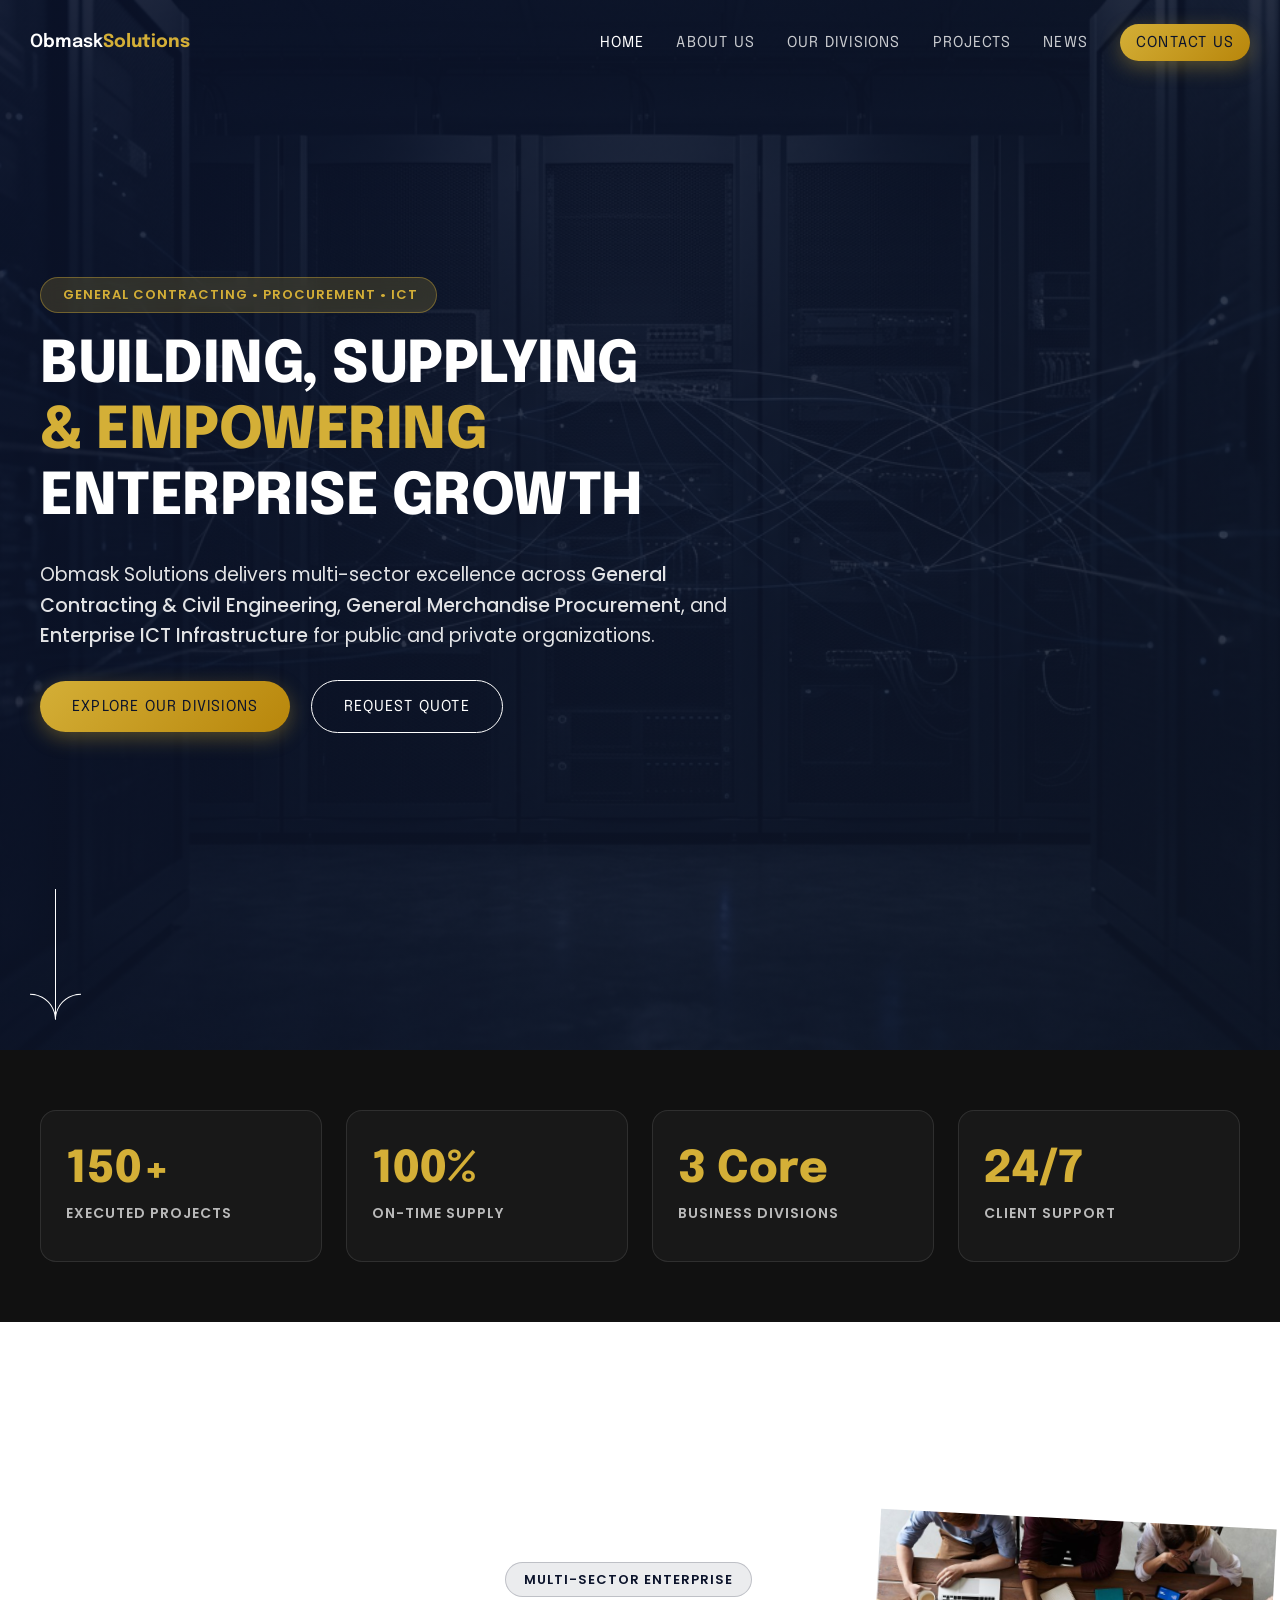
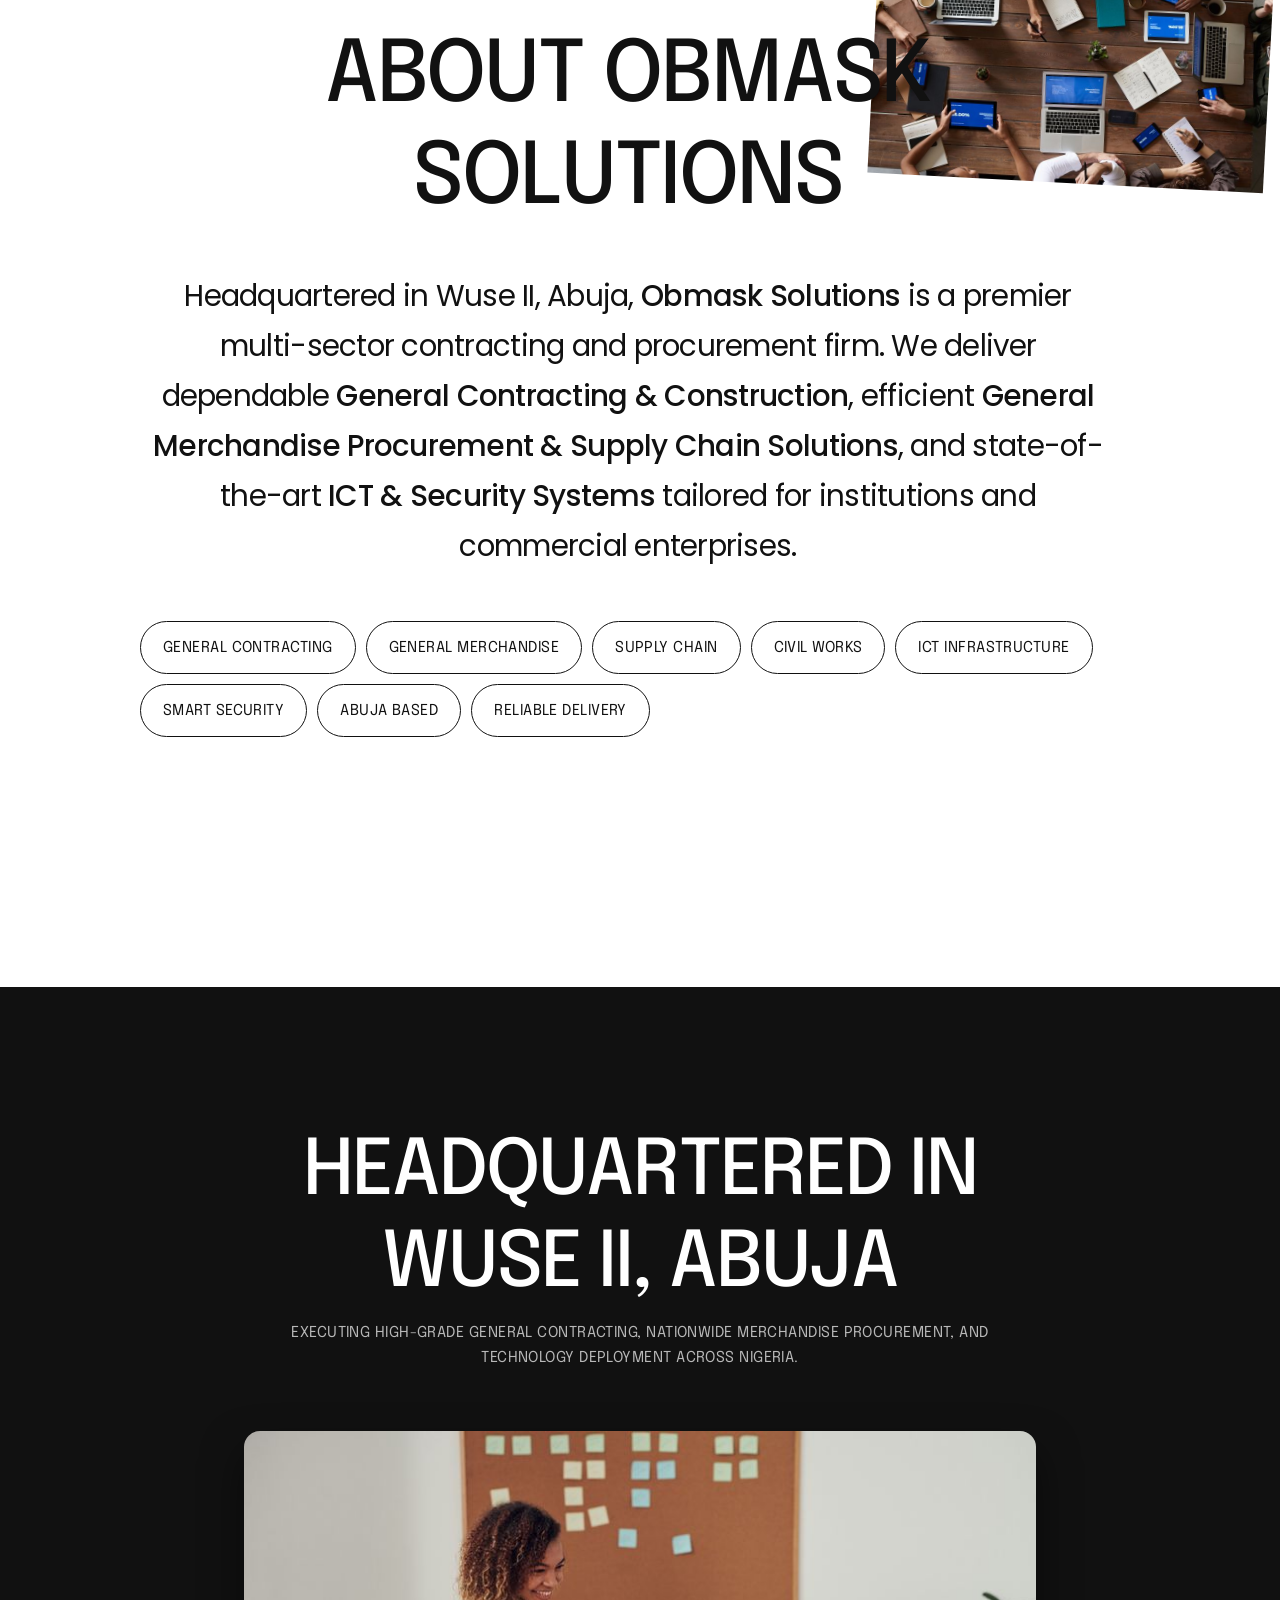
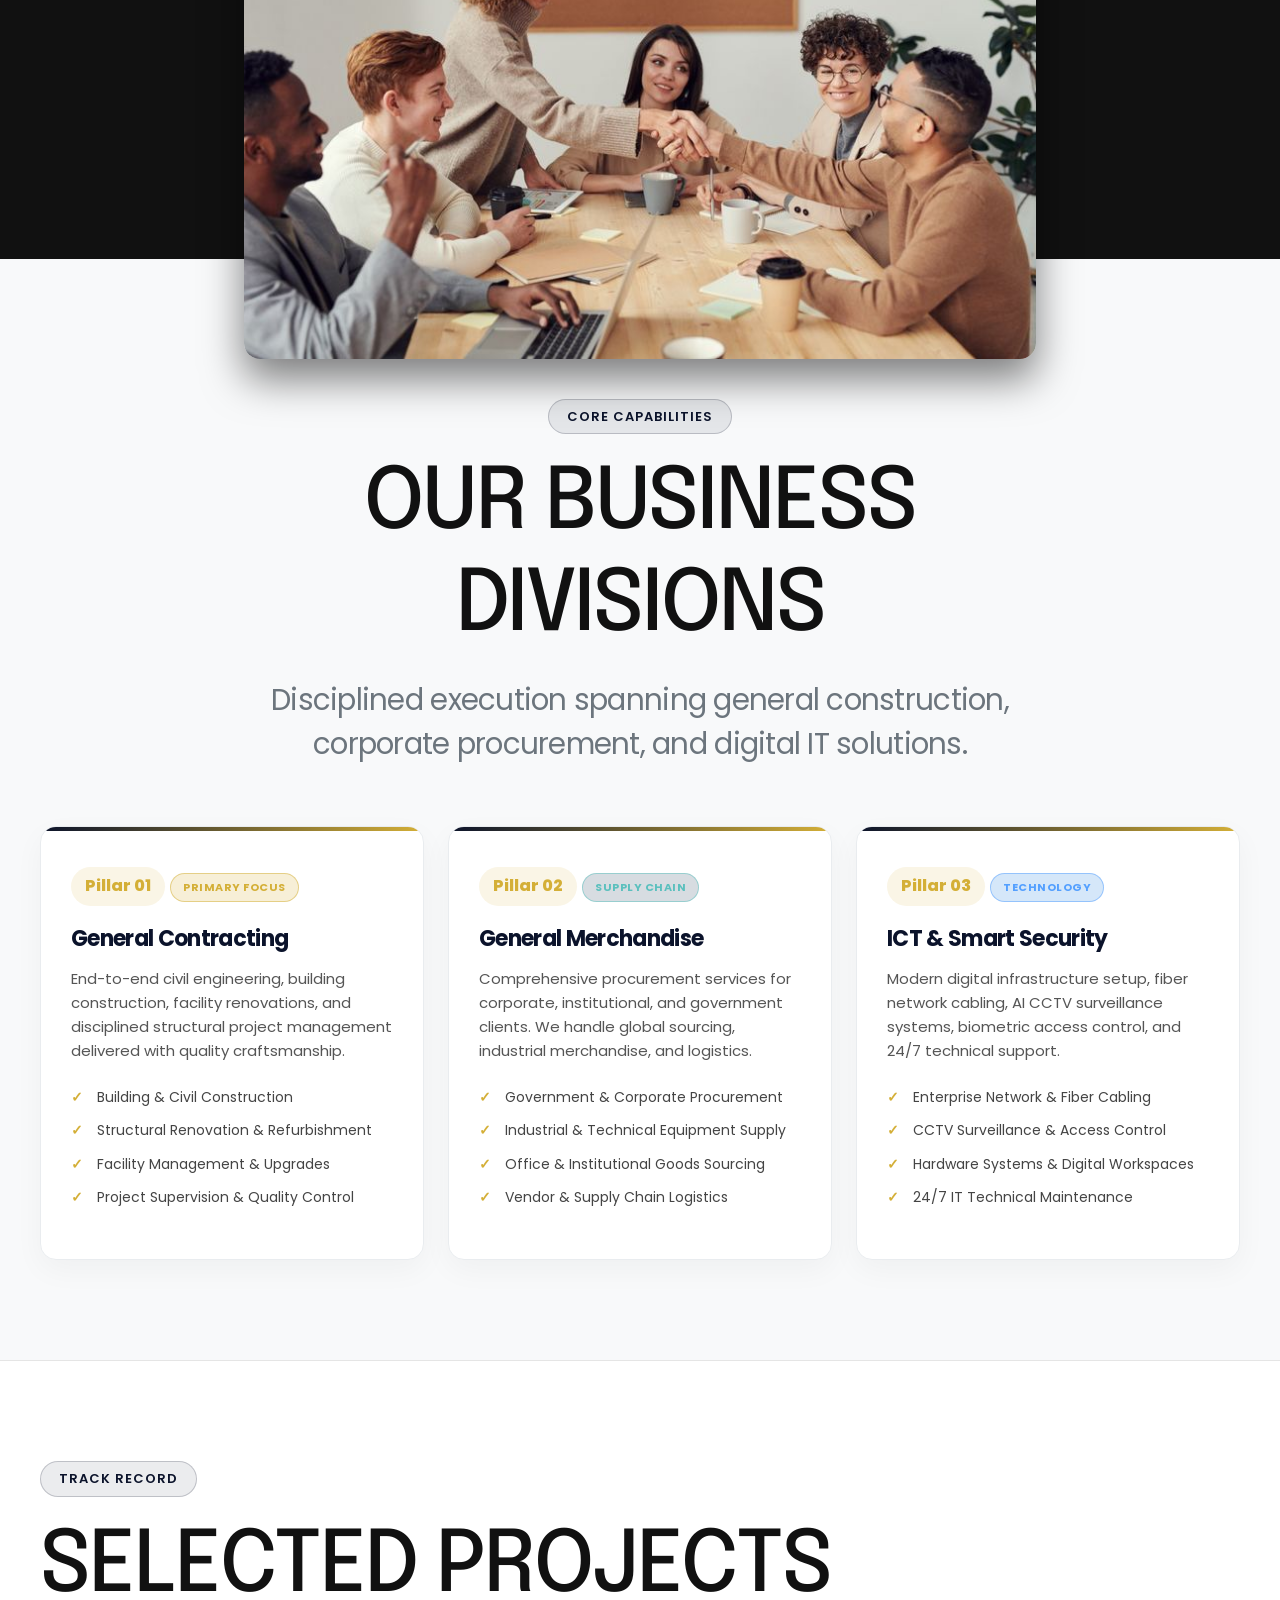
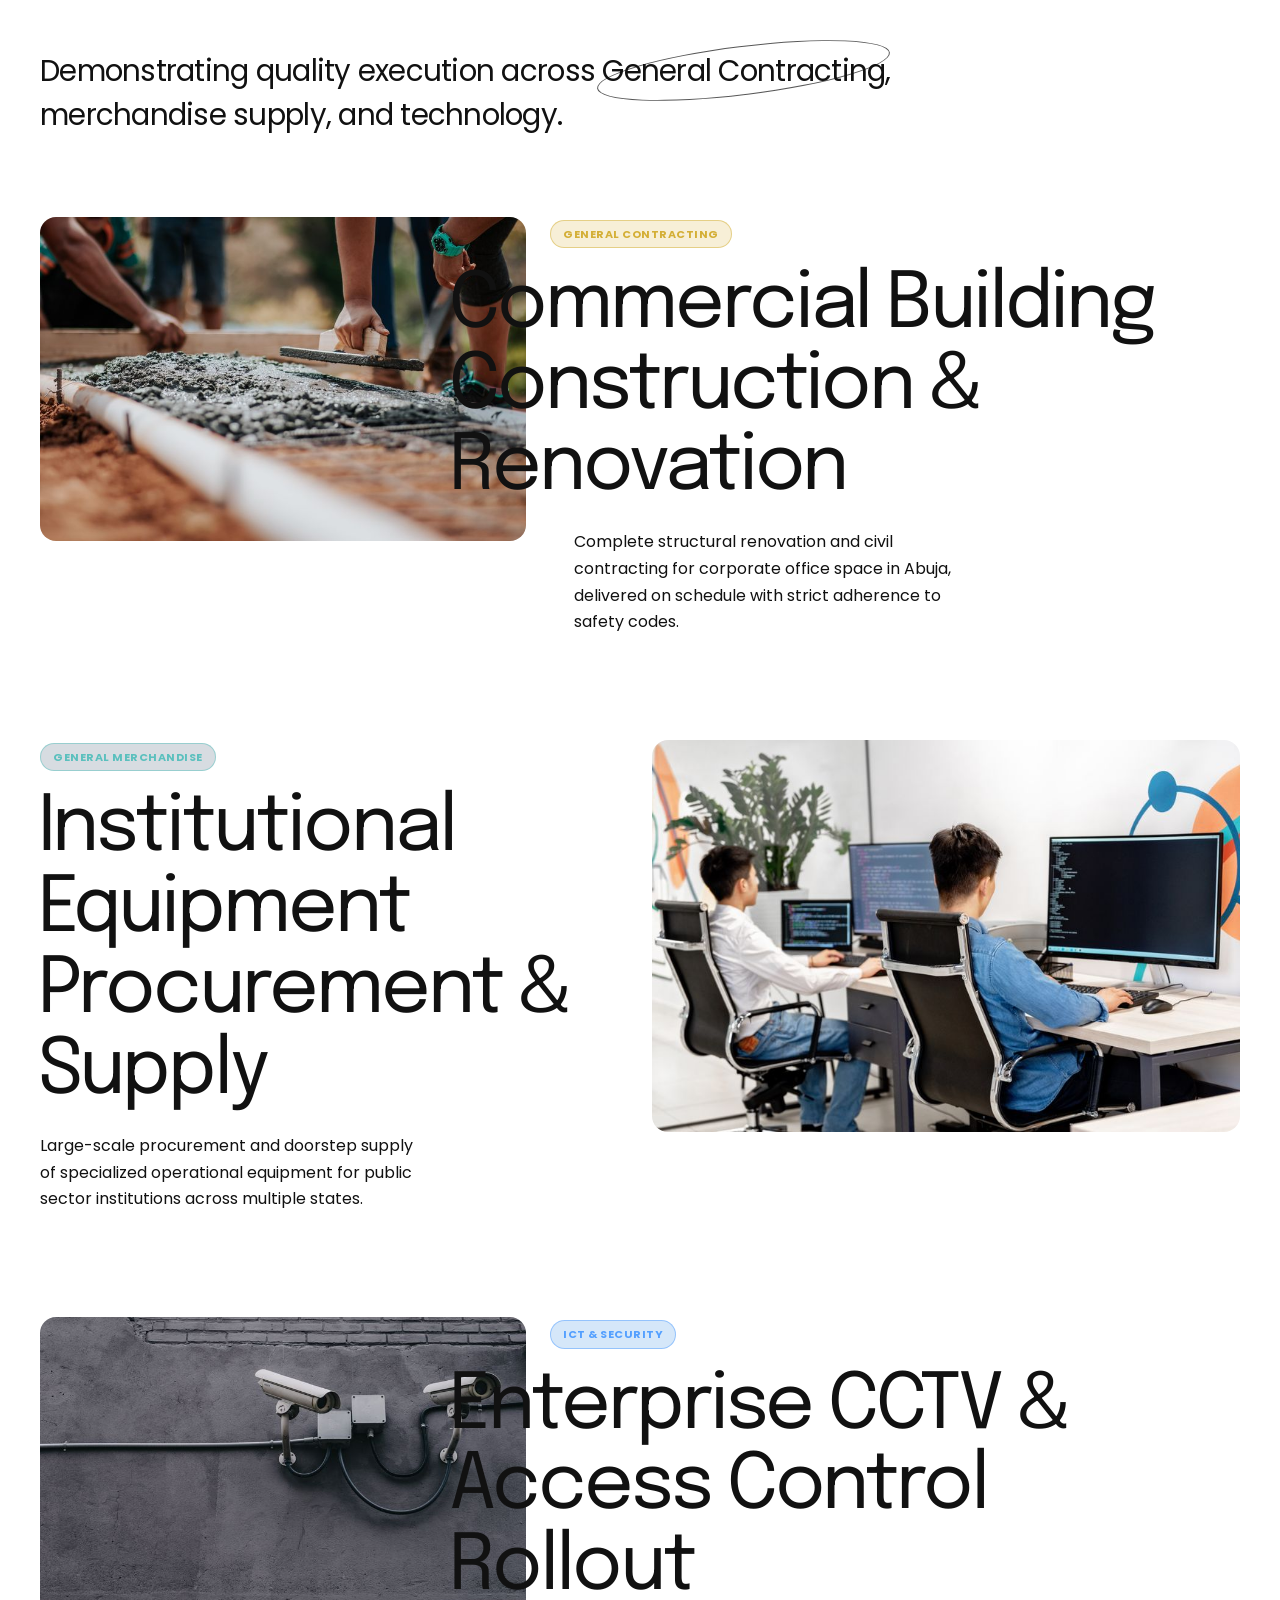
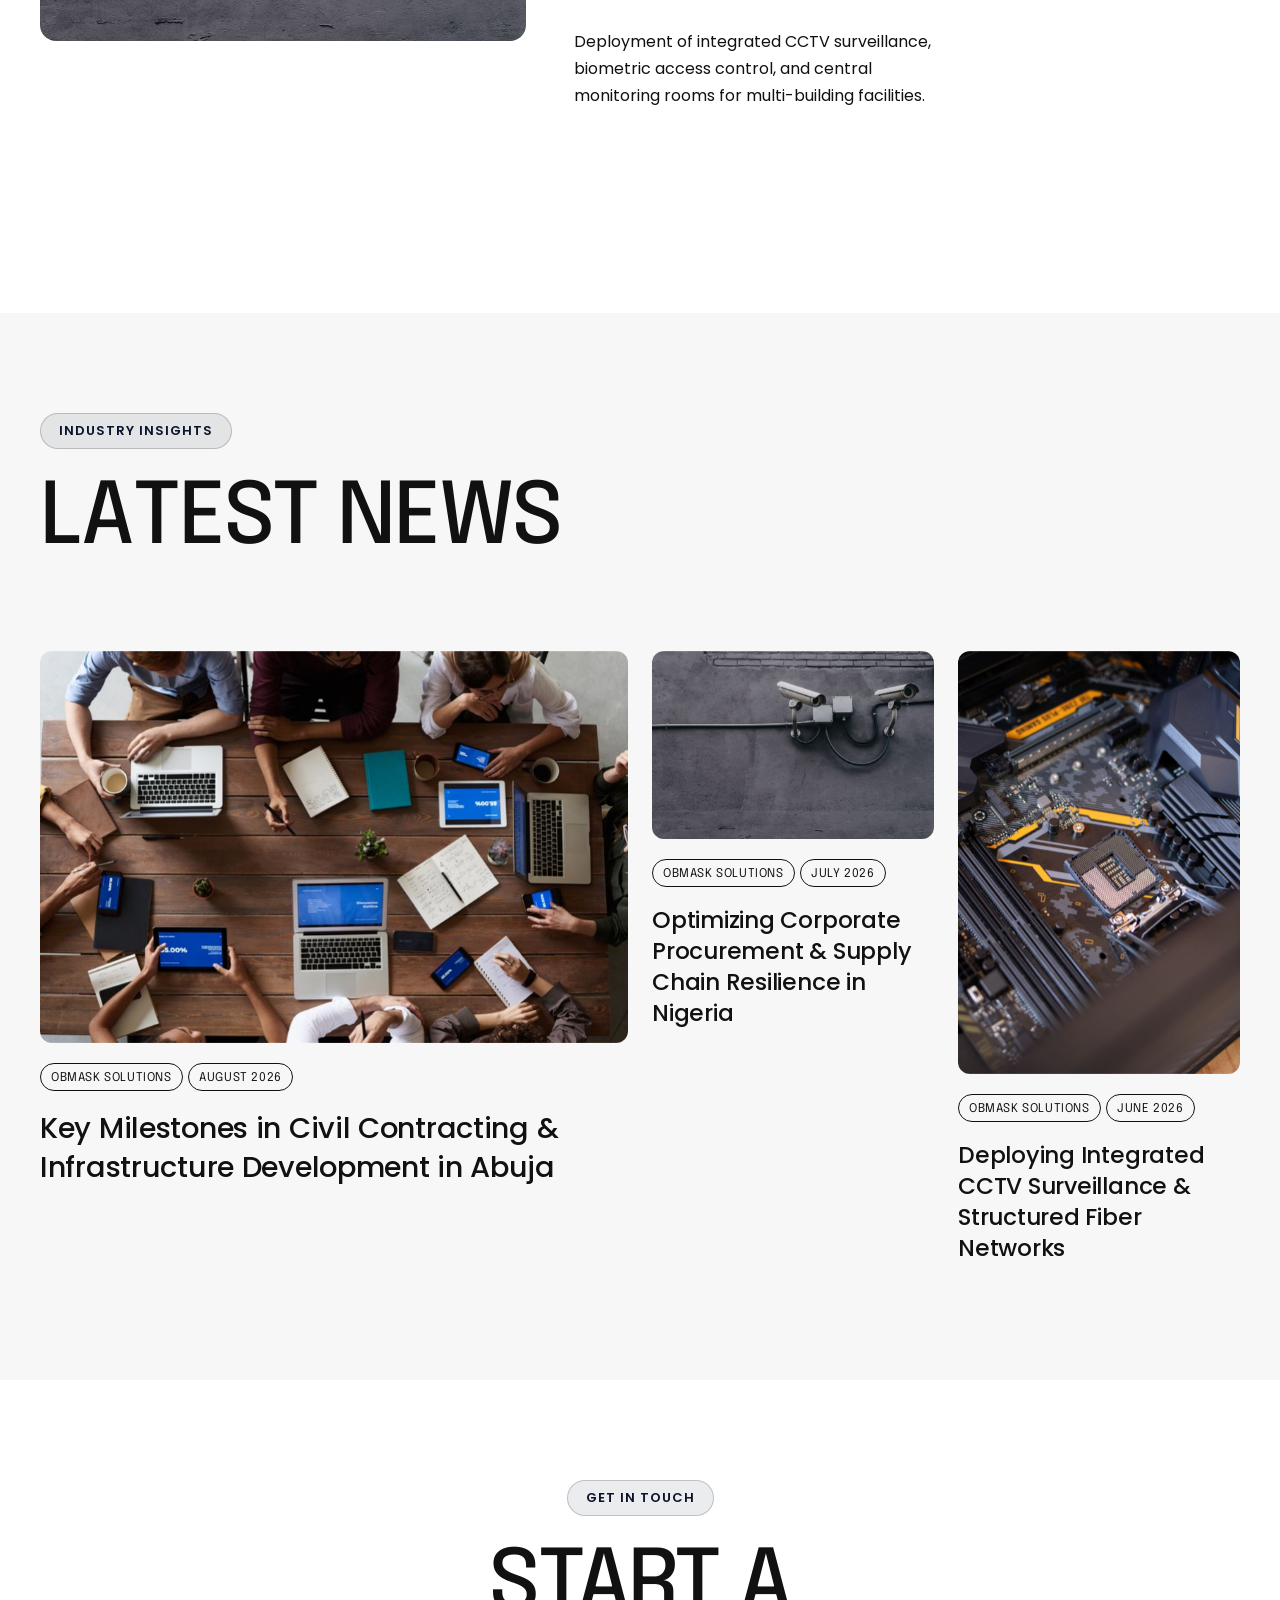
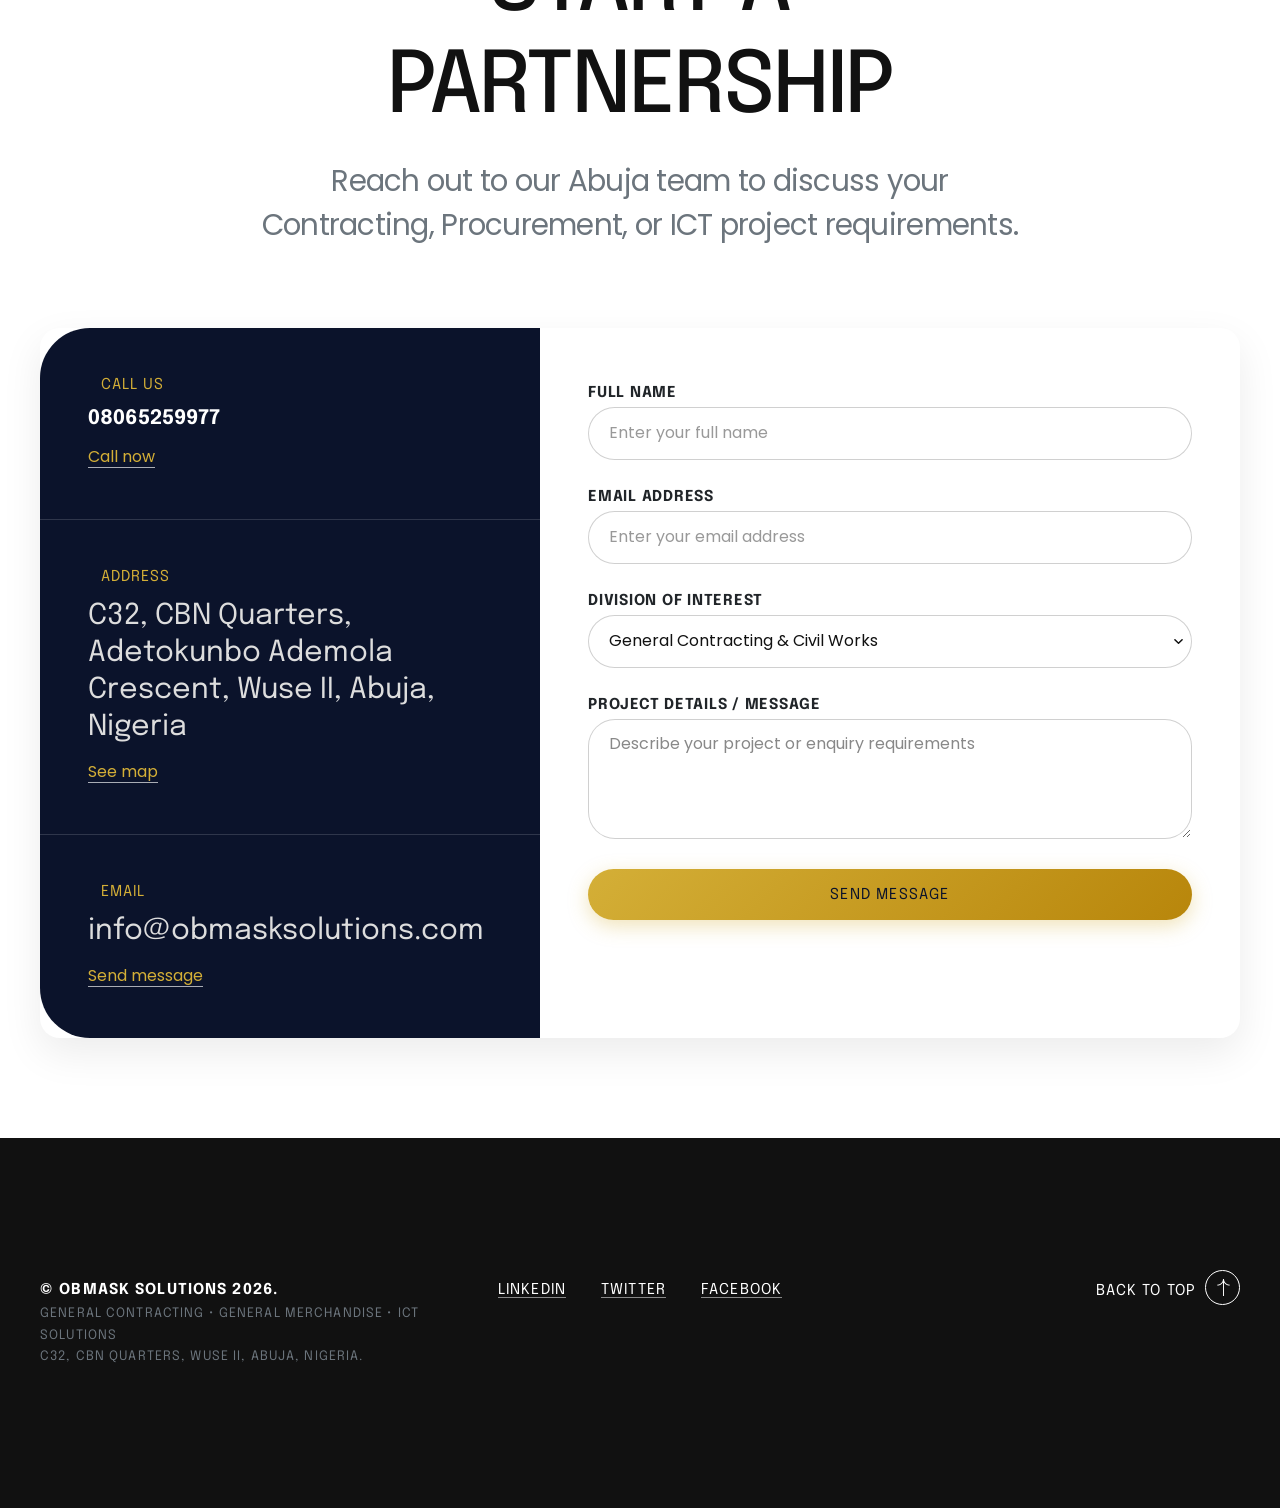
<file: index.html>
<!DOCTYPE html>
<html lang="en">
    <head>
        <title>Obmask Solutions | General Contracting, Procurement & ICT</title>
        <meta name="description" content="Obmask Solutions delivers premier General Contracting, General Merchandise Procurement, and Enterprise ICT Infrastructure across Nigeria and West Africa.">  
        <meta charset="utf-8">
        <meta name="author" content="Obmask Solutions">
        <meta name="viewport" content="width=device-width, initial-scale=1.0" />
        
        <!-- Favicon -->
        <link rel="icon" href="images/favicon.png" type="image/png" sizes="any">
        <link rel="icon" href="images/favicon.svg" type="image/svg+xml">         

        <!-- CSS -->
        <link rel="stylesheet" href="css/bootstrap.min.css">
        <link rel="stylesheet" href="css/style.css">
        <link rel="stylesheet" href="css/style-responsive.css">
        <link rel="stylesheet" href="css/vertical-rhythm.min.css">
        <link rel="stylesheet" href="css/magnific-popup.css">
        <link rel="stylesheet" href="css/owl.carousel.css">
        <link rel="stylesheet" href="css/splitting.css">
        <link rel="stylesheet" href="css/YTPlayer.css">
        <link rel="stylesheet" href="css/demo-brutalist/demo-brutalist.css">
        
        <!-- FontAwesome -->
        <link rel="stylesheet" href="css/font-awesome-brands.css">
        <link rel="stylesheet" href="css/icons.css">

        <!-- Google Fonts -->
        <link rel="preconnect" href="https://fonts.googleapis.com">
        <link rel="preconnect" href="https://fonts.gstatic.com" crossorigin>
        <link href="https://fonts.googleapis.com/css2?family=Epilogue:wght@400;600;700;800&family=Poppins:wght@300;400;500;600;700&display=swap" rel="stylesheet">      
    </head>
    <body class="appear-animate">
        
        <!-- Page Loader -->   
        <div class="page-loader">
            <div class="loader">Loading...</div>
        </div>
        <!-- End Page Loader -->

        <!-- Skip to Content -->
        <a href="#main" class="btn skip-to-content">Skip to Content</a>
        <!-- End Skip to Content -->
        
        <!-- Page Wrap -->
        <div class="page" id="top">
            
            <!-- Navigation Panel -->
            <nav class="main-nav dark transparent stick-fixed wow-menubar">
                <div class="main-nav-sub full-wrapper">
                    
                    <div class="nav-logo-wrap local-scroll">
                        <a href="index.html" class="logo font-alt text-white">
                            Obmask <span style="color: #D4AF37; font-weight: 700;">Solutions</span>
                        </a>
                    </div>
                    
                    <!-- Mobile Menu Button -->
                    <div class="mobile-nav" role="button" tabindex="0">
                        <i class="mobile-nav-icon"></i>
                        <span class="visually-hidden">Menu</span>
                    </div>
                    
                    <!-- Main Menu -->
                    <div class="inner-nav desktop-nav font-alt">
                        <ul class="clearlist local-scroll justify-content-end">                            
                            <li><a href="index.html" class="active" data-btn-animate="y">Home</a></li>
                            <li><a href="about.html" data-btn-animate="y">About Us</a></li>
                            <li><a href="#services" data-btn-animate="y">Our Divisions</a></li>
                            <li><a href="#portfolio" data-btn-animate="y">Projects</a></li>
                            <li><a href="#blog" data-btn-animate="y">News</a></li>
                            <li>
                                <a href="#contact" class="opacity-1 no-hover">
                                    <span class="btn btn-mod btn-medium btn-amber btn-circle" data-btn-animate="y">Contact Us</span>
                                </a>
                            </li>
                        </ul>                        
                    </div>
                    <!-- End Main Menu -->
                    
                </div>
            </nav>
            <!-- End Navigation Panel -->
            
            <main id="main">
            
                <!-- Home Section -->
                <section class="home-section light-content position-relative" style="background: linear-gradient(135deg, rgba(11, 19, 43, 0.88) 0%, rgba(15, 23, 42, 0.82) 100%), url('images/hero-bg.jpg') center/cover no-repeat; padding-top: 90px; padding-bottom: 60px;" id="home">
                    <div class="container min-height-100vh d-flex align-items-center">
                        
                        <!-- Home Section Content -->
                        <div class="home-content text-start w-100" style="margin-top: -70px;">                            
                            <div style="max-width: 850px;">
                                
                                <div class="mb-15">
                                    <span class="obmask-badge" style="backdrop-filter: blur(8px); background: rgba(212, 175, 55, 0.18);">
                                        <i class="icon-wrench"></i> General Contracting • Procurement • ICT
                                    </span>
                                </div>
                                
                                <h1 class="font-alt uppercase mb-25 text-white" style="font-size: clamp(2.2rem, 4.5vw, 4.2rem); font-weight: 800; line-height: 1.15; letter-spacing: -0.5px;">
                                    Building, Supplying <br>
                                    <span style="color: #D4AF37;">& Empowering</span> <br>
                                    Enterprise Growth
                                </h1>
                                
                                <p class="mb-35 text-white-80 wow fadeInUp" data-wow-delay="0.2s" style="max-width: 720px; font-size: 19px; line-height: 1.6; font-weight: 400;">
                                    Obmask Solutions delivers multi-sector excellence across <strong>General Contracting & Civil Engineering</strong>, <strong>General Merchandise Procurement</strong>, and <strong>Enterprise ICT Infrastructure</strong> for public and private organizations.
                                </p>                                
                                
                                <div class="local-scroll wow fadeInUp" data-wow-delay="0.4s">
                                    <a href="#services" class="btn btn-mod btn-large btn-circle btn-amber me-3 mb-xs-10">Explore Our Divisions</a>
                                    <a href="#contact" class="btn btn-mod btn-large btn-circle btn-border-w">Request Quote</a>
                                </div>
                                
                            </div>                       
                        </div>
                        <!-- End Home Section Content -->
                        
                        <!-- Scroll Down -->
                        <div class="local-scroll scroll-down-wrap-2 wow fadeInUp" data-wow-offset="0">
                            <div class="full-wrapper">
                                <a href="#stats" class="scroll-down-2">
                                    <img src="images/demo-brutalist/arrow-down.svg" alt="Scroll Down" />
                                </a>
                            </div>
                        </div>
                        <!-- End Scroll Down -->
                        
                    </div>
                </section>
                <!-- End Home Section -->
                
                
                <!-- Stats Section -->
                <section class="page-section bg-dark-1 light-content pt-60 pb-60" id="stats">
                    <div class="container">
                        <div class="row g-4">
                            
                            <div class="col-6 col-lg-3 wow fadeInUp" data-wow-delay="0.1s">
                                <div class="obmask-stat-card">
                                    <div class="obmask-stat-number">150+</div>
                                    <div class="obmask-stat-label">Executed Projects</div>
                                </div>
                            </div>
                            
                            <div class="col-6 col-lg-3 wow fadeInUp" data-wow-delay="0.2s">
                                <div class="obmask-stat-card">
                                    <div class="obmask-stat-number">100%</div>
                                    <div class="obmask-stat-label">On-Time Supply</div>
                                </div>
                            </div>
                            
                            <div class="col-6 col-lg-3 wow fadeInUp" data-wow-delay="0.3s">
                                <div class="obmask-stat-card">
                                    <div class="obmask-stat-number">3 Core</div>
                                    <div class="obmask-stat-label">Business Divisions</div>
                                </div>
                            </div>
                            
                            <div class="col-6 col-lg-3 wow fadeInUp" data-wow-delay="0.4s">
                                <div class="obmask-stat-card">
                                    <div class="obmask-stat-number">24/7</div>
                                    <div class="obmask-stat-label">Client Support</div>
                                </div>
                            </div>
                            
                        </div>
                    </div>
                </section>
                <!-- End Stats Section -->
                
                
                <!-- About Section -->
                <section class="page-section pt-100 pb-100" id="about">
                    <div class="container position-relative">
                    
                        <div class="row page-section relative z-index-1">
                            <div class="col-lg-10 offset-lg-1 text-center">
                                
                                <span class="obmask-badge-dark obmask-badge">Multi-Sector Enterprise</span>
                                
                                <h2 class="section-title-large font-alt uppercase mb-40 mt-10">
                                    <span class="wow charsAnimInLong" data-splitting="chars">About Obmask Solutions</span>
                                </h2>
                                
                                <p class="section-descr-large mb-50 wow fadeInUp" data-wow-delay="0.1s" style="line-height: 1.7;">
                                    Headquartered in Wuse II, Abuja, <strong>Obmask Solutions</strong> is a premier multi-sector contracting and procurement firm. We deliver dependable <strong>General Contracting & Construction</strong>, efficient <strong>General Merchandise Procurement & Supply Chain Solutions</strong>, and state-of-the-art <strong>ICT & Security Systems</strong> tailored for institutions and commercial enterprises.
                                </p>
                                
                                <ul class="section-features font-alt clearlist uppercase wow fadeInUp" data-wow-delay="0.2s">
                                    <li>General Contracting</li>
                                    <li>General Merchandise</li>
                                    <li>Supply Chain</li>
                                    <li>Civil Works</li>
                                    <li>ICT Infrastructure</li>
                                    <li>Smart Security</li>
                                    <li>Abuja Based</li>
                                    <li>Reliable Delivery</li>
                                </ul>
                                
                            </div>
                        </div>
                        
                        <!-- Image -->
                        <div class="row section-image-1-wrap" data-rellax-y data-rellax-speed="1" data-rellax-percentage="0.3">
                            <div class="col-5 offset-7 col-sm-4 offset-sm-8">
                                <img src="images/about-team.jpg" class="section-image-1" alt="Obmask Solutions general contracting team" />
                            </div>
                        </div>
                        <!-- End Image -->
                    
                    </div>
                </section>
                <!-- End About Section -->
                
                
                <!-- Based in Abuja Section -->
                <section class="page-section bg-dark-1 light-content pb-0 z-index-1">
                    <div class="container position-relative">                    
                        
                         <div class="row">
                             <div class="col-md-10 offset-md-1 col-lg-8 offset-lg-2 text-center">
                                 <h2 class="section-title-medium font-alt uppercase mb-10">
                                     <span class="wow charsAnimInLong" data-splitting="chars">Headquartered in Wuse II, Abuja</span>
                                 </h2>
                                 <p class="section-title-descr font-alt mb-0 wow fadeInUp" data-wow-delay="0.1s" style="color: rgba(255,255,255,0.7);">
                                     Executing high-grade general contracting, nationwide merchandise procurement, and technology deployment across Nigeria.
                                 </p>
                                 <img src="images/abuja-team.jpg" class="mt-60 mt-md-40 mt-sm-20 mb-n100 mb-md-n70 mb-sm-n50" alt="Obmask Solutions operations team in Abuja" style="border-radius: 16px; box-shadow: 0 20px 40px rgba(0,0,0,0.5);" />
                             </div>
                         </div>
                    
                    </div>
                </section>
                <!-- End Based in Abuja Section -->
                
                
                <!-- Services Section -->
                <section class="page-section pt-140 pb-100" id="services" style="background-color: #F8F9FA;">
                    <div class="container position-relative">
                    
                        <div class="row mb-60 text-center">
                            <div class="col-lg-8 offset-lg-2">
                                <span class="obmask-badge obmask-badge-dark">Core Capabilities</span>
                                <h2 class="section-title-large font-alt uppercase mb-20">
                                    Our Business Divisions
                                </h2>
                                <p class="section-descr-large mb-0 text-muted">
                                    Disciplined execution spanning general construction, corporate procurement, and digital IT solutions.
                                </p>
                            </div>
                        </div>
                        
                        <!-- Services 3-Pillar Cards -->
                        <div class="row g-4">
                            
                            <!-- Division 1: General Contracting -->
                            <div class="col-lg-4 col-md-6 wow fadeInUp" data-wow-delay="0.1s">
                                <div class="obmask-service-card">
                                    <span class="obmask-service-num">Pillar 01</span>
                                    <span class="obmask-pill-tag obmask-pill-contracting">Primary Focus</span>
                                    <h3 class="obmask-service-title">General Contracting</h3>
                                    <p class="obmask-service-text">
                                        End-to-end civil engineering, building construction, facility renovations, and disciplined structural project management delivered with quality craftsmanship.
                                    </p>
                                    <ul class="obmask-feature-list">
                                        <li>Building & Civil Construction</li>
                                        <li>Structural Renovation & Refurbishment</li>
                                        <li>Facility Management & Upgrades</li>
                                        <li>Project Supervision & Quality Control</li>
                                    </ul>
                                </div>
                            </div>
                            
                            <!-- Division 2: General Merchandise -->
                            <div class="col-lg-4 col-md-6 wow fadeInUp" data-wow-delay="0.2s">
                                <div class="obmask-service-card">
                                    <span class="obmask-service-num">Pillar 02</span>
                                    <span class="obmask-pill-tag obmask-pill-merchandise">Supply Chain</span>
                                    <h3 class="obmask-service-title">General Merchandise</h3>
                                    <p class="obmask-service-text">
                                        Comprehensive procurement services for corporate, institutional, and government clients. We handle global sourcing, industrial merchandise, and logistics.
                                    </p>
                                    <ul class="obmask-feature-list">
                                        <li>Government & Corporate Procurement</li>
                                        <li>Industrial & Technical Equipment Supply</li>
                                        <li>Office & Institutional Goods Sourcing</li>
                                        <li>Vendor & Supply Chain Logistics</li>
                                    </ul>
                                </div>
                            </div>
                            
                            <!-- Division 3: ICT & Security -->
                            <div class="col-lg-4 col-md-6 wow fadeInUp" data-wow-delay="0.3s">
                                <div class="obmask-service-card">
                                    <span class="obmask-service-num">Pillar 03</span>
                                    <span class="obmask-pill-tag obmask-pill-ict">Technology</span>
                                    <h3 class="obmask-service-title">ICT & Smart Security</h3>
                                    <p class="obmask-service-text">
                                        Modern digital infrastructure setup, fiber network cabling, AI CCTV surveillance systems, biometric access control, and 24/7 technical support.
                                    </p>
                                    <ul class="obmask-feature-list">
                                        <li>Enterprise Network & Fiber Cabling</li>
                                        <li>CCTV Surveillance & Access Control</li>
                                        <li>Hardware Systems & Digital Workspaces</li>
                                        <li>24/7 IT Technical Maintenance</li>
                                    </ul>
                                </div>
                            </div>
                            
                        </div>
                    
                    </div>
                </section>
                <!-- End Services Section -->
                
                
                <!-- Divider -->
                <hr class="mt-0 mb-0"/>
                <!-- End Divider -->
                
                
                <!-- Portfolio Section -->
                <section class="page-section pt-100 pb-100" id="portfolio">
                    <div class="container position-relative">
                    
                        <div class="row mb-80 mb-md-50">
                            
                            <div class="col-md-8 col-lg-9 mb-sm-30">
                                <span class="obmask-badge obmask-badge-dark">Track Record</span>
                                <h2 class="section-title-large font-alt uppercase mb-30">
                                    <span class="wow charsAnimInLong" data-splitting="chars">Selected Projects</span>
                                </h2>
                                
                                <p class="section-descr-large mb-0 wow fadeInUp">
                                    Demonstrating quality execution across <span class="mark-decoration-2">General Contracting</span>, merchandise supply, and technology.
                                </p>
                            </div>
                            
                        </div>
                        
                        <!-- Portfolio Grid -->
                        <div>
                            
                            <!-- Portfolio Item 1: Contracting -->
                            <div class="portfolio-1-item row mb-80 mb-sm-50 wow fadeInUp" data-wow-delay="0.1s">
                                <div class="col-md-5 mb-sm-30">
                                    <div class="portfolio-1-image" style="border-radius: 16px; overflow: hidden;">
                                        <a href="#contact"><img src="images/service-3.jpg" loading="lazy" width="700" height="848" alt="General contracting commercial building construction" /></a>
                                    </div>
                                </div>
                                <div class="col-md-7 d-flex align-items-center">
                                    <div>
                                        <span class="obmask-pill-tag obmask-pill-contracting">General Contracting</span>
                                        <h3 class="portfolio-1-title font-alt mb-20 mt-10"><a href="#contact">Commercial Building Construction & Renovation</a></h3>
                                        <div class="ps-md-2 ps-lg-4">
                                            <div class="row">
                                                <div class="col-md-10 col-lg-8 col-xl-7">
                                                    <p class="portfolio-1-descr">Complete structural renovation and civil contracting for corporate office space in Abuja, delivered on schedule with strict adherence to safety codes.</p>
                                                </div>
                                            </div>
                                        </div>
                                    </div>
                                </div>
                            </div>
                            <!-- End Portfolio Item 1 -->
                            
                            <!-- Portfolio Item 2: Merchandise -->
                            <div class="portfolio-1-item row mb-80 mb-sm-50 wow fadeInUp" data-wow-delay="0.1s">                                
                                <div class="col-md-6 d-flex align-items-center">
                                    <div>
                                        <span class="obmask-pill-tag obmask-pill-merchandise">General Merchandise</span>
                                        <h3 class="portfolio-1-title font-alt mb-20 ms-0 mt-10"><a href="#contact">Institutional Equipment Procurement & Supply</a></h3>
                                        <div class="row">
                                            <div class="col-md-11 col-lg-9 col-xl-8">
                                                <p class="portfolio-1-descr">Large-scale procurement and doorstep supply of specialized operational equipment for public sector institutions across multiple states.</p>
                                            </div>
                                        </div>
                                    </div>
                                </div>
                                <div class="col-md-6 order-first order-md-last mb-sm-30">
                                    <div class="portfolio-1-image" style="border-radius: 16px; overflow: hidden;">
                                        <a href="#contact"><img src="images/portfolio-1.jpg" loading="lazy" width="848" height="700" alt="Corporate merchandise procurement supply" /></a>
                                    </div>
                                </div>
                            </div>
                            <!-- End Portfolio Item 2 -->
                            
                            <!-- Portfolio Item 3: ICT & Security -->
                            <div class="portfolio-1-item row mb-80 mb-sm-50 wow fadeInUp" data-wow-delay="0.1s">
                                <div class="col-md-5 mb-sm-30">
                                    <div class="portfolio-1-image" style="border-radius: 16px; overflow: hidden;">
                                        <a href="#contact"><img src="images/service-2.jpg" loading="lazy" width="700" height="848" alt="Smart CCTV security surveillance setup" /></a>
                                    </div>
                                </div>
                                <div class="col-md-7 d-flex align-items-center">
                                    <div>
                                        <span class="obmask-pill-tag obmask-pill-ict">ICT & Security</span>
                                        <h3 class="portfolio-1-title font-alt mb-20 mt-10"><a href="#contact">Enterprise CCTV & Access Control Rollout</a></h3>
                                        <div class="ps-md-2 ps-lg-4">
                                            <div class="row">
                                                <div class="col-md-10 col-lg-8 col-xl-7">
                                                    <p class="portfolio-1-descr">Deployment of integrated CCTV surveillance, biometric access control, and central monitoring rooms for multi-building facilities.</p>
                                                </div>
                                            </div>
                                        </div>
                                    </div>
                                </div>
                            </div>
                            <!-- End Portfolio Item 3 -->
                            
                        </div>
                        <!-- End Portfolio Grid -->
                    
                    </div>
                </section>
                <!-- End Portfolio Section -->
                
                
                <!-- Blog / News Section -->
                <section class="page-section bg-gray-light-2 pt-100 pb-100" id="blog">
                    <div class="container position-relative">
                    
                        <div class="row mb-80">
                            <div class="col-md-8 col-lg-9">
                                <span class="obmask-badge obmask-badge-dark">Industry Insights</span>
                                <h2 class="section-title-large font-alt uppercase mb-0">
                                    <span class="wow charsAnimInLong" data-splitting="chars">Latest News</span>
                                </h2>
                            </div>
                        </div>
                        
                        <div class="row mt-n30">
                            
                            <!-- Post Item 1 -->
                            <div class="post-prev-1 col-lg-6 mt-30 wow fadeInLeft">                                
                                <div class="post-prev-1-img" style="border-radius: 12px; overflow: hidden;">
                                    <a href="#contact"><img src="images/blog-1.jpg" alt="General Contracting and Civil Infrastructure Projects" /></a>
                                </div>
                                <div class="post-prev-1-info mt-20">
                                    <span class="post-prev-1-infro-item"><span class="visually-hidden">Author:</span>Obmask Solutions</span>
                                    <span class="post-prev-1-infro-item"><span class="visually-hidden">Date:</span>August 2026</span>
                                </div>
                                <h3 class="post-prev-1-title large"><a href="#contact">Key Milestones in Civil Contracting & Infrastructure Development in Abuja</a></h3>
                            </div>
                            <!-- End Post Item 1 -->
                            
                            <!-- Post Item 2 -->
                            <div class="post-prev-1 col-sm-6 col-lg-3 mt-30 wow fadeInLeft" data-wow-delay="0.2s">                                
                                <div class="post-prev-1-img" style="border-radius: 12px; overflow: hidden;">
                                    <a href="#contact"><img src="images/blog-2.jpg" alt="Corporate Merchandise Procurement Best Practices" /></a>
                                </div>
                                <div class="post-prev-1-info mt-20">
                                    <span class="post-prev-1-infro-item"><span class="visually-hidden">Author:</span>Obmask Solutions</span>
                                    <span class="post-prev-1-infro-item"><span class="visually-hidden">Date:</span>July 2026</span>
                                </div> 
                                <h3 class="post-prev-1-title"><a href="#contact">Optimizing Corporate Procurement & Supply Chain Resilience in Nigeria</a></h3>
                            </div>
                            <!-- End Post Item 2 -->
                            
                            <!-- Post Item 3 -->
                            <div class="post-prev-1 col-sm-6 col-lg-3 mt-30 wow fadeInLeft" data-wow-delay="0.4s">                                
                                <div class="post-prev-1-img" style="border-radius: 12px; overflow: hidden;">
                                    <a href="#contact"><img src="images/blog-3.jpg" alt="Smart CCTV Surveillance and ICT Infrastructure" /></a>
                                </div>
                                <div class="post-prev-1-info mt-20">
                                    <span class="post-prev-1-infro-item"><span class="visually-hidden">Author:</span>Obmask Solutions</span>
                                    <span class="post-prev-1-infro-item"><span class="visually-hidden">Date:</span>June 2026</span>
                                </div>
                                <h3 class="post-prev-1-title"><a href="#contact">Deploying Integrated CCTV Surveillance & Structured Fiber Networks</a></h3>
                            </div>
                            <!-- End Post Item 3 -->
                            
                        </div>
                    
                    </div>
                </section>
                <!-- End Blog Section -->
                
                
                <!-- Contact Section -->
                <section class="page-section pt-100 pb-100" id="contact">
                    <div class="container position-relative">
                    
                        <div class="row mb-80 mb-md-50 text-center">
                            <div class="col-lg-8 offset-lg-2">
                                <span class="obmask-badge obmask-badge-dark">Get In Touch</span>
                                <h2 class="section-title-large font-alt uppercase mb-20">
                                    Start A Partnership
                                </h2>
                                <p class="section-descr-large mb-0 text-muted">
                                    Reach out to our Abuja team to discuss your Contracting, Procurement, or ICT project requirements.
                                </p>
                            </div>
                        </div>
                        
                        <div class="row g-0 wow fadeInUp" data-wow-delay="0.1s" style="border-radius: 20px; overflow: hidden; box-shadow: 0 15px 40px rgba(0,0,0,0.08);">
                            
                            <div class="col-lg-5 d-flex align-items-stretch mb-md-50">                                
                                <div class="contact-1-left light-content" style="background-color: #0B132B; width: 100%;">
                                    
                                    <div class="p-4 p-md-5">
                                        <h3 class="contact-1-title" style="color: #D4AF37;"><i class="fa-phone me-2"></i> Call Us</h3>
                                        <div class="contact-1-text" style="font-size: 20px; font-weight: bold; color: #fff;">
                                            08065259977
                                        </div>
                                        <div class="contact-1-link mt-10">
                                            <a href="tel:08065259977" style="color: #D4AF37;">Call now</a>
                                        </div>
                                    </div>
                                    
                                    <hr class="contact-1-line mt-0 mb-0" style="border-color: rgba(255,255,255,0.1);" />
                                    
                                    <div class="p-4 p-md-5">
                                        <h3 class="contact-1-title" style="color: #D4AF37;"><i class="fa-map-marker me-2"></i> Address</h3>
                                        <div class="contact-1-text mb-10" style="color: #ddd;">
                                            C32, CBN Quarters, Adetokunbo Ademola Crescent, Wuse II, Abuja, Nigeria
                                        </div>
                                        <div class="contact-1-link">
                                            <a href="https://goo.gl/maps/7Vw1PBhxx5BaXStr8" target="_blank" rel="noopener noreferrer" style="color: #D4AF37;">See map</a>
                                        </div>
                                    </div>
                                    
                                    <hr class="contact-1-line  mt-0 mb-0" style="border-color: rgba(255,255,255,0.1);" />
                                    
                                    <div class="p-4 p-md-5">
                                        <h3 class="contact-1-title" style="color: #D4AF37;"><i class="fa-envelope me-2"></i> Email</h3>
                                        <div class="contact-1-text text-break mb-10" style="color: #ddd;">
                                            info@obmasksolutions.com
                                        </div>
                                        <div class="contact-1-link">
                                            <a href="mailto:info@obmasksolutions.com" style="color: #D4AF37;">Send message</a>
                                        </div>
                                    </div>
                                    
                                </div>
                            </div>
                            
                            <div class="col-lg-7 d-flex align-items-stretch">
                                <div class="contact-1-right p-4 p-md-5" style="background-color: #fff; width: 100%;">
                                    
                                    <!-- Contact Form -->
                                    <form class="form contact-form" id="contact_form">
                                        
                                        <!-- Name -->
                                        <div class="form-group mb-20">
                                            <label for="name" class="fw-bold text-dark mb-1">Full Name</label>
                                            <input type="text" name="name" id="name" class="input-lg input-circle form-control" placeholder="Enter your full name" pattern=".{3,100}" required aria-required="true">
                                        </div>
                                        
                                        <!-- Email -->
                                        <div class="form-group mb-20">
                                            <label for="email" class="fw-bold text-dark mb-1">Email Address</label>
                                            <input type="email" name="email" id="email" class="input-lg input-circle form-control" placeholder="Enter your email address" pattern=".{5,100}" required aria-required="true">
                                        </div>
                                                    
                                        <!-- Service Interest -->
                                        <div class="form-group mb-20">
                                            <label for="service" class="fw-bold text-dark mb-1">Division of Interest</label>
                                            <select name="service" id="service" class="input-lg input-circle form-control">
                                                <option value="General Contracting">General Contracting & Civil Works</option>
                                                <option value="General Merchandise">General Merchandise & Procurement</option>
                                                <option value="ICT Infrastructure">ICT & Smart Security Solutions</option>
                                                <option value="Other Enquiries">Other Enquiries</option>
                                            </select>
                                        </div>

                                        <!-- Message -->
                                        <div class="form-group mb-20">
                                            <label for="message" class="fw-bold text-dark mb-1">Project Details / Message</label>
                                            <textarea name="message" id="message" class="input-lg input-circle form-control" style="height: 120px;" placeholder="Describe your project or enquiry requirements"></textarea>
                                        </div>
                                            
                                        <!-- Send Button -->
                                        <div class="pt-10">
                                            <button class="submit_btn btn btn-mod btn-large btn-amber btn-circle btn-full" id="submit_btn">
                                                <span>Send Message</span>
                                            </button>
                                        </div>   
                                                                                         
                                        <div id="result" role="region" aria-live="polite" aria-atomic="true"></div>
                                       
                                    </form>
                                    <!-- End Contact Form -->
                                    
                                </div>
                            </div>
                            
                        </div>
                        
                    </div>
                </section>
                <!-- End Contact Section -->
                
            </main>
            
            <!-- Footer -->
            <footer class="page-section footer-1 bg-dark-1 light-content">
                <div class="container">                    
                    <div class="row">
                        
                        <!-- Copyright -->
                        <div class="col-lg-4 text-center text-lg-start mb-md-50">
                            <div style="font-weight: 700; color: #fff;">© Obmask Solutions 2026.</div>
                            <div class="small text-muted">General Contracting • General Merchandise • ICT Solutions</div>
                            <div class="small text-muted">C32, CBN Quarters, Wuse II, Abuja, Nigeria.</div>
                        </div>
                        <!-- End Copyright -->
                        
                        <!-- Social Links -->
                        <div class="col-lg-4 fw-social-inline text-center mb-md-40">
                            
                            <div class="fw-social-inline-item">
                                <a href="#" target="_blank" rel="nofollow noopener" class="link-hover-anim align-middle" data-link-animate="y">LinkedIn</a>
                            </div>
                            
                            <div class="fw-social-inline-item">
                                <a href="#" target="_blank" rel="nofollow noopener" class="link-hover-anim" data-link-animate="y">Twitter</a>
                            </div>
                            
                            <div class="fw-social-inline-item">
                                <a href="#" target="_blank" rel="nofollow noopener" class="link-hover-anim" data-link-animate="y">Facebook</a>
                            </div>
                            
                        </div>
                        <!-- End Social Links -->
                        
                        <div class="col-lg-4 text-center text-lg-end local-scroll">
                            <a href="#top" class="fw-top-link">
                                <span class="fw-top-link-underline">Back to top</span>
                                <span class="icon ms-1">
                                    <i class="icon-arrow-up size-17"></i>
                                </span>
                            </a>
                        </div>
                        
                    </div>
                </div>                 
            </footer>
            <!-- End Footer -->
        
        </div>
        <!-- End Page Wrap -->      
        
        <!-- JS -->
        <script src="js/jquery.min.js"></script>
        <script src="js/bootstrap.bundle.min.js"></script>
        <script src="js/plugins.js"></script>
        <script src="js/jquery.ajaxchimp.min.js"></script>             
        <script src="js/contact-form.js"></script>        
        <script src="js/all.js"></script> 
        <!-- End JS -->       
        
    </body>
</html>
</file>
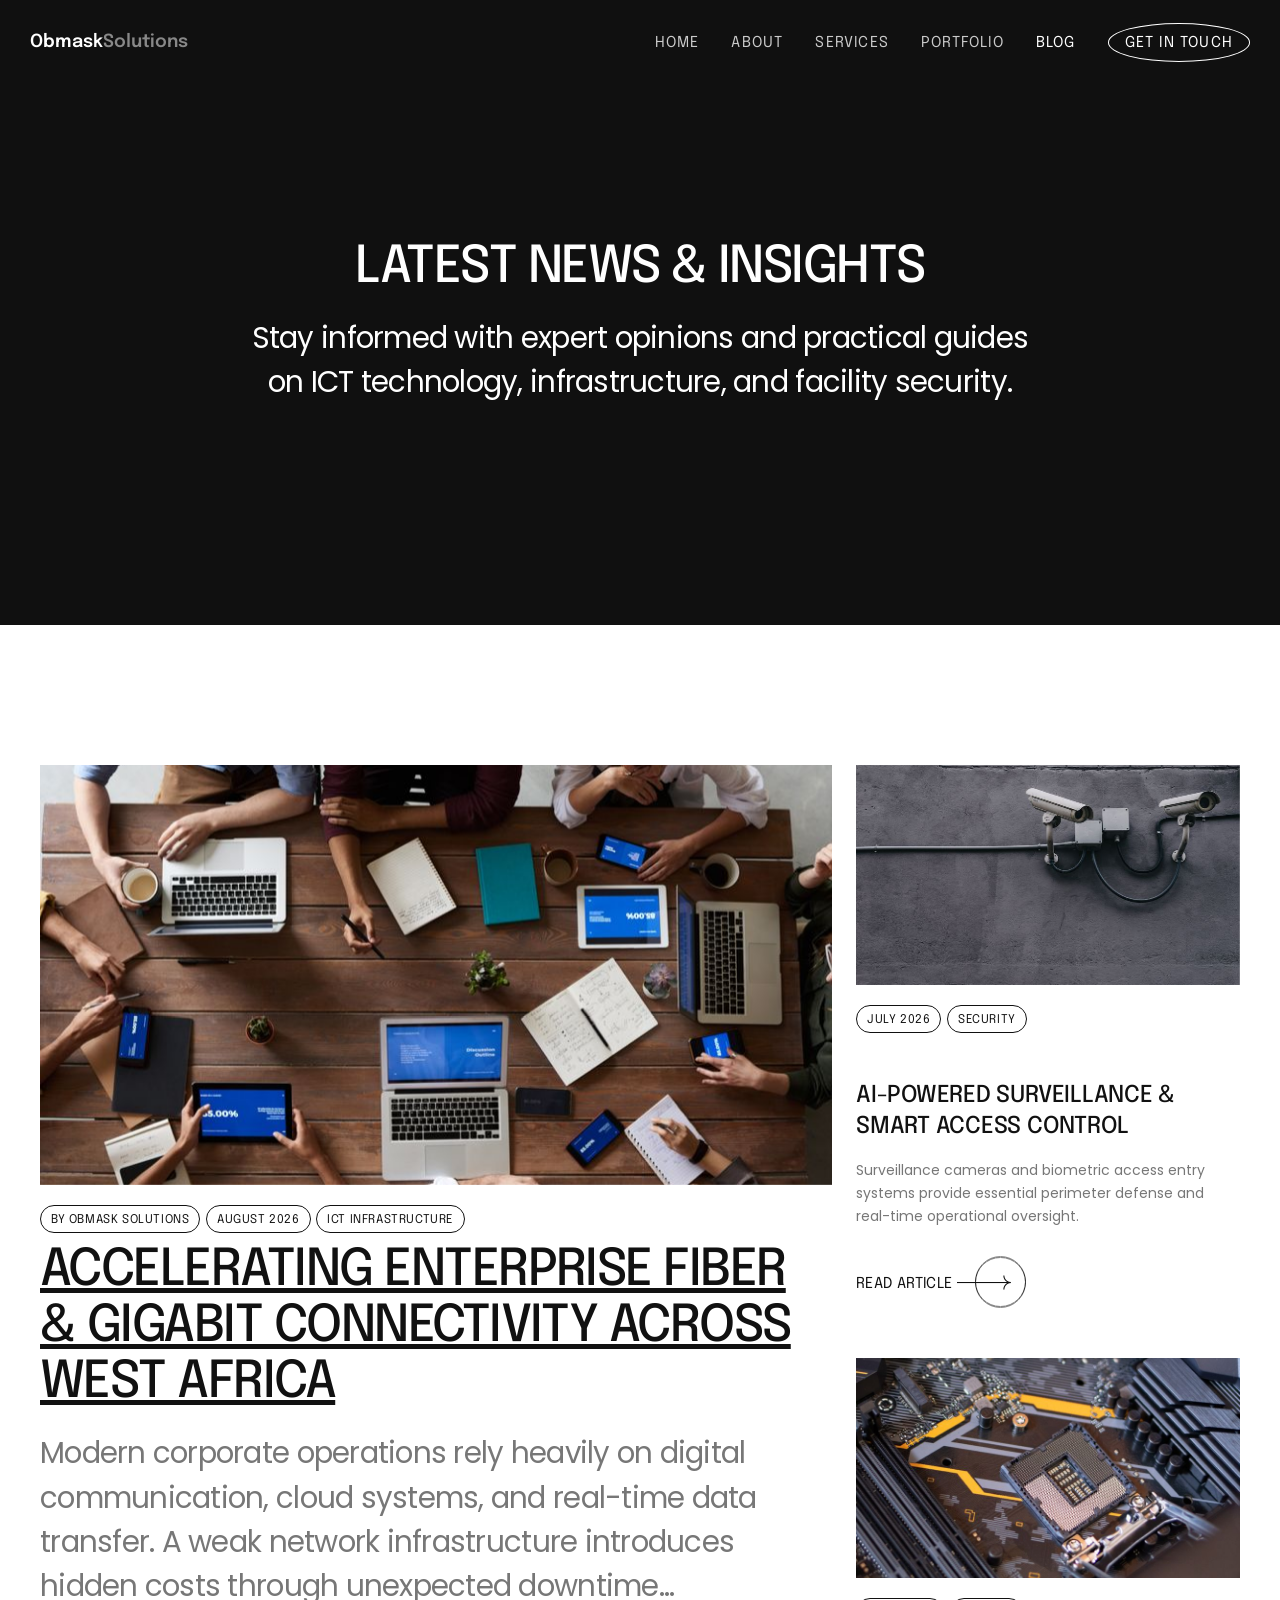
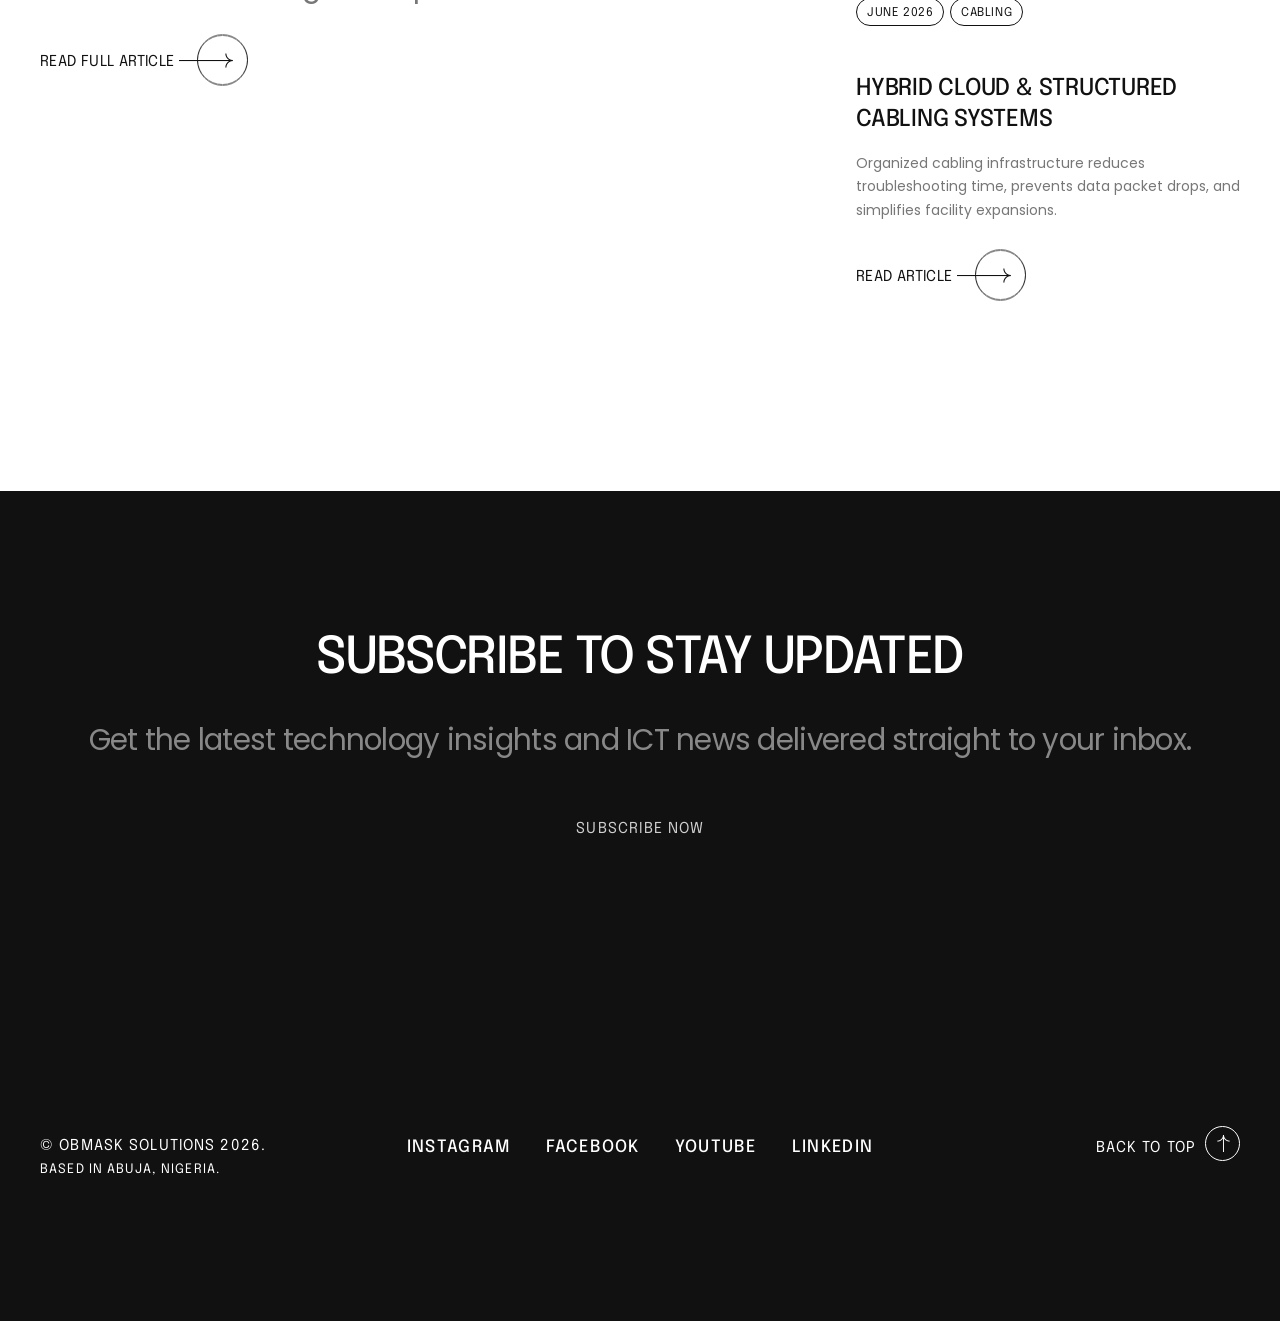
<file: blog.html>
<!DOCTYPE html>
<html lang="en">
    <head>
        <title>Blog & Insights | Obmask Solutions</title>
        <meta name="description" content="Read the latest articles and technical insights on ICT infrastructure, security systems, and general contracting from Obmask Solutions.">  
        <meta charset="utf-8">
        <meta name="author" content="Obmask Solutions">
        <meta name="viewport" content="width=device-width, initial-scale=1.0" />
        
        <!-- Favicon -->
        <link rel="icon" href="images/favicon.png" type="image/png" sizes="any">
        <link rel="icon" href="images/favicon.svg" type="image/svg+xml">         

        <!-- CSS -->
        <link rel="stylesheet" href="css/bootstrap.min.css">
        <link rel="stylesheet" href="css/style.css">
        <link rel="stylesheet" href="css/style-responsive.css">
        <link rel="stylesheet" href="css/vertical-rhythm.min.css">
        <link rel="stylesheet" href="css/magnific-popup.css">
        <link rel="stylesheet" href="css/owl.carousel.css">
        <link rel="stylesheet" href="css/splitting.css">
        <link rel="stylesheet" href="css/YTPlayer.css">
        <link rel="stylesheet" href="css/demo-brutalist/demo-brutalist.css">
        
        <!-- Google Fonts -->
        <link rel="preconnect" href="https://fonts.googleapis.com">
        <link rel="preconnect" href="https://fonts.gstatic.com" crossorigin>
        <link href="https://fonts.googleapis.com/css2?family=Epilogue:wght@400;500&family=Poppins&display=swap" rel="stylesheet">      
    </head>
    <body class="appear-animate">
        
        <!-- Page Loader -->   
        <div class="page-loader">
            <div class="loader">Loading...</div>
        </div>
        <!-- End Page Loader -->

        <!-- Skip to Content -->
        <a href="#main" class="btn skip-to-content">Skip to Content</a>
        <!-- End Skip to Content -->
        
        <!-- Page Wrap -->
        <div class="page" id="top">
            
            <!-- Navigation Panel -->
            <nav class="main-nav dark transparent stick-fixed wow-menubar">
                <div class="main-nav-sub full-wrapper">
                    
                    <div class="nav-logo-wrap local-scroll">
                        <a href="index.html" class="logo font-alt text-white">
                            Obmask <span class="text-white-50">Solutions</span>
                        </a>
                    </div>
                    
                    <!-- Mobile Menu Button -->
                    <div class="mobile-nav" role="button" tabindex="0">
                        <i class="mobile-nav-icon"></i>
                        <span class="visually-hidden">Menu</span>
                    </div>
                    
                    <!-- Main Menu -->
                    <div class="inner-nav desktop-nav font-alt">
                        <ul class="clearlist local-scroll justify-content-end">                            
                            <li><a href="index.html" data-btn-animate="y">Home</a></li>
                            <li><a href="brutalist-about.html" data-btn-animate="y">About</a></li>
                            <li><a href="brutalist-services.html" data-btn-animate="y">Services</a></li>
                            <li><a href="brutalist-portfolio.html" data-btn-animate="y">Portfolio</a></li>
                            <li><a href="brutalist-blog.html" class="active" data-btn-animate="y">Blog</a></li>
                            <li><a href="brutalist-contact.html" class="opacity-1 no-hover"><span class="btn btn-mod btn-medium btn-border-w btn-circle-alt" data-btn-animate="y">Get in touch</span></a></li>
                        </ul>                        
                    </div>
                    <!-- End Main Menu -->
                    
                </div>
            </nav>
            <!-- End Navigation Panel -->
            
            <main id="main">
            
                <!-- Header Section -->
                <section class="page-section bg-dark-1 bg-dark-alpha-70 light-content bg-scroll" style="background-image: url('https://images.unsplash.com/photo-1519389950473-47ba0277781c?auto=format&fit=crop&w=1600&q=80')" id="home">
                    <div class="container position-relative pt-100 pb-80 pt-sm-120 pb-sm-60 text-center">
                        <div class="row">
                            <div class="col-md-10 offset-md-1 col-lg-8 offset-lg-2">
                                <h1 class="section-title font-alt uppercase mb-20 wow fadeInUp">
                                    Latest News & Insights
                                </h1>
                                <p class="section-descr-large mb-0 wow fadeInUp" data-wow-delay="0.1s">
                                    Stay informed with expert opinions and practical guides on ICT technology, infrastructure, and facility security.
                                </p>
                            </div>
                        </div>
                    </div>
                </section>
                <!-- End Header Section -->
                
                <!-- Blog Section -->
                <section class="page-section" id="blog">
                    <div class="container position-relative">
                        
                        <div class="row mt-n30">
                            
                            <!-- Featured Post -->
                            <div class="col-lg-8 mt-30 wow fadeInUp" data-wow-delay="0.1s">
                                <div class="post-prev-1">
                                    <div class="post-prev-1-img mb-20 overflow-hidden border-radius-4">
                                        <a href="news-1.html"><img src="images/blog-1.jpg" alt="Accelerating Enterprise Fiber & Gigabit Connectivity" class="w-100 h-auto d-block" style="max-height: 420px; object-fit: cover;" /></a>
                                    </div>
                                    <div class="post-prev-1-info mb-10">
                                        <span class="post-prev-1-infro-item font-alt">By Obmask Solutions</span>
                                        <span class="post-prev-1-infro-item font-alt">August 2026</span>
                                        <span class="post-prev-1-infro-item font-alt">ICT Infrastructure</span>
                                    </div>
                                    <h2 class="section-title font-alt uppercase mb-20">
                                        <a href="news-1.html">Accelerating Enterprise Fiber & Gigabit Connectivity Across West Africa</a>
                                    </h2>
                                    <p class="section-descr-large text-gray mb-20">
                                        Modern corporate operations rely heavily on digital communication, cloud systems, and real-time data transfer. A weak network infrastructure introduces hidden costs through unexpected downtime...
                                    </p>
                                    <a href="news-1.html" class="link-hover-anim link-circle align-middle" data-link-animate="y">Read Full Article <i class="icon-arrow-right size-14"></i></a>
                                </div>
                            </div>
                            
                            <!-- Sidebar / Secondary Posts -->
                            <div class="col-lg-4 mt-30">
                                
                                <!-- Post 2 -->
                                <div class="post-prev-1 mb-40 wow fadeInUp" data-wow-delay="0.2s">
                                    <div class="post-prev-1-img mb-15 overflow-hidden border-radius-4">
                                        <a href="news-2.html"><img src="images/blog-2.jpg" alt="AI Smart Security Systems" class="w-100 h-auto d-block" style="max-height: 220px; object-fit: cover;" /></a>
                                    </div>
                                    <div class="post-prev-1-info mb-5">
                                        <span class="post-prev-1-infro-item font-alt">July 2026</span>
                                        <span class="post-prev-1-infro-item font-alt">Security</span>
                                    </div>
                                    <h3 class="post-prev-1-title font-alt uppercase mb-15">
                                        <a href="news-2.html">AI-Powered Surveillance & Smart Access Control</a>
                                    </h3>
                                    <p class="text-gray mb-15 size-14">
                                        Surveillance cameras and biometric access entry systems provide essential perimeter defense and real-time operational oversight.
                                    </p>
                                    <a href="news-2.html" class="link-hover-anim link-circle align-middle" data-link-animate="y">Read Article <i class="icon-arrow-right size-14"></i></a>
                                </div>
                                
                                <!-- Post 3 -->
                                <div class="post-prev-1 mb-40 wow fadeInUp" data-wow-delay="0.3s">
                                    <div class="post-prev-1-img mb-15 overflow-hidden border-radius-4">
                                        <a href="news-3.html"><img src="images/blog-3.jpg" alt="Structured Cabling" class="w-100 h-auto d-block" style="max-height: 220px; object-fit: cover;" /></a>
                                    </div>
                                    <div class="post-prev-1-info mb-5">
                                        <span class="post-prev-1-infro-item font-alt">June 2026</span>
                                        <span class="post-prev-1-infro-item font-alt">Cabling</span>
                                    </div>
                                    <h3 class="post-prev-1-title font-alt uppercase mb-15">
                                        <a href="news-3.html">Hybrid Cloud & Structured Cabling Systems</a>
                                    </h3>
                                    <p class="text-gray mb-15 size-14">
                                        Organized cabling infrastructure reduces troubleshooting time, prevents data packet drops, and simplifies facility expansions.
                                    </p>
                                    <a href="news-3.html" class="link-hover-anim link-circle align-middle" data-link-animate="y">Read Article <i class="icon-arrow-right size-14"></i></a>
                                </div>
                                
                            </div>
                            
                        </div>
                        
                    </div>
                </section>
                <!-- End Blog Section -->
                
                <!-- CTA -->
                <section class="page-section bg-dark-1 light-content">
                    <div class="container text-center">
                        <h2 class="section-title font-alt uppercase mb-30 wow fadeInUp">Subscribe to stay updated</h2>
                        <p class="section-descr-large mb-40 text-white-50 wow fadeInUp" data-wow-delay="0.1s">Get the latest technology insights and ICT news delivered straight to your inbox.</p>
                        <a href="brutalist-contact.html" class="btn btn-mod btn-large btn-circle-alt" data-btn-animate="y">Subscribe Now</a>
                    </div>
                </section>
                
            </main>
            
            <!-- Footer -->
            <footer class="page-section footer-1 bg-dark-1 light-content">
                <div class="container">                    
                    <div class="row">
                        <!-- Copyright -->
                        <div class="col-lg-3 text-center text-lg-start mb-md-50">
                            <div>© Obmask Solutions 2026.</div>
                            <div class="small">Based in Abuja, Nigeria.</div>
                        </div>
                        <!-- End Copyright -->
                        
                        <!-- Social Links -->
                        <div class="col-lg-6 fw-social-inline text-center mb-md-40">
                            <div class="fw-social-inline-item"><a href="#" target="_blank" class="link-hover-anim">Instagram</a></div>
                            <div class="fw-social-inline-item"><a href="#" target="_blank" class="link-hover-anim">Facebook</a></div>
                            <div class="fw-social-inline-item"><a href="#" target="_blank" class="link-hover-anim">Youtube</a></div>
                            <div class="fw-social-inline-item"><a href="#" target="_blank" class="link-hover-anim">LinkedIn</a></div>
                        </div>
                        <!-- End Social Links -->
                        
                        <div class="col-lg-3 text-center text-lg-end local-scroll">
                            <a href="#top" class="fw-top-link">
                                <span class="fw-top-link-underline">Back to top</span>
                                <span class="icon ms-1"><i class="icon-arrow-up size-17"></i></span>
                            </a>
                        </div>
                    </div>
                </div>                 
            </footer>
            <!-- End Footer -->
        
        </div>
        <!-- End Page Wrap -->      
        
        <!-- JS -->
        <script src="js/jquery.min.js"></script>
        <script src="js/bootstrap.bundle.min.js"></script>
        <script src="js/plugins.js"></script>
        <script src="js/jquery.ajaxchimp.min.js"></script>             
        <script src="js/contact-form.js"></script>        
        <script src="js/all.js"></script> 
        <!-- End JS -->       
    </body>
</html>
</file>
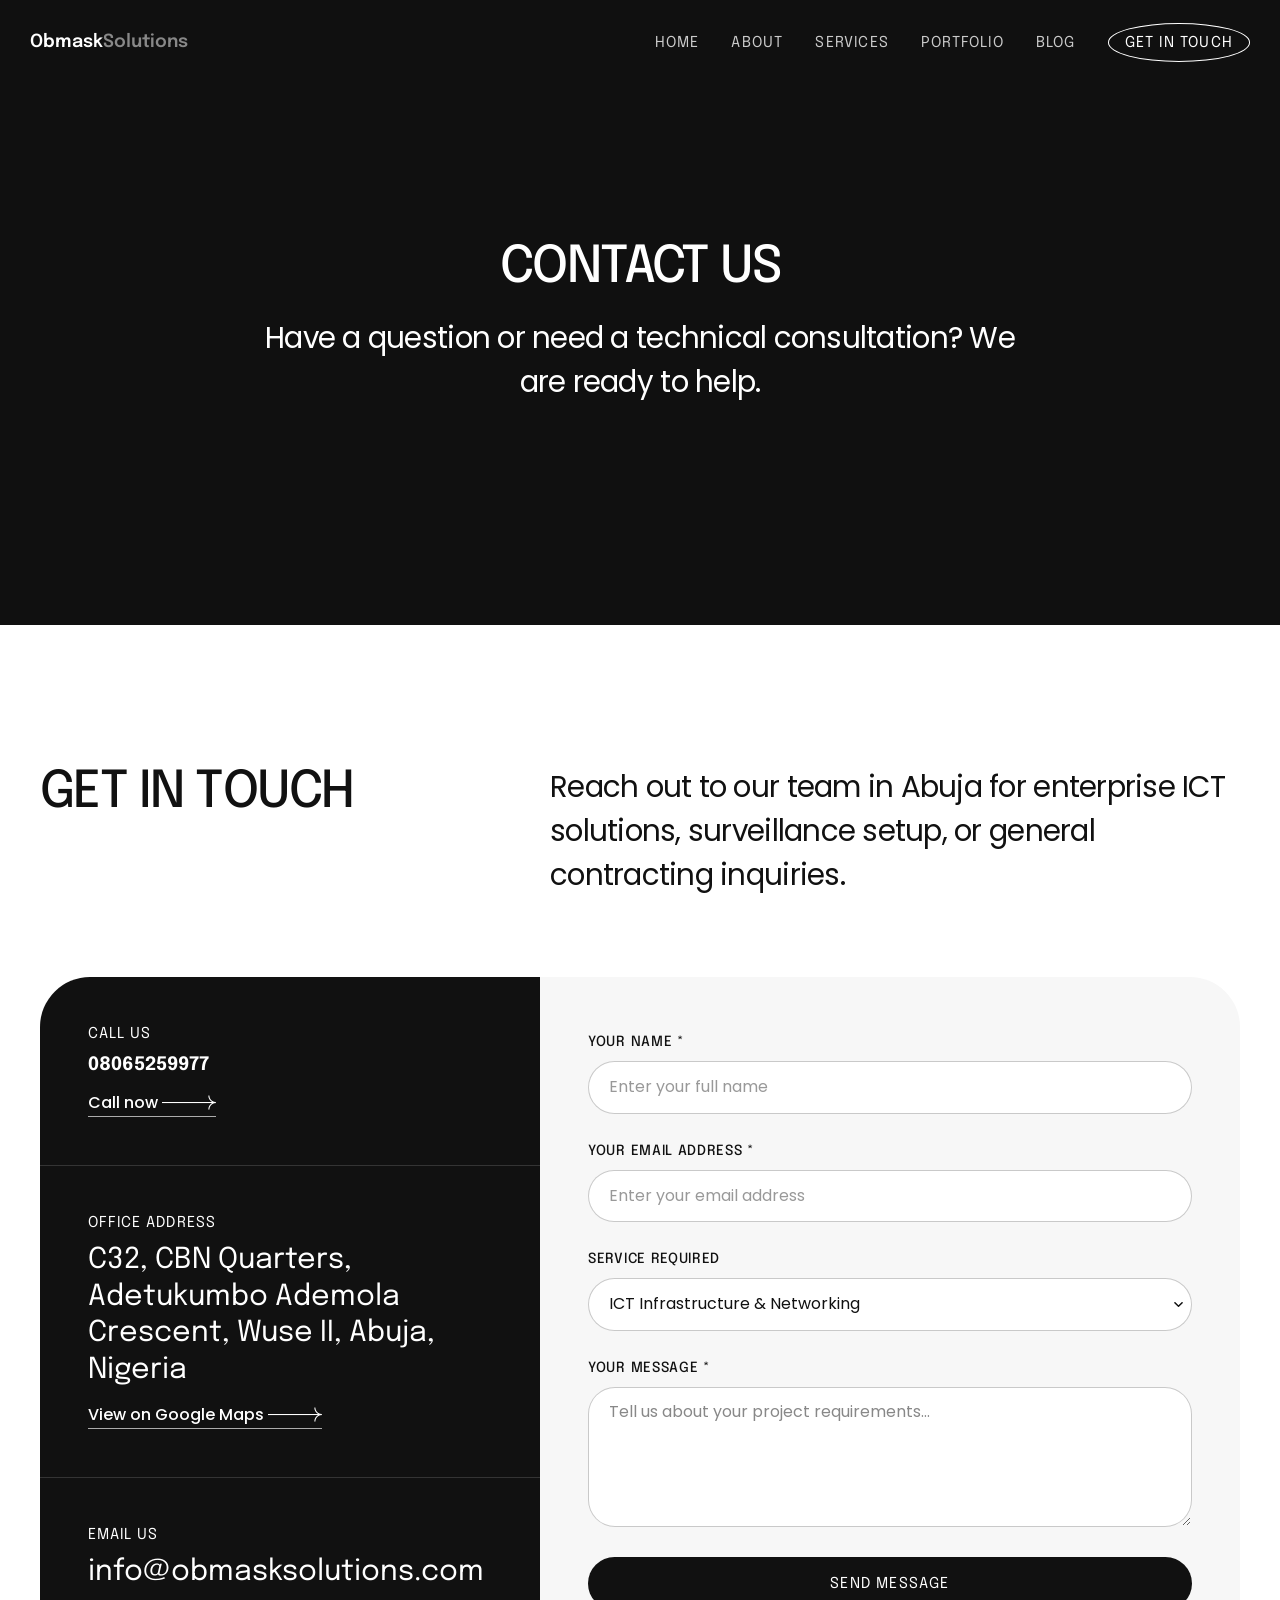
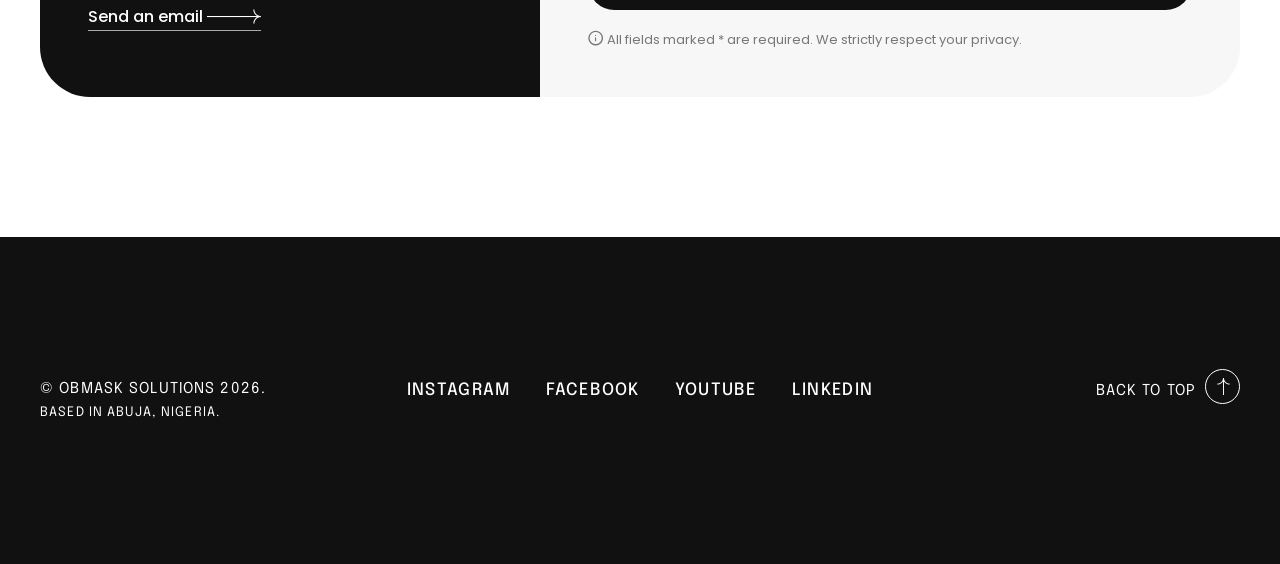
<file: brutalist-contact.html>
<!DOCTYPE html>
<html lang="en">
    <head>
        <title>Contact Us | Obmask Solutions</title>
        <meta name="description" content="Get in touch with Obmask Solutions in Wuse II, Abuja for ICT infrastructure, security systems, and general contracting inquiries.">  
        <meta charset="utf-8">
        <meta name="author" content="Obmask Solutions">
        <meta name="viewport" content="width=device-width, initial-scale=1.0" />
        
        <!-- Favicon -->
        <link rel="icon" href="images/favicon.png" type="image/png" sizes="any">
        <link rel="icon" href="images/favicon.svg" type="image/svg+xml">         

        <!-- CSS -->
        <link rel="stylesheet" href="css/bootstrap.min.css">
        <link rel="stylesheet" href="css/style.css">
        <link rel="stylesheet" href="css/style-responsive.css">
        <link rel="stylesheet" href="css/vertical-rhythm.min.css">
        <link rel="stylesheet" href="css/magnific-popup.css">
        <link rel="stylesheet" href="css/owl.carousel.css">
        <link rel="stylesheet" href="css/splitting.css">
        <link rel="stylesheet" href="css/YTPlayer.css">
        <link rel="stylesheet" href="css/demo-brutalist/demo-brutalist.css">
        
        <!-- Google Fonts -->
        <link rel="preconnect" href="https://fonts.googleapis.com">
        <link rel="preconnect" href="https://fonts.gstatic.com" crossorigin>
        <link href="https://fonts.googleapis.com/css2?family=Epilogue:wght@400;500&family=Poppins&display=swap" rel="stylesheet">      
    </head>
    <body class="appear-animate">
        
        <!-- Page Loader -->   
        <div class="page-loader">
            <div class="loader">Loading...</div>
        </div>
        <!-- End Page Loader -->

        <!-- Skip to Content -->
        <a href="#main" class="btn skip-to-content">Skip to Content</a>
        <!-- End Skip to Content -->
        
        <!-- Page Wrap -->
        <div class="page" id="top">
            
            <!-- Navigation Panel -->
            <nav class="main-nav dark transparent stick-fixed wow-menubar">
                <div class="main-nav-sub full-wrapper">
                    
                    <div class="nav-logo-wrap local-scroll">
                        <a href="index.html" class="logo font-alt text-white">
                            Obmask <span class="text-white-50">Solutions</span>
                        </a>
                    </div>
                    
                    <!-- Mobile Menu Button -->
                    <div class="mobile-nav" role="button" tabindex="0">
                        <i class="mobile-nav-icon"></i>
                        <span class="visually-hidden">Menu</span>
                    </div>
                    
                    <!-- Main Menu -->
                    <div class="inner-nav desktop-nav font-alt">
                        <ul class="clearlist local-scroll justify-content-end">                            
                            <li><a href="index.html" data-btn-animate="y">Home</a></li>
                            <li><a href="brutalist-about.html" data-btn-animate="y">About</a></li>
                            <li><a href="brutalist-services.html" data-btn-animate="y">Services</a></li>
                            <li><a href="brutalist-portfolio.html" data-btn-animate="y">Portfolio</a></li>
                            <li><a href="brutalist-blog.html" data-btn-animate="y">Blog</a></li>
                            <li><a href="brutalist-contact.html" class="active opacity-1 no-hover"><span class="btn btn-mod btn-medium btn-border-w btn-circle-alt" data-btn-animate="y">Get in touch</span></a></li>
                        </ul>                        
                    </div>
                    <!-- End Main Menu -->
                    
                </div>
            </nav>
            <!-- End Navigation Panel -->
            
            <main id="main">
            
                <!-- Header Section -->
                <section class="page-section bg-dark-1 bg-dark-alpha-70 light-content bg-scroll" style="background-image: url('https://images.unsplash.com/photo-1486406146926-c627a92ad1ab?auto=format&fit=crop&w=1600&q=80')" id="home">
                    <div class="container position-relative pt-100 pb-80 pt-sm-120 pb-sm-60 text-center">
                        <div class="row">
                            <div class="col-md-10 offset-md-1 col-lg-8 offset-lg-2">
                                <h1 class="section-title font-alt uppercase mb-20 wow fadeInUp">
                                    Contact Us
                                </h1>
                                <p class="section-descr-large mb-0 wow fadeInUp" data-wow-delay="0.1s">
                                    Have a question or need a technical consultation? We are ready to help.
                                </p>
                            </div>
                        </div>
                    </div>
                </section>
                <!-- End Header Section -->
                
                <!-- Contact Section -->
                <section class="page-section" id="contact">
                    <div class="container position-relative">
                    
                        <div class="row mb-80 mb-md-50">
                            <div class="col-md-5">
                                <h2 class="section-title font-alt uppercase mb-0 mb-sm-30">
                                    <span class="wow charsAnimInLong" data-splitting="chars">Get In Touch</span>
                                </h2>
                            </div>
                            <div class="col-md-7">
                                <p class="section-descr-large mb-0 wow fadeInUp">
                                    Reach out to our team in Abuja for enterprise ICT solutions, surveillance setup, or general contracting inquiries.
                                </p>
                            </div>
                        </div>
                        
                        <div class="row g-0 wow fadeInUp" data-wow-delay="0.1s">
                            
                            <!-- Left Info Column -->
                            <div class="col-lg-5 d-flex align-items-stretch mb-md-50">                                
                                <div class="contact-1-left light-content w-100">
                                    
                                    <div class="p-4 p-md-5">
                                        <h3 class="contact-1-title font-alt uppercase mb-10">Call Us</h3>
                                        <div class="contact-1-text size-18 fw-bold mb-10">
                                            08065259977
                                        </div>
                                        <div class="contact-1-link">
                                            <a href="tel:08065259977" class="link-hover-anim">Call now <i class="icon-arrow-right size-14"></i></a>
                                        </div>
                                    </div>
                                    
                                    <hr class="contact-1-line mt-0 mb-0" />
                                    
                                    <div class="p-4 p-md-5">
                                        <h3 class="contact-1-title font-alt uppercase mb-10">Office Address</h3>
                                        <div class="contact-1-text mb-10">
                                            C32, CBN Quarters, Adetukumbo Ademola Crescent, Wuse II, Abuja, Nigeria
                                        </div>
                                        <div class="contact-1-link">
                                            <a href="https://goo.gl/maps/7Vw1PBhxx5BaXStr8" target="_blank" rel="noopener noreferrer" class="link-hover-anim">View on Google Maps <i class="icon-arrow-right size-14"></i></a>
                                        </div>
                                    </div>
                                    
                                    <hr class="contact-1-line mt-0 mb-0" />
                                    
                                    <div class="p-4 p-md-5">
                                        <h3 class="contact-1-title font-alt uppercase mb-10">Email Us</h3>
                                        <div class="contact-1-text text-break mb-10">
                                            info@obmasksolutions.com
                                        </div>
                                        <div class="contact-1-link">
                                            <a href="mailto:info@obmasksolutions.com" class="link-hover-anim">Send an email <i class="icon-arrow-right size-14"></i></a>
                                        </div>
                                    </div>
                                    
                                </div>
                            </div>
                            
                            <!-- Right Form Column -->
                            <div class="col-lg-7 d-flex align-items-stretch">
                                <div class="contact-1-right p-4 p-md-5 w-100">
                                    
                                    <!-- Contact Form -->
                                    <form class="form contact-form" id="contact_form">
                                        
                                        <!-- Name -->
                                        <div class="form-group mb-20">
                                            <label for="name" class="font-alt uppercase size-14 mb-10">Your Name *</label>
                                            <input type="text" name="name" id="name" class="input-lg input-circle form-control" placeholder="Enter your full name" pattern=".{3,100}" required aria-required="true">
                                        </div>
                                        
                                        <!-- Email -->
                                        <div class="form-group mb-20">
                                            <label for="email" class="font-alt uppercase size-14 mb-10">Your Email Address *</label>
                                            <input type="email" name="email" id="email" class="input-lg input-circle form-control" placeholder="Enter your email address" pattern=".{5,100}" required aria-required="true">
                                        </div>
                                        
                                        <!-- Subject / Service Category -->
                                        <div class="form-group mb-20">
                                            <label for="service_type" class="font-alt uppercase size-14 mb-10">Service Required</label>
                                            <select name="service_type" id="service_type" class="input-lg input-circle form-control">
                                                <option value="ICT Infrastructure">ICT Infrastructure & Networking</option>
                                                <option value="Security Systems">Smart Security Systems & Surveillance</option>
                                                <option value="General Contracting">General Contracting & Procurement</option>
                                                <option value="Support & Maintenance">Support & Technical Maintenance</option>
                                                <option value="General Consultation">General Consultation</option>
                                            </select>
                                        </div>
                                                    
                                        <!-- Message -->
                                        <div class="form-group mb-20">
                                            <label for="message" class="font-alt uppercase size-14 mb-10">Your Message *</label>
                                            <textarea name="message" id="message" class="input-lg input-circle form-control" style="height: 140px;" placeholder="Tell us about your project requirements..." required aria-required="true"></textarea>
                                        </div>
                                            
                                        <!-- Send Button -->
                                        <div class="pt-10">
                                            <button type="submit" class="submit_btn btn btn-mod btn-large btn-circle btn-hover-anim btn-full" id="submit_btn" aria-controls="result">
                                                <span>Send Message</span>
                                            </button>
                                        </div>   
                                                                                         
                                        <!-- Inform Tip -->
                                        <div class="form-tip pt-20">
                                            <i class="icon-info size-16"></i>
                                            All fields marked * are required. We strictly respect your privacy.
                                        </div>
                                        
                                        <div id="result" role="region" aria-live="polite" aria-atomic="true"></div>
                                       
                                    </form>
                                    <!-- End Contact Form -->
                                    
                                </div>
                            </div>
                            
                        </div>
                        
                    </div>
                </section>
                <!-- End Contact Section -->
                
            </main>
            
            <!-- Footer -->
            <footer class="page-section footer-1 bg-dark-1 light-content">
                <div class="container">                    
                    <div class="row">
                        <!-- Copyright -->
                        <div class="col-lg-3 text-center text-lg-start mb-md-50">
                            <div>© Obmask Solutions 2026.</div>
                            <div class="small">Based in Abuja, Nigeria.</div>
                        </div>
                        <!-- End Copyright -->
                        
                        <!-- Social Links -->
                        <div class="col-lg-6 fw-social-inline text-center mb-md-40">
                            <div class="fw-social-inline-item"><a href="#" target="_blank" class="link-hover-anim">Instagram</a></div>
                            <div class="fw-social-inline-item"><a href="#" target="_blank" class="link-hover-anim">Facebook</a></div>
                            <div class="fw-social-inline-item"><a href="#" target="_blank" class="link-hover-anim">Youtube</a></div>
                            <div class="fw-social-inline-item"><a href="#" target="_blank" class="link-hover-anim">LinkedIn</a></div>
                        </div>
                        <!-- End Social Links -->
                        
                        <div class="col-lg-3 text-center text-lg-end local-scroll">
                            <a href="#top" class="fw-top-link">
                                <span class="fw-top-link-underline">Back to top</span>
                                <span class="icon ms-1"><i class="icon-arrow-up size-17"></i></span>
                            </a>
                        </div>
                    </div>
                </div>                 
            </footer>
            <!-- End Footer -->
        
        </div>
        <!-- End Page Wrap -->      
        
        <!-- JS -->
        <script src="js/jquery.min.js"></script>
        <script src="js/bootstrap.bundle.min.js"></script>
        <script src="js/plugins.js"></script>
        <script src="js/jquery.ajaxchimp.min.js"></script>             
        <script src="js/contact-form.js"></script>        
        <script src="js/all.js"></script> 
        <!-- End JS -->       
    </body>
</html>
</file>
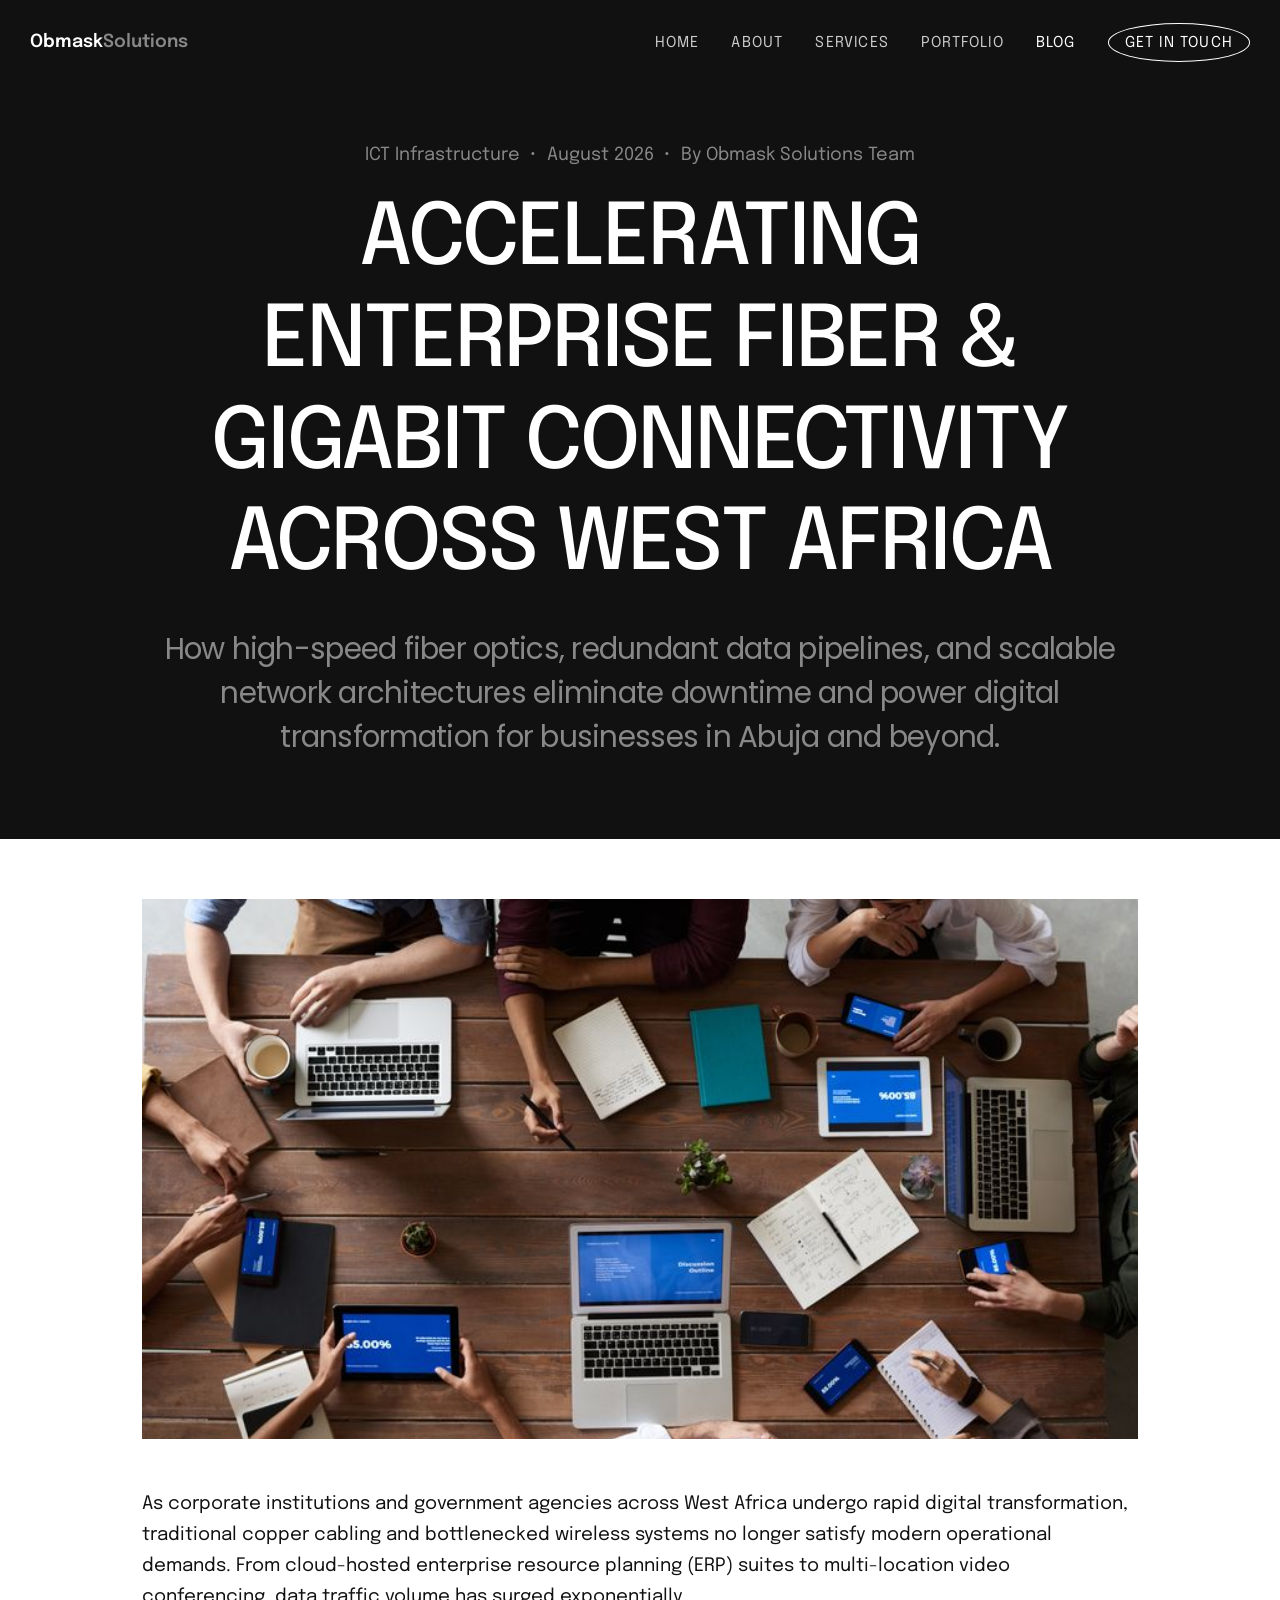
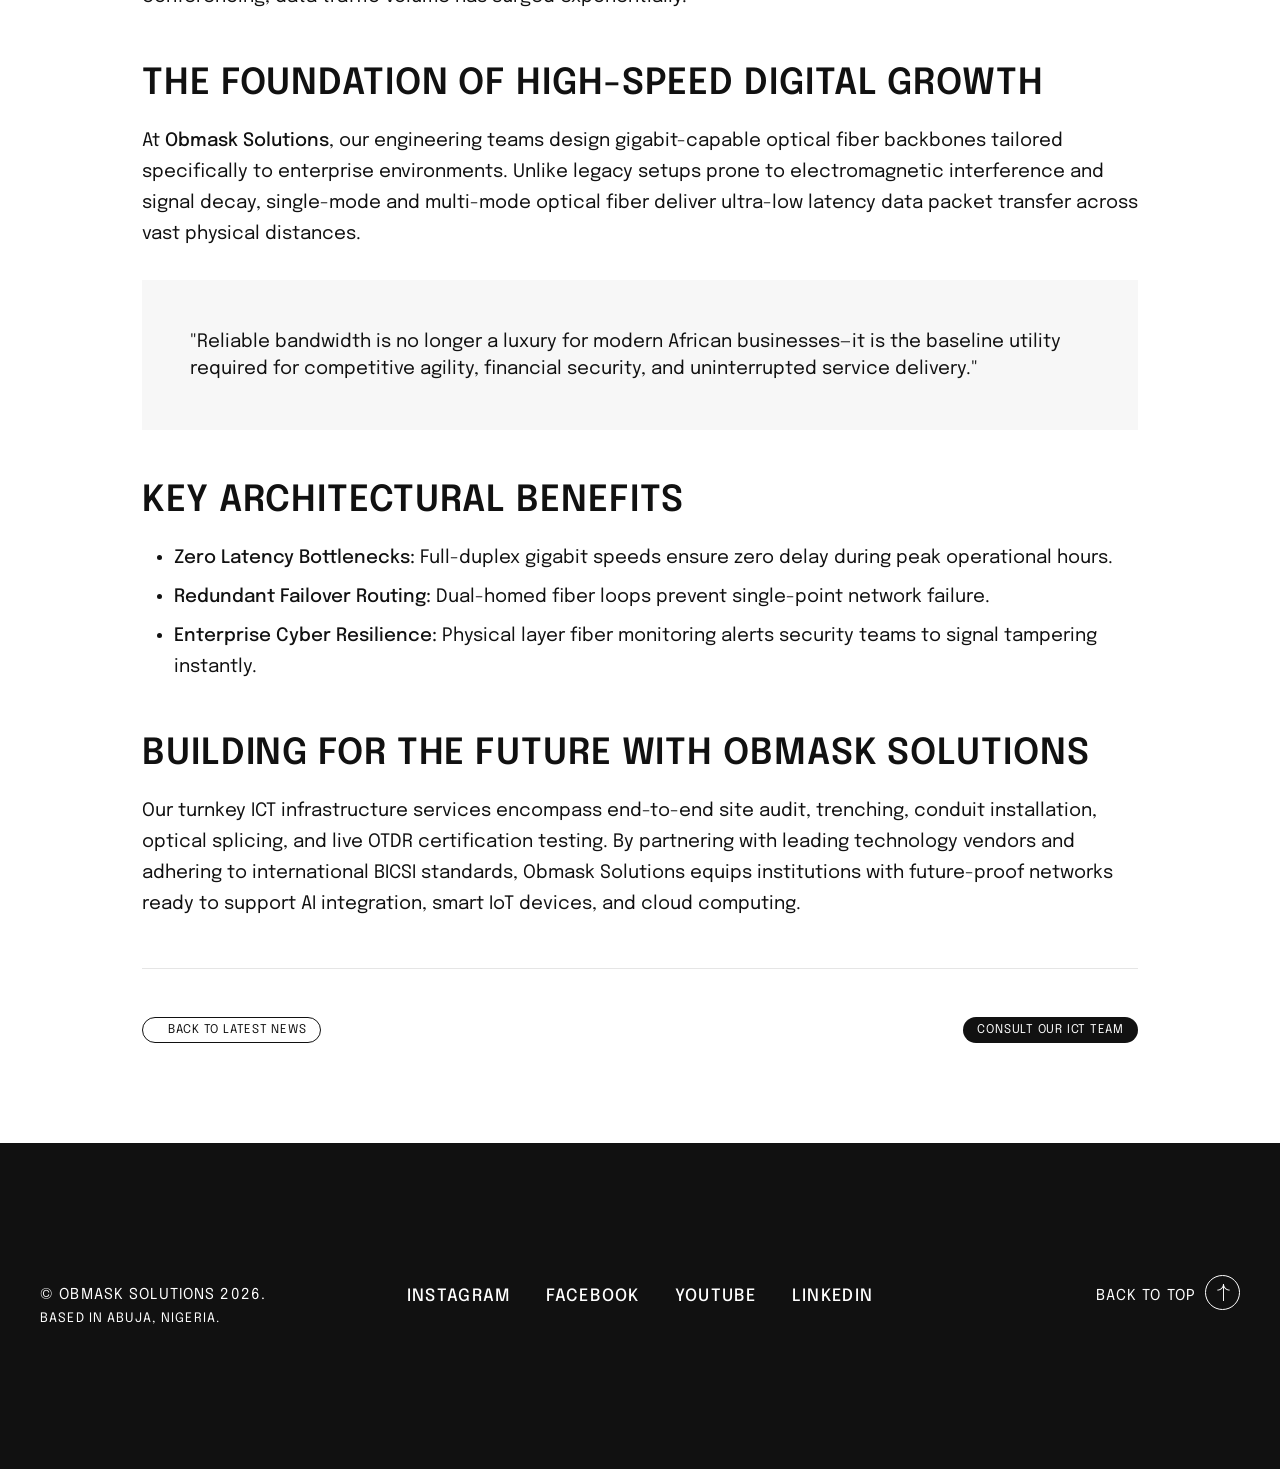
<file: news-1.html>
<!DOCTYPE html>
<html lang="en">
    <head>
        <title>Accelerating Enterprise Fiber & Gigabit Connectivity | Obmask Solutions</title>
        <meta name="description" content="Exploring how high-speed fiber optics, data pipelines, and scalable network architecture empower businesses across West Africa.">  
        <meta charset="utf-8">
        <meta name="author" content="Obmask Solutions">
        <meta name="viewport" content="width=device-width, initial-scale=1.0" />
        
        <!-- Favicon -->
        <link rel="icon" href="images/favicon.png" type="image/png" sizes="any">
        <link rel="icon" href="images/favicon.svg" type="image/svg+xml">         

        <!-- CSS -->
        <link rel="stylesheet" href="css/bootstrap.min.css">
        <link rel="stylesheet" href="css/style.css">
        <link rel="stylesheet" href="css/style-responsive.css">
        <link rel="stylesheet" href="css/vertical-rhythm.min.css">
        <link rel="stylesheet" href="css/magnific-popup.css">
        <link rel="stylesheet" href="css/owl.carousel.css">
        <link rel="stylesheet" href="css/splitting.css">
        <link rel="stylesheet" href="css/YTPlayer.css">
        <link rel="stylesheet" href="css/demo-brutalist/demo-brutalist.css">
        
        <!-- Google Fonts -->
        <link rel="preconnect" href="https://fonts.googleapis.com">
        <link rel="preconnect" href="https://fonts.gstatic.com" crossorigin>
        <link href="https://fonts.googleapis.com/css2?family=Epilogue:wght@400;500;600&family=Poppins:wght@400;500;600&display=swap" rel="stylesheet">      
    </head>
    <body class="appear-animate">
        
        <!-- Page Loader -->   
        <div class="page-loader">
            <div class="loader">Loading...</div>
        </div>

        <a href="#main" class="btn skip-to-content">Skip to Content</a>
        
        <div class="page" id="top">
            
            <!-- Navigation Panel -->
            <nav class="main-nav dark transparent stick-fixed wow-menubar">
                <div class="main-nav-sub full-wrapper">
                    
                    <div class="nav-logo-wrap local-scroll">
                        <a href="index.html" class="logo font-alt text-white">
                            Obmask <span class="text-white-50">Solutions</span>
                        </a>
                    </div>
                    
                    <div class="mobile-nav" role="button" tabindex="0">
                        <i class="mobile-nav-icon"></i>
                        <span class="visually-hidden">Menu</span>
                    </div>
                    
                    <div class="inner-nav desktop-nav font-alt">
                        <ul class="clearlist local-scroll justify-content-end">                            
                            <li><a href="index.html" data-btn-animate="y">Home</a></li>
                            <li><a href="brutalist-about.html" data-btn-animate="y">About</a></li>
                            <li><a href="brutalist-services.html" data-btn-animate="y">Services</a></li>
                            <li><a href="brutalist-portfolio.html" data-btn-animate="y">Portfolio</a></li>
                            <li><a href="blog.html" class="active" data-btn-animate="y">Blog</a></li>
                            <li><a href="brutalist-contact.html" class="opacity-1 no-hover"><span class="btn btn-mod btn-medium btn-border-w btn-circle-alt" data-btn-animate="y">Get in touch</span></a></li>
                        </ul>                        
                    </div>
                    
                </div>
            </nav>
            
            <main id="main">
            
                <!-- Hero Section -->
                <section class="page-section bg-dark-1 light-content pt-140 pb-80">
                    <div class="container position-relative">
                        <div class="row">
                            <div class="col-lg-10 offset-lg-1 text-center">
                                <div class="mb-20 font-alt text-white-50">
                                    <span>ICT Infrastructure</span> &nbsp;&bull;&nbsp; <span>August 2026</span> &nbsp;&bull;&nbsp; <span>By Obmask Solutions Team</span>
                                </div>
                                <h1 class="section-title-large font-alt uppercase mb-30">
                                    Accelerating Enterprise Fiber & Gigabit Connectivity Across West Africa
                                </h1>
                                <p class="section-descr-large text-white-50 mb-0">
                                    How high-speed fiber optics, redundant data pipelines, and scalable network architectures eliminate downtime and power digital transformation for businesses in Abuja and beyond.
                                </p>
                            </div>
                        </div>
                    </div>
                </section>

                <!-- Article Content Section -->
                <section class="page-section pt-60 pb-100">
                    <div class="container position-relative">
                        <div class="row">
                            <div class="col-lg-10 offset-lg-1">
                                
                                <!-- Main Article Image -->
                                <div class="mb-50 overflow-hidden border-radius-8">
                                    <img src="images/blog-1.jpg" alt="Enterprise Fiber Infrastructure" class="w-100 h-auto d-block" style="max-height: 540px; object-fit: cover;" />
                                </div>
                                
                                <!-- Article Body -->
                                <div class="article-body font-alt size-18 leading-1-8">
                                    <p class="mb-30">
                                        As corporate institutions and government agencies across West Africa undergo rapid digital transformation, traditional copper cabling and bottlenecked wireless systems no longer satisfy modern operational demands. From cloud-hosted enterprise resource planning (ERP) suites to multi-location video conferencing, data traffic volume has surged exponentially.
                                    </p>
                                    
                                    <h2 class="font-alt uppercase size-28 mt-50 mb-20">The Foundation of High-Speed Digital Growth</h2>
                                    <p class="mb-30">
                                        At <strong>Obmask Solutions</strong>, our engineering teams design gigabit-capable optical fiber backbones tailored specifically to enterprise environments. Unlike legacy setups prone to electromagnetic interference and signal decay, single-mode and multi-mode optical fiber deliver ultra-low latency data packet transfer across vast physical distances.
                                    </p>
                                    
                                    <blockquote class="bg-gray-light-2 p-4 p-md-5 my-4 border-radius-4 font-alt italic">
                                        "Reliable bandwidth is no longer a luxury for modern African businesses—it is the baseline utility required for competitive agility, financial security, and uninterrupted service delivery."
                                    </blockquote>
                                    
                                    <h2 class="font-alt uppercase size-28 mt-50 mb-20">Key Architectural Benefits</h2>
                                    <ul class="mb-4">
                                        <li class="mb-2"><strong>Zero Latency Bottlenecks:</strong> Full-duplex gigabit speeds ensure zero delay during peak operational hours.</li>
                                        <li class="mb-2"><strong>Redundant Failover Routing:</strong> Dual-homed fiber loops prevent single-point network failure.</li>
                                        <li class="mb-2"><strong>Enterprise Cyber Resilience:</strong> Physical layer fiber monitoring alerts security teams to signal tampering instantly.</li>
                                    </ul>

                                    <h2 class="font-alt uppercase size-28 mt-50 mb-20">Building for the Future with Obmask Solutions</h2>
                                    <p class="mb-40">
                                        Our turnkey ICT infrastructure services encompass end-to-end site audit, trenching, conduit installation, optical splicing, and live OTDR certification testing. By partnering with leading technology vendors and adhering to international BICSI standards, Obmask Solutions equips institutions with future-proof networks ready to support AI integration, smart IoT devices, and cloud computing.
                                    </p>
                                    
                                    <hr class="my-5" />
                                    
                                    <div class="d-flex justify-content-between align-items-center flex-wrap gap-3">
                                        <a href="index.html#blog" class="btn btn-mod btn-border btn-circle"><i class="icon-arrow-left me-2"></i> Back to Latest News</a>
                                        <a href="brutalist-contact.html" class="btn btn-mod btn-circle btn-hover-anim">Consult Our ICT Team</a>
                                    </div>
                                </div>
                                
                            </div>
                        </div>
                    </div>
                </section>
                
            </main>
            
            <!-- Footer -->
            <footer class="page-section footer-1 bg-dark-1 light-content">
                <div class="container">                    
                    <div class="row">
                        <div class="col-lg-3 text-center text-lg-start mb-md-50">
                            <div>© Obmask Solutions 2026.</div>
                            <div class="small">Based in Abuja, Nigeria.</div>
                        </div>
                        <div class="col-lg-6 fw-social-inline text-center mb-md-40">
                            <div class="fw-social-inline-item"><a href="#" target="_blank" class="link-hover-anim">Instagram</a></div>
                            <div class="fw-social-inline-item"><a href="#" target="_blank" class="link-hover-anim">Facebook</a></div>
                            <div class="fw-social-inline-item"><a href="#" target="_blank" class="link-hover-anim">Youtube</a></div>
                            <div class="fw-social-inline-item"><a href="#" target="_blank" class="link-hover-anim">LinkedIn</a></div>
                        </div>
                        <div class="col-lg-3 text-center text-lg-end local-scroll">
                            <a href="#top" class="fw-top-link">
                                <span class="fw-top-link-underline">Back to top</span>
                                <span class="icon ms-1"><i class="icon-arrow-up size-17"></i></span>
                            </a>
                        </div>
                    </div>
                </div>                 
            </footer>
        
        </div>

        <!-- JS -->
        <script src="js/jquery.min.js"></script>
        <script src="js/bootstrap.bundle.min.js"></script>
        <script src="js/plugins.js"></script>
        <script src="js/all.js"></script> 
    </body>
</html>
</file>
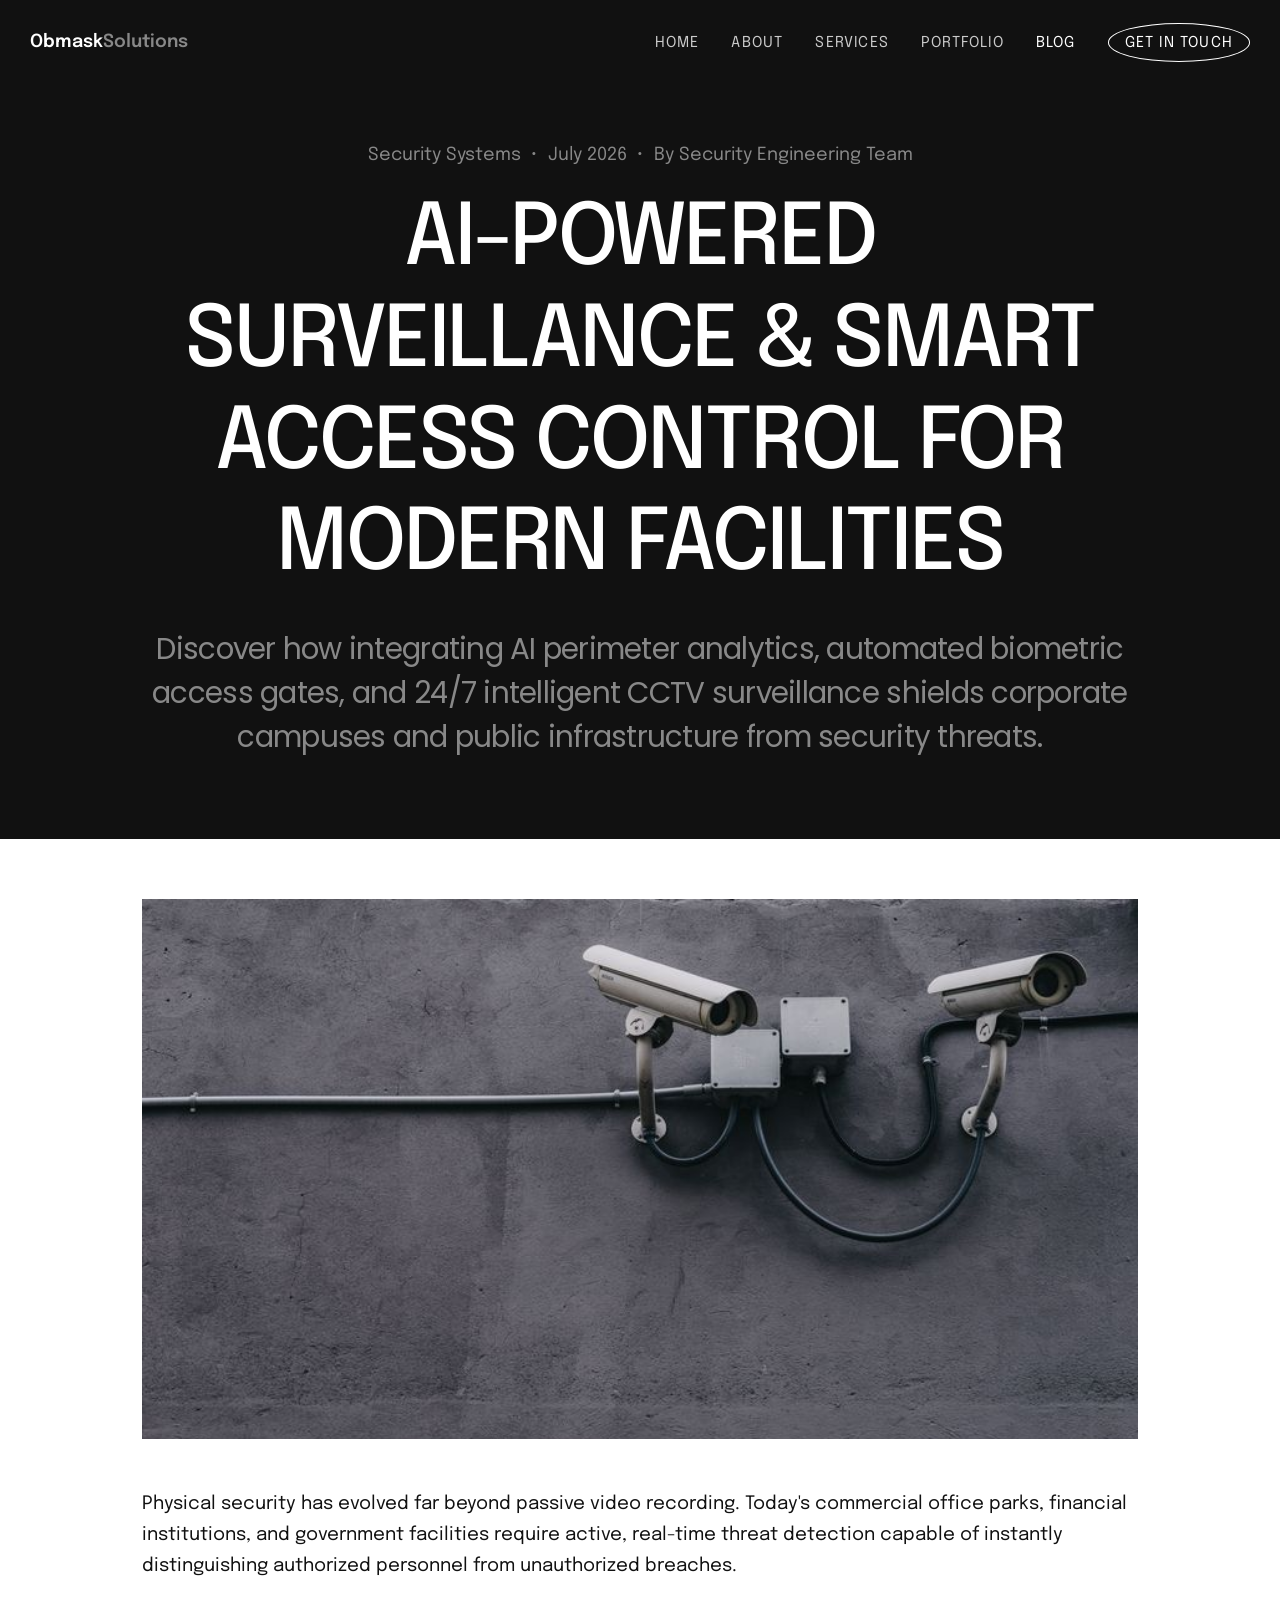
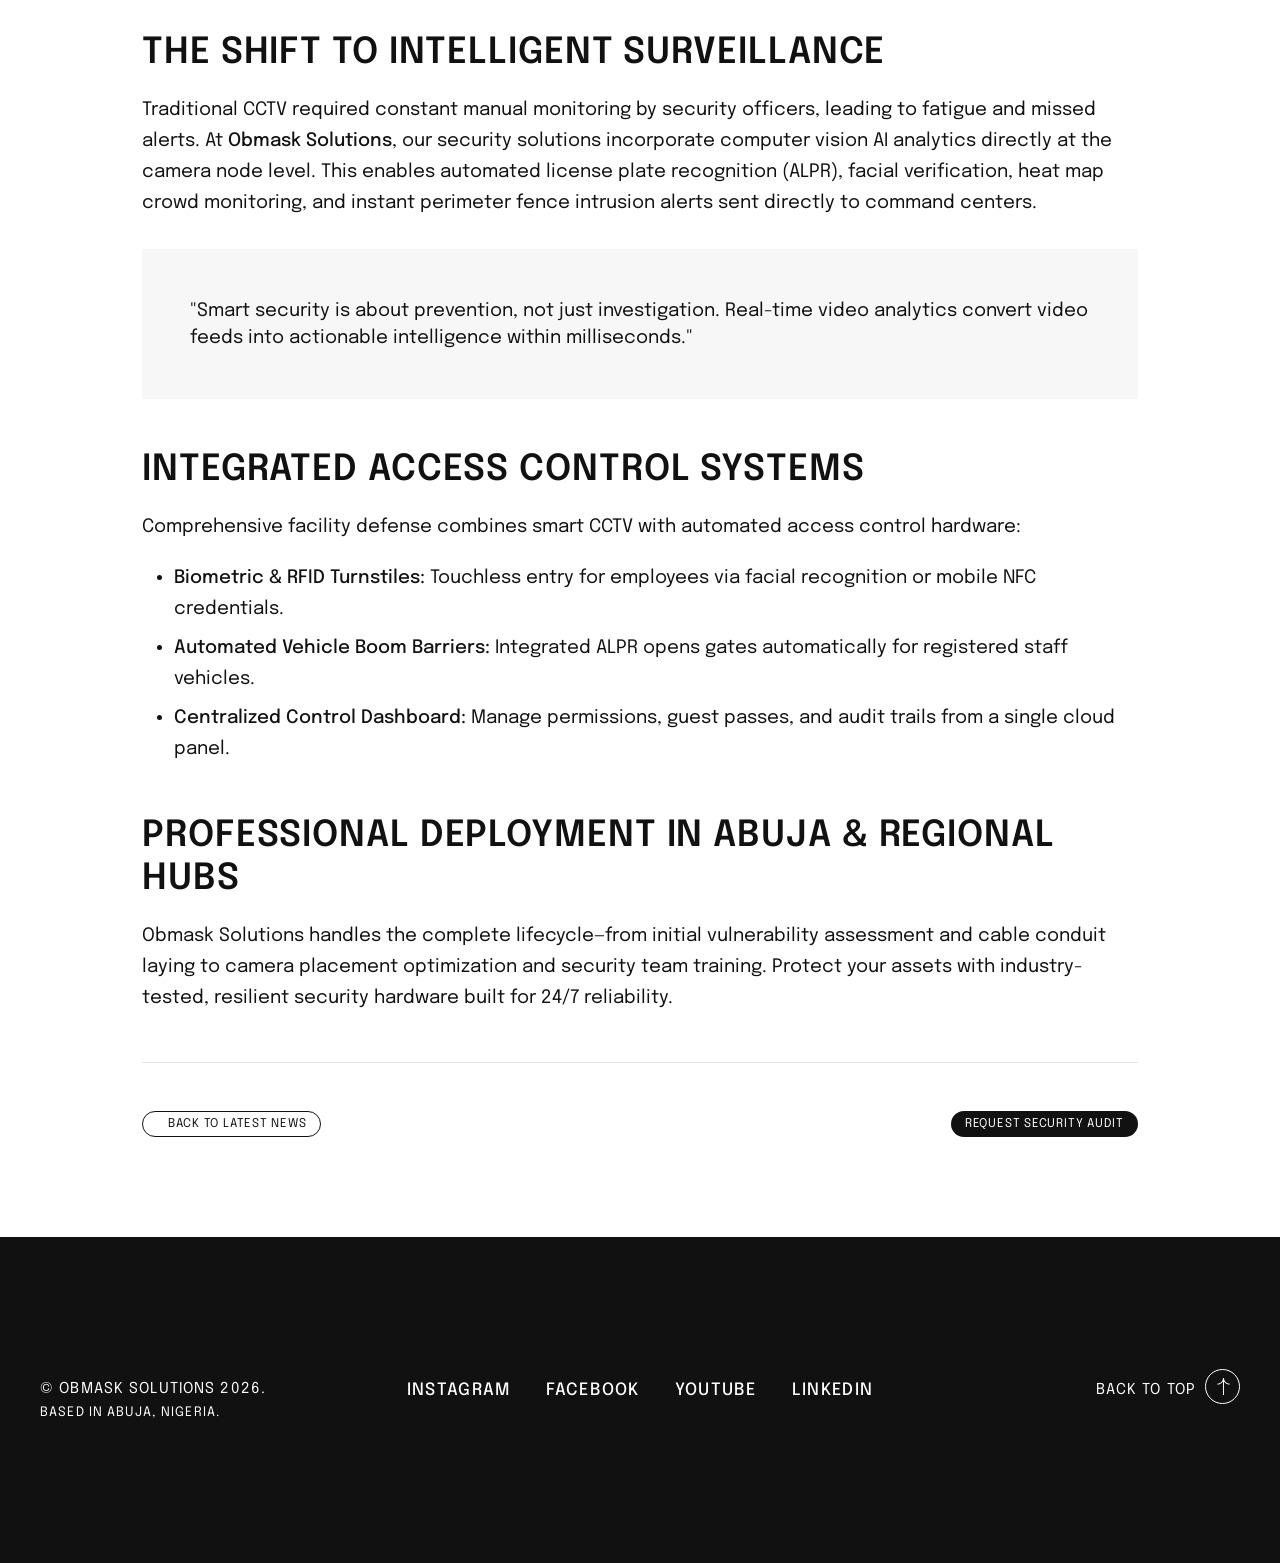
<file: news-2.html>
<!DOCTYPE html>
<html lang="en">
    <head>
        <title>AI-Powered Surveillance & Smart Access Control | Obmask Solutions</title>
        <meta name="description" content="Discover how integrated AI perimeter analytics and automated smart access control protect corporate facilities and public infrastructure.">  
        <meta charset="utf-8">
        <meta name="author" content="Obmask Solutions">
        <meta name="viewport" content="width=device-width, initial-scale=1.0" />
        
        <!-- Favicon -->
        <link rel="icon" href="images/favicon.png" type="image/png" sizes="any">
        <link rel="icon" href="images/favicon.svg" type="image/svg+xml">         

        <!-- CSS -->
        <link rel="stylesheet" href="css/bootstrap.min.css">
        <link rel="stylesheet" href="css/style.css">
        <link rel="stylesheet" href="css/style-responsive.css">
        <link rel="stylesheet" href="css/vertical-rhythm.min.css">
        <link rel="stylesheet" href="css/magnific-popup.css">
        <link rel="stylesheet" href="css/owl.carousel.css">
        <link rel="stylesheet" href="css/splitting.css">
        <link rel="stylesheet" href="css/YTPlayer.css">
        <link rel="stylesheet" href="css/demo-brutalist/demo-brutalist.css">
        
        <!-- Google Fonts -->
        <link rel="preconnect" href="https://fonts.googleapis.com">
        <link rel="preconnect" href="https://fonts.gstatic.com" crossorigin>
        <link href="https://fonts.googleapis.com/css2?family=Epilogue:wght@400;500;600&family=Poppins:wght@400;500;600&display=swap" rel="stylesheet">      
    </head>
    <body class="appear-animate">
        
        <div class="page-loader">
            <div class="loader">Loading...</div>
        </div>

        <a href="#main" class="btn skip-to-content">Skip to Content</a>
        
        <div class="page" id="top">
            
            <!-- Navigation Panel -->
            <nav class="main-nav dark transparent stick-fixed wow-menubar">
                <div class="main-nav-sub full-wrapper">
                    <div class="nav-logo-wrap local-scroll">
                        <a href="index.html" class="logo font-alt text-white">
                            Obmask <span class="text-white-50">Solutions</span>
                        </a>
                    </div>
                    <div class="mobile-nav" role="button" tabindex="0">
                        <i class="mobile-nav-icon"></i>
                        <span class="visually-hidden">Menu</span>
                    </div>
                    <div class="inner-nav desktop-nav font-alt">
                        <ul class="clearlist local-scroll justify-content-end">                            
                            <li><a href="index.html" data-btn-animate="y">Home</a></li>
                            <li><a href="brutalist-about.html" data-btn-animate="y">About</a></li>
                            <li><a href="brutalist-services.html" data-btn-animate="y">Services</a></li>
                            <li><a href="brutalist-portfolio.html" data-btn-animate="y">Portfolio</a></li>
                            <li><a href="blog.html" class="active" data-btn-animate="y">Blog</a></li>
                            <li><a href="brutalist-contact.html" class="opacity-1 no-hover"><span class="btn btn-mod btn-medium btn-border-w btn-circle-alt" data-btn-animate="y">Get in touch</span></a></li>
                        </ul>                        
                    </div>
                </div>
            </nav>
            
            <main id="main">
            
                <!-- Hero Section -->
                <section class="page-section bg-dark-1 light-content pt-140 pb-80">
                    <div class="container position-relative">
                        <div class="row">
                            <div class="col-lg-10 offset-lg-1 text-center">
                                <div class="mb-20 font-alt text-white-50">
                                    <span>Security Systems</span> &nbsp;&bull;&nbsp; <span>July 2026</span> &nbsp;&bull;&nbsp; <span>By Security Engineering Team</span>
                                </div>
                                <h1 class="section-title-large font-alt uppercase mb-30">
                                    AI-Powered Surveillance & Smart Access Control for Modern Facilities
                                </h1>
                                <p class="section-descr-large text-white-50 mb-0">
                                    Discover how integrating AI perimeter analytics, automated biometric access gates, and 24/7 intelligent CCTV surveillance shields corporate campuses and public infrastructure from security threats.
                                </p>
                            </div>
                        </div>
                    </div>
                </section>

                <!-- Article Content Section -->
                <section class="page-section pt-60 pb-100">
                    <div class="container position-relative">
                        <div class="row">
                            <div class="col-lg-10 offset-lg-1">
                                
                                <div class="mb-50 overflow-hidden border-radius-8">
                                    <img src="images/blog-2.jpg" alt="AI Smart Security Systems" class="w-100 h-auto d-block" style="max-height: 540px; object-fit: cover;" />
                                </div>
                                
                                <div class="article-body font-alt size-18 leading-1-8">
                                    <p class="mb-30">
                                        Physical security has evolved far beyond passive video recording. Today's commercial office parks, financial institutions, and government facilities require active, real-time threat detection capable of instantly distinguishing authorized personnel from unauthorized breaches.
                                    </p>
                                    
                                    <h2 class="font-alt uppercase size-28 mt-50 mb-20">The Shift to Intelligent Surveillance</h2>
                                    <p class="mb-30">
                                        Traditional CCTV required constant manual monitoring by security officers, leading to fatigue and missed alerts. At <strong>Obmask Solutions</strong>, our security solutions incorporate computer vision AI analytics directly at the camera node level. This enables automated license plate recognition (ALPR), facial verification, heat map crowd monitoring, and instant perimeter fence intrusion alerts sent directly to command centers.
                                    </p>
                                    
                                    <blockquote class="bg-gray-light-2 p-4 p-md-5 my-4 border-radius-4 font-alt italic">
                                        "Smart security is about prevention, not just investigation. Real-time video analytics convert video feeds into actionable intelligence within milliseconds."
                                    </blockquote>
                                    
                                    <h2 class="font-alt uppercase size-28 mt-50 mb-20">Integrated Access Control Systems</h2>
                                    <p class="mb-20">Comprehensive facility defense combines smart CCTV with automated access control hardware:</p>
                                    <ul class="mb-4">
                                        <li class="mb-2"><strong>Biometric & RFID Turnstiles:</strong> Touchless entry for employees via facial recognition or mobile NFC credentials.</li>
                                        <li class="mb-2"><strong>Automated Vehicle Boom Barriers:</strong> Integrated ALPR opens gates automatically for registered staff vehicles.</li>
                                        <li class="mb-2"><strong>Centralized Control Dashboard:</strong> Manage permissions, guest passes, and audit trails from a single cloud panel.</li>
                                    </ul>

                                    <h2 class="font-alt uppercase size-28 mt-50 mb-20">Professional Deployment in Abuja & Regional Hubs</h2>
                                    <p class="mb-40">
                                        Obmask Solutions handles the complete lifecycle—from initial vulnerability assessment and cable conduit laying to camera placement optimization and security team training. Protect your assets with industry-tested, resilient security hardware built for 24/7 reliability.
                                    </p>
                                    
                                    <hr class="my-5" />
                                    
                                    <div class="d-flex justify-content-between align-items-center flex-wrap gap-3">
                                        <a href="index.html#blog" class="btn btn-mod btn-border btn-circle"><i class="icon-arrow-left me-2"></i> Back to Latest News</a>
                                        <a href="brutalist-contact.html" class="btn btn-mod btn-circle btn-hover-anim">Request Security Audit</a>
                                    </div>
                                </div>
                                
                            </div>
                        </div>
                    </div>
                </section>
                
            </main>
            
            <footer class="page-section footer-1 bg-dark-1 light-content">
                <div class="container">                    
                    <div class="row">
                        <div class="col-lg-3 text-center text-lg-start mb-md-50">
                            <div>© Obmask Solutions 2026.</div>
                            <div class="small">Based in Abuja, Nigeria.</div>
                        </div>
                        <div class="col-lg-6 fw-social-inline text-center mb-md-40">
                            <div class="fw-social-inline-item"><a href="#" target="_blank" class="link-hover-anim">Instagram</a></div>
                            <div class="fw-social-inline-item"><a href="#" target="_blank" class="link-hover-anim">Facebook</a></div>
                            <div class="fw-social-inline-item"><a href="#" target="_blank" class="link-hover-anim">Youtube</a></div>
                            <div class="fw-social-inline-item"><a href="#" target="_blank" class="link-hover-anim">LinkedIn</a></div>
                        </div>
                        <div class="col-lg-3 text-center text-lg-end local-scroll">
                            <a href="#top" class="fw-top-link">
                                <span class="fw-top-link-underline">Back to top</span>
                                <span class="icon ms-1"><i class="icon-arrow-up size-17"></i></span>
                            </a>
                        </div>
                    </div>
                </div>                 
            </footer>
        
        </div>

        <script src="js/jquery.min.js"></script>
        <script src="js/bootstrap.bundle.min.js"></script>
        <script src="js/plugins.js"></script>
        <script src="js/all.js"></script> 
    </body>
</html>
</file>
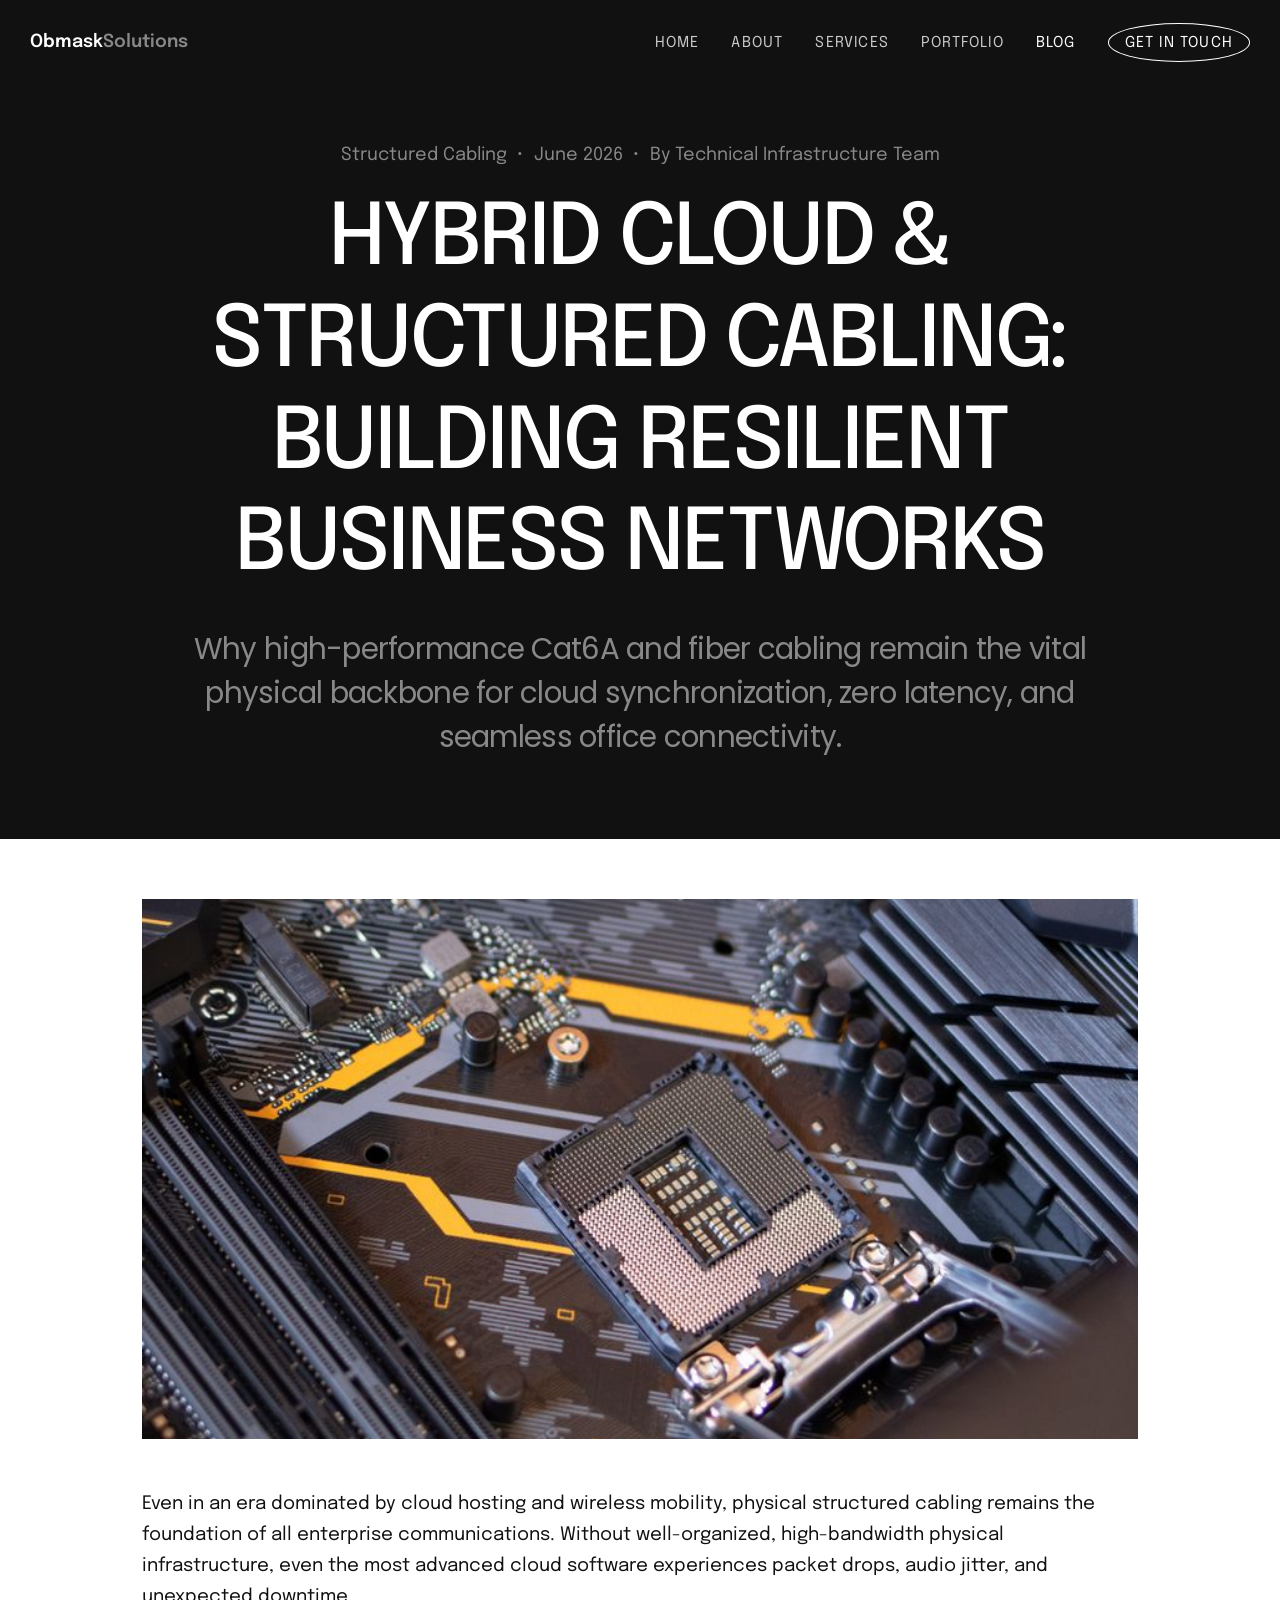
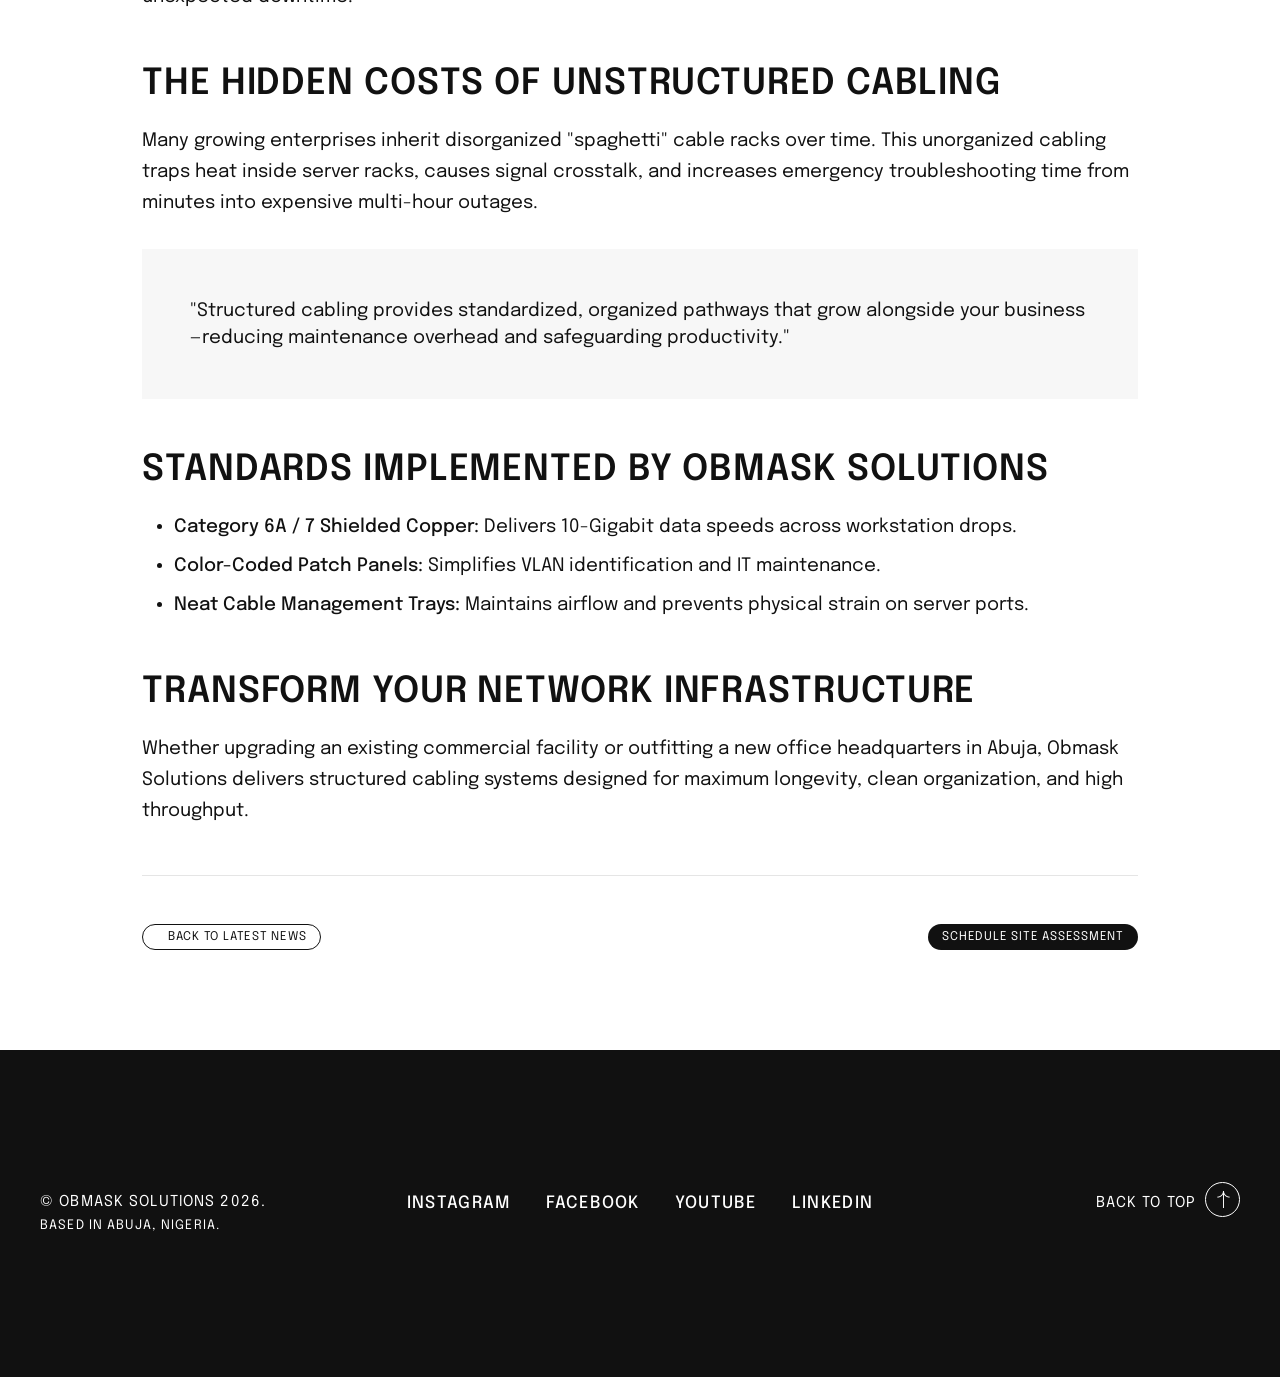
<file: news-3.html>
<!DOCTYPE html>
<html lang="en">
    <head>
        <title>Hybrid Cloud & Structured Cabling | Obmask Solutions</title>
        <meta name="description" content="Why high-performance structured cabling remains the backbone for hybrid cloud environments and seamless enterprise data transmission.">  
        <meta charset="utf-8">
        <meta name="author" content="Obmask Solutions">
        <meta name="viewport" content="width=device-width, initial-scale=1.0" />
        
        <!-- Favicon -->
        <link rel="icon" href="images/favicon.png" type="image/png" sizes="any">
        <link rel="icon" href="images/favicon.svg" type="image/svg+xml">         

        <!-- CSS -->
        <link rel="stylesheet" href="css/bootstrap.min.css">
        <link rel="stylesheet" href="css/style.css">
        <link rel="stylesheet" href="css/style-responsive.css">
        <link rel="stylesheet" href="css/vertical-rhythm.min.css">
        <link rel="stylesheet" href="css/magnific-popup.css">
        <link rel="stylesheet" href="css/owl.carousel.css">
        <link rel="stylesheet" href="css/splitting.css">
        <link rel="stylesheet" href="css/YTPlayer.css">
        <link rel="stylesheet" href="css/demo-brutalist/demo-brutalist.css">
        
        <!-- Google Fonts -->
        <link rel="preconnect" href="https://fonts.googleapis.com">
        <link rel="preconnect" href="https://fonts.gstatic.com" crossorigin>
        <link href="https://fonts.googleapis.com/css2?family=Epilogue:wght@400;500;600&family=Poppins:wght@400;500;600&display=swap" rel="stylesheet">      
    </head>
    <body class="appear-animate">
        
        <div class="page-loader">
            <div class="loader">Loading...</div>
        </div>

        <a href="#main" class="btn skip-to-content">Skip to Content</a>
        
        <div class="page" id="top">
            
            <nav class="main-nav dark transparent stick-fixed wow-menubar">
                <div class="main-nav-sub full-wrapper">
                    <div class="nav-logo-wrap local-scroll">
                        <a href="index.html" class="logo font-alt text-white">
                            Obmask <span class="text-white-50">Solutions</span>
                        </a>
                    </div>
                    <div class="mobile-nav" role="button" tabindex="0">
                        <i class="mobile-nav-icon"></i>
                        <span class="visually-hidden">Menu</span>
                    </div>
                    <div class="inner-nav desktop-nav font-alt">
                        <ul class="clearlist local-scroll justify-content-end">                            
                            <li><a href="index.html" data-btn-animate="y">Home</a></li>
                            <li><a href="brutalist-about.html" data-btn-animate="y">About</a></li>
                            <li><a href="brutalist-services.html" data-btn-animate="y">Services</a></li>
                            <li><a href="brutalist-portfolio.html" data-btn-animate="y">Portfolio</a></li>
                            <li><a href="blog.html" class="active" data-btn-animate="y">Blog</a></li>
                            <li><a href="brutalist-contact.html" class="opacity-1 no-hover"><span class="btn btn-mod btn-medium btn-border-w btn-circle-alt" data-btn-animate="y">Get in touch</span></a></li>
                        </ul>                        
                    </div>
                </div>
            </nav>
            
            <main id="main">
            
                <!-- Hero Section -->
                <section class="page-section bg-dark-1 light-content pt-140 pb-80">
                    <div class="container position-relative">
                        <div class="row">
                            <div class="col-lg-10 offset-lg-1 text-center">
                                <div class="mb-20 font-alt text-white-50">
                                    <span>Structured Cabling</span> &nbsp;&bull;&nbsp; <span>June 2026</span> &nbsp;&bull;&nbsp; <span>By Technical Infrastructure Team</span>
                                </div>
                                <h1 class="section-title-large font-alt uppercase mb-30">
                                    Hybrid Cloud & Structured Cabling: Building Resilient Business Networks
                                </h1>
                                <p class="section-descr-large text-white-50 mb-0">
                                    Why high-performance Cat6A and fiber cabling remain the vital physical backbone for cloud synchronization, zero latency, and seamless office connectivity.
                                </p>
                            </div>
                        </div>
                    </div>
                </section>

                <!-- Article Content Section -->
                <section class="page-section pt-60 pb-100">
                    <div class="container position-relative">
                        <div class="row">
                            <div class="col-lg-10 offset-lg-1">
                                
                                <div class="mb-50 overflow-hidden border-radius-8">
                                    <img src="images/blog-3.jpg" alt="Structured Cabling and Network Infrastructure" class="w-100 h-auto d-block" style="max-height: 540px; object-fit: cover;" />
                                </div>
                                
                                <div class="article-body font-alt size-18 leading-1-8">
                                    <p class="mb-30">
                                        Even in an era dominated by cloud hosting and wireless mobility, physical structured cabling remains the foundation of all enterprise communications. Without well-organized, high-bandwidth physical infrastructure, even the most advanced cloud software experiences packet drops, audio jitter, and unexpected downtime.
                                    </p>
                                    
                                    <h2 class="font-alt uppercase size-28 mt-50 mb-20">The Hidden Costs of Unstructured Cabling</h2>
                                    <p class="mb-30">
                                        Many growing enterprises inherit disorganized "spaghetti" cable racks over time. This unorganized cabling traps heat inside server racks, causes signal crosstalk, and increases emergency troubleshooting time from minutes into expensive multi-hour outages.
                                    </p>
                                    
                                    <blockquote class="bg-gray-light-2 p-4 p-md-5 my-4 border-radius-4 font-alt italic">
                                        "Structured cabling provides standardized, organized pathways that grow alongside your business—reducing maintenance overhead and safeguarding productivity."
                                    </blockquote>
                                    
                                    <h2 class="font-alt uppercase size-28 mt-50 mb-20">Standards Implemented by Obmask Solutions</h2>
                                    <ul class="mb-4">
                                        <li class="mb-2"><strong>Category 6A / 7 Shielded Copper:</strong> Delivers 10-Gigabit data speeds across workstation drops.</li>
                                        <li class="mb-2"><strong>Color-Coded Patch Panels:</strong> Simplifies VLAN identification and IT maintenance.</li>
                                        <li class="mb-2"><strong>Neat Cable Management Trays:</strong> Maintains airflow and prevents physical strain on server ports.</li>
                                    </ul>

                                    <h2 class="font-alt uppercase size-28 mt-50 mb-20">Transform Your Network Infrastructure</h2>
                                    <p class="mb-40">
                                        Whether upgrading an existing commercial facility or outfitting a new office headquarters in Abuja, Obmask Solutions delivers structured cabling systems designed for maximum longevity, clean organization, and high throughput.
                                    </p>
                                    
                                    <hr class="my-5" />
                                    
                                    <div class="d-flex justify-content-between align-items-center flex-wrap gap-3">
                                        <a href="index.html#blog" class="btn btn-mod btn-border btn-circle"><i class="icon-arrow-left me-2"></i> Back to Latest News</a>
                                        <a href="brutalist-contact.html" class="btn btn-mod btn-circle btn-hover-anim">Schedule Site Assessment</a>
                                    </div>
                                </div>
                                
                            </div>
                        </div>
                    </div>
                </section>
                
            </main>
            
            <footer class="page-section footer-1 bg-dark-1 light-content">
                <div class="container">                    
                    <div class="row">
                        <div class="col-lg-3 text-center text-lg-start mb-md-50">
                            <div>© Obmask Solutions 2026.</div>
                            <div class="small">Based in Abuja, Nigeria.</div>
                        </div>
                        <div class="col-lg-6 fw-social-inline text-center mb-md-40">
                            <div class="fw-social-inline-item"><a href="#" target="_blank" class="link-hover-anim">Instagram</a></div>
                            <div class="fw-social-inline-item"><a href="#" target="_blank" class="link-hover-anim">Facebook</a></div>
                            <div class="fw-social-inline-item"><a href="#" target="_blank" class="link-hover-anim">Youtube</a></div>
                            <div class="fw-social-inline-item"><a href="#" target="_blank" class="link-hover-anim">LinkedIn</a></div>
                        </div>
                        <div class="col-lg-3 text-center text-lg-end local-scroll">
                            <a href="#top" class="fw-top-link">
                                <span class="fw-top-link-underline">Back to top</span>
                                <span class="icon ms-1"><i class="icon-arrow-up size-17"></i></span>
                            </a>
                        </div>
                    </div>
                </div>                 
            </footer>
        
        </div>

        <script src="js/jquery.min.js"></script>
        <script src="js/bootstrap.bundle.min.js"></script>
        <script src="js/plugins.js"></script>
        <script src="js/all.js"></script> 
    </body>
</html>
</file>
<file: css/style.css>
@charset "utf-8";
/*------------------------------------------------------------------
[Master Stylesheet]

Project: Resonance
Version: 1.0.3
Last change: 26 November 2023
Primary use: Multipurpose Template  
-------------------------------------------------------------------*/


/*------------------------------------------------------------------
[Table of contents]

1. Icon fonts.
2. Variables.
3. Common styles.
4. Page loader.
5. Typography.
    5.1. Headings styles.
6. Links.
7. Buttons.
    7.1. Mobile menu button fix.
8. Forms fields.
    8.1. Input underline.
    8.2. Input Gradient.
9. Home sections.
    9.1. Header common styles.
    9.2. Scroll down icon.
    9.3. Scroll down icon type 1.
    9.4. Scroll down icon type 2.
    9.5. Scroll down type 3.
    9.6. Scroll down icon type 4.
    9.7. Home section status.
    9.8. Home section social media links.
    9.9. HTML5 BG Video.
    9.10. Section edge figure.
    9.11. Section BG svg shape.
    9.12. Fullwidth gallery.
    9.13. Typed text.
    9.14. Stack Images.
10. Custom appear animation.
    10.1. Splitting JS chars animation.
    10.2. Splitting JS chars animation 1.
    10.3. Splitting JS chars animation 2.
    10.4. Splitting JS chars animation long.
    10.5. Splitting JS chars animation long 1.
    10.6. Splitting JS words animation.
    10.7. Splitting JS lines animation.
    10.8. Splitting JS lines animation long.
    10.9. Appearing animation styles.
11. Classic menu bar.
    11.1. Logo (in navigation panel).
    11.2. Menu sub.
    11.3. Menu sub multi.
    11.4. Mobile nav.
    11.5. Mobile nav menu sub.
    11.6. Mobile nav menu sub multi.
    11.7. Dark panel style.
    11.8. Transparent panel style.
    11.9. Menu social links.
12. Sections styles.
    12.1. Common section styles.
    12.2. Decorative elements.
    12.3. Marquee text line.
13. Split section.
14. Services.
15. Services 2.
16. Services 3.
17. Services 4.
18. Services 5.
19. Services 6.
20. Services 7.
21. Services 8.
22. Team.
23. Team 1.
24. Features.
25. Features 1.
26. Features 2.
27. Alt features.
28. Spot box.
29. Numbers.
    29.1. Numbers 1.
    29.2. Numbers 2.
    29.3. Numbers 3.
30. Steps.
    30.1. Steps 1.
    30.2. Steps 2.
31. Portfolio.
    31.1. Works filter.
    31.2. Works grid.
32. Portfolio 1.
33. Portfolio 2.
34. Portfolio 3.
35. Portfolio 4.
36. Portfolio 5.
37. Call action 1 section.
38. Call action 2 section.
39. Call action 3 section.
40. Call action 4 section.
41. Images compositions.
    41.1. Images composition 1.
    41.2. Images composition 2.
    41.3. Images composition 3.
    41.4. Images composition 4.
    41.5. Images composition 5.
    41.6. Images composition 6.
    41.7. Images composition 7.
    41.8. Images composition 8.
    41.9. Images composition 9.
42. Work process.
43. Logotypes.
    43.1. Logo carousel.
    43.2. Logo grid.
44. Post previews.
45. Post previews 1.
46. Post previews 2.
47. Post previews 3.
48. Newsletter.
    48.1. Newsletter elegant.
    48.2. Newsletter strong.
    48.3. Newsletter modern.
49. Contact.
50. Contact 1.
51. Contact 2.
52. Google maps.
53. Footer.
54. Footer 1.
55. Footer 2.
56. Blog.
    56.1. Pagination.
    56.2. Comments.
    56.3. Sidebar.
57. Pricing.
58. Shortcodes.
    58.1. Lightbox modal.
    58.2. Owl carousel.
    58.3. Testimonials 4.
    58.4. Testimonials 5.
    58.5. Testimonials 6.
    58.6. Tabs.
    58.7. Tabs minimal.
    58.8. Tabs alternative.
    58.9. Tooltips.
    58.10. Alert messages.
    58.11. Accordion.
    58.12. Toggle.
    58.13. Accorfion style 1.
    58.14. Progress bars.
    58.15. Alt progress bars.
    58.16. Icons examples.
    58.17. Morphext.
59. Skip to content link.
60. Cookies.
61. Intro page.
-------------------------------------------------------------------*/


/* ==============================
   Icon fonts
   ============================== */
  
@import url("icons.css");
@import url("icomoon.css");
@import url("font-awesome-brands.css");


/* ==============================
   Variables
   ============================== */
  
:root{
    --font-global: 'DM Sans', sans-serif;
    --font-alt: 'DM Sans', sans-serif;
    --font-serif: Georgia, 'Times New Roman', Times, serif;
    --full-wrapper-margin-x: 30px;
    --container-width: 1350px;
    --section-padding-y: 120px;
    --menu-bar-height: 85px;
    --menu-bar-height-scrolled: 65px;
    --color-dark-1: #010101;
    --color-dark-2: #171717;
    --color-dark-3: #272727;
    --color-dark-3a: #333;
    --color-dark-4: #555;
    --color-gray-1: #757575;
    --color-gray-2: #888;
    --color-gray-3: #999;
    --color-gray-light-1: #f1f1f1;
    --color-gray-light-2: #f7f7f7;
    --color-gray-light-3: #e5e5e5;
    --color-gray-light-4: #d5d5d5;
    --color-gray-light-5: #ccc;
    --color-gray-light-6: #bbb;
    --color-dark-mode-gray-1: rgba(255,255,255, .7);
    --color-dark-mode-gray-2: rgba(255,255,255, .1275);
    --color-primary-1: #4567ed;
    --color-primary-1-a: #375ae3;    
    --color-primary-light-1: #e3effe;
    --color-primary-light-1-a: #bcd1f1;
    --color-primary-2: #7752e7;
    --color-primary-light-2: #e7defe;
    --color-primary-3: #b947d9;
    --color-primary-light-3: #f7defe;
    --color-primary-4: #e748b1;
    --color-primary-light-4: #ffe1f5; 
    --color-secondary-1: #fbe3a1;   
    --gradient-primary-1: linear-gradient( 90deg, var(--color-primary-4) 0%, var(--color-primary-3) 33%, var(--color-primary-2) 67%, var(--color-primary-1) 100%);
    --gradient-primary-1-a: linear-gradient( 90deg, var(--color-primary-4) 25%, var(--color-primary-3) 40%, var(--color-primary-2) 60%, var(--color-primary-1) 75%);
    --gradient-primary-1-b: linear-gradient( 45deg, var(--color-primary-4) 0%, var(--color-primary-3) 33%, var(--color-primary-2) 67%, var(--color-primary-1) 100%);
    --gradient-primary-1-c: linear-gradient( 0deg, var(--color-primary-4) 0%, var(--color-primary-3) 33%, var(--color-primary-2) 67%, var(--color-primary-1) 100%);
    --gradient-gray-light-1: linear-gradient(0deg, #f5f5f5 0%, #fff 100%);
    --gradient-gray-light-2: linear-gradient(0deg, #fff 0%, #f5f5f5 100%);
    --gradient-dark-alpha-1: linear-gradient( 90deg, var(--color-dark-1) 40%, transparent 87%);
    --gradient-dark-alpha-2: linear-gradient( 90deg, transparent 13%, var(--color-dark-1) 60%);
    --gradient-primary-alpha-1: linear-gradient( 90deg, var(--color-primary-1) 40%, transparent 87%);
    --gradient-primary-alpha-2: linear-gradient( 90deg, transparent 13%, var(--color-primary-1) 60%);
    --border-radius-default: 4px;
    --border-radius-large: 30px;
    --box-shadow: 0px 5px 10px 0px rgba(0, 0, 0, 0.05),0px 1px 1px 0px rgba(0, 0, 0, 0.03),0px 3px 5px 0px rgba(0, 0, 0, 0.03);
    --box-shadow-strong: 0px 5px 10px 0px rgba(0, 0, 0, 0.08),0px 1px 1px 0px rgba(0, 0, 0, 0.06),0px 3px 5px 0px rgba(0, 0, 0, 0.06);
    --box-shadow-block: 0px 3px 50px 0px rgba(0, 0, 0, 0.05);
    --box-shadow-block-strong: 0px 3px 50px 0px rgba(0, 0, 0, 0.15);  
    --transition-default: all 0.27s cubic-bezier(0, 0, 0.58, 1);
    --ease-default: cubic-bezier(0, 0, 0.58, 1);
    --ease-out-long: cubic-bezier(0,.5,0,1);
    --ease-out-medium: cubic-bezier(0,.57,.55,1);
    --ease-out-short: cubic-bezier(.15,.7,.78,1);
    --ease-elastic-1: cubic-bezier(0.68,-0.55,0.27,1.55);
    --ease-elastic-2: cubic-bezier(0.68,-3,0.27,5);
}


/* ==============================
   Common styles
   ============================== */
  
:root{
    scroll-behavior: auto;
}
html{
    -ms-overflow-style: scrollbar;
}
body{
    overflow-x: hidden;
    -webkit-font-smoothing: antialiased;
    -moz-osx-font-smoothing: grayscale;
    text-rendering: optimizeLegibility;    
}
main{
    overflow: clip;
}
iframe{
    border: none;
}
a, b, div, ul, li{
    -webkit-tap-highlight-color: rgba(0,0,0,0); 
    -webkit-tap-highlight-color: transparent; 
    -moz-outline-: none;
}
a:focus:not(.focus-visible),
a:active,
section:focus,
div:active,
div:focus{
    -moz-outline: none;
    outline: none;
}
a:focus.focus-visible,
button:focus.focus-visible,
div:focus.focus-visible{
    -moz-outline: 3px dotted #36a367 !important;
    outline: 3px dotted #36a367 !important;
    outline-offset: 0 !important;
}
img:not([draggable]), embed, object, video{
    max-width: 100%;
    height: auto;
}
.image-fullwidth img{
    width: 100%;
    height: auto;
}
.min-height-80vh{
    min-height: 80vh;
}
.min-height-90vh{
    min-height: 90vh;
}
.min-height-100vh{
    min-height: 100vh !important;
    min-height: 100svh !important;
}
.align-center{ text-align:center !important; }
.left{ float:left !important; }
.right{ float:right !important; }
.hidden{ display:none !important;}
.relative{ position: relative !important;}
.z-index-1{ z-index: 1 !important;}
.z-index-n1{ z-index: -1 !important;}
.no-hover{ cursor: default !important;}
.wch-unset{ will-change: unset !important; }
.white{ color: #fff !important; }
.black{ color: var(--color-dakr-1) !important; }
.color-primary-1{ color: var(--color-primary-1) !important; }
.color-primary-2{ color: var(--color-primary-2) !important; }
.color-primary-3{ color: var(--color-primary-3) !important; }
.color-primary-4{ color: var(--color-primary-4) !important; }
.color-secondary-1{ color: var(--color-secondary-1) !important; }
.opacity-003{ opacity: .03 !important; }
.opacity-004{ opacity: .04 !important; }
.opacity-005{ opacity: .05 !important; }
.opacity-006{ opacity: .06 !important; }
.opacity-007{ opacity: .07 !important; }
.opacity-008{ opacity: .08 !important; }
.opacity-009{ opacity: .09 !important; }
.opacity-01{ opacity: .1 !important; }
.opacity-015{ opacity: .15 !important; }
.opacity-02{ opacity: .2 !important; }
.opacity-025{ opacity: .25 !important; }
.opacity-03{ opacity: .3 !important; }
.opacity-035{ opacity: .35 !important; }
.opacity-04{ opacity: .4 !important; }
.opacity-045{ opacity: .45 !important; }
.opacity-05{ opacity: .5 !important; }
.opacity-055{ opacity: .55 !important; }
.opacity-06{ opacity: .6 !important; }
.opacity-065{ opacity: .65 !important; }
.opacity-07{ opacity: .7 !important; }
.opacity-075{ opacity: .75 !important; }
.opacity-08{ opacity: .8 !important; }
.opacity-085{ opacity: .85 !important; }
.opacity-09{ opacity: .9 !important; }
.opacity-095{ opacity: .95 !important; }
.opacity-1{ opacity: 1 !important; }
.size-13 { font-size: 13.5px !important; }
.size-14{ font-size: 14px !important; }
.size-15{ font-size: 15px !important; }
.size-16{ font-size: 16px !important; }
.size-17{ font-size: 17px !important; }
.size-18{ font-size: 18.5px !important; }
.size-20{ font-size: 20px !important; }
.size-22{ font-size: 22px !important; }
.size-24{ font-size: 24px !important; }
.box-shadow{ box-shadow: var(--box-shadow-block) !important;}
.box-shadow-strong{ box-shadow: var(--box-shadow-block-strong) !important;}
.border-color-primary-1{
    border: 1px solid var(--color-primary-1);
}
.border-color-primary-2{
    border: 1px solid var(--color-primary-2);
}
.border-color-primary-3{
    border: 1px solid var(--color-primary-3);
}
.border-color-primary-4{
    border: 1px solid var(--color-primary-4);
}
.border-dark{
    border: 1px solid var(--color-dark-mode-gray-2) !important;
}
.bg-border-dark{
    background: var(--color-dark-3) !important;
    border: 1px solid var(--color-dark-mode-gray-2) !important;
}
.stick-fixed{
    position: fixed !important;
    top: 0;
    left: 0;
}
.block-sticky{
    position: sticky;
    top: calc(var(--menu-bar-height-scrolled) + 40px);
    left: 0;
}
.round{
    border-radius: var(--border-radius-default) !important;
}
.round-large{
    border-radius: var(--border-radius-large) !important;
}
.circle{
    border-radius: 100px !important;
}
.circle-large{
    border-radius: 700px !important;
}
.round.overflow-hidden,
.round-large.overflow-hidden,
.circle.overflow-hidden,
.circle-large.overflow-hidden{
    isolation: isolate;
    transform: translateZ(0);
}
::selection{
    color: #fff;
    background: var(--color-primary-1);
}
.light-content ::selection{
    color: #fff;
    background: var(--color-primary-1);
}
.animate, .animate *{
    transition: var(--transition-default);
}
.parallax-mousemove{
   transition: var(--transition-default);
   -moz-transition: none !important;
   will-change: transform;
}
.parallax-mousemove-follow{
    -moz-transition: none !important;
}
@media not all and (min-resolution:.001dpcm) { @media {
    .parallax-mousemove,
    .parallax-mousemove-follow{
       transition: none !important;
    }
}}
[data-rellax-x]{
    transition: transform 0.25s var(--ease-out-short);
    transition-delay: 0.0025s;
    will-change: transform;
}
[data-rellax-y]{
    transition: transform 0.25s cubic-bezier(0, 0, 0.58, 1);
    transition-delay: 0.0025s;
    will-change: transform;
}
.no-animate{    
    -webkit-transition-property: none !important;
    -moz-transition-property: none !important;
    -o-transition-property: none !important;
    transition-property: none !important; 
}
.clearlist, .clearlist li{
    list-style: none;
    padding: 0;
    margin: 0;
    background: none;
}
.clearlinks a{
    text-decoration: none;
    color: unset;
}
.clearlinks a:hover{
    color: unset !important;
}
.full-wrapper{
    margin: 0 var(--full-wrapper-margin-x);
}
.container{
    max-width: var(--container-width);
    padding: 0 30px;
}
.row:not(
.g-0, .g-1, .g-2, .g-3, .g-4, .g-5,
.gx-0, .gx-1, .gx-2, .gx-3, .gx-4, .gx-5,
.gy-0, .gy-1, .gy-2, .gy-3, .gy-4, .gy-5){
    --bs-gutter-x: 30px;
}
.row.gx-huge{
    --bs-gutter-x: 276px;
}
.icon-ellipse{
    position: relative;
    top: -0.085em;
    display: inline-block;
    width: 12px;
    height: 12px;
    vertical-align: middle;
    background: currentColor;
    border-radius: 50%;
}
.text-outline-cont{
    position: relative;
    display: inline-block;
}
.text-outline{
    position: relative;
}
.text-outline-1{
    position: absolute;
    top: -0.36em;
    left: 0;
    color: #fff;
    -webkit-text-stroke: 1px var(--color-dark-1);
    opacity: .2;
    pointer-events: none;
}
.text-outline-2{
    position: absolute;
    top: -0.72em;
    left: 0;
    color: #fff;
    -webkit-text-stroke: 1px var(--color-dark-1);
    opacity: .1;
    pointer-events: none;
}
.light-content .text-outline-1{
    color: transparent;
    -webkit-text-stroke: 1px #fff;
    opacity: .17;
}
.light-content .text-outline-2{
    color: transparent;
    -webkit-text-stroke: 1px #fff;
    opacity: .07;
}


/* ==============================
   Page loader
   ============================== */

.page-loader{
    display:block;
    width: 100%;
    height: 100%;
    position: fixed;
    top: 0;
    left: 0;
    background: #fefefe;
    z-index: 100000; 
}
.loader{
    width: 50px;
    height: 50px;
    position: absolute;
    top: 50%;
    left: 50%;
    margin: -25px 0 0 -25px;
    font-size: 10px;
    text-indent: -12345px;
    border-top: 1px solid rgba(0,0,0, 0.15);
    border-right: 1px solid rgba(0,0,0, 0.15);
    border-bottom: 1px solid rgba(0,0,0, 0.15);
    border-left: 1px solid rgba(0,0,0, .55);
    border-radius: 50%;
    animation: spinner 700ms infinite linear;
    will-change: transform;  
    z-index: 100001;
}

.page-loader.dark{
    background: var(--color-dark-1);   
}
.page-loader.dark .loader{
    border-top: 1px solid rgba(255,255,255, 0.15);
    border-right: 1px solid rgba(255,255,255, 0.15);
    border-bottom: 1px solid rgba(255,255,255, 0.15);
    border-left: 1px solid rgba(255,255,255, .5);
}

.page-loader.gradient .loader{
    border-color: transparent;
    background:	linear-gradient(to right, white, white), var(--gradient-primary-1); 
	-webkit-background-clip: padding-box, border-box;
	background-origin: padding-box, border-box;
}
.page-loader.gradient.dark .loader{
    border-color: transparent !important;
    background:	linear-gradient(to right, var(--color-dark-1), var(--color-dark-1)), var(--gradient-primary-1); 
    -webkit-background-clip: padding-box, border-box;
	background-origin: padding-box, border-box; 
}

.page-loader.color .loader{
    border-color: var(--color-primary-light-1-a);
    border-left-color: var(--color-primary-1);
}

@keyframes spinner {
    0% {
        transform: rotate(0deg);
    }
    100% {
        transform: rotate(360deg);
    }
}


/* ==============================
   Typography
   ============================== */
  
body{
    color: var(--color-dark-1);
    font-family: var(--font-global);
    font-size: 18px;
    font-weight: 400;
    letter-spacing: normal;
    line-height: 1.67; 
}
a{
    color: var(--color-dark-1);
    text-decoration: underline;
    transition: color 0.1s var(--ease-default);
}
a:hover{
    color: var(--color-dark-4);
    text-decoration: underline;
}
b, strong{
    font-weight: 500;
}
mark{
    position: relative;
    padding: 0;
    color: inherit;
    background-color: transparent;
    background-image: linear-gradient(90deg,rgba(17,17,17,.1) 0,rgba(17,17,17,.1) 100%);
    background-repeat: no-repeat;
    background-size: 100% .3em;
    background-position: 0 110%;
}
.light-content mark{
    background-image: linear-gradient(90deg,rgba(255,255,255,.2) 0,rgba(255,255,255,.2) 100%);
}
.mark-decoration-1{
    position: relative;
    display: inline-block;
}
.mark-decoration-1:before{
    content: "";
    position: absolute;
    left: 0;
    bottom: -0.4em;
    width: 100%;
    height: 0.5357em;
    background-image: url(../images/mark-decoration-1.svg);
    background-repeat: no-repeat;
    background-size: auto 0.55357em;
    background-position: 0 0;
    pointer-events: none;
}
.light-content .mark-decoration-1:before{
    background-image: url(../images/mark-decoration-1-white.svg);
}
.mark-decoration-2{
    position: relative;
    display: inline-block;
}
.mark-decoration-2:before{
    content:"";
    position: absolute;
    top: -0.09em;
    left: -0.2em;
    bottom: -0.09em;
    right: -0.2em;    
    display: block;
    border: 1px solid var(--color-dark-1);
    border-radius: 50%;
    opacity: 0.7;
    transform: rotate(-7deg);
    pointer-events: none;
}
.mark-decoration-3-wrap{
    position: relative;
    display: inline-block;
    isolation: isolate;
}
.mark-decoration-3{
    position: absolute;
    left: 0;
    bottom: 0.12em;
    display: block;
    width: 100%;
    height: 0.2em;    
    z-index: -1;
}
.mark-decoration-3:before{
    content: "";
    position: absolute;
    top: 0;
    left: 0;
    width: 100%;
    height: 100%;
    background: var(--color-secondary-1);
}
.light-content .mark-decoration-3:before{
    opacity: .37;
}
.mark-decoration-4{
    position: relative;
    display: inline-block;
}
.mark-decoration-4:before{
    content:"";
    position: absolute;
    bottom: 0.12em;
    left: 0;  
    display: block;
    width: 100%;
    height: 7px;
    opacity: 0.2;
    background: var(--gradient-primary-1);
    pointer-events: none;
    z-index: -1;
}
.light-content .mark-decoration-4:before{
    opacity: 0.375;
}
.mark-decoration-5{
    position: relative;
    display: inline-block;
    isolation: isolate;
}
.mark-decoration-5:before{
    content: "";
    position: absolute;
    left: 0;
    bottom: -0.4em;
    width: 100%;
    height: 0.5357em;
    background-image: url(../images/demo-corporate/mark-decoration-1.svg);
    background-repeat: no-repeat;
    background-size: auto 0.25892em;
    background-position: 0 0;
    pointer-events: none;
    z-index: -1;    
}

h1,h2,h3,h4,h5,h6,
.h1,.h2,.h3,.h4,.h5,.h6{
    margin-bottom: 1em;
    font-weight: 500;
    line-height: 1.2;   
}

h1, .h1{
    margin-bottom: 0.5em;
    font-size: 42px;
    letter-spacing: -0.04em;
}
h2, .h2{
    margin-bottom: 0.5em;
    font-size: 36px;
    letter-spacing: -0.03em;
}
h3, .h3{
    margin-bottom: 0.7em;
    font-size: 28px;
    letter-spacing: -0.03em;
}
h4, .h4{
    font-size: 24px;
}
h5, .h5{
    font-size: 20px;
}
h6, .h6{
    font-size: 16px;
    font-weight: 700;
}
p{
    margin: 0 0 1.5em 0;
}
ul, ol{
    margin: 0 0 1.5em 0;
}
blockquote{
    margin: 0 0 2em 0;
    padding: 0;
    border: none;
    background: none;
    font-style: normal;
    line-height: 1.47;
}
blockquote p{
    position: relative;
    margin-bottom: 0.7em;
    font-size: 140%;
    font-style: normal;
    letter-spacing: -0.01em;
    line-height: 1.5;
}
blockquote footer{
    font-size: 15px;
    font-weight: 400;
}
.testimonial{
    position: relative;
    margin: 0 0 1.5em 0;
    padding-left: 1.9778em;
    border: none;
    background: none;
    font-size: 46px;    
    border: none;
}
.testimonial p{
    position: relative;
    margin-bottom: .85em;
    font-size: 46px;
    font-weight: 500;
    font-style: normal;
    letter-spacing: -0.025em;
    line-height: 1.217;
}
.testimonial footer{
    font-size: 18px;
    font-weight: 500;
}
.testimonial .small{
    font-size: 15px;
    font-weight: 400;
    color: var(--color-gray-1);
}
.light-content .testimonial .small{
    color: var(--color-dark-mode-gray-1);
}
.testimonial .blockquote-icon{
    position: absolute;
    top: 0.15em;
    left: 0;
    width: .88em;
    height: .88em;
    background: #fff;
    border-radius: 50%;
    font-family: Georgia, serif;
    font-size: 1.5em;
    line-height: 1.45em;
    text-align: center;
}
.light-content .testimonial .blockquote-icon{
    color: var(--color-dark-1);
}
dl dt{
    margin-bottom: .5em;
    font-size: 20px;
    font-weight: 500;
    line-height: 1.4;
    letter-spacing: -0.0039em;
}
dl dd{
    margin-bottom: 1.9em;
    color: var(--color-gray-1);
}
.light-content dl dd{
    color: var(--color-dark-mode-gray-1);
}
pre{
    background-color: #f9f9f9;
    border-color: #ddd;
}
hr{
    background-color: #000;
    opacity: .1;
}
hr.white{
    background-color: #fff;
    opacity: 1;
}
.dark-mode hr.white{
    background-color: #fff;
    opacity: .15;
}
hr.black{
    background-color: var(--color-dark-1);
    opacity: 1;
}
hr.thick{
    height: 2px;
}

.uppercase{
    text-transform: uppercase;
    letter-spacing: 0.025em;
}
.serif{
    font-family: var(--font-serif);
    font-style: italic;
    font-weight: normal;
}
.font-alt{
   font-family: var(--font-alt); 
}
.normal{
    font-weight: normal;
}
.strong{
    font-weight: 700 !important;
}
.lead{
    margin: 0 0 1em 0;
    font-size: 140%;
    font-weight: 400; 
    letter-spacing: -0.012em;
    line-height: 1.5;
}
.lead-alt{
    font-size: 46px;
    font-weight: 500;
    line-height: 1.196;
    letter-spacing: -0.04em;
}
.dropcap{
    float: left;
    font-size: 3em;
    line-height: 1;
    padding: 2px 8px 2px 0;    
}

.highlight pre{
    border: 1px solid var(--color-gray-light-3);
    background: var(--color-gray-light-2);
    color: var(--color-dark-4);
    border-radius: var(--border-radius-default);
}
.light-content .highlight pre{
    border-color: transparent;
    background-color: var(--color-dark-3a);
    color: var(--color-gray-light-6);
}

/* 
 * Headings styles
 */

.hs-wrap{
    position: relative;
    margin: 0 auto;
    padding: 50px 40px;  
    overflow: hidden;  
    text-align: center;   
    border: 1px solid rgba(255,255,255, .05);
    border-radius: var(--border-radius-default);
    -webkit-backdrop-filter: blur(7px);
    backdrop-filter: blur(7px);
    isolation: isolate;
    transform: translateZ(0);
}
.hs-wrap:before{
    content: "";
    position: absolute;
    top: 0;
    left: 0;
    width: 100%;
    height: 100%;
    background: var(--color-dark-1);
    opacity: 0.17;
}
.hs-line{
    position: absolute;
    top: 50%;
    left: 50%;    
    width: 3%;
    height: 160%;    
    mix-blend-mode: difference; 
    pointer-events: none;
}
.hs-line:before{
    content: "";
    position: absolute;
    top: 0;
    left: 0;
    width: 100%;
    height: 100%;
    background: #fff;
    transform: translate(-50%, -50%) rotate(30deg);
}
.hs-icon{
    display: inline-block;
    width: 50px;
    height: 50px;
    font-size: 50px;
}
.hs-icon svg{
    display: block;
    width: 1em;
    height: 1em;
    fill: currentColor;
}
@media only screen and (min-width: 992px) {
    .hs-title-overlap{ 
        width: 137% !important; 
        margin-right: -37%;
    }
}
.hs-title-1{
    margin-top: 0;
    font-size: 70px;
    font-weight: 500;
    line-height: 1.085;
    letter-spacing: -0.035em;
}
.hs-title-2{
    margin-top: 0;
    font-size: 120px;
    font-weight: 400;
    line-height: 1.2;
    letter-spacing: -0.025em;
}
.hs-title-2a{
    margin-top: 0;
    font-size: 112px;
    font-weight: 500;
    line-height: 1;
    letter-spacing: -0.025em;
}
.hs-title-3{
    margin-top: 0;
    font-size: 38px;
    font-weight: 400;
    line-height: 1.3;
    letter-spacing: 0.3em;
    text-transform: uppercase;
}
.hs-title-3a{
    margin-top: 0;
    font-size: 38px;
    font-weight: 400;
    line-height: 1.3;
    letter-spacing: -0.012em;
}
.hs-title-4{
    margin-top: 0;
    font-size: 100px;
    font-weight: 500;
    line-height: 1.2;
    letter-spacing: -0.01em;
}
.hs-title-4a{
    margin-top: 0;
    font-size: 100px;
    font-weight: 500;
    line-height: 1.2;
    letter-spacing: -0.01em;
}
.hs-title-5{
    margin-top: 0;
    font-size: 150px;
    font-weight: 500;
    line-height: 0.92;
    letter-spacing: normal;
    text-transform: uppercase;
}
.hs-title-6{
    margin-top: 0;
    font-size: 20px;
    font-weight: 400;
    text-transform: uppercase;
    letter-spacing: 0.02em;
}
.hs-title-7{
    margin-top: 0;
    font-size: 160px;
    font-weight: 500;
    line-height: 1;
    letter-spacing: -0.02em;
}
.hs-title-8{
    margin-top: 0;
    font-size: 60px;
    font-weight: 500;
    line-height: 1.085;
    letter-spacing: -0.035em;
}
.hs-title-9{
    margin-top: 0;
    font-size: 65px;
    font-weight: 500;
    line-height: 1.1176;
    letter-spacing: -0.037em;
}
.hs-title-10{
    margin-top: 0;
    font-size: 56px;
    font-weight: 500;
    line-height: 1.1785;
    letter-spacing: -0.037em;
}
.hs-title-11{
    margin-top: 0;
    font-size: 20px;
    font-weight: 500;
    text-transform: uppercase;
    letter-spacing: 0.06em;
}
.hs-title-12{
    margin-top: 0;
    font-size: 86px;
    font-weight: 500;
    line-height: 1.085;
    letter-spacing: -0.035em;
}
.hs-title-13{
    margin-top: 0;
    font-size: 82px;
    font-weight: 500;
    line-height: 1.085;
    letter-spacing: -0.035em;
}
.hs-title-13a{
    margin-top: 0;
    font-size: 82px;
    font-weight: 500;
    line-height: 1.085;
    letter-spacing: -0.035em;
}
.hs-line-14{
    font-size: 120px;
    font-weight: 500;
    letter-spacing: -0.03em;
}
.hs-image-1{
    max-width: 0.85em;
    max-height: 0.85em;
    margin-top: -0.2em;
    vertical-align: middle;
}
.hs-image-1{
    width: 0.85em;
    height: 0.85em;
    margin-top: -0.2em;
    vertical-align: middle;
}
.hs-image-2{
    width: 0.75em;
    height: 0.75em;
    margin-top: -0.2em;
    vertical-align: middle;
    border-radius: 50%;
}
.hs-image-3{
    height: 0.75em !important;
    margin-top: -0.2em;
    vertical-align: middle;
    border-radius: 100px;
}
.hs-paragraph-1{
    position: absolute;
    top: 158px;
    left: 0;
    max-width: 256px;
    font-size: 16px;
    line-height: 1.5;
}
.hs-paragraph-2{
    position: absolute;
    top: 160px;
    right: 50px;
    max-width: 350px;
    font-size: 14px;
    text-transform: uppercase;
    text-indent: 4em;
    line-height: 1.5;
    letter-spacing: 0;
}
.hs-descr{
    font-size: 34px;
    font-weight: 400;
    line-height: 1.353;
    letter-spacing: -0.0075em;
}


/* ==============================
   Links
   ============================== */

.link-hover-anim{    
    position: relative;
    display: inline-block;
    padding: 6px 0;
    overflow: hidden;    
    font-size: 17px;    
    font-weight: 500;
    letter-spacing: normal;
    line-height: 1;
    text-decoration: none;
    vertical-align: middle;
    color: currentColor;
    background: none;
    border: none;
    cursor: pointer;
}
.link-hover-anim:hover{
    text-decoration: none !important;
}
.main-nav .link-hover-anim{
    top: 1px;
}
.link-strong{
    position: relative;
    display: inline-block;
    overflow: hidden;
    padding: 7px 0;
    transition: transform 0.5s var(--ease-elastic-1), opacity 0.5s var(--ease-elastic-1), color 0.2s var(--ease-default);
}
.underline .link-strong{
    border-bottom: 2px solid currentColor;
}
.underline .link-strong i{
    position: relative;
    top: 0.075em;
}
.link-hover-anim:not(.underline) .link-strong i:not([class^="icon-"]){
    position: relative;
    top: -0.05em;
    vertical-align: middle;
}
.link-strong svg{
    position: relative;
    top: -0.1em;
    margin-right: 0.2em;
}
.link-strong-hovered{
    display: block;
    position: absolute;
    top: 6px;
    left: 0;
    opacity: 0;
    transform: translateY(150%) translateZ(0.001px) skewY(10deg);
}
.link-hover-anim:hover{
    color: inherit;
}
.link-strong-unhovered{
    display: block;
}
.link-hover-anim:hover .link-strong-unhovered{ 
    opacity: 0;
    transform: translateY(-150%) translateZ(0.001px) skewY(-10deg);
}

.link-hover-anim:hover .link-strong-hovered{;
    opacity: 1;
    transform: translateY(0) translateZ(0.001px) skewY(0);
}
.light-content .link-strong,
.light-content .link-hover-anim{
    color: #fff;
}

.link-hover-anim.link-gradient .link-strong{
    background: var(--gradient-primary-1-a);
    -webkit-background-clip: text;
    -webkit-text-fill-color: transparent;
}
.link-hover-anim.link-gradient .link-strong i{
    -webkit-text-fill-color: var(--color-primary-1);
}

.link-circle{
    padding-right: 22px;
}
.link-circle:before{
    content: "";
    position: absolute;
    top: calc(50% - 2px);
    right: 7px;
    transform: translate3d(0, -50%, 0.001px);
    display: block;
    width: 51px;
    height: 51px;    
    border: 1px solid currentColor;
    border-radius: 50%;
    transition: all .5s var(--ease-elastic-2);
}
.link-circle:hover:before{
    transform: translate3d(0, -50%, 0.001px) scale(1.1);
}
.link-circle .link-strong{
    padding: 20px 0;
}

.link-circle-1{
    margin-left: -7px;
    padding-left: 27px;
}
.link-circle-1:before{
    content: "";
    position: absolute;
    top: calc(50%);
    left: 7px;
    transform: translate3d(0, -50%, 0.001px);
    display: block;
    width: 60px;
    height: 60px;    
    border: 2px solid var(--color-dark-1);
    border-radius: 50%;
    opacity: .15;
    transition: all .5s var(--ease-elastic-2);
}
.link-circle-1 .link-strong-hovered{
    left: 27px;
}
.light-content .link-circle-1:before{
    border-color: #fff;
    opacity: .25;
}
.link-circle-1:hover:before{
    transform: translate3d(0, -50%, 0.001px) scale(0.88);
}
.link-circle-1 .link-strong{
    padding: 24px 0;
}

  
/* ==============================
   Buttons
   ============================== */
  
.btn-mod,
a.btn-mod{
    -webkit-box-sizing: border-box;
    -moz-box-sizing: border-box;
    box-sizing: border-box;
    padding: 3px 13px;
    color: #fff;
    background: var(--color-dark-1);
    border: 1px solid transparent;
    font-size: 12px;
    font-weight: 700;
    text-transform: uppercase;
    text-decoration: none;
    letter-spacing: .065em;
    border-radius: 0;
    box-shadow: none;
    transition: var(--transition-default);
    cursor: pointer;
}
.btn-mod:hover,
.btn-mod:focus,
a.btn-mod:hover,
a.btn-mod:focus{
    color: #fff;
    text-decoration: none;
    outline: none;
    border-color: transparent;
    box-shadow: none;
}
.btn-mod:active{
    cursor: pointer !important;
    outline: none !important;
}

.btn-mod i.align-center:before{
    display: block;
    margin: -0.275em 0;
    transform: translateY(0.14em);
}

.btn-mod.btn-small{
    height: auto;
    padding: 6px 15px;
    font-size: 13px;
    letter-spacing: 0.05em;
} 
.btn-mod.btn-medium{
    height: auto;
    padding: 13px 20px 12px;
    font-size: 13px;
    letter-spacing: 0.085em;
} 
.btn-mod.btn-large{
    height: auto;
    padding: 16px 32px 15px;
    font-size: 13px;
    letter-spacing: 0.085em;
} 

.btn-mod.btn-w{
    color: var(--color-dark-1);
    background: #fff;    
}
.btn-mod.btn-w:hover,
.btn-mod.btn-w:focus{
    color: var(--color-dark-1);
    background: rgba(255,255,255, 1);
}

.btn-mod.btn-w-c{
    color: var(--color-primary-1);
    background: #fff;    
}
.btn-mod.btn-w-c:hover,
.btn-mod.btn-w-c:focus{
    color: var(--color-primary-1);
    background: #fff;
}

.btn-mod.btn-border{
    color: var(--color-dark-1);
    border: 1px solid var(--color-dark-1);
    background: transparent;
}
.btn-mod.btn-border:hover,
.btn-mod.btn-border:focus{
    color: var(--color-dark-1);
    border-color: var(--color-dark-1);
}

.btn-mod.btn-border-c{
    color: var(--color-primary-1);
    border: 1px solid var(--color-primary-1);
    background: transparent;
}
.btn-mod.btn-border-c:hover,
.btn-mod.btn-border-c:focus{
    color: #fff;
    border-color: transparent;
    background: var(--color-primary-1);
}

.btn-mod.btn-border-w{
    color: #fff;
    border: 1px solid #fff;
    background: transparent;
}
.btn-mod.btn-border-w:hover,
.btn-mod.btn-border-w:focus{
    border-color: #fff;
}

.btn-mod.btn-border-w-light{
    color: rgba(255,255,255, .8);
    border: 1px solid rgba(255,255,255, .5);
    background: transparent;
}
.btn-mod.btn-border-w-light:hover,
.btn-mod.btn-border-w-light:focus{
    color: #fff;
    border-color: rgba(255,255,255, .8);
}

.btn-mod.btn-gray{
    color: var(--color-dark-4);
    background: var(--color-gray-light-3);
}
.btn-mod.btn-gray:hover,
.btn-mod.btn-gray:focus{
    color: var(--color-dark-3);
    background: var(--color-gray-light-4);
}

.btn-mod.btn-color{
    color: #fff;
    background: var(--color-primary-1);
}
.btn-mod.btn-color-light{
    color: var(--color-primary-1);
    background: var(--color-primary-light-1);
}

.btn-mod.btn-dark,
.btn-mod.btn-dark:hover,
.btn-mod.btn-dark:focus{
    background: var(--color-dark-3) !important;
    border: 1px solid var(--color-dark-mode-gray-2) !important;
    box-shadow: none !important;
}

.btn-mod.btn-circle{
    border-radius: 30px;
}
.btn-circle-alt{
    border-radius: 50%;
}
.btn-circle-alt:hover{
    border-radius: 10px;
}
.btn-mod.btn-round{
    border-radius: var(--border-radius-default);
}
.btn-full{
    width: 100%;
}

.btn-mod.btn-with-icon{
    display: inline-flex;
    align-items: center;    
    height: 42px;
    padding: 0 17px;
    font-size: 18px;
    font-weight: 400;
    line-height: 1.2;
    text-transform: none;
    letter-spacing: normal;
    border: none;
    box-shadow: var(--box-shadow-block);
}
.btn-icon{
    display: flex;
    align-items: center;
    justify-content: center;
    flex-shrink: 0;
    width: 28px;
    height: 28px;
    margin-left: -10px;
    margin-right: 8px;
    font-size: 16px;
    border-radius: 50%;
}
.btn-icon.color-1{
    color: #fff;
    background: var(--color-primary-1);
}
.btn-icon.color-2{
    color: #fff;
    background: var(--color-primary-2);
}
.btn-icon.color-3{
    color: #fff;
    background: var(--color-primary-3);
}
.btn-icon.color-4{
    color: #fff;
    background: var(--color-primary-4);
}
.btn-mod.btn-with-icon:hover{
    background: #fff;
    box-shadow: var(--box-shadow-block-strong);
}
.btn-mod.btn-with-icon i:not(.btn-icon i){
    position: relative;
    top: 0.05em;
    font-size: 20px;
}

.btn-mod.btn-hover-anim{
    position: relative;
    overflow: hidden;
    isolation: isolate;
    transform: translateZ(0);
}
.btn-mod.btn-hover-anim > span{
    position: relative;
}
.btn-mod.btn-hover-anim:before{
    content: "";
    display: block;
    width: 100%;
    height: 200%;
    position: absolute;
    top: 0;
    left: 0;
    transform: scale(.7) translateY(55%);
    background: var(--color-dark-3a);
    border-radius: 100%;
    transition: all 0.25s cubic-bezier(0,0,.31,.99);
}
.btn-mod.btn-hover-anim:hover{
   opacity: 1;
   border-color: var(--color-dark-3a);
}
.btn-mod.btn-hover-anim:hover:before{
   transform: scaleX(2) scaleY(1) translateY(-15%);
}
.btn-mod.btn-w.btn-hover-anim:before{
    background: #ddd;
}
.btn-mod.btn-w.btn-hover-anim:hover{
   border-color: #ddd;
}
.btn-mod.btn-w-c.btn-hover-anim:before{
    background: var(--color-primary-light-1);
}
.btn-mod.btn-w-c.btn-hover-anim:hover{
   border-color: var(--color-primary-light-1);
}
.btn-mod.btn-color.btn-hover-anim:before{
    background: var(--color-primary-1-a);
}
.btn-mod.btn-color.btn-hover-anim:hover{
    border-color: var(--color-primary-1-a);
}

.btn-mod.btn-ellipse,
.btn-mod.btn-ellipse:focus{
    position: relative;
    display: inline-flex;
    align-items: center;
    justify-content: center;
    width: 170px;
    height: 170px;
    font-size: 18px;
    font-weight: 500;
    line-height: 1.22;
    text-transform: uppercase;
    letter-spacing: 0.02em;
    background: none;
    transform: rotate(-15deg);
}
.btn-mod.btn-ellipse:before{
    content: "";
    position: absolute;
    top: 0;
    left: 0;
    display: block;
    width: 100%;
    height: 100%;
    background: var(--color-dark-1);
    border-radius: 50%;
    opacity: 97%;
    transition: all .37s var(--ease-out-short);
}
.btn-mod.btn-ellipse > *{
    z-index: 1;
}
.btn-mod.btn-ellipse:hover{
    background: none;
    opacity: 1;
}
.btn-mod.btn-ellipse:hover:before{
    transform: scale(1.1);
}
.btn-mod.btn-ellipse.btn-w:before{
    background: #fff;
}

.btn-mod.btn-ellipse-inner{
    position: relative;
}
.btn-ellipse-inner{
    position: relative;
    overflow: hidden;
}
.btn-ellipse-unhovered{
    display: block;
    padding: 10px;
    transition: all .37s var(--ease-out-short);
}
.btn-ellipse-hovered{
    position: absolute;
    top: 100%;
    left: 0;
    display: block;
    padding: 10px;
    opacity: 0;
    transition: all .37s var(--ease-out-short);
}
.btn-mod.btn-ellipse:hover .btn-ellipse-unhovered{
    opacity: 0;
    transform: translate(0,-100%);
}
.btn-mod.btn-ellipse:hover .btn-ellipse-hovered{
    opacity: 1;
    transform: translate(0,-100%);
}

.btn-animate-y{
    position: relative;
    display: block;
    overflow: hidden;
}
.btn-animate-y-1{
    display: block;
    transition: all .37s var(--ease-out-short), opacity .37s linear;
}
.btn-animate-y-2{
    display: block;
    position: absolute;
    top: 0;
    left: 0;
    width: 100%;
    opacity: 0;
    transform: translate(0,100%);
    transition: all .37s var(--ease-out-short), opacity .37s linear;
}
.btn-mod:hover .btn-animate-y-1,
a:not(.no-hover):hover .btn-animate-y-1{
    opacity: 0;
    transform: translate(0,-100%);
}
.btn-mod:hover .btn-animate-y-2,
a:not(.no-hover):hover .btn-animate-y-2{
    opacity: 1;
    transform: translate(0,0);
}

.big-icon{
    display: inline-flex;
    align-items: center;
    justify-content: center;
    width: 100px;
    height: 100px;
    margin: 0 auto 20px;
    font-size: 30px;
    color: var(--color-dark-1);
    background: #fff;
    border-radius: 50%;
    transition: var(--transition-default);
}
.big-icon i{
    position: relative;
    left: 0.1em;
}
.big-icon-gradient{
    position: relative;
    display: inline-flex;
    align-items: center;
    justify-content: center;
    width: 100px;
    height: 100px;
    margin: 0 auto 12px;
    overflow: hidden;
    font-size: 30px;
    color: var(--color-dark-1);
    background: #fff;
    border-radius: 50%;
    box-shadow: 0px 0px 100px 0px rgba(185, 71, 217, 0.5);
    transition: transform .2s var(--ease-default);
    isolation: isolate;
    transform: translateZ(0);
}
.big-icon-gradient:before{
    content: "";
    position: absolute;
    top: 0;
    left: 0;
    width: 100%;
    height: 100%;
    background: var(--gradient-primary-1-b);
    opacity: .225;
    transition: opacity .1s var(--ease-default);
}
.big-icon-gradient:hover:before{
    opacity: .15;
}
.big-icon-gradient i{
    position: relative;
    left: 0.1em;
}
.big-icon-gradient i:before{
    background: var(--gradient-primary-1-b);
    -webkit-background-clip: text;
    -webkit-text-fill-color: transparent;
}
.big-icon-border{
    display: inline-flex;
    align-items: center;
    justify-content: center;
    width: 100px;
    height: 100px;
    margin: 0 auto 20px;
    border: 3px solid var(--color-dark-1);
    text-align: center;
    font-size: 30px;
    color: var(--color-dark-1);
    border-radius: 50%;
    transition: var(--transition-default);
}
.big-icon-border i{
    position: relative;
    left: 0.1em;
}
.big-icon-link{
    display: inline-block;
    font-size: 48px;
    font-weight: 500;
    line-height: 1.3;
    text-decoration: none;
    letter-spacing: -0.02em;
}
.big-icon-link:hover{
    text-decoration: none;
}
.light-content .big-icon-link{
    color: #fff;
}
.big-icon-link-gradient{
    display: inline-block;
    font-size: 48px;
    font-weight: 500;
    line-height: 1.3;
    text-decoration: none;
    letter-spacing: -0.02em;
}
.big-icon-link-gradient:hover{
    text-decoration: none;
}
.light-content .big-icon-link-gradient{
    background: var(--gradient-primary-1);
    -webkit-background-clip: text;
    -webkit-text-fill-color: rgba(255,255,255, .8);
}
.light-content .big-icon-link-gradient:hover{
    -webkit-text-fill-color: rgba(255,255,255, .9);
}
.light-content .big-icon-border{
    color: #fff;
    border-color: #fff;
}

.btn-mod.btn-grad{
    color: #fff !important;
    background-image: var(--gradient-primary-1);
    background-repeat: no-repeat;
    border: none;
}
.btn-mod.btn-border-grad{
	border: 1px solid transparent;
	background:	linear-gradient(to right, white, white), var(--gradient-primary-1-b); 
	-webkit-background-clip: padding-box, border-box;
	background-origin: padding-box, border-box;
    color: var(--color-primary-1);
}
.btn-mod.btn-border-grad > span{
    position: relative;
    display: block;
	background: var(--gradient-primary-1);
    -webkit-background-clip: text;
    -webkit-text-fill-color: transparent;
}
.btn-mod.btn-border-grad > span i{
    -webkit-text-fill-color: var(--color-primary-1);
}
.btn-mod.btn-border-grad .btn-animate-y-1,
.btn-mod.btn-border-grad .btn-animate-y-2{
    background: var(--gradient-primary-1);
    -webkit-background-clip: text;
    -webkit-text-fill-color: transparent;
}
.main-nav.dark .btn-border-grad{
    background:	linear-gradient(to right, var(--color-dark-1), var(--color-dark-1)), var(--gradient-primary-1-b); 
	-webkit-background-clip: padding-box, border-box;
	background-origin: padding-box, border-box;
}

/* 
 * Mobile menu button fix 
 */

.mobile-on .link-hover-anim{
    top: 0;
}
.mobile-on .btn-border,
.mobile-on .btn-border:hover{
    color: #fff !important;
    border-color: #fff !important;
}


/* ==============================
   Forms fields
   ============================== */

.form input[type="text"],
.form input[type="email"],
.form input[type="number"],
.form input[type="url"],
.form input[type="search"],
.form input[type="tel"],
.form input[type="password"],
.form input[type="date"],
.form input[type="color"],
.form select{
    display: inline-block;
    height: 27px;
    vertical-align: middle;
    font-size: 13px;
    font-weight: 400;
    color: var(--color-dark-1);
    border: 1px solid rgba(0,0,0, .183);
    padding-top: 0;
    padding-bottom: 2px;
    padding-left: 7px;
    padding-right: 7px;
    border-radius: 0;
    box-shadow: none;    
    transition: all 0.2s cubic-bezier(0.000, 0.000, 0.580, 1.000); 
}
.form select:not([multiple]){
    padding-right: 24px !important;
    background-image: url('data:image/svg+xml;utf8,<svg xmlns="http://www.w3.org/2000/svg" xmlns:xlink="http://www.w3.org/1999/xlink" width="9px" height="5px"><path fill-rule="evenodd" fill="rgb(17, 17, 17)" d="M8.886,0.631 L8.336,0.117 C8.263,0.049 8.178,0.015 8.083,0.015 C7.988,0.015 7.903,0.049 7.830,0.117 L4.506,3.155 L1.183,0.117 C1.109,0.049 1.025,0.015 0.930,0.015 C0.834,0.015 0.750,0.049 0.677,0.117 L0.127,0.631 C0.053,0.699 0.017,0.778 0.017,0.867 C0.017,0.956 0.053,1.035 0.127,1.103 L4.253,4.892 C4.327,4.960 4.411,4.994 4.506,4.994 C4.602,4.994 4.686,4.960 4.759,4.892 L8.886,1.103 C8.959,1.035 8.996,0.956 8.996,0.867 C8.996,0.778 8.959,0.699 8.886,0.631 L8.886,0.631 Z"/></svg>');
    background-repeat: no-repeat;
    background-position: right 8px center;
    background-size: 9px 5px;    
}
.form select[multiple]{
    height: auto;
}
.form input[type="text"]::placeholder,
.form input[type="email"]::placeholder,
.form input[type="number"]::placeholder,
.form input[type="url"]::placeholder,
.form input[type="search"]::placeholder,
.form input[type="tel"]::placeholder,
.form input[type="password"]::placeholder,
.form input[type="date"]::placeholder,
.form input[type="color"]::placeholder,
.form select::placeholder{
    color: var(--color-gray-2);
    transition: var(--transition-default), font-size 0s;
}
.form input[type="text"]:hover::placeholder,
.form input[type="email"]:hover::placeholder,
.form input[type="number"]:hover::placeholder,
.form input[type="url"]:hover::placeholder,
.form input[type="search"]:hover::placeholder,
.form input[type="tel"]:hover::placeholder,
.form input[type="password"]:hover::placeholder,
.form input[type="date"]:hover::placeholder,
.form input[type="color"]:hover::placeholder,
.form select::placeholder{
    color: var(--color-gray-1);
}
.form input[type="text"]:hover,
.form input[type="email"]:hover,
.form input[type="number"]:hover,
.form input[type="url"]:hover,
.form input[type="search"]:hover,
.form input[type="tel"]:hover,
.form input[type="password"]:hover,
.form input[type="date"]:hover,
.form input[type="color"]:hover,
.form select:hover{
    border-color: rgba(0,0,0, .38);
}
.form input[type="text"]:focus,
.form input[type="email"]:focus,
.form input[type="number"]:focus,
.form input[type="url"]:focus,
.form input[type="search"]:focus,
.form input[type="tel"]:focus,
.form input[type="password"]:focus,
.form input[type="date"]:focus,
.form input[type="color"]:focus,
.form select:focus{
    color: var(--color-dark-1);
    border-color: rgba(0,0,0, .7);
    box-shadow: 0 0 3px rgba(0,0,0, .3);
    outline: none;
}
input[type="text"]:-webkit-autofill,
input[type="email"]:-webkit-autofill,
input[type="number"]:-webkit-autofill,
input[type="url"]:-webkit-autofill,
input[type="search"]:-webkit-autofill,
input[type="tel"]:-webkit-autofill,
input[type="password"]:-webkit-autofill,
input[type="date"]:-webkit-autofill,
input[type="color"]:-webkit-autofill,
textarea:-webkit-autofill,
input[type="text"]:-webkit-autofill:hover,
input[type="email"]:-webkit-autofill:hover,
input[type="number"]:-webkit-autofill:hover,
input[type="url"]:-webkit-autofill:hover,
input[type="search"]:-webkit-autofill:hover,
input[type="tel"]:-webkit-autofill:hover,
input[type="password"]:-webkit-autofill:hover,
input[type="date"]:-webkit-autofill:hover,
input[type="color"]:-webkit-autofill:hover,
textarea:-webkit-autofill:hover,
input[type="text"]:-webkit-autofill:focus,
input[type="email"]:-webkit-autofill:focus,
input[type="number"]:-webkit-autofill:focus,
input[type="url"]:-webkit-autofill:focus,
input[type="search"]:-webkit-autofill:focus,
input[type="tel"]:-webkit-autofill:focus,
input[type="password"]:-webkit-autofill:focus,
input[type="date"]:-webkit-autofill:focus,
input[type="color"]:-webkit-autofill:focus,
textarea:-webkit-autofill:focus{
    transition: all 0.2s cubic-bezier(0.000, 0.000, 0.580, 1.000), background-color 1s 900000s ease;
    -webkit-text-fill-color: var(--color-dark-1);
}
.light-content input[type="text"],
.light-content input[type="email"],
.light-content input[type="number"],
.light-content input[type="url"],
.light-content input[type="search"],
.light-content input[type="tel"],
.light-content input[type="password"],
.light-content input[type="date"],
.light-content input[type="color"],
.light-content select{
    color: #fff;
    background: none;
    border-color: rgba(255,255,255, .35);
}
.light-content input[type="text"]:hover,
.light-content input[type="email"]:hover,
.light-content input[type="number"]:hover,
.light-content input[type="url"]:hover,
.light-content input[type="search"]:hover,
.light-content input[type="tel"]:hover,
.light-content input[type="password"]:hover,
.light-content input[type="date"]:hover,
.light-content input[type="color"]:hover,
.light-content select:hover{
    border-color: rgba(255,255,255, .5);
}
.light-content input[type="text"]:focus,
.light-content input[type="email"]:focus,
.light-content input[type="number"]:focus,
.light-content input[type="url"]:focus,
.light-content input[type="search"]:focus,
.light-content input[type="tel"]:focus,
.light-content input[type="password"]:focus,
.light-content input[type="date"]:focus,
.light-content input[type="color"]:focus,
.light-content select:focus{
    color: #fff;
    border-color: rgba(255,255,255, .75);
    background-color: transparent !important;
}
.light-content .form select:not([multiple]){
    background-color: transparent: !important;
    background-image: url('data:image/svg+xml;utf8,<svg xmlns="http://www.w3.org/2000/svg" xmlns:xlink="http://www.w3.org/1999/xlink" width="9px" height="5px"><path fill-rule="evenodd" fill="rgb(255, 255, 255)" d="M8.886,0.631 L8.336,0.117 C8.263,0.049 8.178,0.015 8.083,0.015 C7.988,0.015 7.903,0.049 7.830,0.117 L4.506,3.155 L1.183,0.117 C1.109,0.049 1.025,0.015 0.930,0.015 C0.834,0.015 0.750,0.049 0.677,0.117 L0.127,0.631 C0.053,0.699 0.017,0.778 0.017,0.867 C0.017,0.956 0.053,1.035 0.127,1.103 L4.253,4.892 C4.327,4.960 4.411,4.994 4.506,4.994 C4.602,4.994 4.686,4.960 4.759,4.892 L8.886,1.103 C8.959,1.035 8.996,0.956 8.996,0.867 C8.996,0.778 8.959,0.699 8.886,0.631 L8.886,0.631 Z"/></svg>');
    background-repeat: no-repeat;
    background-position: right 8px center;
    background-size: 9px 5px;    
}
.light-content .form select option{
    background: var(--color-dark-1);
}
.light-content .form input[type="text"]::placeholder,
.light-content .form input[type="email"]::placeholder,
.light-content .form input[type="number"]::placeholder,
.light-content .form input[type="url"]::placeholder,
.light-content .form input[type="search"]::placeholder,
.light-content .form input[type="tel"]::placeholder,
.light-content .form input[type="password"]::placeholder,
.light-content .form input[type="date"]::placeholder,
.light-content .form input[type="color"]::placeholder,
.light-content .form select::placeholder{
    color: rgba(255,255,255, .6);
}
.light-content .form input[type="text"]:hover::placeholder,
.light-content .form input[type="email"]:hover::placeholder,
.light-content .form input[type="number"]:hover::placeholder,
.light-content .form input[type="url"]:hover::placeholder,
.light-content .form input[type="search"]:hover::placeholder,
.light-content .form input[type="tel"]:hover::placeholder,
.light-content .form input[type="password"]:hover::placeholder,
.light-content .form input[type="date"]:hover::placeholder,
.light-content .form input[type="color"]:hover::placeholder,
.light-content .form select::placeholder{
    color: rgba(255,255,255, .75);
}
.light-content input[type="text"]:-webkit-autofill,
.light-content input[type="email"]:-webkit-autofill,
.light-content input[type="number"]:-webkit-autofill,
.light-content input[type="url"]:-webkit-autofill,
.light-content input[type="search"]:-webkit-autofill,
.light-content input[type="tel"]:-webkit-autofill,
.light-content input[type="password"]:-webkit-autofill,
.light-content input[type="date"]:-webkit-autofill,
.light-content input[type="color"]:-webkit-autofill,
.light-content textarea:-webkit-autofill,
.light-content input[type="text"]:-webkit-autofill:hover,
.light-content input[type="email"]:-webkit-autofill:hover,
.light-content input[type="number"]:-webkit-autofill:hover,
.light-content input[type="url"]:-webkit-autofill:hover,
.light-content input[type="search"]:-webkit-autofill:hover,
.light-content input[type="tel"]:-webkit-autofill:hover,
.light-content input[type="password"]:-webkit-autofill:hover,
.light-content input[type="date"]:-webkit-autofill:hover,
.light-content input[type="color"]:-webkit-autofill:hover,
.light-content textarea:-webkit-autofill:hover,
.light-content input[type="text"]:-webkit-autofill:focus,
.light-content input[type="email"]:-webkit-autofill:focus,
.light-content input[type="number"]:-webkit-autofill:focus,
.light-content input[type="url"]:-webkit-autofill:focus,
.light-content input[type="search"]:-webkit-autofill:focus,
.light-content input[type="tel"]:-webkit-autofill:focus,
.light-content input[type="password"]:-webkit-autofill:focus,
.light-content input[type="date"]:-webkit-autofill:focus,
.light-content input[type="color"]:-webkit-autofill:focus,
.light-content textarea:-webkit-autofill:focus{
    -webkit-text-fill-color: #fff;
}
.form input[type="text"].input-lg,
.form input[type="email"].input-lg,
.form input[type="number"].input-lg,
.form input[type="url"].input-lg,
.form input[type="search"].input-lg,
.form input[type="tel"].input-lg,
.form input[type="password"].input-lg,
.form input[type="date"].input-lg,
.form input[type="color"].input-lg,
.form select.input-lg{
    height: 52.5px;
    padding-left: 20px;
    padding-right: 20px;
    font-size: 16px;
}
.form input[type="text"].input-md,
.form input[type="email"].input-md,
.form input[type="number"].input-md,
.form input[type="url"].input-md,
.form input[type="search"].input-md,
.form input[type="tel"].input-md,
.form input[type="password"].input-md,
.form input[type="date"].input-md,
.form input[type="color"].input-md,
.form select.input-md{
    height: 46px;
    padding-left: 15px;
    padding-right: 15px;
    font-size: 15px;
}
.form input[type="text"].input-sm,
.form input[type="email"].input-sm,
.form input[type="number"].input-sm,
.form input[type="url"].input-sm,
.form input[type="search"].input-sm,
.form input[type="tel"].input-sm,
.form input[type="password"].input-sm,
.form input[type="date"].input-sm,
.form input[type="color"].input-sm,
.form select.input-sm{
    height: 37px;
    padding-left: 10px;
    padding-right: 10px;
    font-size: 14px;
}
.form input[type=color]{
    padding: 3px !important;
}
.form input.form-check-input{
    border: 1px solid var(--color-gray-1);
}
.form .form-check-label{
    font-weight: 400;
}
.form textarea{
    font-size: 13px;
    font-weight: 400;
    color: var(--color-dark-1);
    border-color: rgba(0,0,0, .183);
    padding: 0 7px;
    outline: none;
    
    -webkit-box-shadow: none;
    -moz-box-shadow: none;
    box-shadow: none;
    
    -webkit-appearance: none;
}
.form textarea::placeholder{
    color: var(--color-gray-2);
    transition: var(--transition-default);
}
.form textarea:hover::placeholder{
    color: var(--color-gray-1);
}
.form textarea:hover{
    border-color: rgba(0,0,0, .38);
}
.form textarea:focus{
    color: var(--color-dark-1);
    border-color: rgba(0,0,0, .7);
    box-shadow: 0 0 3px rgba(0,0,0, .3);
}
.light-content textarea{
    color: #fff;
    background: none;
    border-color: rgba(255,255,255, .35);
}
.light-content textarea:hover{
    background: none;
    border-color: rgba(255,255,255, .5);
}
.light-content textarea:focus{
    color: #fff;
    background: none;
    border-color: rgba(255,255,255, .75);
}
.light-content .form textarea::placeholder{
    color: rgba(255,255,255, .6);
}
.light-content .form textarea:hover::placeholder{
    color: rgba(255,255,255, .75);
}
.form textarea.input-lg{
    padding: 12px 20px;
    font-size: 16px;
}
.form textarea.input-md{
    padding: 8px 15px;
    font-size: 15px;
    
}
.form textarea.input-sm{
    padding: 5px 10px;
    font-size: 14px;
}
.form input.input-circle,
.form select.input-circle,
.form textarea.input-circle{
    border-radius: 27px;
}
.form label{
    display: inline-block;
    margin-bottom: 7px;
    font-size: 18px;
    font-weight: 500;
    line-height: 1.3;
}
.form .form-group{
    margin-bottom: 21px;
}

.form div.error{
    margin-top: 20px;
    padding: 13px 20px;
    text-align: center;
    background: var(--bs-danger);
    color: #fff;
    border-radius: var(--border-radius-default);
}
.form div.error a,
.form div.error a:hover{
    color: #fff;
}
.form div.error label,
.form div.success label{
    margin: 0;
    font-size: 18px;
    font-weight: 400;
    text-transform: none;    
}
.form div.success{
    margin-top: 20px;
    padding: 13px 20px;
    text-align: center;
    background: rgba(50,178,95, .75);
    color: #fff;
    border-radius: var(--border-radius-default);
}

.form-tip,
.form-tip a{
    font-size: 14px;
    line-height: 1.43;
    color: var(--color-gray-1);
}
.form-tip a:hover{
    color: var(--color-dark-1);
}
.form-tip .fa{
    font-size: 12px;
}
.light-content .form-tip,
.light-content .form-tip a{
    color: var(--color-dark-mode-gray-1);
}

.form-control{
    border-radius: 0;
}

/*
 * Input underline
 */

.form input[type="text"].underline,
.form input[type="email"].underline,
.form input[type="number"].underline,
.form input[type="url"].underline,
.form input[type="search"].underline,
.form input[type="tel"].underline,
.form input[type="password"].underline,
.form input[type="date"].underline,
.form input[type="color"].underline,
.form textarea.underline,
.form select.underline{
    border-top: none;
    border-left: none;
    border-right: none;
    padding-left: 0;
    border-width: 2px;
    border-color: var(--color-dark-1);
    border-radius: 0;
}
.form input[type="text"].underline,
.form input[type="email"].underline,
.form input[type="number"].underline,
.form input[type="url"].underline,
.form input[type="search"].underline,
.form input[type="tel"].underline,
.form input[type="password"].underline,
.form input[type="date"].underline,
.form input[type="color"].underline,
.form textarea.underline{
    padding-right: 0;
}
.form input[type="text"].underline:focus,
.form input[type="email"].underline:focus,
.form input[type="number"].underline:focus,
.form input[type="url"].underline:focus,
.form input[type="search"].underline:focus,
.form input[type="tel"].underline:focus,
.form input[type="password"].underline:focus,
.form input[type="date"].underline:focus,
.form input[type="color"].underline:focus,
.form textarea.underline:focus,
.form select.underline:focus{
    box-shadow: none;
}
.light-content .form input[type="text"].underline,
.light-content .form input[type="email"].underline,
.light-content .form input[type="number"].underline,
.light-content .form input[type="url"].underline,
.light-content .form input[type="search"].underline,
.light-content .form input[type="tel"].underline,
.light-content .form input[type="password"].underline,
.light-content .form input[type="date"].underline,
.light-content .form input[type="color"].underline,
.light-content .form textarea.underline,
.light-content .form select.underline{
    border-color: #fff;
}

/*
 * Input Gradient
 */

.input-grad-wrap{
    border: 1px solid transparent;
	background:	linear-gradient(to right, white, white), var(--gradient-primary-1-b); 
	-webkit-background-clip: padding-box, border-box;
	background-origin: padding-box, border-box;
}
.form input[type="text"].input-grad,
.form input[type="email"].input-grad,
.form input[type="number"].input-grad,
.form input[type="url"].input-grad,
.form input[type="search"].input-grad,
.form input[type="tel"].input-grad,
.form input[type="password"].input-grad,
.form input[type="date"].input-grad,
.form input[type="color"].input-grad,
.form textarea.input-grad,
.form select.input-grad{
    border: none;
}
.form input[type="text"].input-grad:focus,
.form input[type="email"].input-grad:focus,
.form input[type="number"].input-grad:focus,
.form input[type="url"].input-grad:focus,
.form input[type="search"].input-grad:focus,
.form input[type="tel"].input-grad:focus,
.form input[type="password"].input-grad:focus,
.form input[type="date"].input-grad:focus,
.form input[type="color"].input-grad:focus,
.form textarea.input-grad:focus,
.form select.input-grad:focus{
    border: none;
    box-shadow: none;
}
.light-content .input-grad-wrap{
	background:	linear-gradient(to right, var(--color-dark-1), var(--color-dark-1)), var(--gradient-primary-1-b); 
	-webkit-background-clip: padding-box, border-box;
	background-origin: padding-box, border-box;
}


/* ==============================
   Home sections
   ============================== */
  
/*
 * Header common styles
 */

.home-section{
    width: 100%;
    display: block;    
    position: relative;
    background-repeat: no-repeat;
    background-attachment: fixed;
    background-position: center center;
    -webkit-background-size: cover;
    -moz-background-size: cover;
    -o-background-size: cover;
    background-size: cover;    
}
.home-content{
    width: 100%;
    position: relative;
    text-align: center;
}

/*
 * Scroll down icon
 */

@keyframes scroll-down-anim {
    0%{ transform: translateY(-5px); }
    50%{ transform: translateY(5px); }
    100%{ transform: translateY(-5px); }
}

.scroll-down-wrap{
    position: absolute;
    bottom: 25px;
    left: 50%;
    width: 48px;
    height: 48px;
    margin-left: -24px;    
}
.scroll-down{
    display: flex;
	justify-content: center;
	align-items: center;
    width: 100%;
    height: 100%;
    color: var(--color-dark-1) !important;
    font-size: 22px;   
    text-decoration: none;    
    transition: all 500ms cubic-bezier(0.250, 0.460, 0.450, 0.940);    
    animation: scroll-down-anim 1.15s infinite; 
}
.scroll-down:before{
    display: block;
    content: "";
    width: 38px;
    height: 38px;
    position: absolute;
    top: 50%;
    left: 50%;
    transform: translate(-50%, -50%);
    border-radius: 50%;
    background: #fff;
    box-shadow: var(--box-shadow); 
    z-index: 1;
    transition: all 0.4s var(--ease-elastic-2);
}
.scroll-down:hover{
    text-decoration: none;
}
.scroll-down:hover:before{
    box-shadow: var(--box-shadow-strong);
    transform: translate(-50%, -50%) scale(1.25);
}
.scroll-down i{
    position: relative;
    top: 1px;
    z-index: 2;
}

/*
 * Scroll down icon type 1
 */

.scroll-down-wrap-type-1{
    position: absolute;
    bottom: 30px;
    left: 0;
    width: 100%; 
}
.scroll-down-1{
    display: inline-flex;
    justify-content: center;
	align-items: center;
    text-decoration: none; 
}
.scroll-down-1-icon{
    position: relative;
    display: inline-flex;
    justify-content: center;
	align-items: center;
    width: 36px;
    height: 36px;
    margin-right: 8px;
    font-size: 24px;    
}
.scroll-down-1-icon:before{
    content: "";
    position: absolute;
    top: 0;
    left: 0;
    display: block;
    width: 100%;
    height: 100%;
    border: 1px solid var(--color-dark-1);
    border-radius: 50%;
    opacity: .38;
    transition: opacity 0.4s ease, transform 0.4s var(--ease-elastic-2);
}
.scroll-down-1-icon svg,
.scroll-down-1-icon img{
    width: 24px;
    height: 24px;
    opacity: .43;
    transition: all 0.4s ease;
}
.scroll-down-1-icon i{
    opacity: .43;
    transition: all 0.4s ease;
}
.scroll-down-1-text{
    font-size: 14px;
    opacity: .6;
    transition: opacity 0.4s ease, transform 0.4s var(--ease-elastic-2);
}
.scroll-down-1:hover{
    text-decoration: none; 
    color: inherit;
}
.scroll-down-1:hover .scroll-down-1-icon:before{
    opacity: 1;
    transform: scale(1.25);
}
.scroll-down-1:hover .scroll-down-1-icon svg,
.scroll-down-1:hover .scroll-down-1-icon img,
.scroll-down-1:hover .scroll-down-1-icon i{
    opacity: 1;
}
.scroll-down-1:hover .scroll-down-1-text{
    opacity: 1;
    transform: translateX(7px);
}
.light-content .scroll-down-1-icon{
    color: #fff;
}
.light-content .scroll-down-1-icon svg,
.light-content .scroll-down-1-icon img{
    opacity: .65;
}
.light-content .scroll-down-1-icon i{
    opacity: .65;
}
.light-content .scroll-down-1-icon:before{
    border-color: #fff;
    opacity: .5;
}
.light-content .scroll-down-1-text{
    color: #fff;
    opacity: .7;
}

/*
 * Scroll down icon type 2
 */

.scroll-down-wrap-2{
    position: absolute;
    bottom: 30px;
    left: 0;
    width: 100%; 
    line-height: 0;
}
.scroll-down-2,
.scroll-down-2:hover{
    display: inline-flex;
    justify-content: center;
	align-items: center;
    text-decoration: none;
    color: var(--color-dark-1);
    animation: scroll-down-2 1.5s infinite ease-out;
}
@keyframes scroll-down-2 {
  0% {
    transform: translateY(-10px);
  }
  50% {
    transform: translateY(10px);
    animation-timing-function: ease-in;
  }
  100% {
    transform: translateY(-10px);
  }
}
.light-content .scroll-down-2,
.light-content .scroll-down-2:hover{
    color: #fff;
}

/*
 * Scroll down type 3
 */

.scroll-down-3-wrap{
    position: absolute;
    bottom: 0;
    left: 0;
    width: 100%;
    display: flex;
    justify-content: center;  
}
.scroll-down-3{
    position: relative; 
    color: var(--color-dark-1);   
    font-size: 10px;
    font-weight: 500;
    text-transform: uppercase;
    text-decoration: none;
    letter-spacing: 0.1em;
    transition: letter-spacing .27s var(--ease-out-medium);
}
.scroll-down-3:hover{    
    color: unset;
    text-decoration: none;
    letter-spacing: 0.2em;
}
.scroll-down-3:after{
    content: "";
    display: block;
    width: 1px;
    height: 106px;
    margin: 6px auto -53px;
    background: var(--color-dark-1);
}
.light-content .scroll-down-3{
    color: #fff;
}
.light-content .scroll-down-3:after{
    background: rgba(193,193, 193, .9);
}

/*
 * Scroll down icon type 4
 */

.scroll-down-wrap-4{
    position: absolute;
    bottom: 30px;
    left: 0;
    width: 100%; 
}
.scroll-down-4{
    position: relative;
    display: inline-flex;
    justify-content: center;
	align-items: center;
    width: 38px;
    height: 38px;
    text-decoration: none;
    color: var(--color-dark-1);
    border: 2px solid var(--color-dark-1);
    border-radius: 50%;
    transition: all .27s var(--ease-default);
}
.scroll-down-4:before{
    content: "";
    position: absolute;
    top: 0;
    left: 0;    
    display: block;
    width: 100%;
    height: 100%;
    background: var(--color-dark-1);
    border-radius: 50%;
    z-index: -1;
    opacity: 0;
    transform: scale(0.3);
    transition: all .27s var(--ease-out-medium);
}
.scroll-down-4:hover{
    color: #fff;
    border-color: transparent;
    text-decoration: none;
}
.scroll-down-4:hover:before{
    opacity: 1;
    transform: scale(1.2);
}
.light-content .scroll-down-4{
    color: #fff;
    border-color: #fff;
}
.light-content .scroll-down-4:hover{
    color: var(--color-dark-1);
    border-color: transparent;
}
.light-content .scroll-down-4:before{
    background: #fff;
}


/*
 * Home section status
 */

.hs-status{
    position: absolute;
    bottom: 30px;
    left: var(--full-wrapper-margin-x);
    width: 180px;
    font-size: 16px;
    line-height: 1.375;
    padding-left: 10px;
    border-left: 2px solid currentColor;
}

/*
 * Home section social media links  
 */

.hs-social{
    position: absolute;
    bottom: 30px;
    right: var(--full-wrapper-margin-x);
}
.hs-social.left{
    left: var(--full-wrapper-margin-x);
    right: auto;
}
.hs-social-link{
    display: flex;
    align-items: center;
    justify-content: center;
    width: 30px;
    height: 30px;
    margin-top: 8px;
    font-size: 16px;
    color: var(--color-dark-1);
    text-decoration: none;
    border: 1px solid var(--color-dark-1);
    border-radius: 50%;
    transition: var(--transition-default);
}
.hs-social-link:hover{
    color: #fff;
    background: var(--color-dark-1);
    text-decoration: none;  
}
.hs-social-link svg{
    display: block;
    width: 1em;
    height: 1em;
    fill: currentColor;
}
.light-content .hs-social-link{
    color: #fff;
    border-color: #fff;
}
.light-content .hs-social-link:hover{
    color: var(--color-dark-1);
    background: #fff;  
}


/*
 * HTML5 BG Video
 */

.bg-video-wrapper{
    position: absolute;
    width: 100%;
    height: 100%;
    top: 0px;
    left: 0px;
}
.bg-video-overlay{
    position: absolute;
    width: 100%;
    height: 100%;
    top: 0px;
    left: 0px;
}
.bg-video{
    position: absolute;
    top: 0;
    left: 0;
    width: 100%;
    height: 100%;
    object-fit: cover;
}
.bg-video::-webkit-media-controls,
.bg-video::-webkit-media-controls-panel,
.bg-video::-webkit-media-controls-play-button,
.bg-video::-webkit-media-controls-start-playback-button{
  display: none !important;
  -webkit-appearance: none;
}
a.bg-video-button-muted{
    display: block;
    width: 1em;
    height: 1em;
    position: absolute;
    bottom: 20px;
    left: 20px;    
    font-size: 24px;
    line-height: 1;
    color: var(--color-dark-1);   
    z-index: 1000;
}
a.bg-video-button-pause{
    display:block;
    width: 1em;
    height: 1em;
    position: absolute;
    bottom: 20px;
    left: 60px;    
    font-size: 24px;
    line-height: 1;
    color: var(--color-dark-1);   
    z-index: 1000;
}
.light-content a.bg-video-button-muted,
.light-content a.bg-video-button-pause{
    color: #fff;
}

/*
 * Section edge figure
 */

.edge-top-figure-1{
    width: 100%;
    position: absolute;
    top: 0;
    left: 0;
    padding-top: 15%;
    overflow: hidden;
    background: #fff;
}
.edge-top-figure-1:before{
    content: "";
    position: absolute;
    top: 0;
    left: 50%;
    transform: translateX(-50%);
    display: block;
    width: 160%;
    height: 520%;
    background: var(--color-dark-1);
    border-radius: 100%;
}
.edge-top-figure-2{
    width: 100%;
    position: absolute;
    top: 0;
    left: 0;
    padding-top: 15%;
    overflow: hidden;
    background: var(--color-dark-1);
}
.edge-top-figure-2:before{
    content: "";
    position: absolute;
    top: 0;
    left: 50%;
    transform: translateX(-50%);
    display: block;
    width: 160%;
    height: 520%;
    background: var(--color-dark-2);
    border-radius: 100%;
}

/*
 * Section BG svg shape
 */

.bg-shape-1{
    position: absolute;
    top: 0;
    right: 0;
    width: 90.1875%;
}
.bg-shape-1 img{
    width: 100%;
}

.bg-shape-2{
    position: absolute;
    top: 0;
    left: 0;
    width: 53.625%;
}
.bg-shape-2 img{
    width: 100%;
}

.bg-shape-3{
    position: absolute;
    top: 0;
    left: 0;
    width: 90.1875%;
}
.bg-shape-3 img{
    width: 100%;
}

.bg-shape-4{
    position: absolute;
    top: 0;
    left: 0;
    width: 100%;
}
.bg-shape-4 img{
    width: 100%;
}

.bg-shape-5{
    position: absolute;
    top: 0;
    right: 0;
    width: 34.375%;
    height: 100%;
    background: var(--gradient-primary-1-b);
    opacity: .15;
}

.bg-shape-6{
    position: absolute;
    top: 50%;
    right: 100%;
    width: 35.325%;
    padding-top: 35.325%;
    background: var(--gradient-primary-1);
    border-radius: 100%;
    opacity: .15;
    transform: translate(9.7%,-50%) rotate(90deg);
}

.bg-shape-7{
    position: absolute;
    top: -10%;
    left: 0;
    width: 187%;
}
.bg-shape-7 img{
    width: 100%;
}

.bg-line-1{
    position: absolute;
    bottom: 45px;
    left: 0;
    width: 100%;   
}
.bg-line-1 img{
    width: 100%;
}
.bg-line-2 img{
    width: 100%;
}
.bg-line-3 img{
    width: 100%;
}

/*
 * Fullwidth gallery
 */

.fullwidth-gallery-wrapper{
    position: absolute;
    top: 0;
    left: 0;
    display: flex;
    align-items: stretch;
    width: 100%;
    height: 100%;
}
.fullwidth-galley-content{
    position: relative;
    z-index: 25;
}
.fullwidth-gallery{
    display: flex !important;
    align-items: stretch;
}
.fullwidth-gallery .owl-wrapper-outer{
    display: flex;
    align-items: stretch;
    height: auto !important;
}
.fullwidth-gallery .owl-wrapper{
    display: flex !important;
    align-items: stretch;
}
.fullwidth-gallery .owl-item{
    display: flex !important;
    align-items: stretch;
    height: 100% !important;
}

/*
 * Typed text
 */

.typewrite .wrap:after{
    animation: blink 1s infinite;
}
@keyframes blink{
	0% { opacity:1; }
	50% { opacity:0; }
	100% { opacity:1; }
}

/* 
 * Stack Images
 */

.stack-images{
    position: relative;
    margin: 0 auto;
    padding: 19.2307% 0;
}
.stack-images-1{
    max-width: 57.692%;
    position: absolute;
    top: 0;
    right: 0;
}
.stack-images-2{
    position: relative;
    max-width: 57.692%;
    margin: 0 auto;
}
.stack-images-3{
    max-width: 57.692%;
    position: absolute;
    bottom: 0;
    left: 0;
}


/* ==============================
   Custom appear animation
   ============================== */
  
/*
 * Splitting JS chars animation
 */

.appear-animate .charsAnimIn .char{
    opacity: 0;
    transform: translateY(.5em) rotate(7deg);
    transform-origin: 0 50%;
    transition: transform .62s var(--ease-out-short), opacity .62s var(--ease-default);
    transition-delay: calc( 0.027s * var(--char-index) );
}
html:not(.mobile) .appear-animate .charsAnimIn .char{
    will-change: opacity, transform;
}
@media print{
    .appear-animate .charsAnimIn .char{
        opacity: 1 !important;
        transform: none !important;
    }
}
.charsAnimIn.animated .char,
.mobile .charsAnimIn .char{
    opacity: 1;
    transform: none;
}

/*
 * Splitting JS chars animation 1
 */

.appear-animate .charsAnimIn-1 .char{
    opacity: 0;
    transform: translateX(.01em) translateY(.27em) translateZ(0) rotate(0.0003deg);
    transition: transform 1s var(--ease-out-short), opacity 1s var(--ease-default);
    transition-delay: calc( 0.037s * var(--char-index) );
}
html:not(.mobile) .appear-animate .charsAnimIn-1 .char{
    will-change: opacity, transform;
}
@media print{
    .appear-animate .charsAnimIn-1 .char{
        opacity: 1 !important;
        transform: none !important;
    }
}
.charsAnimIn-1.animated .char,
.mobile .charsAnimIn-1 .char{
    opacity: 1;
    transform: none;
}

/*
 * Splitting JS chars animation 2
 */

.appear-animate .charsAnimIn-2 .char{
    opacity: 0;
    transform: translateY(0.2em) translateZ(0) rotate(5deg);
    transition: transform 0.5s var(--ease-out-short), opacity 1s var(--ease-default);
    transition-delay: calc( 0.0427s * var(--char-index) );
}
html:not(.mobile) .appear-animate .charsAnimIn-2 .char{
    will-change: opacity, transform;
}
@media print{
    .appear-animate .charsAnimIn-2 .char{
        opacity: 1 !important;
        transform: none !important;
    }
}
.charsAnimIn-2.animated .char,
.mobile .charsAnimIn-2 .char{
    opacity: 1;
    transform: none;
}

/*
 * Splitting JS chars animation long
 */

.appear-animate .charsAnimInLong .char{
    opacity: 0;
    transform: translateX(.5em);
    transform-origin: 0 50%;
    transition: transform .85s var(--ease-out-short), opacity .62s var(--ease-default);
    transition-delay: calc( 0.03s * var(--char-index) );
}
html:not(.mobile) .appear-animate .charsAnimInLong .char{
    will-change: opacity, transform;
}
@media print{
    .appear-animate .charsAnimInLong .char{
        opacity: 1 !important;
        transform: none !important;
    }
}
.charsAnimInLong.animated .char,
.mobile .charsAnimInLong .char{
    opacity: 1;
    transform: none;
}

/*
 * Splitting JS chars animation long 1
 */

.appear-animate .charsAnimInLong-1 .char{
    opacity: 0;
    transform: translateX(.275em);
    transform-origin: 0 50%;
    transition: transform 1s var(--ease-out-short), opacity .62s var(--ease-default);
    transition-delay: calc( 0.039s * var(--char-index) );
}
html:not(.mobile) .appear-animate .charsAnimInLong-1 .char{
    will-change: opacity, transform;
}
@media print{
    .appear-animate .charsAnimInLong-1 .char{
        opacity: 1 !important;
        transform: none !important;
    }
}
.charsAnimInLong-1.animated .char,
.mobile .charsAnimInLong-1 .char{
    opacity: 1;
    transform: none;
}

/*
 * Splitting JS words animation
 */

.appear-animate .wordsAnimIn .word{
    opacity: 0;
    transform: translateY(1em) scale(.75) skew(-5deg) rotate(7deg);
    transform-origin: 0 50%;
    transition: transform 0.5s var(--ease-out-short), opacity 0.5s var(--ease-out-short);
    transition-delay: calc( 0.05s * var(--word-index) );
}
html:not(.mobile) .appear-animate .wordsAnimIn .word{
    will-change: opacity, transform;
}
@media print{
    .appear-animate .wordsAnimIn .word{
        opacity: 1 !important;
        transform: none !important;
    }
}
.wordsAnimIn.animated .word,
.mobile .wordsAnimIn .word{
    opacity: 1;
    transform: none;
}

/*
 * Splitting JS lines animation
 */

.appear-animate .linesAnimIn .word{
    opacity: 0;
    backface-visibility: hidden;   
    transform: translateY(39px) translateZ(0) scale(1.0) rotate(0.02deg);
    transform-origin: 0 50%;
    transition: transform 1s cubic-bezier(0, 0.55, 0.45, 1), opacity 1s cubic-bezier(0, 0.55, 0.45, 1);
    transition-delay: calc( 0.05s * var(--line-index) );
}
html:not(.mobile) .appear-animate .linesAnimIn .word{
    will-change: opacity, transform;
}
@media print{
    .appear-animate .linesAnimIn .word{
        opacity: 1 !important;
        transform: none !important;
    }
}
.linesAnimIn.animated .word,
.mobile .linesAnimIn .word{
    opacity: 1;   
    transform: none;
}

/*
 * Splitting JS lines animation long
 */

.appear-animate .linesAnimInLong .word{
    opacity: 0;
    backface-visibility: hidden;   
    transform: translateY(39px) translateZ(0) scale(1.0) rotate(0.02deg);
    transform-origin: 0 50%;
    transition: transform 1s cubic-bezier(0, 0.55, 0.45, 1), opacity 1s cubic-bezier(0, 0.55, 0.45, 1);
    transition-delay: calc( 0.1s * var(--line-index) );
}
html:not(.mobile) .appear-animate .linesAnimInLong .word{
    will-change: opacity, transform;
}
@media print{
    .appear-animate .linesAnimInLong .word{
        opacity: 1 !important;
        transform: none !important;
    }
}
.linesAnimInLong.animated .word,
.mobile .linesAnimInLong .word{
    opacity: 1;   
    transform: none;
}

/*
 * Appearing animation styles
 */

:root {
	--animate-duration: 1s;
	--animate-delay: 1s;
	--animate-repeat: 1
}
.animated {
	-webkit-animation-duration: 1s;
	animation-duration: 1s;
	-webkit-animation-duration: var(--animate-duration);
	animation-duration: var(--animate-duration);
	-webkit-animation-fill-mode: both;
	animation-fill-mode: both
}

.wow,
.wow-menubar,
.wow-p{
    opacity: 0.001;  
    -webkit-backface-visibility: hidden;
    backface-visibility: hidden;    
    -webkit-transform: translateZ(0);
    transform: translateZ(0);  
}
html:not(.mobile) .wow, 
html:not(.mobile) .wow-menubar, 
html:not(.mobile) .wow-p{
    /*will-change: opacity, transform;*/
}
.appear-animate .wow.scaleOutIn{
    opacity: 1;
    transform: scale(1.2);
}
.appear-animate .wow.animated,
.appear-animate .wow.scaleOutIn.animated,
.appear-animate .wow-p.amimated,
.appear-animate .wow-menubar.animated,
.mobile .appear-animate .wow,
.mobile .appear-animate .wow-menubar,
.mobile .appear-animate .wow-p{
    opacity: 1;
    transform: scale(1.0);
}
@media print{
    .wow,
    .wow.scaleOutIn,
    .wow-menubar,
    .wow-p{
        opacity: 1 !important;
        transform: none !important;
        animation: none !important;
    }
}
@keyframes fadeIn {
	0% {
		opacity: 0
	}

	to {
		opacity: 1
	}
}
.fadeIn {
	animation-name: fadeIn
}

@keyframes fadeInDown{
    0%{
        opacity: 0;
        transform: translate3d(0,-37px,0)
    }
    to{
        opacity: 1;
        transform: translate3d(0,0,0);
    }
}
.fadeInDown{
    animation-name: fadeInDown
}
@keyframes fadeInUp{
    0%{
        opacity: 0;
        transform: translate3d(0,37px,0);
    }
    to{
        opacity: 1;
        transform: translate3d(0,0,0);
    }
}
.fadeInUp{
    animation-name: fadeInUp;
}
@keyframes fadeInLeft{
    0%{
        opacity: 0;
        transform: translate3d(37px,0,0);
    }
    to{
        opacity: 1;
        transform: translate3d(0,0,0);
    }
}
.fadeInLeft{
    animation-name: fadeInLeft;
}
@keyframes fadeInRight{
    0%{
        opacity: 0;
        transform: translate3d(-37px,0,0);
    }
    to{
        opacity: 1;
        transform: translate3d(0,0,0);
    }
}
.fadeInRight{
    animation-name: fadeInRight;
}
@keyframes fadeInDownShort{
    0%{
        opacity: 0;
        transform: translate3d(0,-12px,0)
    }
    to{
        opacity: 1;
        transform: translate3d(0,0,0);
    }
}
.fadeInDownShort{
    animation-name: fadeInDownShort
}
@keyframes fadeInUpShort{
    0%{
        opacity: 0;
        transform: translate3d(0,12px,0);
    }
    to{
        opacity: 1;
        transform: translate3d(0,0,0);
    }
}
.fadeInUpShort{
    animation-name: fadeInUpShort;
}
@keyframes fadeInLeftShort{
    0%{
        opacity: 0;
        transform: translate3d(12px,0,0);
    }
    to{
        opacity: 1;
        transform: translate3d(0,0,0);
    }
}
.fadeInLeftShort{
    animation-name: fadeInLeftShort;
}
@keyframes fadeInRightShort{
    0%{
        opacity: 0;
        transform: translate3d(-12px,0,0);
    }
    to{
        opacity: 1;
        transform: translate3d(0,0,0);
    }
}
.fadeInRightShort{
    animation-name: fadeInRightShort;
}
@keyframes scalexIn{
    0%{
        opacity: 0;
        transform: scaleX(0);
        transform-origin: left center;        
    }
    to{
        opacity: 1;
        transform: scaleX(1);
        transform-origin: left center;
    }
}
.scalexIn{
    animation-name: scalexIn;
}
@keyframes fadeScaleIn{
    0%{
        opacity: 0;
        transform: scale(.95) translateZ(0.1px);
    }
    to{
        opacity: 1;
        transform: scale(1.00);
    }
}
.fadeScaleIn{
    animation-name: fadeScaleIn;
}
@keyframes scaleOutIn{
    0%{
        transform: scale(1.2) translateZ(0.1px);      
    }
    to{
        transform: scale(1.0);
    }
}
.scaleOutIn{
    animation-name: scaleOutIn;
    animation-timing-function: var(--ease-out-short);
}
@keyframes fadeScaleOutIn{
    0%{
        opacity: 0;
        transform: translateY(10px) translateZ(0.1px) scale(1.1);      
    }
    to{
        opacity: 1;
        transform: scale(1);
    }
}
.fadeScaleOutIn{
    animation-name: fadeScaleOutIn;
}
@keyframes clipRightIn{
	0% {
		clip-path: inset(0 100% 0 0);
	}

	to {
		clip-path: inset(0);
	}
}
.clipRightIn{
	animation-name: clipRightIn;
    animation-timing-function: var(--ease-out-medium);
}
@keyframes fadeRotateIn{
    0%{
        opacity: 0;
        transform: rotateX(60deg) rotateY(10deg) rotateZ(-10deg);
        transform-origin: top;
        animation-timing-function: var(--ease-out-short);        
    }
    to{
        opacity: 1;
        transform: none;
    }
}
.fadeRotateIn{
    animation-name: fadeRotateIn;  
}


/* ==============================
   Classic menu bar
   ============================== */


/*
 * Logo (in navigation panel)
 */

.nav-logo-wrap{
    position: absolute;
    top: 0;
    left: 0;
    flex-shrink: 0;
    z-index: 1;
}
.nav-logo-wrap .logo{
    display: flex;
    align-items: center;
    max-width: 188px;
    height: var(--menu-bar-height);
    transition: all 0.2s cubic-bezier(0.000, 0.000, 0.580, 1.000);
}
.nav-logo-wrap .logo img{
    max-height: 100%;
}
.nav-logo-wrap .logo:before,
.nav-logo-wrap .logo:after{
    display: none;
}
.logo,
a.logo:hover{
    font-size: 18px;
    font-weight: 600 !important;
    text-decoration: none;
    color: rgba(0,0,0, .9);
}

/* Modern Text-Based Logo */
.logo-text {
    display: flex;
    align-items: center;
    font-size: 20px;
    font-weight: 700;
    letter-spacing: -0.02em;
    text-decoration: none;
    gap: 0;
}

.logo-twins {
    color: rgba(0, 0, 0, 0.9);
    font-weight: 700;
    transition: color 0.4s ease;
}

.logo-light {
    background: linear-gradient(135deg, #667eea 0%, #764ba2 100%);
    -webkit-background-clip: text;
    -webkit-text-fill-color: transparent;
    background-clip: text;
    font-weight: 700;
    margin-left: 2px;
    transition: all 0.4s ease;
    opacity: 0.95;
}

.logo:hover .logo-twins {
    color: #667eea;
}

.logo:hover .logo-light {
    opacity: 1;
    filter: brightness(1.1);
}

/*
 * Desktop nav
 */

.main-nav{
    display: flex;
    flex-direction: column;
    flex-wrap: nowrap;
    align-items: stretch;
    width: 100%;
    height: var(--menu-bar-height) !important;
    position: relative;
    top: 0;
    left: 0;
    text-align: left;
    background: rgba(255,255,255, .98);
    box-shadow: 0px 0px 10px 0px rgba(0, 0, 0, 0.025),0px 1px 1px 0px rgba(0, 0, 0, 0.01),0px 0px 50px 0px rgba(0, 0, 0, 0.07);
    z-index: 1030;
    transition: all 0.2s var(--ease-default);
}
.main-nav.sticky{
    position: -webkit-sticky;
    position: sticky;
    top: 0;
}
.small-height{
    height: var(--menu-bar-height-scrolled) !important;
}
.main-nav-sub{
    flex-grow: 1;
    display: flex;
    position: relative;
}
.inner-nav{
    flex-grow: 1;
    position: relative;
}
.inner-nav ul{
    margin: auto;
    font-size: 17px;
    font-weight: 500;
    text-align: center;
    letter-spacing: 0;
    line-height: 1.3;    
}
.inner-nav ul i.align-center:before{
    display: block;
    margin-top: -0.15em;
    transform: translateY(13.5%);
}
.inner-nav ul i.mi-mobile:before{
    margin-left: -0.25em;
    margin-right: -0.25em;
}
.inner-nav > ul{
    display: flex;
    flex-direction: row;
    flex-wrap: nowrap;
    justify-content: center;
    align-items: center;
}
.inner-nav ul li{
    margin: 0 18px;
    position: relative;
}
.inner-nav ul li:first-child{
    margin-left: 0;
}
.inner-nav ul li:last-child{
    margin-right: 0;
}
.inner-nav > ul.items-end{
    position: absolute;
    top: 0;
    right: 0;
}
.inner-nav ul li a{
    display: inline-block;
    text-decoration: none;  
    transition: all 0.2s cubic-bezier(0.000, 0.000, 0.580, 1.000);
}
.inner-nav > ul > li > a{
    display: table-cell;
    vertical-align: middle;
    height: var(--menu-bar-height); 
    opacity: .65;     
}
.main-nav:not(.mobile-on).small-height .inner-nav > ul > li > a{
    height: var(--menu-bar-height-scrolled) !important;
}
.inner-nav ul li a:hover,
.inner-nav ul li a.active{
    color: var(--color-dark-1);
    opacity: 1;
    text-decoration: none;
}
.body-scrolled .scrolled-hidden{
    display: none;
}
.scrolled-visible{
    display: none;
}
.body-scrolled .scrolled-visible{
    display: block;
}
.mobile-on .scrolled-hidden,
.mobile-on .body-scrolled .scrolled-hidden{
    display: block;
}
.mobile-on .scrolled-visible{
    display: none;
}


/* Menu sub */

.inner-nav .mi-chevron-down{
    margin-left: -0.19em;
    font-size: 16px;
    transition: all 0.2s var(--ease-default), color 0 var(--ease-default);
}
.mi-chevron-right{
    transition: var(--transition-default);
}
.mn-sub{
    display: none;
    width: 220px;
    position: absolute;
    top: 100%;
    left: 0;
    padding: 0;
    background: rgba(35,35,35, .9927);
    border-radius: 0 0 3px 3px;
}
.light-content .mn-sub{
    background: rgba(50,50,50, .9927);
}
.transparent .mn-sub,
.inner-nav .mn-sub .mn-sub,
.mn-has-multi a{
    border-radius: 3px;  
}
.transparent .mn-sub > li:first-child > a,
.transparent .mn-sub > li:first-child > a{
    border-top-left-radius: 3px;
    border-top-right-radius: 3px;
}
.mn-sub > li:last-child > a{
    border-bottom-left-radius: 3px;
    border-bottom-right-radius: 3px;
}
.main-nav.mobile-on.transparent .mn-sub > li:first-child > a,
.main-nav.mobile-on.transparent .mn-sub > li:first-child > a,
.main-nav.mobile-on .mn-sub > li:last-child > a{
    border-radius: 0;
}
.mn-sub li{
    display: block;
    width: 100%;
    margin: 0 !important;
}
.inner-nav ul li .mn-sub li a,
.mn-group-title{
    display: block;
    width: 100%;
    height: auto !important;
    line-height: 1.3 !important;
    position: relative;
    -moz-box-sizing: border-box;
    box-sizing: border-box;
    margin: 0;
    padding: 12px 15px;
    font-size: 15px;
    font-weight: 400;
    text-align: left;
    text-transform: none;    
    border-left: none;
    border-right: none;
    letter-spacing: 0;
    color: var(--color-gray-light-5) !important;
    outline-offset: -2px !important;
    transition: var(--transition-default);
}
.mobile-on .mn-has-multi > li:last-child > a{
    border-bottom: 1px solid rgba(255,255,255, .065) !important;
}
.mn-sub li a:hover,
.inner-nav ul li .mn-sub li a:hover,
.mn-sub li a.active{
    background: rgba(255,255,255, .09);
    color: var(--color-gray-light-1) !important;
}
.mn-sub:not(.mn-has-multi) li ul{
    left: 100%;
    right: auto;
    top: 0;
    border-left: 1px solid rgba(255,255,255, .07);
}
.inner-nav li .mn-sub.to-left{
    left: auto;
    right: 0;
}
.inner-nav > ul > li:last-child .mn-sub li ul,
.inner-nav > li:last-child .mn-sub li ul,
.inner-nav li .mn-sub li ul.to-left{
    left: auto;
    right: 100%;
    top: 0;
    border-left: none;
    border-right: 1px solid rgba(255,255,255, .07);
}
.mobile-on .inner-nav li:last-child .mn-sub li ul{
    left: auto;
    right: auto;
    top: 0;
}
.mn-wrap{
    padding: 8px;
}

/* Menu sub multi */

.mn-has-multi{
    width: auto !important;
    padding: 15px;
    text-align: left;
    white-space: nowrap;
}
.mn-sub-multi{
    width: 200px !important;
    overflow: hidden;
    white-space: normal;
    float: none !important;
    display: inline-block !important;
    vertical-align: top;
}
.mn-sub-multi > ul{
    width: auto;
    margin: 0;
    padding: 0;
    float: none;
}
.mn-group-title{
    font-size: 18px !important;
}
.mn-group-title:hover{
    background: none !important;
}
.mobile-on .mn-sub-multi > ul{
    left: auto;
    right: auto;
    border: none;
}
.mobile-on .mn-sub-multi{
    display: block;
    width: 100% !important;
}
.mobile-on .mn-sub-multi > ul > li:last-child > a{
    border: none !important;
}
.mobile-on .mn-sub:not(.mn-has-multi) > li:last-child > a{
    border: none !important;
}
.mobile-on .mn-sub-multi:last-child > ul{
    border-bottom: none !important;
}

/*
 * Mobile nav
 */

.mobile-on .desktop-nav{
    display: none;
    width: 100%;
    position: absolute;
    top: 100%;
    left: 0;
    padding: 0 15px;
    z-index: 100;    
}
.mobile-on .full-wrapper .desktop-nav{
    padding: 0;
}
.mobile-on .desktop-nav ul{
    position: relative;
    width: 100%;
    float: none;
    overflow-x: hidden;
    background: rgba(18,18,18, .995);
}
.mobile-on .desktop-nav > ul{
    overflow-y: auto;
    display: block;
}
.mobile-on .desktop-nav ul li{
    display: block;
    float: none !important;
    overflow: hidden;
}
.mobile-on .desktop-nav ul li ul{
    padding: 0;
    border-bottom: 1px solid rgba(255,255,255, .1);
}
.mobile-on .desktop-nav ul li a{
    display: block;
    width: 100%;
    height: auto !important;
    line-height: 1.3 !important;
    position: relative;
    -webkit-box-sizing: border-box;
    -moz-box-sizing: border-box;
    box-sizing: border-box;
    padding: 15px 10px;
    text-align: left;
    border-left: none;
    border-right: none;
    border-bottom: 1px solid rgba(255,255,255, .065);
    color: var(--color-gray-light-5);
    opacity: 1;
    cursor: pointer;
}
.mobile-on .desktop-nav ul li a:hover,
.mobile-on .desktop-nav ul li a.active{
    background: rgba(255,255,255, .025);
    color: #eee;
}
.mobile-on .desktop-nav ul li a:focus{
    outline-offset: -2px !important; 
}

.mobile-nav-display{
    display: none;
}
.mobile-on .mobile-nav-display{
    display: block !important;
}
.mobile-nav-display-i{
    display: none;
}
.mobile-on .mobile-nav-display-i{
    display: inline-block !important;
}
.desktop-nav-display{
    display: block;
}
.mobile-on .desktop-nav-display{
    display: none !important;
}

/* Mobile nav menu sub */

.mobile-on .mn-has-sub > .mi-chevron-down{
    display: block;
    width: 24px;
    height: 24px;
    font-size: 14px;
    line-height: 22px;
    position: absolute;
    top: 50%;
    right: 10px;
    margin-top: -12px;
    text-align: center;
    border: 1px solid rgba(255,255,255, .1);
    border-radius: 50%;
}
.mobile-on .mn-has-sub > .mi-chevron-right{
    display: block;
    width: 24px;
    height: 24px;
    font-size: 14px;
    line-height: 22px;
    position: absolute;
    top: 50%;
    right: 10px;
    margin-top: -12px;
    text-align: center;
    border: 1px solid rgba(255,255,255, .1);
    transform: rotate(90deg);
    border-radius: 50%;
}
.mobile-on .js-opened > .mn-has-sub > .mi-chevron-down{
    border-color: rgba(255,255,255, .4);
    -webkit-transform: rotate(180deg);
    -moz-transform: rotate(180deg);
    transform: rotate(180deg);
}
.mobile-on .js-opened > .mn-has-sub > .mi-chevron-right{
    border-color: rgba(255,255,255, .4);
    -webkit-transform: rotate(270deg);
    -moz-transform: rotate(270deg);
    transform: rotate(270deg);
}
.mobile-on .inner-nav li{
    margin: 0 !important;
}
.mobile-on .mn-sub{
    display: none;
    opacity: 0;
    position: relative;
    left: 0 !important;
    right: 0;
    top: 0;
    bottom: 0;
    border-left: none !important;
    border-right: none !important;
    border-top: none;
    z-index: 10;
}
.mobile-on .mn-sub li{
    padding-left: 10px;
}
.inner-nav li.js-opened .mn-sub{
    opacity: 1;
}
.mobile-nav{
    display: none;
    margin-left: auto;
    margin-right: -15px;
    padding-left: 15px;
    padding-right: 15px;
    font-size: 16px;
    cursor: pointer;
    height: var(--menu-bar-height);    
    transition: all 0.2s cubic-bezier(0.000, 0.000, 0.580, 1.000);
    transition-property:  background, color, height;
}
.main-nav.small-height .mobile-nav{
    height: var(--menu-bar-height-scrolled);
}
.mobile-nav:active{
    box-shadow: 0 0 35px rgba(0,0,0,.05) inset;
}
.mobile-on .mobile-nav{
    display: flex;
}
.mobile-nav-icon{
    position: relative;
    display: block;
    width: 1.8em;
    height: 2px;
    margin: auto;
    background: var(--color-dark-1);     
}
.mobile-nav-icon:before,
.mobile-nav-icon:after{
    content: "";
    position: absolute;
    top: -0.5em; 
    display: block;
    width: 100%;
    height: 100%;
    background: var(--color-dark-1);
    transition: var(--transition-default);
    will-change: top, transform;
}
.mobile-nav-icon:after{
    top: 0.5em;
}
.mobile-nav.active .mobile-nav-icon{
    background: transparent;
}
.mobile-nav.active .mobile-nav-icon:before{
    top: 0;
    transform: rotate(45deg);
}
.mobile-nav.active .mobile-nav-icon:after{
    top: 0;
    transform: rotate(-45deg);
}


/* Mobile nav menu sub multi */

.mobile-on .mn-has-multi{
    width: auto;
    padding: 0;
    text-align: left;
    white-space: normal;
    
}
.mobile-on .mn-sub{
    width: 100%;
    float: none;
    position: relative;
    overflow-x: hidden;
}
.mobile-on .mn-group-title{
    font-size: 15px !important;
}

/*
 * Dark panel style
 */

.main-nav.light-after-scroll.dark .logo-dark{
    display: none;
}
.main-nav.light-after-scroll.dark .logo-white{
    display: block;
}
.main-nav.light-after-scroll .logo-dark{
    display: block;
}
.main-nav.light-after-scroll .logo-white{
    display: none;
}
.main-nav.dark{
    background-color: rgba(10,10,10, .905);
    box-shadow: none;
    
    -webkit-box-shadow: none;
    -moz-box-shadow: none;
    box-shadow:  none;
}
.main-nav.dark-mode{
    background-color: rgba(27,27,27, .905);
}
.main-nav:not(.transparent){
    -webkit-backdrop-filter: blur(10px);
    backdrop-filter: blur(10px);
}
.main-nav.dark .inner-nav ul > li > a{
    color: #fff;
    opacity: .78;
}
.main-nav.dark .inner-nav ul > li > a:hover,
.main-nav.dark .inner-nav ul > li > a.active{
    color: #fff;
    opacity: 1;
}
.main-nav.dark .inner-nav ul li .mn-sub li a{
    opacity: 1;
}
.main-nav.dark .main-nav-icon-cart{
    opacity: 1;
}
.main-nav.dark .mobile-nav{
    background-color: transparent;
    border-color: transparent;
}
.main-nav.dark .mobile-nav-icon,
.main-nav.dark .mobile-nav-icon:before,
.main-nav.dark .mobile-nav-icon:after{
    background: #fff;
}
.main-nav.dark .mobile-nav.active .mobile-nav-icon{
    background: transparent;
}
.main-nav.mobile-on.dark .inner-nav{
    border-top: 1px solid rgba(100,100,100, .4);
}
.main-nav.dark .logo,
.main-nav.dark a.logo:hover{
    font-size: 18px;
    font-weight: 700;
    text-decoration: none;
    color: rgba(255,255,255, .9);
}
.main-nav.dark .mn-sub{    
    -webkit-box-shadow: none;
    -moz-box-shadow: none;
    box-shadow:  none;
}
.main-nav.dark .mi-chevron-down,
.main-nav.dark.body-scrolled .inner-nav ul > li > a:hover .mi-chevron-down,
.main-nav.dark.body-scrolled .inner-nav ul > li > a.active .mi-chevron-down{
    opacity: 1;
}

/*
 * Transparent panel style
 */

.main-nav.transparent{
    background: transparent !important;
    box-shadow: none;
}
.main-nav.js-transparent{
    transition: all 0.2s var(--ease-default);
}

/*
 * Menu social links
 */

.mn-soc-link{
    position: relative;
    display: inline-flex;
    align-items: center;
    justify-content: center;
    width: 38px;
    height: 38px;
    font-size: 16px;    
    border-radius: 50%;    
    cursor: pointer;
    isolation: isolate;
    transition: all .2s var(--ease-out-medium);
}
.mn-soc-link:before{
    content: "";
    position: absolute;
    top: 0;
    left: 0;
    width: 100%;
    height: 100%;
    border: 1px solid currentColor;
    border-radius: 50%;
    opacity: .2;
    transition: all .2s var(--ease-out-medium);
    z-index: -1;
}
.mn-soc-link:after{
    content: "";
    position: absolute;
    top: 0;
    left: 0;
    width: 100%;
    height: 100%;
    background: var(--color-dark-1);
    border-radius: 50%;
    opacity: 0;
    transform: scale(.25);
    transition: all .2s var(--ease-out-short);
    z-index: -1;
}
.mn-soc-link:hover{
    color: #fff;
}
.mn-soc-link:hover:before{
    opacity: 0;
}
.mn-soc-link:hover:after{
    opacity: 1;
    transform: none;
}
.mn-soc-link.alt,
.mn-soc-link.mn-soc-link-color.alt{
    color: #fff;
}
.mn-soc-link.alt:before{
    opacity: 0;
}
.mn-soc-link.alt:after{
    opacity: 1;
    transform: none;
}
.mn-soc-link.alt:hover{
    opacity: .85;
}
.mn-soc-link.mn-soc-link-color{
    color: var(--color-primary-1);
}
.mn-soc-link.mn-soc-link-color:hover{
    color: #fff;
}
.mn-soc-link.mn-soc-link-color:before{
    border-color: var(--color-primary-1);
    opacity: 1;
}
.mn-soc-link.mn-soc-link-color:after{
    background: var(--color-primary-1);
}
.mn-soc-link.mn-soc-link-color:hover:before{
    opacity: 0;
}

/* ==============================
   Sections styles
   ============================== */

/*
 * Common section styles
 */

.page-section,
.small-section,
.bg-image{
    width: 100%;
    display: block;    
    position: relative;
    background-attachment: fixed;
    background-repeat: no-repeat;
    background-position: center center;
    background-size: cover;    
    padding-top: var(--section-padding-y);
    padding-bottom: var(--section-padding-y);
}
.small-section{
    padding: 100px 0;
}
.fixed-height-large{
    min-height: 800px;
}
.fixed-height-medium{
    min-height: 700px;
}
.fixed-height-small{
    min-height: 600px;
}
.bg-overlay{
    position: absolute;
    top: 0;
    left: 0;
    width: 100%;
    height: 100%;
}
.bg-scroll{
    background-attachment: scroll !important;
    background-position: center center !important;
}
.parallax-1,
.parallax-2,
.parallax-3,
.parallax-4,
.parallax-5,
.parallax-6,
.parallax-7,
.parallax-8,
.parallax-9,
.parallax-10{
    background-position-y: 0;
}
.bg-white{
    background-color: #fff;
}
.bg-gray-light-1{
    background-color: var(--color-gray-light-1);
}
.bg-gray-light-2{
    background-color: var(--color-gray-light-2);
}
.bg-dark-1{
    background-color: var(--color-dark-1) !important;
}
.bg-dark-2{
    background-color: var(--color-dark-2) !important;
}
.bg-dark-3{
    background-color: var(--color-dark-3) !important;
}
.bg-primary-1{
    background-color: var(--color-primary-1) !important;
}
.bg-primary-2{
    background-color: var(--color-primary-2) !important;
}
.bg-primary-3{
    background-color: var(--color-primary-3) !important;
}
.bg-primary-4{
    background-color: var(--color-primary-4) !important;
}
.bg-gradient-gray-light-1{
    background-image: var(--gradient-gray-light-1);
}
.bg-gradient-gray-light-2{
    background-image: var(--gradient-gray-light-2);
}
.bg-gradient-gray-dark-1{
    background-image: linear-gradient(0deg, var(--color-dark-2) 0%, transparent 100%);
}
.bg-gradient-gray-dark-2{
    background-image: linear-gradient(0deg, transparent 0%, var(--color-dark-2) 100%);
}
.bg-gradient-white{
    background-image: linear-gradient(0deg, #fff 0%, transparent 60%);
}
.bg-gradient-dark{
    background-image: linear-gradient(0deg, var(--color-dark-1) 0%, transparent 60%);
}
.bg-gradient-dark-1{
    background-image: linear-gradient(0deg, transparent 85%, var(--color-dark-1) 100%);
}
.bg-gradient-primary-light-1{
    background-image: linear-gradient(-90deg, var(--color-primary-light-3) 0%, var(--color-primary-light-2) 100%);;
}
.bg-gradient-primary-dark-1{
    background-image: linear-gradient(-90deg, var(--color-primary-3) 0%, var(--color-primary-2) 100%);;
}
.bg-gradient-primary-alpha-1:before{
    content: " ";
    position: absolute;
    top: 0;
    left: 0;
    display: block;
    width: 100%;
    height: 100%;    
    background-image: var(--gradient-primary-alpha-1);
    opacity: .97;
}
.bg-gradient-primary-alpha-2:before{
    content: " ";
    position: absolute;
    top: 0;
    left: 0;
    display: block;
    width: 100%;
    height: 100%;    
    background-image: var(--gradient-primary-alpha-2);
    opacity: .97;
}
.bg-gradient-dark-alpha-1:before{
    content: " ";
    position: absolute;
    top: 0;
    left: 0;
    display: block;
    width: 100%;
    height: 100%;    
    background-image: var(--gradient-dark-alpha-1);
    opacity: .97;
}
.bg-gradient-dark-alpha-2:before{
    content: " ";
    position: absolute;
    top: 0;
    left: 0;
    display: block;
    width: 100%;
    height: 100%;    
    background-image: var(--gradient-dark-alpha-2);
    opacity: .97;
}
.section-gradient-top{
    position: absolute;
    top: 0;
    left: 0;
    width: 100%;
    height: 5vw;
    background: linear-gradient(180deg, var(--color-gray-light-2) 0%, transparent 100%);
}
.section-gradient-top-dark{
    position: absolute;
    top: 0;
    left: 0;
    width: 100%;
    height: 5vw;
    background: linear-gradient(180deg, var(--color-dark-2) 0%, transparent 100%);
}
.bg-blur{
    position: relative;
    margin: 0 auto;  
    overflow: hidden;     
    border: 1px solid rgba(255,255,255, .1);
    -webkit-backdrop-filter: blur(12px);
    backdrop-filter: blur(12px);
}
.bg-blur:before{
    content: "";
    position: absolute;
    top: 0;
    left: 0;
    width: 100%;
    height: 100%;
    background: var(--color-dark-1);
    opacity: 0.17;
}
.light-content{
    color: #fff;
}
.light-content a{
    color: rgba(255,255,255, .8);
}
.light-content a:hover{
    color: #fff;
}
.light-content .section-text{
    color: #fff;
}
.bg-dark-alpha:before,
.bg-dark-alpha .YTPOverlay:before,
.bg-dark-alpha-30:before,
.bg-dark-alpha-30 .YTPOverlay:before,
.bg-dark-alpha-50:before,
.bg-dark-alpha-50 .YTPOverlay:before,
.bg-dark-alpha-70:before,
.bg-dark-alpha-70 .YTPOverlay:before,
.bg-dark-alpha-60:before,
.bg-dark-alpha-60 .YTPOverlay:before,
.bg-dark-alpha-80:before,
.bg-dark-alpha-80 .YTPOverlay:before,
.bg-dark-alpha-90:before,
.bg-dark-alpha-90 .YTPOverlay:before,
.bg-light-alpha:before,
.bg-light-alpha .YTPOverlay:before,
.bg-light-alpha-30:before,
.bg-light-alpha-30 .YTPOverlay:before,
.bg-light-alpha-50:before,
.bg-light-alpha-50 .YTPOverlay:before,
.bg-light-alpha-60:before,
.bg-light-alpha-60 .YTPOverlay:before,
.bg-light-alpha-70:before,
.bg-light-alpha-70 .YTPOverlay:before,
.bg-light-alpha-80:before,
.bg-light-alpha-80 .YTPOverlay:before,
.bg-light-alpha-90:before,
.bg-light-alpha-90 .YTPOverlay:before,
.bg-color-alpha:before,
.bg-color-alpha .YTPOverlay:before,
.bg-color-alpha-30:before,
.bg-color-alpha-30 .YTPOverlay:before,
.bg-color-alpha-50:before,
.bg-color-alpha-50 .YTPOverlay:before,
.bg-color-alpha-60:before,
.bg-color-alpha-60 .YTPOverlay:before,
.bg-color-alpha-70:before,
.bg-color-alpha-70 .YTPOverlay:before,
.bg-color-alpha-80:before,
.bg-color-alpha-80 .YTPOverlay:before,
.bg-color-alpha-90:before,
.bg-color-alpha-90 .YTPOverlay:before{
    content: " ";
    width: 100%;
    height: 100%;
    position: absolute;
    top: 0;
    left: 0;
}
.bg-dark-alpha:before,
.bg-dark-alpha .YTPOverlay:before{
    background: #111;
    opacity: .97;
}
.bg-dark-alpha-30:before,
.bg-dark-alpha-30 .YTPOverlay:before{
    background: #111;
    opacity: .3;
}
.bg-dark-alpha-50:before,
.bg-dark-alpha-50 .YTPOverlay:before{
    background: #111;
    opacity: .5;
}
.bg-dark-alpha-60:before,
.bg-dark-alpha-60 .YTPOverlay:before{
    background: #111;
    opacity: .6;
}
.bg-dark-alpha-70:before,
.bg-dark-alpha-70 .YTPOverlay:before{
    background: #111;
    opacity: .7;
}
.bg-dark-alpha-80:before,
.bg-dark-alpha-80 .YTPOverlay:before{
    background: #111;
    opacity: .8;
}
.bg-dark-alpha-90:before,
.bg-dark-alpha-90 .YTPOverlay:before{
    background: #111;
    opacity: .9;
}
.bg-light-alpha:before,
.bg-light-alpha .YTPOverlay:before{
    background: rgba(252,252,252, .97);
}
.bg-light-alpha-30:before,
.bg-light-alpha-30 .YTPOverlay:before{
    background: rgba(252,252,252, .30);
}
.bg-light-alpha-50:before,
.bg-light-alpha-50 .YTPOverlay:before{
    background: rgba(252,252,252, .50);
}
.bg-light-alpha-60:before,
.bg-light-alpha-60 .YTPOverlay:before{
    background: rgba(252,252,252, .60);
}
.bg-light-alpha-70:before,
.bg-light-alpha-70 .YTPOverlay:before{
    background: rgba(252,252,252, .7);
}
.bg-light-alpha-80:before,
.bg-light-alpha-80 .YTPOverlay:before{
    background: rgba(252,252,252, .8);
}
.bg-light-alpha-90:before,
.bg-light-alpha-90 .YTPOverlay:before{
    background: rgba(252,252,252, .9);
}
.bg-color-primary-1{
    background-color: var(--color-primary-1);
}
.bg-color-primary-2{
    background-color: var(--color-primary-2);
}
.bg-color-primary-3{
    background-color: var(--color-primary-3);
}
.bg-color-primary-4{
    background-color: var(--color-primary-4);
}
.bg-color-alpha:before,
.bg-color-alpha .YTPOverlay:before{
    background: var(--color-primary-1);
    opacity: .97;
}
.bg-color-alpha-30:before,
.bg-color-alpha-30 .YTPOverlay:before{
    background: var(--color-primary-1);
    opacity: .3;
}
.bg-color-alpha-50:before,
.bg-color-alpha-50 .YTPOverlay:before{
    background: var(--color-primary-1);
    opacity: .5;
}
.bg-color-alpha-60:before,
.bg-color-alpha-60 .YTPOverlay:before{
    background: var(--color-primary-1);
    opacity: .6;
}
.bg-color-alpha-70:before,
.bg-color-alpha-70 .YTPOverlay:before{
    background: var(--color-primary-1);
    opacity: .7;
}
.bg-color-alpha-80:before,
.bg-color-alpha-80 .YTPOverlay:before{
    background: var(--color-primary-1);
    opacity: .8;
}
.bg-color-alpha-90:before,
.bg-color-alpha-90 .YTPOverlay:before{
    background: var(--color-primary-1);
    opacity: .9;
}
.bg-gradient-light-1{
    position: relative;
    isolation: isolate;
}
.bg-gradient-light-1:before{
    content: "";
    position: absolute;
    top: 0;
    left: 0;
    width: 100%;
    height: 100%;
    background: var(--gradient-primary-1);    
    opacity: .15;
    z-index: -1;
}
.light-content .bg-gradient-light-1:before{
    opacity: .25;
}
.bg-gradient-light-2{
    position: relative;
}
.bg-gradient-light-2:before{
    content: "";
    position: absolute;
    top: 0;
    left: 0;
    width: 100%;
    height: 100%;
    background: var(--gradient-primary-1-b);    
    opacity: .15;
    z-index: -1;
}
.light-content .bg-gradient-light-2:before{
    opacity: .25;
}
.bg-gradient-primary-1{
    background: var(--gradient-primary-1) !important; 
}
.bg-gradient-primary-2{
    background: var(--gradient-primary-1-b) !important; 
}
.bg-border-gradient{
    position: relative;
}
.bg-border-gradient:before{
    content: "";
    position: absolute;
    top: 0;
    left: 0;
    width: 100%;
    height: 100%;
    border: 1px solid transparent;
    border-radius: var(--border-radius-large);
	background:	linear-gradient(to right, white, white), var(--gradient-primary-1-b); 
	-webkit-background-clip: padding-box, border-box;
	background-origin: padding-box, border-box;
    opacity: .3;
}
.light-content .bg-border-gradient:before{
    background:	linear-gradient(to right, var(--color-dark-1), var(--color-dark-1)), var(--gradient-primary-1-b); 
	-webkit-background-clip: padding-box, border-box;
	background-origin: padding-box, border-box;
    opacity: .5;
}

.section-caption{
    margin-bottom: 25px;
    color: var(--color-gray-1);
    font-size: 14px;
    text-transform: uppercase;
    letter-spacing: 0.075em;
}
.light-content .section-caption{
    color: #fff;
}
.section-caption-border{
    display: inline-block;
    padding: 0.45em 0.7em;
    font-size: 17px;
    font-weight: 500;
    text-transform: uppercase;
    letter-spacing: 0.0095em;
    border: 1px solid currentColor;
    border-radius: 70px;
    z-index: 2;
}
.section-caption-fancy{
    display: inline-block;
    padding: 7px 12px;
    font-size: 14px;
    font-weight: 500;
    color: var(--color-primary-1);
    text-transform: uppercase;
    letter-spacing: 0.037em;    
    background-image: linear-gradient( 15deg, var(--color-primary-light-1) 0%, transparent 100%);
    border-radius: 100px;
}
.section-caption-fancy.large{
    font-size: 16px;
}
.light-content .section-caption-fancy{  
    color: #fff; 
    background-image: linear-gradient( 15deg, rgba(0,0,0,.5) 0%, transparent 100%);
}
.section-caption-slick{
    display: inline-block;
    padding: 7px 12px;
    font-size: 14px;
    font-weight: 500;
    color: var(--color-primary-1);
    text-transform: uppercase;
    letter-spacing: 0.037em;    
    background-image: linear-gradient( 45deg, var(--color-primary-light-1) 0%, transparent 100%);
    border-radius: 100px;
}
.light-content .section-caption-slick{
    color: #fff;  
    background-image: linear-gradient( 45deg, rgba(0,0,0,.5) 0%, transparent 100%);
}
.section-caption-gradient{
    display: inline-block;
    font-size: 24px;
    font-weight: 500;
    letter-spacing: normal;
    background: var(--gradient-primary-1);
    -webkit-background-clip: text;
    -webkit-text-fill-color: transparent;
}
.section-title{
    font-size: 56px;
    font-weight: 500;
    line-height: 1.107;
    letter-spacing: -0.03em;
}
.section-title-tiny{
    font-size: 19px;
    font-weight: 500;
    letter-spacing: -0.01em; 
}
.section-title-small{
    margin-top: 0;
    font-size: 40px;
    font-weight: 500;
    line-height: 1.2;
    letter-spacing: -0.03em;
}
.section-title-medium{
    font-size: 82px;
    font-weight: 500;
    letter-spacing: -0.025em;  
}
.section-title-large{
    font-size: 90px;
    font-weight: 500;
    letter-spacing: -0.025em;  
}
.section-title-repeat{
    flex-shrink: 5;
    position: relative;
    display: inline-block;
    font-size: 120px;
    font-weight: 400;
    letter-spacing: -0.03em;
}
.section-title-repeat-left{
    position: absolute;
    top: 0;
    left: calc(-100% - 0.575em);
    width: 100%; 
    color: #fff; 
    text-shadow: -1px -1px 0 var(--color-dark-1), 1px -1px 0 var(--color-dark-1), -1px 1px 0 var(--color-dark-1), 1px 1px 0 var(--color-dark-1);
    opacity: .3;
    pointer-events: none;
}
.section-title-repeat-right{
    position: absolute;
    top: 0;
    right: calc(-100% - 0.575em);
    width: 100%; 
    color: #fff; 
    text-shadow: -1px -1px 0 var(--color-dark-1), 1px -1px 0 var(--color-dark-1), -1px 1px 0 var(--color-dark-1), 1px 1px 0 var(--color-dark-1);
    opacity: .3;
    pointer-events: none;
}
.light-content .section-title-repeat-left,
.light-content .section-title-repeat-right{
    color: var(--color-dark-1);
    text-shadow: -1px -1px 0 #fff, 1px -1px 0 #fff, -1px 1px 0 #fff, 1px 1px 0 #fff;
}
.section-title-strong{
    font-size: 80px;
    font-weight: 500;
    line-height: 1.15;
    letter-spacing: -0.033em;
}
.section-title-descr{
    font-size: 18px;
    font-weight: 400; 
    color: var(--color-gray-1);
}
.light-content .section-title-descr{
    color: var(--color-gray-light-6);
}
.section-descr{
    margin-top: 0;
    color: var(--color-gray-1);
    font-size: 23px;
    font-weight: 400;
    line-height: 1.5;
    letter-spacing: -0.005em;
}
.light-content .section-descr{
    color: #fff;
}
.section-descr-medium{
    margin-top: 0;
    font-size: 24px;
    letter-spacing: -0.02em;
}
.section-descr-large{
    margin-top: 0;
    font-size: 30px;
    line-height: 1.5;
    letter-spacing: -0.025em;
}
.section-descr-extralarge{
    margin-top: 0;
    font-size: 42px;
    font-weight: 300;
    line-height: 1.333;
    letter-spacing: -0.0325em;
}


.section-title-image{
    display: inline-block;
    max-width: 0.5em;
    margin: -0.05em 0 0 -0.07em;
    vertical-align: top;    
}
.section-title-image img,
.section-title-image svg{
    vertical-align: top;
}
.section-title-inline{
    position: relative;
    top: 1px;
    display: inline-block;
    vertical-align: middle;
    margin-right: 10px;
    padding: 2px 10px;
    font-size: 14px;
    font-weight: 500;
    text-transform: uppercase;
    letter-spacing: 0.08em;
    color: #fff;
    background-color: var(--color-dark-1);
    border-radius: 30px;
    transform: rotate(-15deg);
    perspective: 99px;
}
.section-title-inline.rotate-5{
    transform: rotate(-5deg);
}
.light-content .section-title-inline{
    color: var(--color-dark-1);
    background-color: #fff;
}
.section-title-inline-1{
    display: inline-block;
    vertical-align: middle;
    margin-right: 20px;
    font-size: 15px;
    font-weight: 400;
    text-transform: uppercase;
    letter-spacing: 0.05em;
}
.section-text{
    font-size: 24px;
    line-height: 1.667;
    letter-spacing: -0.005em;
}
.section-features{
    display: flex;
    flex-wrap: wrap;
}
.section-features li{
    margin: 0 10px 10px 0;
    padding: 14px 22px 12px 22px;
    font-size: 15px;
    border: 1px solid currentColor;
    border-radius: 35px;
    transition: var(--transition-default);
}
.section-features li:hover{
    border-radius: 10px;
}
.features-list{
    color: var(--color-gray-1);
}
.features-list-icon{
    position: relative;
    top: 0.075em;
    flex-shrink: 0;
    display: flex;
    align-items: center;
    justify-content: center;
    margin-right: 10px;
    width: 24px;
    height: 24px;
    font-size: 18px;
    color: #fff;
    background: var(--color-dark-1);
    border-radius: 50%;
}
.features-list-icon svg{
    display: block;
    width: 1em;
    height: 1em;
}
.features-list-icon i{
    display: flex;
    align-items: center;
    justify-content: center;
    width: 100%;
    height: 100%;
    vertical-align: middle;
}
.light-content .features-list{
    color: #fff;
}
.light-content .features-list-icon{
    color: var(--color-dark-1);
    background: #fff;
}
.features-list-icon.features-list-grad{
    color: #fff;
    background: var(--gradient-primary-1-b);
}
.features-list-icon.features-list-color-1{
    color: #fff;
    background: var(--color-primary-1);
}
.features-list-icon.features-list-color-2{
    color: #fff;
    background: var(--color-primary-2);
}

.section-more{
    display: inline-block;
    padding-bottom: 0;
    position: relative;
    color: var(--color-gray-1);
    font-size: 13px;
    line-height: 1.2;
    font-weight: 500;
    text-transform: uppercase;
    text-decoration: none;
    letter-spacing: 1px;
    transition: all 0.17s cubic-bezier(0.000, 0.000, 0.580, 1.000);
}
.section-more i{
    margin-left: -4px;
}
.section-more:hover{
    text-decoration: none;
    color: var(--color-dark-1);
    opacity: 1;
    
}
.light-content .section-more:after{
    background-color: #fff;
}

.section-line{
    width: 80px;
    height: 1px;
    margin: 0 auto 0 0;
    background: var(--color-dark-1);
}
.light-content .section-line{
    background: #fff;
}
.section-line-gradient{
    width: 70px;
    height: 1px;
    margin: 0 auto 0 0;
    background: var(--gradient-primary-1);
}
.text-gray{
    color: var(--color-gray-1);
}
.text-gray a{
    color: var(--color-dark-1);
    transition: all 0.17s var(--ease-default);
}
.text-gray a:hover{
    color: var(--color-dark-4);
}
.light-content .text-gray{
    color: var(--color-dark-mode-gray-1);
}
.light-content .text-gray a{
    color: var(--color-dark-mode-gray-1);
}
.light-content .text-gray a:hover{
    color: #fff;
}
.text-gradient{
	background: var(--gradient-primary-1);
    -webkit-background-clip: text;
    -webkit-text-fill-color: transparent;
}
.section-text .lead-alt{
    margin-top: -0.2em;;
}
.text-link{
    display: inline-block;
    padding-bottom: 2px;
    position: relative;
    color: #171717;
    font-size: 12px;
    font-weight: 500;
    text-transform: uppercase;
    text-decoration: none;
    letter-spacing: 1px;
    opacity: .72;
    transition: all 0.17s var(ease-default);
}
.text-link:after{
    content: "";
    display: block;
    position: absolute;
    left: 0;
    bottom: -1px;
    width: 100%;
    height: 1px;
    background-color: #171717;
    transform: scaleX(0);
    transform-origin: right center;
    transition: transform .25s ease-out;
}
.text-link:hover{
    text-decoration: none;
    color: #171717;
    opacity: 1;
}
.text-link:hover:after{
    -webkit-transform: scaleX(1);
    transform: scaleX(1);
    -webkit-transform-origin: left center;
    transform-origin: left center;
}
.light-content .text-link:after{
    background-color: #fff;
}
.light-content .text-link{
    color: #fff;
    opacity: .9;
}

/*
 * Decorative elements
 */

.decoration-1{
    position: absolute;
    bottom: -50px;
    left: -73px;
    color: var(-color-dark-1);
    pointer-events: none;
}
.decoration-2{
    position: absolute;
    top: -50px;
    right: 150px;
    color: #e0e0e0;
    pointer-events: none;
}
.decoration-3{
    position: absolute;
    bottom: -150px;
    right: 100px;
    color: var(-color-dark-1);
    pointer-events: none;
}
.decoration-4{
    position: absolute;
    bottom: -30px;
    left: -35px;
    color: #e0e0e0;
    pointer-events: none;
}
.decoration-5{
    position: absolute;
    bottom: 50px;
    right: -55px;
    color: var(-color-dark-1);
    pointer-events: none;
}
.decoration-6{
    position: absolute;
    top: -43px;
    right: -82px;
    color: var(-color-dark-1);
    pointer-events: none;
}
.decoration-7{
    position: absolute;
    top: -25px;
    left: -60px;
    color: var(-color-dark-1);
    pointer-events: none;
}
.decoration-8{
    position: absolute;
    top: -40px;
    left: -80px;
    color: var(-color-dark-1);
    pointer-events: none;
}
.decoration-9{
    position: absolute;
    top: -75px;
    left: -60px;
    color: var(-color-dark-1);
    pointer-events: none;
}
.decoration-10{
    position: absolute;
    bottom: -50px;
    right: -82px;
    color: var(-color-dark-1);
    pointer-events: none;
}
.decoration-11{
    position: absolute;
    bottom: 0;
    left: 0;
    transform: translateX(-100%);
    color: var(-color-dark-1);
    pointer-events: none;
}
.decoration-12{
    position: absolute;
    top: 100%;
    left: 0;
    margin-top: -8.217%;
    margin-left: -10.4651%;
    width: 27.7519%;
    padding-top: 27.7519%;
    background: var(--color-dark-1);
    border-radius: 100%;
    opacity: .037;
    pointer-events: none;
}
.light-content .decoration-12{
    background: #fff;
}
.decoration-13{
    position: absolute;
    bottom: 100%;
    right: 0;
    margin-bottom: -8.217%;
    margin-right: -10.4651%;
    width: 27.7519%;
    padding-top: 27.7519%;
    background: var(--color-dark-1);
    border-radius: 100%;
    opacity: .037;
    pointer-events: none;
}
.light-content .decoration-13{
    background: #fff;
}
.decoration-14{
    position: absolute;
    top: 100%;
    left: 0;
    margin-top: -16%;
    margin-left: -23.4375%;
    width: 51.1875%;
    padding-top: 51.1875%;
    background: var(--color-dark-1);
    border-radius: 100%;
    opacity: .037;
    pointer-events: none;
}
.light-content .decoration-14{
    background: #fff;
}
.decoration-15{
    position: absolute;
    bottom: 100%;
    right: 0;
    margin-bottom: -16%;
    margin-right: -23.4375%;
    width: 51.1875%;
    padding-top: 51.1875%;
    background: var(--color-dark-1);
    border-radius: 100%;
    opacity: .037;
    pointer-events: none;
}
.light-content .decoration-15{
    background: #fff;
}
.decoration-16{
    position: absolute;
    top: 10px;
    left: 10px;
    color: var(-color-dark-1);
    pointer-events: none;
}
.decoration-17{
    position: absolute;
    bottom: 10px;
    right: 10px;
    color: var(-color-dark-1);
    pointer-events: none;
}
.decoration-18{
    position: absolute;
    top: 80px;
    left: -24px;
    width: 48px;
    height: 48px;
    background: var(--gradient-primary-1-b);
    border-radius: 100%;
    opacity: .87;
    pointer-events: none;
    z-index: 1;
}
.decoration-19{
    position: absolute;
    bottom: 80px;
    right: -24px;
    width: 48px;
    height: 48px;
    background: var(--gradient-primary-1-b);
    border-radius: 100%;
    opacity: .87;
    pointer-events: none;
    z-index: 1;
}
.decoration-20{
    position: absolute;
    bottom: -50px;
    right: -73px;
    color: var(-color-dark-1);
    pointer-events: none;
}
.decoration-21{
    position: absolute;
    top: -190px;
    left: 0;
    color: var(--color-dark-1);
    pointer-events: none;
}
.decoration-image-1{
    position: absolute;
    top: -30px;
    left: 30px;
    width: 14.8837%;
    overflow: hidden;
    border-radius: var(--border-radius-default);
    pointer-events: none;
    isolation: isolate;
    transform: translateZ(0);
}
.decoration-image-1 img{
    width: 100%;
}
.decoration-image-2{
    position: absolute;
    bottom: -30px;
    right: 30px;
    width: 19.3798%;
    overflow: hidden;
    border-radius: var(--border-radius-default);
    pointer-events: none;
    isolation: isolate;
    transform: translateZ(0);
}
.decoration-image-2 img{
    width: 100%;
}

.section-image-1-wrap{    
    position: absolute;
    top: 20px;
    right: 0;
    width: 100%;
}
.section-image-1{
    transform: rotate(3deg);
}
.section-image-behind{
    position: absolute;
    top: 0;
    left: 0;
    width: 100%;
    height: 100%;
}
.section-image-behind img{
    position: absolute;
    top: 50%;
    left: 50%;
    transform: translate(-50%,-50%);
    width: auto;
    height: 100%;
}

/* 
 * Marquee text line 
 */

.marquee{
    position: relative;
    width: 100%;
    overflow: hidden;
}
.marquee-track{
    display: table;
    overflow: hidden;
    position: relative;
}
.marquee-track > div{   
    display: table-cell;
    white-space: nowrap;
}

.marquee-animation{   
    animation: marquee-animation 37s linear infinite;
}
@keyframes marquee-animation {
  0%{
      transform: translate3d(0,0,0);
  }
  100%{
      transform: translate3d(-50%,0,0);
  }
}
.marquee-animation-1{   
    animation: marquee-animation-1 80s linear infinite;
    will-change: transform;
}
@keyframes marquee-animation-1 {
  0%{
      transform: translate3d(0,0,0);
  }
  100%{
      transform: translate3d(-50%,0,0);
  }
}
.marquee-animation-1a{   
    animation: marquee-animation-1a 50s linear infinite;
    will-change: transform;
}
@keyframes marquee-animation-1a {
  0%{
      transform: translate3d(0,0,0);
  }
  100%{
      transform: translate3d(-50%,0,0);
  }
}
.marquee-animation-2{
    animation: marquee-animation-2 80s linear infinite;
    will-change: transform;
}
@keyframes marquee-animation-2 {
  0%{
      transform: translate3d(0,0,0);
  }
  100%{
      transform: translate3d(50%,0,0);
  }
}
.marquee-animation-2a{
    animation: marquee-animation-2a 50s linear infinite;
    will-change: transform;
}
@keyframes marquee-animation-2a {
  0%{
      transform: translate3d(0,0,0);
  }
  100%{
      transform: translate3d(50%,0,0);
  }
}
.marquee-animation-3{
    animation: marquee-animation-3 36s linear infinite;
    will-change: transform;
}
@keyframes marquee-animation-3 {
  0%{
      transform: translate3d(0,0,0);
  }
  100%{
      transform: translate3d(-50%,0,0);
  }
}
.marquee-style-1{
    padding: 0.5em 0;
    font-size: 19px;
    color: var(--color-gray-3);
    box-shadow: var(--box-shadow-block);
}
.marquee-style-1 .marquee-track > div{
   padding-right: 2.75em;
}
.marquee-style-1.light-content{
    color: var(--color-dark-mode-gray-1);
}
.marquee-style-2{
    width: 120%;
    margin-left: -10%;
    padding: 0.5em 0;
    font-size: 30px;
    font-weight: 500;
    text-transform: uppercase;
    letter-spacing: 0.1em;
    color: #fff;
    background: var(--color-dark-1);
    transform: rotate(-5deg);
}
.marquee-style-2 .marquee-track > div{
   padding-right: 2.75em; 
}
.marquee-style-2.no-rotate{
    transform: none;
}
.marquee-style-3{
    width: 120%;
    margin-left: -10%;
    padding: 20px 0;
    font-size: 150px;
    font-weight: 500;
    line-height: 0.92;
    letter-spacing: 0.02em;
    text-transform: uppercase;
    color: #fff;
    background: var(--color-dark-1);
    transform: rotate(-5deg);
}
.marquee-style-3 .marquee-track > div{
   padding-right: 0.5em; 
}
.light-content .marquee-style-3{
    color: var(--color-dark-1);
    background: #fff;
}
.marquee-style-4{
    width: 120%;
    margin-left: -10%;
    font-size: 70px;
    font-weight: 400;
    line-height: 1;
    letter-spacing: 0.02em;
    text-transform: uppercase;
    transform: rotate(5deg);
}
.marquee-style-4 .marquee-track{
    border-collapse: separate;
    border-spacing: 10px;
}
.marquee-style-4 .marquee-track > div{
   padding: 0.4em 0.65em;
   background: #fff;
   border: 1px solid var(--color-dark-1);
   border-radius: 100px;
}
.light-content .marquee-style-4 .marquee-track > div{
    background: var(--color-dark-1);
    border-color: #fff;
}
.marquee-style-5{
    width: 100%;
    font-size: 200px;
    font-weight: 500;
    line-height: 1.2;
    letter-spacing: -0.032em;
}
.marquee-style-5 .marquee-track > div{
   padding-right: 0.7em; 
}


/* ==============================
   Split section
   ============================== */

.split-column-left{
    min-height: 60vh;
    overflow: hidden;
    padding-top: var(--section-padding-y);
    padding-bottom: var(--section-padding-y);
    padding-right: 70px;
    border-bottom-right-radius: var(--border-radius-default);
    isolation: isolate;
    transform: translateZ(0);
}
.split-column-right{
    min-height: 60vh;
    overflow: hidden;
    padding-top: var(--section-padding-y);
    padding-bottom: var(--section-padding-y);
    padding-left: 70px;
    border-top-left-radius: var(--border-radius-default);
    isolation: isolate;
    transform: translateZ(0);
}
.split-image-left{
    position: relative;
    width: 100%;
    height: 100%;
    overflow: hidden;
    border-bottom-right-radius: var(--border-radius-default);    
    isolation: isolate;
    transform: translateZ(0);
}
.split-image-left > img{
    position: absolute;
    top: 0;
    left: 0;
    width: 100%;
    height: 100%;
    object-fit: cover;
}
.split-image-right{
    position: relative;
    width: 100%;
    height: 100%;
    overflow: hidden;
    border-top-left-radius: var(--border-radius-default); 
    isolation: isolate;
    transform: translateZ(0);
}
.split-image-right > img{
    position: absolute;
    top: 0;
    left: 0;
    width: 100%;
    height: 100%;
    object-fit: cover;
}

  
/* ==============================
   Services
   ============================== */

.services-tabs{
    display: block;
    margin: 0;
    padding: 0 calc(40px + var(--services-text-overlap)) 0 0;
    border: none;
    font-size: 40px;
    font-weight: 500;
    line-height: 1.1;
    letter-spacing: -0.037em;
}
.services-tabs > li{
    display: block;
    margin-bottom: 0.175em;
}
.services-tabs > li > a{
    position: relative;
    display: inline-block;
    padding-bottom: .06em;
    text-decoration: none;
    opacity: .27;
    transition: var(--transition-default);
}
.services-tabs > li > a:before{
    content: "";
    display: block;
    position: absolute;
    left: 0;
    bottom: 0;
    width: 100%;
    height: 2px;
    background: currentColor;
    transform-origin: left center;
    transform: scaleX(0);
    transition: all 0.5s cubic-bezier(0.000, 0.000, 0.580, 1.000);
}
.services-tabs > li a:hover{
    color: unset;
    opacity: .5;
}
.services-tabs > li a.active:before{
    transform: scaleX(1);
}
.services-tabs > li > a > .number{
    position: absolute;
    top: .8em;
    left: calc(100% + 0.5em);
    display: inline-block;
    font-size: 16px;
    font-weight: 700;
    letter-spacing: 0;
    opacity: 0;
    transform: translateX(5px);
    transition: var(--transition-default);
}
.services-tabs > li a.active{
    opacity: 1;
}
.services-tabs > li a.active > .number{
    opacity: 1;
    transform: translateX(0);
}
.services-content{
    display: flex;
    width: 100%;
}
.services-content-item{
    position: relative;
    width: 100%;
    min-height: 600px;
    transition: var(--transition-default);
}
img.services-image{
    position: relative;
}
@keyframes services-tabs-animation-1 {
    0% {
        opacity: 0;
        transform: translate(0, 40px);
    }
    100% {
        opacity: 1; 
        transform: translate(0, 0) scale(1);
    }
}
.services-content-item.active img.services-image{
    animation: services-tabs-animation-1 .7s var(--ease-out-long);
}
:root{
    --services-text-overlap: 220px;
}
.services-text{
    position: absolute;
    bottom: 60px;
    left: calc(-1 * var(--services-text-overlap));
    max-width: 410px;    
    z-index: 1;
}
.services-text-container{
    padding: 50px;
    background: var(--color-gray-light-1);
}
@keyframes services-tabs-animation-2 {
    0% {
        transform: translate(0, 20px) scale(.93);
    }
    100% { 
        transform: translate(0, 0) scale(1);
    }
}
.services-content-item.active .services-text{
    animation: services-tabs-animation-2 .7s var(--ease-out-long);
    will-change: transform;
}
.services-title{
    margin-bottom: 0.575em;
    letter-spacing: -0.01em;
}
.services-text .text-gray{
    color: var(--color-dark-4);
}

.light-content .services-tabs > li > a{
    color: #fff;
    opacity: .4;
    transform: translateZ(0);
}
.light-content .services-tabs > li a:hover{
     opacity: .7;   
}
.light-content .services-tabs > li > a.active{
    opacity: 1;
}
.light-content .services-text-container{
    background: var(--color-dark-3);
}
.light-content .services-text .text-gray{
    color: var(--color-dark-mode-gray-1);
}


/* ==============================
   Services 2
   ============================== */

.service-2-item{
    position: relative;
    max-width: 91.582%;
}
.service-2-item:nth-child(even){
    margin-left: auto;
}
.services-2-button{
    position: relative;
    padding: 58px; 
    border: 1px solid var(--color-dark-1);
    border-radius: 200px;   
}
.services-2-title{
    will-change: transform;
    transition: transform .375s var(--ease-out-medium);
}
.services-2-button:hover .services-2-title{
    transform: translateX(10px);
}
.services-2-button:hover .services-2-image{
    transform: translateX(-10px);
}
.services-2-title{
    position: relative;
    padding-left: 0.46em;
    font-size: 82px;
    font-weight: 400;
    letter-spacing: -0.05em;
    line-height: 1.1;
}
.services-2-number{
    position: absolute;
    top: 0.3em;
    left: 0;
    font-size: 26px;
    font-weight: 500;
    letter-spacing: 0;
}
.services-2-image{
    width: 180px;
    height: 110px;
    margin-left: auto;
    will-change: transform;
    transition: transform .375s var(--ease-out-medium);
}
.services-2-image img{
    width: 100%;
    height: 100%;
    object-fit: cover;
    border-radius: 50px;
}
.services-2-descr{
    position: relative;    
    max-width: 600px;
    max-height: 30px;
    overflow: hidden;
    margin-top: -30px;
    margin-left: 100px;
    padding: 0 40px;
    background: #fff;
    font-size: 16px;
    opacity: 0;
    transition: max-height .7s var(--ease-default);
    will-change: max-height;  
}
.services-2-descr.js-visible{
    max-height: 600px;
    opacity: 1;  
}
.services-2-descr-inner{
    opacity: 0;
    transform: translateY(10px);
    transition: all .5s var(--ease-default);
}
.services-2-descr.js-visible .services-2-descr-inner{
    opacity: 1;
    transform: none;
}
.services-2-button-close{
    position: absolute;
    top: 50%;
    left: 0;
    transform: translate(-50%,-50%) scale(.37);
    width: 60px;
    height: 60px;
    background: var(--color-dark-1);
    border-radius: 50%;
    opacity: 0;
    transition: all .17s var(--ease-out-medium);
    transition-delay: .12s;
}
.services-2-button-close:before,
.services-2-button-close:after{
    content:"";
    position: absolute;
    top: 50%;
    left: 20%;
    display: block;
    width: 60%;
    height: 2px;
    background: #fff;
    transform: translateY(-50%) rotate(-45deg);
}
.services-2-button-close:after{
    transform: translateY(-50%) rotate(45deg);
}
.services-2-button.active .services-2-button-close{
    opacity: 1;
    transform: translate(-50%,-50%) scale(1);
    transition-delay: 0;
}
.light-content .services-2-button{
    border-color: rgba(255,255,255, .5); 
}
.light-content .services-2-descr{
    background: var(--color-dark-1);
}
.light-content .services-2-button-close{
    background: #fff;
}
.light-content .services-2-button-close:before,
.light-content .services-2-button-close:after{
    background: var(--color-dark-1);
}


/* ==============================
   Services 3
   ============================== */

.services-3-item{
    padding: 40px;
    background: #fff;
    box-shadow: var(--box-shadow-block);
    transition: all .2s var(--ease-default);
}
.services-3-item:hover{
    transform: translateY(-5px);
    box-shadow: var(--box-shadow-block-strong);
}
.services-3-icon{
    display: flex;
    align-items: center;
    justify-content: center;
    margin: 0 auto 25px;
    width: 86px;
    height: 86px;
    font-size: 64px;
    background: var(--color-gray-light-2);
    border-radius: 50%;
    isolation: isolate;
    transform: translateZ(0);
}
.services-3-icon svg,
.services-3-icon img{
    display: block;
    width: 1em;
    height: 1em;
    fill: currentColor;
}
.services-3-title{
    font-size: 24px;
    font-weight: 500;
}
.services-3-text{
    color: var(--color-gray-1);
    font-size: 16px;
    line-height: 1.65;
}
.light-content .services-3-item{
    background: var(--color-dark-3);
    border: 1px solid var(--color-dark-mode-gray-2);
}
.light-content .services-3-icon{
    color: #fff;
    background: var(--color-dark-mode-gray-2);
}
.light-content .services-3-text{
    color: var(--color-dark-mode-gray-1);
}


/* ==============================
   Services 4
   ============================== */

.services-4-item{
    position: relative;
    margin-bottom: 0;
}
.services-4-title{
    position: relative;
    display: inline-block;    
    transition: transform .5s var(--ease-out-short);
}
.services-4-title > b{    
    position: absolute;
    display: inline-block;
    top: 0.5em;
    left: 100%;
    font-size: 24px;
    font-weight: 400;
}
.services-4-item:nth-child(even) .services-4-title > b{
    left: auto;
    right: 100%;
}
.services-4-image{
    position: absolute;
    top: 50%;
    left: 50%;
    transform: translate(-50%,-50%);
    width: 21.9619vw;
    max-width: 300px;    
    pointer-events: none;
}
.services-4-image img{
    opacity: 0; 
    clip-path: polygon(-5% -5%, 25% 0, 0 105%, 0% 105%);
    transition: clip-path .7s var(--ease-out-short);
}
.services-4-item:hover{
    z-index: 1;
}
.services-4-title:hover{
    transform: translate(0.2em,0);
}
.services-4-title:hover + .services-4-image img{
    opacity: 1;
    clip-path: polygon(-5% -5%, 105% -5%, 105% 105%, 0 105%);
}


/* ==============================
   Services 5
   ============================== */

.services-5-grid{
    margin-top: -30px;
}
.services-5-item{
    width: 100%;
    margin-top: 30px;    
    padding: 30px;
    background: #fff;
    border-radius: var(--border-radius-default); 
    box-shadow: var(--box-shadow-block);
    transition: all .27s var(--ease-default);
}
.services-5-item:hover{
    transform: translateY(-5px);
    box-shadow: var(--box-shadow-block-strong);
}
.services-5-image{
    flex-shrink: 0;
}
.services-5-title{
    margin-bottom: 15px;
    font-size: 28px;
    font-weight: 500;
    letter-spacing: -0.0175em;
}
.services-5-text{
    color: var(--color-gray-1);
}
.light-content .services-5-item{
    background: var(--color-dark-3);
    border: 1px solid var(--color-dark-mode-gray-2);
}
.light-content .services-5-text{
    color: var(--color-dark-mode-gray-1);
}

/* ==============================
   Services 6
   ============================== */
  
.services-6-caption{
    margin-bottom: 8px;
    font-size: 13px;
    font-weight: 500;
    text-transform: uppercase;
    letter-spacing: 0.1em;
    color: var(--color-primary-1);
}
.services-6-separator{
    position: relative;
    width: 100%;
    height: 1px;
    margin-bottom: 22px;
    background: var(--color-gray-light-3);
}
.services-6-separator:before{
    content: "";
    position: absolute;
    top: 0;
    left: 0;
    display: block;
    width: 40px;
    height: 1px;
    background: var(--color-primary-1);
}
.services-6-title{
    margin-bottom: 15px;
    font-size: 23px;
    font-weight: 500;
    letter-spacing: -0.01em;
}
.services-6-text{
    font-size: 16px;
    line-height: 1.6875;
    color: var(--color-gray-1);
}
.light-content .services-6-separator{
    background: rgba(255,255,255, .25);
}
.light-content .services-6-text{
    color: var(--color-dark-mode-gray-1);
}


/* ==============================
   Services 7
   ============================== */
  
.services-7-tabs{
    border: none;
}
.services-7-tabs > li{
    display: block;
    width: 100%;
}
.services-7-tabs > li > a{
    position: relative;
    display: block;
    padding: 26px 45px 26px 30px;
    text-decoration: none;
}
.services-7-tabs > li > a:before{
    content: "";
    position: absolute;
    top: 0;
    left: 0;
    width: 1px;
    height: 100%;
    background: var(--color-dark-1);
    opacity: .15;
    transition: all 0.2s var(--ease-default);
}
.services-7-tabs > li > a.active{
    cursor: default;
}
.services-7-tabs > li > a.active:before{
    background: var(--gradient-primary-1-b);
    opacity: 1;
}
.services-7-title{
    margin-bottom: 13px;
    font-size: 21px;
    font-weight: 500;
    letter-spacing: -0.005em;
}
.services-7-text{
    font-size: 16px;
    color: var(--color-gray-1);
}
.services-7-arrow{
    position: absolute;
    top: 25px;
    right: 0;
    display: flex;
    align-items: center;
    justify-content: center;
    width: 32px;
    height: 32px;
    opacity: 0;
    transform: translateX(-5px);  
    transition: all .2s var(--ease-default);
}
.services-7-arrow:before{
    content: "";
    position: absolute;
    top: 0;
    left: 0;
    width: 100%;
    height: 100%;
    background: var(--gradient-primary-1-b);
    border-radius: 100%;
    opacity: .2;
}
.services-7-arrow i:before{
    background: var(--gradient-primary-1);
    -webkit-background-clip: text;
    -webkit-text-fill-color: transparent;
}
.services-7-tabs > li > a.active .services-7-arrow{
    opacity: 1;
    transform: none;
}
.services-7-content{
    animation: services-7-tabs-animation .7s var(--ease-out-medium);
}
@keyframes services-7-tabs-animation {
    0% {
        transform: translate(0, 10px) scale(.98);
    }
    100% { 
        transform: translate(0, 0) scale(1);
    }
}
.services-7-image{
    position: relative;
    overflow: hidden;
    border-radius: var(--border-radius-default);
    isolation: isolate;
    transform: translateZ(0);    
}
.services-7-image:before{
    content: "";
    position: absolute;
    top: 0;
    left: 0;
    display: block;
    width: 100%;
    height: 100%;
    background: var(--gradient-primary-1-b);
    opacity: .2;
    z-index: -1;
}
.services-7-image > img{
    width: 100%;
}
.light-content .services-7-tabs > li > a:before{
    background: #fff;
    opacity: .25;
}
.light-content .services-7-tabs > li > a.active:before{
    background: var(--gradient-primary-1-b);
    opacity: 1;
}
.light-content .services-7-title{
    color: #fff;
}
.light-content .services-7-text{
    color: var(--color-dark-mode-gray-1);
}


/* ==============================
   Services 8
   ============================== */

.services-8-item{
    align-self: stretch;
    margin: -1px 0 0 -1px;
    border: 1px solid var(--color-primary-light-1-a);
    border-right: none;
}
.services-8-icon{
    display: flex;
    align-items: center;
    justify-content: center;
    width: 100px;
    height: 100px;
    margin-bottom: 42px;
    color: #fff;
    font-size: 48px;
    background: var(--color-dark-1);
    border-radius: 50%;    
    isolation: isolate;
    transform: translateZ(0);
}
.services-8-icon.color-1{
    color: var(--color-primary-light-1);
    background: var(--color-primary-1);
}
.services-8-icon.color-2{
    color: var(--color-primary-light-2);
    background: var(--color-primary-2);
}
.services-8-icon.color-3{
    color: var(--color-primary-light-3);
    background: var(--color-primary-3);
}
.services-8-icon.color-4{
    color: var(--color-primary-light-4);
    background: var(--color-primary-4);
}
.services-8-icon.color-1 svg{
    fill: var(--color-primary-light-1);
}
.services-8-icon.color-2 svg{
    fill: var(--color-primary-light-2);
}
.services-8-icon.color-3 svg{
    fill: var(--color-primary-light-3);
}
.services-8-icon.color-4 svg{
    fill: var(--color-primary-light-4);
}
.services-8-icon svg{
    width: 1em;
    height: 1em;
    fill: #fff;
}
.services-8-title{
    margin-bottom: 12px;
    font-size: 24px;
    font-weight: 500;
    line-height: 1.25;
}
.services-8-text{
    margin-bottom: 30px;
    font-size: 18px;
    line-height: 1.6;
}
.services-8-category{
    display: inline-block;
    padding: 7px 13px;
    font-size: 17px;
    line-height: 1.2;
    border: 1px solid currentColor;
    border-radius: 30px;
}
.light-content .services-8-item{
    border-color: rgba(255,255,255, .25);
}


/* ==============================
   Team
   ============================== */

.team-item-image{
    position: relative;
    overflow: hidden;
}
.team-item-image img{
    width: 100%;
    transition: all 0.4s ease;
}
.team-item-detail{ 
    display: inline-block;
    max-width: 90%;
    position: absolute;
    bottom: 30px;
    left: 50%;
    transform: translate(-50%,10px) scale(.85);
    font-size: 16px;
    color: var(--color-dark-1);
    text-align: center;
    opacity: 0;
    z-index: 2;
    transition: all 0.4s var(--ease-elastic-1);
    will-change: transform;
}
.team-item-detail:before{
    content: "";
    display: block;
    position: absolute;
    top: 0;
    left: 0;
    width: 100%;
    height: 100%;
    background: #fff;
    border-radius: var(--border-radius-default);
    box-shadow: var(--box-shadow);
}
.team-item-descr{
    position: relative;
    line-height: 1.3;
    text-align: center;
    transition: var(--transition-default);
}
.team-item-name{
    margin-top: 15px;
    font-size: 18px;
    font-weight: 500;
}
.team-item-role{
    margin-top: 5px;
    font-size: 15px;
    color: var(--color-gray-1);
}
.team-social-links{
    display: inline-flex;
    flex-direction: row;
    position: relative;
    font-size: 14px;
}
.team-social-links a{
    display: flex;
    justify-content: center;
    align-items: center;
    width: 40px;
    height: 40px;
    color: var(--color-dark-1);
    text-decoration: none;
    transition: var(--transition-default);
}
.team-social-links a:not(.team-social-links a:last-child){
    border-right: 1px solid rgba(0,0,0, .15);
}
.team-social-links a:hover{
    opacity: .65;
}
.team-social-links svg,
.team-social-links img{
    width: 1em;
    height: 1em;
    fill: currentColor;
}
.light-content .team-item-name{
    color: #fff;
}
.light-content .team-item-role{
    color: var(--color-dark-mode-gray-1);
}

/* Hover state */
.no-mobile .team-item:hover .team-item-detail,
.team-item.js-active .team-item-detail{
    opacity: 1;
    transform: translate(-50%,0) scale(1);
}


/* ==============================
   Team 1
   ============================== */

.team-1-column-sticky{    
    position: sticky;
    top: 0;
    left: 0;
    height: 100vh;
}
.team-1-item{
    text-align: center;
    padding: 36px 32px;
    background: #fff;
    box-shadow: var(--box-shadow-block);
    letter-spacing: 0;
}
.team-1-title{
    margin-top: 0;
    font-size: 24px;
    font-weight: 500;
    line-height: 1.1667;
    text-transform: uppercase;
    letter-spacing: 0.02em;
}
.team-1-image{
    margin: 0 auto 26px;
    max-width: 160px;
    overflow: hidden;
    border-radius: 80px;
    isolation: isolate;
    transform: translateZ(0);
}
.team-1-role{
    font-size: 17px;
    font-weight: 500;
    letter-spacing: 0.008em;
}
.team-1-descr{
    line-height: 1.4117;
    letter-spacing: -0.008em;
}
.team-1-social-links > a{
    position: relative;
    display: inline-flex;
    align-items: center;
    justify-content: center;
    width: 28px;
    height: 28px;
    font-size: 16px;
    text-decoration: none;
    transition: color .27s var(--ease-default);
}
.team-1-social-links > a:before{
    content: "";
    position: absolute;
    top: 0;
    left: 0;
    display: block;
    width: 100%;
    height: 100%;
    background: var(--color-dark-1);
    border-radius: 50%;
    opacity: 0;
    transform: scale(.3);
    transition: all .27s var(--ease-out-medium);
}
.team-1-social-links > a:hover{
    color: #fff;
}
.team-1-social-links > a:hover:before{
    opacity: 1;
    transform: none;
}
.team-1-social-links > a > *{
    position: relative;
    z-index: 1;
}
.team-1-social-links svg{
    display: block;
    width: 16px;
    height: 16px;
    fill: currentColor;
}
.light-content .team-1-item{
    background: var(--color-dark-3);
    border: 1px solid var(--color-dark-mode-gray-2);
    box-shadow: none;
}
.light-content .team-1-social-links > a{
    color: #fff;
}
.light-content .team-1-social-links > a:before{
    background: #fff;
}
.light-content .team-1-social-links > a:hover{
    color: var(--color-dark-1);
}

/* ==============================
   Features
   ============================== */

.features-item{
    padding: 0 15px;
    text-align: center;
}
.features-icon{
    font-size: 72px;
    margin-bottom: 20px;
    line-height: 1.3;
}
.features-icon svg{
    width: 1em;
    height: 1em;
}
.features-title{
    margin-bottom: 5px;
    font-size: 22px;
    font-weight: 400; 
}
.features-descr{
    font-size: 16px;
    font-weight: 400;
    opacity: .75;
}

/* ==============================
   Features 1
   ============================== */

.features-1-number{
    position: absolute;
    top: 7px;
    left: -40px;
    font-size: 20px;
    font-weight: 500;
    text-align: right;
}
.features-1-icon{
    font-size: 64px;
    margin-bottom: 5px;
    line-height: 1;
}
.features-1-icon svg{
    width: 1em;
    height: 1em;
    fill: currentColor;
}
.features-1-title{
    font-size: 56px;
    font-weight: 500; 
    line-height: 1.1;
    letter-spacing: -0.05em;
}
.features-1-descr{
    font-size: 17px;
    line-height: 1.6470;
    letter-spacing: 0;
}

/* ==============================
   Features 2
   ============================== */

.features-2-item{
    position: relative;
    padding: 60px 40px;
    text-align: center;
}
.features-2-item:before{
    content: "";
    position: absolute;
    top: 0;
    left: 0;
    width: 100%;
    height: 100%;
    border-radius: var(--border-radius-default);
    border: 1px solid transparent;
	background:	linear-gradient(to right, white, white), var(--gradient-primary-1-b); 
	-webkit-background-clip: padding-box, border-box;
	background-origin: padding-box, border-box;
    opacity: .3;
    transition: opacity .27s var(--ease-default);
    z-index: -1;
}
.features-2-item:hover:before{
    opacity: .57;
}
.features-2-label{
    position: absolute;
    top: 18px;
    left: 20px;
    font-size: 13px;
    font-weight: 600;
    line-height: 1.3;
    background: var(--gradient-primary-1);
    -webkit-background-clip: text;
    -webkit-text-fill-color: transparent;
}
.features-2-icon{
    display: flex;
    align-items: center;
    justify-content: center;
    position: relative;
    width: 94px;
    height: 94px;
    margin: 0 auto 30px;
    overflow: hidden;
    font-size: 48px;
    line-height: 1;
    color: var(--color-primary-3);
    border-radius: 100%;
    isolation: isolate;
    transform: translateZ(0);
}
.features-2-icon:before{
    content: "";
    position: absolute;
    top: 0;
    left: 0;
    width: 100%;
    height: 100%;
    background: var(--gradient-primary-1-b);
    opacity: .15;
    z-index: -1;
}
.features-2-icon i:before{
    background: var(--gradient-primary-1);
    -webkit-background-clip: text;
    -webkit-text-fill-color: transparent;
}
.features-2-icon svg{
    width: 1em;
    height: 1em;
    fill: url(#gradient-horizontal) var(--color-primary-3);   
}
.features-2-title{
    margin-bottom: 15px;
    font-size: 19px;
    font-weight: 500; 
}
.features-2-descr{
    font-size: 16px;
    color: var(--color-gray-1);
}
.light-content .features-2-item:before{
	background:	linear-gradient(to right, var(--color-dark-1), var(--color-dark-1)), var(--gradient-primary-1-b); 
	-webkit-background-clip: padding-box, border-box;
	background-origin: padding-box, border-box;
    opacity: .5;
}
.light-content .features-2-item:hover:before{
    opacity: .75;
}
.light-content .features-2-descr{
    color: var(--color-dark-mode-gray-1);
}


/* ==============================
   Alt features
   ============================== */

.alt-features-grid{
    margin-top: -35px;
}
.alt-features-item{
    margin-top: 35px;
}
.alt-features-item.border-left{
    padding-left: 30px;
    border-left: 1px solid var(--color-gray-light-3);
}
.alt-features-item.box-shadow{
    width: 100%;
    padding: 30px;
    background: #fff;
    border-radius: var(--border-radius-default);
}
.alt-features-icon{
    position: relative;
    display: inline-block;
    width: 1em;
    height: 1em;
    margin: 0 0 22px 0;
    font-size: 48px;
    text-align: center;
    line-height: 1.3;
    color: currentColor;
}
.alt-features-icon-s{
    position: absolute;
    top: -6px;
    right: -15px;
    width: 24px;
    height: 24px;
    font-size: 24px;
}
.alt-features-icon svg{
    display: block;
    width: 1em;
    height: 1em;
    fill: currentColor;
}
.alt-features-title{
    margin-bottom: 11px;
    font-size: 19px;
    font-weight: 500;
    letter-spacing: -0.02em;
    transition: var(--transition-default);
}
.alt-features-descr{
    font-size: 16px;
    line-height: 1.625;
    color: var(--color-gray-1);
}
.light-content .alt-features-item.border-left{
    padding-left: 30px;
    border-color: rgba(255,255,255, .25);
}
.light-content .alt-features-descr{
    color: var(--color-dark-mode-gray-1);
}
.light-content .alt-features-item.box-shadow{
    background: var(--color-dark-3);
    border: 1px solid var(--color-dark-mode-gray-2);
}
.light-content .alt-features-icon{
    color: #fff;
}


/* ==============================
   Spot box
   ============================== */

.spot-box{
    font-size: 15px;
    line-height: 1.7333;
}
.spot-box-icon{
    position: relative;
    width: 46px;
    height: 46px;
}
.spot-box-icon:before{
    content: "";
    position: absolute;
    top: 0;
    left: 0;
    display: block;
    width: 100%;
    height: 100%;
    background: var(--color-dark-1);
    opacity: .1;
    border-radius: 50%;
}
.spot-box-icon:after{
    content: "";
    position: absolute;
    top: 50%;
    left: 50%;
    transform: translate(-50%, -50%);
    display: block;
    width: 17px;
    height: 17px;
    background: var(--color-dark-1);
    border-radius: 50%;
}
.spot-box-text{
    position: relative;
    top: -0.2em;
}


/* ==============================
   Numbers
   ============================== */

.number-title{
    font-size: 80px;
    font-weight: 500;
    line-height: 1;
}
.number-descr{
    color: var(--color-gray-1);
}
.light-content .number-descr{
    color: rgba(255,255,255, .7);
}

/*
 * Numbers 1
 */

.number-1-item{
    display: flex;
}
.number-1-title{
    display: flex;
    align-items: center;
    margin-right: 15px;
    color: var(--color-primary-1);
    font-size: 60px;
    font-weight: 500;
    line-height: 1;
    letter-spacing: -0.05em;
}
.number-1-descr{
    display: flex;
    align-items: center;
    font-size: 18px;
    line-height: 1.37;
    color: var(--color-gray-1);
}
.light-content .number-1-descr{
    color: var(--color-dark-mode-gray-1);
}

/*
 * Numbers 2
 */

.number-2-item{
    width: 100%;
    padding: 50px 30px;
    text-align: center;
    background: #fff;
    border-radius: var(--border-radius-default);
    box-shadow: var(--box-shadow-block);
}
.number-2-title{
    margin-bottom: 15px;
    font-size: 60px;
    font-weight: 500;
    line-height: 1;
    letter-spacing: -0.05em;
}
.number-2-descr{
    font-size: 16px;
    color: var(--color-gray-1);
}
.light-content .number-2-item{
    background: var(--color-dark-3);
    border: 1px solid var(--color-dark-mode-gray-2);
}
.light-content .number-2-descr{
    color: var(--color-dark-mode-gray-1);
}
    
/*
 * Numbers 3
 */

.number-3-title{
    margin-bottom: 10px;
    color: var(--color-primary-1);
    font-size: 44px;
    font-weight: 500;
    line-height: 1;
    letter-spacing: -0.05em;
}
.number-3-descr{
    font-size: 16px;
    line-height: 1.37;
    color: var(--color-gray-1);
}
.light-content .number-3-descr{
    color: var(--color-dark-mode-gray-1);
}


/* ==============================
   Steps
   ============================== */

/*
 * Steps 1
 */

.steps-1-title{
    position: relative;
    margin-bottom: 12px;
    padding-left: 40px;
    font-size: 28px;
    font-weight: 500;
    line-height: 1.3;
    
}
.steps-1-number{
    position: absolute;
    top: 0.15em;
    left: 0;
    display: inline-block;
    width: 30px;
    height: 30px;
    line-height: 30px;
    color: #fff;
    font-size: .642em;
    text-align: center;
    background: var(--color-dark-1);
    border-radius: 50%;
}
.steps-1-text{
    font-size: 18px;
    line-height: 1.667;
}
.light-content .steps-1-number{
    color: var(--color-dark-1);
    background: #fff;
}

/*
 * Steps 2
 */

.steps-2-item{
    position: relative;
    padding: 30px;
    color: var(--color-dark-1);
    border-radius: var(--border-radius-default);
    background: rgba(255,255,255, .92);
    box-shadow: var(--box-shadow-block);
    transition: all .2s var(--ease-default); 
}
.steps-2-item:hover{
    background: #fff;
    box-shadow: var(--box-shadow-block-strong);
}
.steps-2-icon{
    margin-top: 2px;
    margin-bottom: 30px;
    margin-right: 30px;
    font-size: 48px;
}
.steps-2-icon svg{
    display: block;
    width: 1em;
    height: 1em;
    fill: var(--color-primary-1);
}
.steps-2-intro{
    margin-top: -2px;
}
.steps-2-title{
    margin-bottom: 9px;
    font-size: 21px;
    font-weight: 500;
}
.steps-2-text{
    font-size: 18px;
    line-height: 1.5;
}
.steps-2-number{
    position: absolute;
    bottom: 10px;
    left: 10px;
    padding: 2px 10px;
    font-size: 14px;
    font-weight: 500;
    color: #fff;
    background: var(--color-primary-2);
    border-radius: 100px;
}
.steps-2-item.light-content{
    color: #fff;
    background: var(--color-dark-2);
}
.steps-2-item.light-content a{
    color: #fff;
    text-decoration: underline;
}


/* ==============================
   Portfolio
   ============================== */

/*
 * Works filter
 */

.works-filter{
    position: relative;
    list-style: none;
    padding: 0;
    margin: 0;
    cursor: default;
}
.works-filter a{
    display: inline-block;
    position: relative;
    margin-left: 48px;
    color: var(--color-gray-1);
    text-decoration: none;
    -webkit-transition: var(--transition-default);
    transition: var(--transition-default);
    cursor: pointer;
}
.works-filter a:first-child{
    margin-left: 0;
}
.works-filter a:hover{
    color: var(--color-dark-1);
    text-decoration: none;
}
.works-filter a.active{
    color: var(--color-dark-1);
    cursor: default;
}
.works-filter a.active:hover{
    color: var(--color-dark-1);
}
.works-filter a:after{
    content: "";
    display: block;
    position: absolute;
    left: 0;
    bottom: -1px;
    width: 100%;
    height: 2px;
    background-color: var(--color-dark-1);
    -webkit-transform: scaleX(0);
    transform: scaleX(0);
    -webkit-transform-origin: right center;
    transform-origin: right center;
    -webkit-transition: transform .25s ease-out;
    transition: transform .25s ease-out;
}
.works-filter a.active:after{
    -webkit-transform: scaleX(1);
    transform: scaleX(1);
}
.works-filter a:hover:after{
    -webkit-transform: scaleX(1);
    transform: scaleX(1);
    -webkit-transform-origin: left center;
    transform-origin: left center;
}
.light-content .works-filter a{
    color: #fff;
    opacity: .72;
}
.light-content .works-filter a:hover,
.light-content .works-filter a.active{
    color: #fff;
    opacity: 1;
}
.light-content .works-filter a:after{
    background-color: #fff;
}

/* Works filter elegant */
.works-filter.works-filter-elegant{
    font-size: 14px;
    font-weight: 500;
    letter-spacing: 0.08em;
    text-transform: uppercase;
}
.works-filter.works-filter-elegant a{
    margin-left: 27px;
    padding: 4px 13px;
}
.works-filter.works-filter-elegant a:before{
    content: "";
    display: block;
    position: absolute;
    top: 0;
    left: 0;
    width: 100%;
    height: 100%;
    border: 2px solid var(--color-dark-1);
    border-radius: 30px;
    opacity: 0;
    transition: var(--transition-default);
}
.works-filter.works-filter-elegant a.active:before{
    opacity: .15;
}
.works-filter.works-filter-elegant a:after{
    display: none;
}
.light-content .works-filter.works-filter-elegant a:before{
    border-color: #fff;
}

/* Works filter fancy */
.works-filter.works-filter-fancy{
    display: flex;
    justify-content: center;
    font-size: 14px;
    font-weight: 600;
    letter-spacing: 0.059em;
    text-transform: uppercase;
}
.works-filter.works-filter-fancy a,
.works-filter.works-filter-fancy a:hover{
    margin: 0;
    padding: 10px 20px;
    color: var(--color-gray-1);
    isolation: isolate;
}
.works-filter.works-filter-fancy a:before{
    content: "";
    display: block;
    position: absolute;
    top: 0;
    left: 0;
    width: 100%;
    height: 100%;
    border: 1px solid var(--color-dark-1);
    opacity: .3;
    transition: var(--transition-default);
    z-index: -1;
}
.works-filter.works-filter-fancy a:after,
.works-filter.works-filter-fancy a:hover:after{
    content: "";
    display: block;
    position: absolute;
    top: 0;
    left: 0;
    width: 100%;
    height: 100%;
    opacity: 0;
    background: var(--color-primary-1);
    transform: none;
    transition: all .2s var(--ease-out-short);
    z-index: -1;
}
.works-filter.works-filter-fancy a:not(:first-child):before,
.works-filter.works-filter-fancy a:not(:first-child):after{
    width: calc(100% + 1px);
    margin-left: -1px;
    border-left: none;
}
.works-filter.works-filter-fancy a:first-child:before,
.works-filter.works-filter-fancy a:first-child:after{
    border-top-left-radius: var(--border-radius-default);
    border-bottom-left-radius: var(--border-radius-default);
}
.works-filter.works-filter-fancy a:last-child:before,
.works-filter.works-filter-fancy a:last-child:after{
    border-top-right-radius: var(--border-radius-default);
    border-bottom-right-radius: var(--border-radius-default);
}
.works-filter.works-filter-fancy a.active,
.works-filter.works-filter-fancy a.active:hover{
    color: #fff;
}
.works-filter.works-filter-fancy a.active:after{
    opacity: 1;
}
.light-content .works-filter.works-filter-fancy a{
    opacity: 1;
}
.light-content .works-filter.works-filter-fancy a:before{
    border-color: #fff;
}
.light-content .works-filter.works-filter-fancy a{
    color: #fff !important;
}
.light-content .works-filter.works-filter-fancy a:hover{
    color: #fff;
}
.light-content .works-filter.works-filter-fancy a.active{
    color: #fff;
}

/* Works filter gradient */
.works-filter.works-filter-gradient{
    font-size: 15px;
    font-weight: 500;
    letter-spacing: normal;
    z-index: 1;
}
.works-filter.works-filter-gradient a{
    margin-left: 10px;
    padding: 5px 17px;
    transition: none;
}
.works-filter.works-filter-gradient a:before{
    content: "";
    display: block;
    position: absolute;
    top: 0;
    left: 0;
    width: 100%;
    height: 100%;
    border: 1px solid var(--color-dark-1);
    border-radius: 30px;
    opacity: .15;
    transition: opacity .17s var(--ease-default);
    z-index: -1;
}
.works-filter.works-filter-gradient a:hover{
    color: var(--color-gray-1);
}
.works-filter.works-filter-gradient a:hover:before{
    opacity: .3;
}
.works-filter.works-filter-gradient a.active:before{
    border: 1px solid transparent;
	background:	linear-gradient(to right, white, white), var(--gradient-primary-1-b); 
	-webkit-background-clip: padding-box, border-box;
	background-origin: padding-box, border-box;
    opacity: 1;
}
.works-filter.works-filter-gradient a.active{
    background: var(--gradient-primary-1);
    -webkit-background-clip: text;
    -webkit-text-fill-color: transparent;
}
.works-filter.works-filter-gradient a:after{
    display: none;
}
.light-content .works-filter.works-filter-gradient a,
.light-content .works-filter.works-filter-gradient a:hover{
    color: var(--color-dark-mode-gray-1);
    opacity: 1;
}
.light-content .works-filter.works-filter-gradient a:before{
    border-color: #fff;
    opacity: .25;
}
.light-content .works-filter.works-filter-gradient a:hover:before{
    border-color: #fff;
    opacity: .5;
}
.light-content .works-filter.works-filter-gradient a.active:before{
    border-color: transparent;
	background:	linear-gradient(to right, var(--color-dark-1), var(--color-dark-1)), var(--gradient-primary-1-b); 
	-webkit-background-clip: padding-box, border-box;
	background-origin: padding-box, border-box;
    opacity: 1;
}

/* Works filter slick */
.works-filter.works-filter-slick{
    display: inline-block;
    padding: 0 13px;
    font-size: 17px;
    font-weight: 400;
    letter-spacing: normal;
    background: #fff;
    border-radius: 100px;
    box-shadow: var(--box-shadow-block);
}
.works-filter.works-filter-slick a{
    margin: 0;
    padding: 14px 17px;
    color: var(--color-gray-1);
}
.works-filter.works-filter-slick a:hover{
    color: var(--color-dark-1);
}
.works-filter.works-filter-slick a:after{
    display: none;
}
.works-filter.works-filter-slick a.active,
.works-filter.works-filter-slick a.active:hover{
    color: var(--color-dark-1);
}
.works-filter.works-filter-slick a.active:after{
    opacity: 1;
}
.light-content .works-filter.works-filter-slick{
    background: var(--color-dark-3);
    border: 1px solid var(--color-dark-mode-gray-2);
}
.light-content .works-filter.works-filter-slick a{
    color: var(--color-dark-mode-gray-1);
}
.light-content .works-filter.works-filter-slick a:hover,
.light-content .works-filter.works-filter-slick a.active,
.light-content .works-filter.works-filter-slick a.active:hover{
    color: #fff;
}

/* Work filter bold */
.works-filter.works-filter-bold{
    font-family: var(--font-alt);
    font-size: 18px;
    font-weight: 500;
    letter-spacing: 0.08em;
    text-transform: uppercase;
}
.works-filter.works-filter-bold a{
    margin-top: 7px;
    margin-left: 27px;
    padding: 4px 13px;
    color: var(--color-dark-1);
    isolation: isolate;
}
.works-filter.works-filter-bold a:before{
    content: "";
    display: block;
    position: absolute;
    top: 0;
    left: 0;
    width: 100%;
    height: 100%;
    background: var(--color-dark-1);
    border: none;
    border-radius: 30px;
    opacity: 0;
    transition: var(--transition-default);
    z-index: -1;    
}
.works-filter.works-filter-bold a.active,
.works-filter.works-filter-bold a.active:hover{
    color: #fff;    
}
.works-filter.works-filter-bold a.active:before{
    opacity: 1;
}
.works-filter.works-filter-bold a:after{
    display: none;
}
.light-content .works-filter.works-filter-bold a{
    color: #fff;
    opacity: 1;
}
.light-content .works-filter.works-filter-bold a:before{
    background: #fff;
}
.light-content .works-filter.works-filter-bold a.active,
.light-content .works-filter.works-filter-bold a.active:hover{
    color: var(--color-dark-1);    
}

/*
 * Works grid 
 */

.works-grid{
    display: flex;
    flex-direction: row;
    flex-wrap: wrap;
    list-style: none;
    margin: 0;
    padding: 0;
}
.work-item{
    width: 25%;;
    margin: 0;  
}
.work-grid-2 .work-item{
    width: 49.99%;
}
.work-grid-3 .work-item{
    width: 33.333%;
}

.works-grid.work-grid-gut{
    margin: -30px 0 0 -30px;
}
.works-grid.work-grid-gut .work-item{
    padding: 30px 0 0 30px;
}
.works-grid.work-grid-gut-sm{
    margin: 0 10px 10px 0;
}
.works-grid.work-grid-gut-sm .work-item{
    padding: 10px 0 0 10px;
}
.works-grid.work-grid-gut-lg{
    margin: -80px 0 0 -70px;
}
.works-grid.work-grid-gut-lg .work-item{
    padding: 80px 0 0 70px;
}
.works-grid.work-grid-gut-xl{
    margin: -80px 0 0 -90px;
}
.works-grid.work-grid-gut-xl .work-item{
    padding: 80px 0 0 90px;
}

.work-item a{
    display: block;    
    padding: 0;
    position: relative;
    box-sizing: border-box;
    text-decoration: none;
}
.work-item a,
.work-item a:hover{
    color: var(--color-dark-1);
    border: none;
}
.light-content .work-item a,
.light-content .work-item a:hover{
    color: #fff;
}
.work-img{
    position: relative;
    overflow: hidden;
    transform: rotate(0.001deg) translateZ(0);
}
.work-img-bg{
    position: absolute;
    top: 0;
    left: 0;
    width: 100%;
    height: 100%;
    background: var(--color-gray-light-2);
}
.light-content .work-img-bg{
    background-color: var(--color-dark-3);
}
.work-img img{
    display: block;
    position: relative;
    width: 100%;    
    overflow: hidden;
    transform: rotate(0.001deg) translateZ(0);
}
.work-intro{
    width: 100%;
    padding-top: 18px;       
    text-align: center;
    transform: translateZ(0);
}
.work-title{
    margin: 0 0 3px 0;
    padding: 0;
    font-size: 18px;
    font-weight: 500;
    letter-spacing: -0.007em;
    line-height: 1.4;
    text-transform: none;
    transform: translateZ(0);
}
.work-descr{   
    display: block; 
    color: var(--color-gray-1);
    font-size: 15px;
    line-height: 1.4;
    text-transform: none;
    transform: translateZ(0);
}
.light-content .work-descr{    
    color: var(--color-dark-mode-gray-1);
}

/* Work item hover state */
.work-item .work-img,
.work-item .work-img > img{    
    transition: all 2s var(--ease-out-medium);
}
.work-item .work-img{
   clip-path: inset(-1px);
   will-change: clip-path;
}
.work-item a:hover .work-img{
   clip-path: inset(10px);
}
.work-item a:hover .work-img > img{
    transform: scale(1.05) rotate(0.001deg) translateZ(0);
}
.work-item .work-intro{
    transition: all 2s var(--ease-out-medium);
}
.work-item .work-intro.text-start{
    padding-right: 10px;
}
.work-item a:hover .work-intro{
    transform: translate(10px, -10px);
}

/* Work item hover state alt */
.works-grid.work-grid-hover-alt .work-item .work-img{ 
    overflow: hidden;
    transition: all .2s var(--ease-default);  
}
.works-grid.work-grid-hover-alt .work-item .work-img img{ 
    transition: all .27s var(--ease-default);
}
.works-grid.work-grid-hover-alt .work-item a:hover .work-img{
   clip-path: none;
   transform: translateY(-7px) rotate(0.001deg) translateZ(0);
}
.works-grid.work-grid-hover-alt .work-item a:hover .work-img img{
   transform: scale(1) rotate(0.001deg) translateZ(0);
}
.works-grid.work-grid-hover-alt .work-item a:hover .work-intro{
    transform: none;
    opacity: 1;
}

/* Work item round */
.works-grid.work-grid-round .work-item .work-img{ 
    overflow: hidden;
    border-radius: var(--border-radius-default);
    isolation: isolate;
    transform: translateZ(0);
}
.works-grid.work-grid-round .work-item .work-img-bg{ 
    border-radius: var(--border-radius-default);
}

/* Work item with hidden title */
.works-grid.hide-titles .work-item a{
    overflow: hidden;    
}
.works-grid.hide-titles .work-item .work-img{    
    transition: all .37s var(--ease-out-short);
}
.works-grid.hide-titles .work-item a:hover .work-img > img{
    transform: none;
}
.works-grid.hide-titles .work-intro{
    position: absolute;
    left: 0;
    bottom: 0;
    display: flex;
    align-items: center;
    justify-content: center;
    flex-direction: column;
    width: 100%;
    height: 100%;
    padding: 30px;    
    opacity: 0;
    transition: all .37s var(--ease-default);
}
.works-grid.hide-titles .work-intro:before{
    content: "";
    position: absolute;
    top: 0;
    left: 0;
    width: 100%;
    height: 100%;
    background: var(--color-dark-1);
    opacity: 0.85;
}
.works-grid.hide-titles .work-intro > *{
    position: relative;
    transform: translateY(25px);
    transition: transform .37s var(--ease-out-short), opacity .37s var(--ease-default);
}
.works-grid.hide-titles .work-title{
    margin-bottom: 5px;
    color: #fff;
    font-size: 21px;
    line-height: 1.2;
}
.works-grid.hide-titles:not(.work-grid-2, .work-grid-3) .work-title{
    font-size: 19px;
}
.works-grid.hide-titles .work-descr{
    color: #fff;
    opacity: .7;
}
.works-grid.hide-titles .work-item a:hover .work-img,
.works-grid.hide-titles .work-item a.focus-visible .work-img{
   clip-path: none;
   transform: scale(1.05) translateZ(0.1px);
}
.works-grid.hide-titles .work-item a:hover .work-intro > *,
.works-grid.hide-titles .work-item a:focus-visible .work-intro > *{
    transform: none;
}
.works-grid.hide-titles .work-item a:hover .work-intro,
.works-grid.hide-titles .work-item a:focus-visible .work-intro{
    transform: none;
    opacity: 1;
}
/* Work item with hidden title hover white */
.works-grid.hide-titles.hover-white .work-intro:before{
    background: #fff;
}
.works-grid.hide-titles.hover-white .work-title{
    color: var(--color-dark-1);
}
.works-grid.hide-titles.hover-white .work-descr{
    color: var(--color-gray-1);
    opacity: 1;
}

/* Work item fancy */
.works-grid.work-grid-fancy .work-item a{
    overflow: hidden;   
    border-radius: var(--border-radius-default);
    box-shadow: var(--box-shadow-block); 
    transition: all .27s var(--ease-default);
    isolation: isolate;
    transform: translateZ(0);
}
.works-grid.work-grid-fancy .work-item a:hover{
    box-shadow: var(--box-shadow-block-strong);
    transform: translateY(-7px);
}
.works-grid.work-grid-fancy .work-item a:hover .work-img > img{
    transform: none;
}
.works-grid.work-grid-fancy .work-intro{
    padding: 30px;
}
.works-grid.work-grid-fancy .work-title{
    font-size: 20px;
}
.works-grid.work-grid-fancy .work-item a:hover .work-img{
   clip-path: none;
}
.works-grid.work-grid-fancy .work-item a:hover .work-intro{
    transform: none;
    opacity: 1;
}
.light-content .works-grid.work-grid-fancy .work-item a{
    background: var(--color-dark-3);
    border: 1px solid var(--color-dark-mode-gray-2);
}

/* Works navigation */
.work-navigation{
    width: 100%;
    background: #fff;    
    font-size: 16px; 
    font-weight: 500;   
    z-index: 99;
}
.work-navigation i{
    position: relative;
    top: -1px;
}
.work-navigation a{
    display: block;
    float: left;
    width: 33.33333%;
    overflow: hidden;
    vertical-align: middle;
    text-decoration: none;
    white-space: nowrap;
    cursor: default;
}
.work-navigation a,
.work-navigation a:visited{ 
    color: var(--color-gray-1); 
}
.work-navigation a span:hover{ 
    color: var(--color-dark-1); 
}
.work-navigation a span{
    display: inline-block;
    height: 80px;
    line-height: 79px;
    padding: 0 4%;
    background: #fff;
    cursor: pointer;
    -webkit-transition: all 0.27s cubic-bezier(0.300, 0.100, 0.580, 1.000);
    transition: all 0.27s cubic-bezier(0.300, 0.100, 0.580, 1.000);
}
.work-navigation span:hover{
    background: var(--color-gray-light-2);
}
.work-prev{
    text-align: left;
}
.work-all{
    text-align: center;
}
.work-next{
    text-align: right;
}
.work-full-media img{
    max-width: 100%;
    height: auto;
}
.work-navigation.light-content a,
.work-navigation.light-content a:visited{ 
    color: var(--color-dark-mode-gray-1); 
}
.work-navigation.light-content a span:hover{ 
    color: #fff; 
}
.work-navigation.light-content a span{
    background-color: transparent;
}
.work-navigation.light-content span:hover{
    background-color: rgba(255,255,255, .05);
}


/* ==============================
   Portfolio 1
   ============================== */

.portfolio-1-item{
    will-change: unset !important;
}
.portfolio-1-image{
    position: relative;
    clip-path: inset(0);
    transform: translateZ(0);
    transition: all 2s var(--ease-out-medium);
    will-change: clip-path;
}
.portfolio-1-image img{
    width: 100%;
    max-height: 460px;
    object-fit: cover;
    border-radius: 12px;
}
.portfolio-1-image:hover{
    clip-path: inset(10px);
}
.portfolio-1-image-bg{
    position: absolute;
    top: 0;
    left: 0;
    width: 100%;
    height: 100%;
    background: var(--color-gray-light-2);
}
.portfolio-1-title{
    position: relative;
    margin-left: 0;
    font-size: 72px;
    font-weight: 400;
    line-height: 1.05;
    letter-spacing: -0.04em;
}
.portfolio-1-title a{
    display: inline-block;
    margin-left: -4px;
    color: unset;
    text-decoration: none;
    transition: letter-spacing .27s var(--ease-out-medium);
    will-change: letter-spacing;
}
.portfolio-1-title a:hover{
    letter-spacing: -0.03em;
}
.portfolio-1-descr{
    font-size: 16px;
}


/* ==============================
   Portfolio 2
   ============================== */
  
.portfolio-2-item{
    will-change: unset !important;
}
.portfolio-2-title{
    font-size: 43px;
    font-weight: 500;    
}
.portfolio-2-title a{
    display: block;
    text-decoration: none;
    transition: all .27s var(--ease-out-medium);
}
.portfolio-2-title a:hover{
    color: inherit;
    text-decoration: none;
}
.portfolio-2-image{
    overflow: hidden;
}
.portfolio-2-image img{
    width: 100%;    
    transform: scale(1.02) translateZ(0.1px);
    transition: all .5s var(--ease-out-short);
}
.portfolio-2-image a:hover img{
    transform: translateZ(0.1px);
}
.light-content .portfolio-2-title a{
    color: #fff;
}

/* ==============================
   Portfolio 3
   ============================== */
  
.portfolio-3-image{
    overflow: hidden;
    border-radius: 50px;
    isolation: isolate;
    transform: translateZ(0);
}
.portfolio-3-image img{
    width: 100%;    
    transform: scale(1.037) translateZ(0.01px);
    transition: all .5s var(--ease-out-short);
}
.portfolio-3-image a:hover img{
    transform: translateZ(0.01px);
}
.portfolio-3-title{
    margin-bottom: 15px;
    font-size: 62px;
    font-weight: 400;
    line-height: 1;
    letter-spacing: 0.02em;
    text-transform: uppercase;
}
.portfolio-3-title a{
    text-decoration: none;
    background-image: linear-gradient(currentColor, currentColor);
    background-size: 0 1px;
    background-position: 0 calc(100% - 0.125em);
    background-repeat: no-repeat;
    transition: background-size .5s var(--ease-out-medium);
    will-change: background-size;
}
.portfolio-3-title a:hover{
    color: inherit;
    background-size: 100% 1px;
}
.portfolio-3-descr{
    font-size: 15px;
    line-height: 1.2; 
    font-weight: 400;
    text-transform: uppercase;
    letter-spacing: 0.01em;
}
.light-content .portfolio-3-title a{
    color: #fff;
}


/* ==============================
   Portfolio 4
   ============================== */

.portfolio-4-carousel.owl-carousel{
    display: flex !important;
    flex-direction: column;
    width: calc(100% + 10px);
}
.portfolio-4-carousel .owl-wrapper-outer{
    overflow: visible !important;
}
.portfolio-4-carousel .owl-item{
    padding-right: 10px;
}
.portfolio-4-carousel .owl-controls{
    order: 2;
    margin-top: 40px;
}
.portfolio-4-carousel .owl-buttons{
    padding-right: 10px;
    text-align: right;
}
.portfolio-4-carousel .owl-pagination{
    display: none;
}
.portfolio-4-carousel .owl-prev,
.portfolio-4-carousel .owl-next{
    position: relative;
    top: 0;
    left: 0;
    bottom: 0;
    right: 0;
    display: inline-flex;
    justify-content: center;
    align-items: center;
    width: 48px;
    height: 48px;
    margin-left: 10px;
    padding: 0;
    font-size: 24px;
    text-align: center;
    color: var(--color-dark-1);
    border-radius: 50%;
    opacity: 1;
    transform: none;
}
.portfolio-4-carousel .owl-prev svg,
.portfolio-4-carousel .owl-next svg{
    position: relative;
}
.portfolio-4-carousel .owl-prev:before,
.portfolio-4-carousel .owl-next:before{
    content: "";
    display: block;
    position: absolute;
    top: 0;
    left: 0;
    width: 100%;
    height: 100%;
    background: #fff;
    border-radius: 50%;
    box-shadow: var(--box-shadow);
    transition: all 0.4s var(--ease-elastic-2);
}
.portfolio-4-carousel .owl-prev:hover:before,
.portfolio-4-carousel .owl-next:hover:before{
    box-shadow: var(--box-shadow-strong);
    transform: scale(1.07);
}
.portfolio-4-item > a{
    color: unset;
    text-decoration: none;
}
.portfolio-4-image{
    position: relative;
    margin-bottom: 15px;
    overflow: hidden;
    border-radius: var(--border-radius-default);
    isolation: isolate;
    transform: translateZ(0);
}
.portfolio-4-image img{
    position: relative;
    transition: all .5s var(--ease-out-short);
}
.portfolio-4-title{
   margin-bottom: 0;
   font-size: 24px;
   font-weight: 500;
   line-height: 1.3;
   letter-spacing: -0.02em;
}
.portfolio-4-intro{ 
   padding-right: 12px;
   transition: all .5s var(--ease-out-short);
}
.portfolio-4-descr{
    font-size: 16px;
}

/* Hover state */
.portfolio-4-item > a:hover .portfolio-4-image > img{
    transform: scale(1.05);
}
.portfolio-4-item > a:hover .portfolio-4-intro{
    transform: translateX(12px);
}


/* ==============================
   Portfolio 5
   ============================== */

.portfolio-5-link{
     text-decoration: none;
}
.portfolio-5-image{
    position: relative;
    margin-bottom: 22px;
    overflow: hidden;
    border-radius: var(--border-radius-default);
    isolation: isolate;
    transform: translateZ(0);
}
.portfolio-5-image-bg{
    position: absolute;
    top: 0;
    left: 0;
    width: 100%;
    height: 100%;
    border-radius: var(--border-radius-default);
    background: var(--color-gray-light-1);
}
a.portfolio-5-link .portfolio-5-image img{
    transform: translateZ(0.01px);
    transition: all 0.5s var(--ease-out-short);
}
.portfolio-5-title{
    margin-bottom: 18px;
    font-size: 24px;
    font-weight: 500;
    line-height: 1.5;
    transition: all .27s var(--ease-default);
}
.portfolio-5-title span{
    background-image: linear-gradient(currentColor, currentColor);
    background-size: 0 1px;
    background-position: 0 100%;
    background-repeat: no-repeat;
    transition: background-size .5s var(--ease-out-medium);
    will-change: background-size;
}
.portfolio-5-number{
    margin-bottom: 5px;
    font-size: 54px;
    font-weight: 500;
    line-height: 1.1;
    letter-spacing: -0.025em;
}
.portfolio-5-number-descr{
    font-size: 18px;
}
.light-content .portfolio-5-image-bg{
    background: var(--color-dark-3);
}

/* Hover state */

a.portfolio-5-link{
    text-decoration: none;
    color: inherit;
}
a.portfolio-5-link:hover .portfolio-5-image img{
    transform: scale(1.05) translateZ(0.01px);
}
a.portfolio-5-link:hover .portfolio-5-title span{
    background-size: 100% 1px;
}


/* ==============================
   Call action 1 section
   ============================== */

.call-action-1-images{
    position: relative;
    overflow: hidden;
}
.call-action-1-images img{
    width: 100%;
}
.call-action-1-image-1{
    width: 78.7234%;
    overflow: hidden;    
}
.call-action-1-image-2{
    position: absolute;
    top: 0;
    right: 0;
    display: flex;
    align-items: center;
    width: 36.2%;
    height: 100%;
}
.call-action-1-image-2-inner{    
    overflow: hidden;
    border-radius: 120px;
    isolation: isolate;
    transform: translateZ(0);
}


/* ==============================
   Call action 2 section
   ============================== */

.call-action-2-images{
    position: relative;
    margin: 15px 33px 0 0;
    border: 1px solid transparent;
}
.call-action-2-image-1{
    position: absolute;
    top: 0;
    left: 0;
    width: 36.85%;
    overflow: hidden;
    transform: translateZ(0) rotate(0.0001deg);
}
.call-action-2-image-2{
    position: relative;
    width: 77.145%;
    margin: 120px auto;
    overflow: hidden;
    transform: translateZ(0) rotate(0.0001deg);
}
.call-action-2-image-3{
    position: absolute;
    bottom: 0;
    right: 0;
    width: 36.85%;
    overflow: hidden;
    transform: translateZ(0) rotate(0.0001deg);
}
.call-action-2-text dt{
    margin-bottom: 0.5em;
    font-size: 20px;
    font-weight: 500;
}
.call-action-2-text dd{
    margin-bottom: 2em;
    font-size: 17px;
    line-height: 1.625;
    color: var(--color-gray-1);
}
.light-content .call-action-2-text dd{
    color: var(--color-gray-light-6);
}


/* ==============================
   Call action 3 section
   ============================== */

.call-action-3-images{
    position: relative;
    width: 100%;
    margin-top: 15px;
}
.call-action-3-image-1{
    width: 67.38%;
    margin-left: auto;
    overflow: hidden;
    -webkit-transform: translateZ(0) rotate(0.0001deg);
    transform: translateZ(0) rotate(0.0001deg);
}
.call-action-3-image-2-wrap{
    position: absolute;
    top: 0;
    left: 54px;
    width: 41.5%;
    height: 100%;
    -webkit-transform: translateZ(0) rotate(0.0001deg);
    transform: translateZ(0) rotate(0.0001deg);
}
.call-action-3-image-2{ 
    overflow: hidden;
    -webkit-transform: translateZ(0) rotate(0.0001deg);
    transform: translateZ(0) rotate(0.0001deg);
}


/* ==============================
   Call action 4 section
   ============================== */

.call-action-4-images{
    position: relative;
    padding-bottom: 24.390%;
}
.call-action-4-images img{
    width: 100%;
}
.call-action-4-image-1{
    width: 73.170%;    
    overflow: hidden;
    border-radius: var(--border-radius-default);
    isolation: isolate;
    transform: translateZ(0);
}
.call-action-4-image-2{
    position: absolute;
    bottom: 0;
    right: 0;
    width: 73.170%;
    overflow: hidden;
    border-radius: var(--border-radius-default);
    isolation: isolate;
    transform: translateZ(0);
}


/* ==============================
   Images compositions
   ============================== */

/*
 * Images composition 1
 */

.composition-1{
    position: relative;
    isolation: isolate;
}
.composition-1 img{
    width: 100%;
}
.composition-1-image-1{
    position: relative;
    width: 65.6915%;
    overflow: hidden;
    border-radius: var(--border-radius-default);
    isolation: isolate;
    transform: translateZ(0);
    z-index: 1;
}
.composition-1-image-2{
    position: relative;
    width: 59.3085%;
    margin-top: -18.6170%;
    margin-left: auto;
    overflow: hidden;
    border-radius: var(--border-radius-default);
    isolation: isolate;
    transform: translateZ(0);
}
.composition-1-decoration-1{
    position: absolute;
    top: 0;
    left: 0;
    margin-top: -13.2978%;
    margin-left: -17.2872%;
    width: 42.0212%;
    opacity: .5;  
    z-index: -1;
}
.composition-1-decoration-2{
    position: absolute;
    top: 0;
    left: 0;
    margin-top: 45.2127%;
    margin-left: 24.734%;
    width: 26.8617%;
    opacity: .95;
    z-index: 1;
}

/*
 * Images composition 2
 */

.composition-2{
    position: relative;
    overflow: hidden;
    isolation: isolate;
}
.composition-2 img{
    width: 100%;
}
.composition-2-image-1{
    position: relative;
    width: 58.5987%;
    margin-top: 29.2993%;
    overflow: hidden;
    border-radius: var(--border-radius-default);
    isolation: isolate;
    transform: translateZ(0);
}
.composition-2-image-2{
    position: relative;
    width: 71.0191%;
    margin-top: -40.1273%;
    margin-left: auto;
    overflow: hidden;
    border-radius: var(--border-radius-default);
    isolation: isolate;
    transform: translateZ(0);
}
.composition-2-decoration{
    position: absolute;
    bottom: 0;
    left: 0;
    margin-bottom: 10.9%;
    margin-left: 14.0127%;
    width: 32.1656%;
    opacity: .95;  
    z-index: 1;
}

/*
 * Images composition 3
 */

.composition-3{
    position: relative;
    isolation: isolate;
}
.composition-3 img{
    width: 100%;
}
.composition-3-image-1{
    position: relative;
    width: 65.6915%;
    margin-left: auto;
    overflow: hidden;
    border-radius: var(--border-radius-default);
    isolation: isolate;
    transform: translateZ(0);
}
.composition-3-image-2{
    position: relative;
    width: 59.3085%;
    margin-top: -18.6170%;
    overflow: hidden;
    border-radius: var(--border-radius-default);
    isolation: isolate;
    transform: translateZ(0);
}
.composition-3-decoration-1{
    position: absolute;
    top: 0;
    left: 0;
    margin-top: 9.3085%;
    margin-left: 22%;
    width: 28.4574%;
    opacity: .95;
    z-index: 1;
}
.composition-3-decoration-2{
    position: absolute;
    top: 0;
    right: 0;
    margin-top: 26.0638%;
    margin-right: -19.1489%;
    width: 39.3617%;
    opacity: .7;  
    z-index: -1;
}

/*
 * Images composition 4
 */

.composition-4{
    position: relative;
}
.composition-4 img{
    width: 100%;
}
.composition-4-image-1{
    position: relative;
    width: 86.0084%;
    margin-left: auto;
    overflow: hidden;
    border: 1px solid rgba(0,0,0, .15);
    border-top-left-radius: 100%;
    border-top-right-radius: 100%;
}
.composition-4-image-1-inner{
    overflow: hidden;
    border: 10px solid #fff;
    border-top-left-radius: 100%;
    border-top-right-radius: 100%;
}
.composition-4-image-2{
    position: relative;
    width: 59.7738%;
    margin-top: -36.6720%;
    overflow: hidden;
    background: #fff;
    border: 1px solid rgba(0,0,0, .15);
    border-bottom-left-radius: 75%;
}
.composition-4-image-2-inner{
    border: 10px solid #fff;
    overflow: hidden;
    border-bottom-left-radius: 75%;
}
.composition-4-decoration{
    position: absolute;
    bottom: 7%;
    right: 15.6704%;
    width: 36.8336%;
    opacity: .95;
    z-index: -1;
}
.composition-4-decoration-1{
    position: absolute;
    bottom: 6.025%;
    right: 7.97%;
    width: 25.1042%;
    opacity: .95;
    z-index: -1;
}
.light-content .composition-4-image-1{
    background: var(--color-dark-1);
    border-color: rgba(255,255,255, .2);
}
.light-content .composition-4-image-1-inner{
    border-color: var(--color-dark-1);
}
.light-content .composition-4-image-2{
    background: var(--color-dark-1);
    border-color: rgba(255,255,255, .2);
}
.light-content .composition-4-image-2-inner{
    border-color: var(--color-dark-1);
}

/*
 * Images composition 5
 */

.composition-5{
    position: relative;
}
.composition-5 img{
    width: 100%;
}
.composition-5-image-1{
    position: relative;
    width: 91.0683%;
    overflow: hidden;
    background: #fff;
    border: 1px solid var(--color-gray-light-3);
    border-top-left-radius: 100%;
    border-top-right-radius: 100%;
    isolation: isolate;
    transform: translateZ(0);
}
.composition-5-image-1-inner{
    overflow: hidden;
    border: 10px solid #fff;
    border-top-left-radius: 100%;
    border-top-right-radius: 100%;
    isolation: isolate;
    transform: translateZ(0);
}
.composition-5-image-2{
    position: relative;
    width: 49.387%;
    margin-top: -24.3432%;
    margin-left: auto;       
    overflow: hidden;
    border: 1px solid var(--color-gray-light-3);
    border-bottom-right-radius: 75%;
    isolation: isolate;
    transform: translateZ(0);
}
.composition-5-image-2-inner{
    overflow: hidden;
    border: 10px solid #fff;
    border-bottom-right-radius: 75%;
    isolation: isolate;
    transform: translateZ(0);
}
.composition-5-decoration{
    position: absolute;
    bottom: 9.25%;
    left: -6.8%;
    width: 39.9299%;
    opacity: .95;
    z-index: -1;
}
.light-content .composition-5-image-1{
    background: var(--color-dark-1);
    border-color: rgba(255,255,255, .2);
}
.light-content .composition-5-image-1-inner{
    border-color: var(--color-dark-1);
}
.light-content .composition-5-image-2{
    background: var(--color-dark-1);
    border-color: rgba(255,255,255, .2);
}
.light-content .composition-5-image-2-inner{
    border-color: var(--color-dark-1);
}

/*
 * Images composition 6
 */

.composition-6{
    position: relative;
}
.composition-6 img{
    width: 100%;
}
.composition-6-image{
    position: relative;
    overflow: hidden;
    -webkit-mask: url([data-uri]);
    -webkit-mask-type: alpha;
    -webkit-mask-size: 100% 100%;
    mask: url([data-uri]);
    mask-type: alpha;
    mask-size: 100% 100%;
}
.composition-6-decoration-1{
    position: absolute;
    top: 0.5%;
    right: 8.887%;
    width: 23.9682%;
}
.composition-6-decoration-2{
    position: absolute;
    bottom: -3.5%;
    left: 25.3968%;
    width: 23.9682%;
}

/*
 * Images composition 7
 */

.composition-7{
    display: flex;
    flex-wrap: wrap;
    align-items: center;
    justify-content: space-between;
    position: relative;
}
.composition-7 img{
    width: 100%;
}
.composition-7-border{
    position: absolute;
    top: -10px;
    left: -10px;
    width: 100%;
    height: 100%;
    border: 1px solid transparent;
    border-radius: var(--border-radius-default);
	background:	linear-gradient(to right, white, white), var(--gradient-primary-1-b); 
	-webkit-background-clip: padding-box, border-box;
	background-origin: padding-box, border-box;
    z-index: 0;
}
.composition-7-inner{
    position: relative;
    overflow: hidden;
    border-radius: var(--border-radius-default);
    isolation: isolate;
    transform: translateZ(0);
    z-index: 1;
}
.composition-7-image-1{    
    position: relative;
    width: 14.9903%; 
}
.composition-7-image-2{    
    position: relative;
    width: 24.8549%; 
}
.composition-7-image-3{    
    position: relative;
    width: 30.0773%; 
}
.composition-7-image-4{    
    position: relative;
    width: 21.3733%; 
}
.light-content .composition-7-border{
	background:	linear-gradient(to right, var(--color-dark-1), var(--color-dark-1)), var(--gradient-primary-1-b); 
	-webkit-background-clip: padding-box, border-box;
	background-origin: padding-box, border-box;
}

/*
 * Images composition 8
 */

.composition-8{
    position: relative;
}
.composition-8-image{
    position: relative;
    width: 90.7936%;
    margin-left: auto;
    overflow: hidden;
    border-radius: 75px;
    isolation: isolate;
    transform: translateZ(0);
}
.composition-8-image img{
    width: 100%;
}
.composition-8-decoration-1{
    position: absolute;
    top: 0;
    left: 0;
}
.composition-8-decoration-2{
    position: absolute;
    bottom: 17%;
    left: 0;
}

/*
 * Images composition 9
 */

.composition-9{
    position: relative;
}
.composition-9-image{
    position: relative;
    overflow: hidden;
    border: 1px solid var(--color-dark-1);
}
.composition-9-image img{
    width: 100%;
}
.composition-9-decoration-1{
    position: absolute;
    top: -20px;
    left: -40px;
    width: 100%;
    height: 100%;
    border: 1px solid currentColor;
}


/* ==============================
   Work process
   ============================== */
  
.work-process-item:hover .work-process-icon{
    -webkit-transform: translateY(-10px);
    transform: translateY(-10px);
}
.work-process-heading{
    margin-top: 0;
    margin-bottom: 0.6em;
    font-size: 32px;
    font-weight: 500;
    line-height: 1.196;
    letter-spacing: -0.02em;
}
.work-process-description{
    font-family: var(--font-global-alt);
    font-size: 16px;
    font-weight: 400; /*500*/ 
    line-height: 1.625;
    color: var(--color-gray-1);
}
.light-content .work-process-description{
    color: var(--color-gray-light-6);
}
.work-process-icon{
    width: 1em;
    height: 1em;
    margin: 0 auto 18px auto;
    font-size: 72px;
    text-align: center;
    line-height: 1.3;
    color: var(--color-dark-1)111;
    -webkit-transition: var(--transition-default);
    transition: var(--transition-default);
}
.light-content .work-process-icon{
    color: #fff;
}
.work-process-icon svg{
    display: block;
    width: 1em;
    height: 1em;
}
.work-process-title{
    margin-bottom: 15px;
    font-size: 22px;
    font-weight: 500;
    letter-spacing: -0.03em;
    -webkit-transition: var(--transition-default);
    transition: var(--transition-default);
}


/* ==============================
   Logotypes
   ============================== */

/*
 * Logo carousel
 */

.logo-item{
    height: 120px;
    text-align: center;
    opacity: .75;
    -webkit-transition: all 0.27s cubic-bezier(0.300, 0.100, 0.580, 1.000);
    transition: all 0.27s cubic-bezier(0.300, 0.100, 0.580, 1.000);
}
.logo-item:hover{
    opacity: 1;
}
.logo-item img{
    position: relative;
    top: 50%;
    
    -webkit-transform: translateY(-50%);
    -moz-transform: translateY(-50%);
    transform: translateY(-50%);
}

/*
 * Logo grid
 */

.logo-grid{
    margin: -30px -15px 0 -15px;
}
.logo-grid-img{
    margin: 30px 15px 0 15px;
    opacity: .35;
    transition: var(--transition-default);
}
.logo-grid-img:hover{
    opacity: 1;
}
.light-content .logo-grid-img{
    opacity: .8;
}
.light-content .logo-grid-img:hover{
    opacity: 1;
}


/* ==============================
   Post previews
   ============================== */

.post-prev{
   display: flex;
   align-items: stretch;
}
.post-prev-container{
    position: relative;
    display: flex;
    flex-direction: column; 
}
.post-prev-container > *{
    position: relative;
}
.post-prev-container:before{
    content: "";
    display: block;
    width: 100%;
    height: 100%;
    position: absolute;
    top: 0;
    left: 0;
    border: 1px solid var(--color-gray-light-3);
    border-radius: var(--border-radius-default);
    transition: var(--transition-default);
}
.post-prev-img{
    position: relative;
    overflow: hidden;
    border-top-left-radius: var(--border-radius-default);
    border-top-right-radius: var(--border-radius-default);
    isolation: isolate;
    transform: translateZ(0);
}
.post-prev-img a{
    -webkit-transition: all 0.2s cubic-bezier(0.300, 0.100, 0.580, 1.000);   
    transition: all 0.2s cubic-bezier(0.300, 0.100, 0.580, 1.000);
}
.post-prev-img img{
    width: 100%;
    transform: translateZ(0.1px);
    transition: all .5s var(--ease-out-short);
}
.post-prev-img a:hover img{
    transform: scale(1.05) translateZ(0.1px);
}
.post-prev-title{
    margin-bottom: 12px;
    font-size: 21px;
    font-weight: 500;
    letter-spacing: -0.008em;
    line-height: 1.476;
}
.post-prev-title a{
    color: var(--color-dark-1);
    text-decoration: none;  
    transition: all 0.27s var(--ease-default);
}
.post-prev-title a:hover{
    opacity: .65;
}
.post-prev-info{
    margin-top: auto;
}
.post-prev-info,
.post-prev-info a{
    font-size: 15px;
    text-decoration: none;
    color: var(--color-gray-1);    
    transition: all 0.27s var(--ease-default);
}
.post-prev-info a:hover{
    text-decoration: underline;
}
.post-prev-info .icon-author{
    display: inline-flex;
    align-items: center;
    justify-content: center;
    vertical-align: middle;
    width: 22px;
    height: 22px;
    background: var(--color-gray-light-1);
    border-radius: 50%;
}
.post-prev-info .icon-author:hover{
    text-decoration: none;
}
.post-prev-author-img{
    margin-top: -2px;
    margin-right: 5px;
    border-radius: 50%;
}
.post-prev-text{
    margin-bottom: 30px;
    font-size: 16px;
    line-height: 1.5;
    letter-spacing: normal;
    color: var(--color-gray-1);
}
.post-prev-title{
    padding-top: 40px;
}
.post-prev-title,
.post-prev-text,
.post-prev-info{
    padding-left: 40px;
    padding-right: 40px;
}
.post-prev-container > *:last-child{
    padding-bottom: 40px;
}
.light-content .post-prev-container:before{
    border-color: rgba(255,255,255, .25);
}
.light-content .post-prev-title a{
    color: #fff;
}
.light-content .post-prev-info,
.light-content .post-prev-info a{
    color: var(--color-dark-mode-gray-1);
}
.light-content .post-prev-text{
    color: var(--color-dark-mode-gray-1);
}
.light-content .post-prev-info .icon-author{
    background: rgba(255,255,255, .2);
}


/* ==============================
   Post previews 1
   ============================== */

.post-prev-1-img{
    margin-bottom: 20px;
    overflow: hidden;
}
.post-prev-1-img img{
    width: 100%;
    transform: translateZ(0.1px);
    transition: all .5s var(--ease-out-short);
}
.post-prev-1-img:hover img{
    transform: scale(1.05) translateZ(0.1px);
}
.post-prev-1-info{
    margin-bottom: 18px;
    font-size: 12px;
    font-family: var(--font-alt);
    letter-spacing: 0.05em;
    text-transform: uppercase;
}
.post-prev-1-infro-item{
    display: inline-block;
    margin-right: 2px;
    padding: 4px 10px 2px;
    text-decoration: none;
    border: 1px solid currentColor;
    border-radius: 20px;
    transition: var(--transition-default);
}
.post-prev-1-title{
    font-size: 24px;
    line-height: 1.333;
    letter-spacing: -0.01em;
}
.post-prev-1-title a{
    text-decoration: none;    
    background-image: linear-gradient(currentColor, currentColor);
    background-size: 0 1px;
    background-position: 0 100%;
    background-repeat: no-repeat;
    transition: background-size .5s var(--ease-out-medium);
    will-change: background-size;
}
.post-prev-1-title a:hover{
    color: unset;
    background-size: 100% 1px;
}
.post-prev-1-title.large{
    font-size: 30px;
}
.light-content .post-prev-1-title a{
    color: #fff;
}


/* ==============================
   Post previews 2
   ============================== */

.post-prev-2-img{
    margin-bottom: 22px;
    overflow: hidden;
    border-radius: var(--border-radius-default);
    isolation: isolate;
    transform: translateZ(0);
}
.post-prev-2-img img{
    width: 100%;
    transform: translateZ(0.1px);
    transition: all .5s var(--ease-out-short);
}
.post-prev-2-img:hover img{
    transform: scale(1.05) translateZ(0.1px);
}
.post-prev-2-info{
    margin-bottom: 18px;
    font-size: 15px;
    font-weight: 400;
    line-height: 1.466;
    text-transform: uppercase;
    letter-spacing: 0.03em;
}
.post-prev-2-title{
    font-size: 32px;
    font-weight: 400;
    line-height: 1.3125;
    letter-spacing: -0.03em;
}
.post-prev-2-title a{
    text-decoration: none;    
    background-image: linear-gradient(currentColor, currentColor);
    background-size: 0 1px;
    background-position: 0 100%;
    background-repeat: no-repeat;
    transition: background-size .5s var(--ease-out-medium);
    will-change: background-size;
}
.post-prev-2-title a:hover{
    color: unset;
    background-size: 100% 1px;
}
.post-prev-2-text{
    margin-bottom: 25px;
    font-size: 18px;
    line-height: 1.6;
}
.post-prev-2-tags{
    margin-top: -5px;
}
.post-prev-2-tag{
   display: inline-block;
   align-items: center;
   margin-top: 5px;
   padding: 2px 10px;
   font-size: 14px;
   font-weight: 500;
   border: 1px solid currentColor;
   border-radius: 100px;
}
.light-content .post-prev-2-title a{
    color: #fff;
}


/* ==============================
   Post previews 3
   ============================== */

.post-prev-3{
   display: flex;
   align-items: stretch;
}
.post-prev-3-container{
    position: relative;
    display: flex;
    width: 100%;    
    overflow: hidden;
    transition: var(--transition-default); 
    border-radius: var(--border-radius-default);
    box-shadow: var(--box-shadow-block);
    isolation: isolate;
    transform: translateZ(0);
    transition: var(--transition-default);
}
.post-prev-3-container > *{
    position: relative;
}

.post-prev-3-img{
    flex-shrink: 0;
    position: relative;
    min-width: 39.6825%;    
    overflow: hidden;
}
.post-prev-3-img a{
    display: block;
    width: 100%;
    height: 100%;
    padding-top: 100%;
    transition: all 0.2s var(--ease-default);
}
.post-prev-3-img img{
    position: absolute;
    top: 0;
    left: 0;
    width: 100%;
    height: 100%;
    object-fit: cover;
    transform: translateZ(0.01px) rotate(0.003deg);
    transition: all .5s var(--ease-out-short);
}
.post-prev-3-intro{
    position: relative;
    display: flex;
    flex-direction: column;
    padding: 35px 40px;
}
.post-prev-3-title{
    margin-bottom: 15px;
    font-size: 22px;
    font-weight: 500;
    letter-spacing: -0.02em;
    line-height: 1.476;
}
.post-prev-3-title a{
    color: var(--color-dark-1);
    text-decoration: none;  
    transition: all 0.27s var(--ease-default);
}
.post-prev-3-title a:hover{
    opacity: .65;
}
.post-prev-3-info{
    margin-top: auto;
}
.post-prev-3-info,
.post-prev-3-info a{
    font-size: 14px;
    text-decoration: none;
    color: var(--color-dark-1);    
    transition: all 0.27s var(--ease-default);
}
.post-prev-3-info a:hover{
    text-decoration: underline;
}
.post-prev-3-author-img{
    position: relative;
    top: -0.1em;
    margin-right: 2px;
    border-radius: 50%;
}
.post-prev-3-text{
    margin-bottom: 35px;
    font-size: 16px;
    line-height: 1.5;
    color: var(--color-gray-1);
}
.light-content .post-prev-3-container{
    background: var(--color-dark-3);
    border: 1px solid var(--color-dark-mode-gray-2);
}
.light-content .post-prev-3-title a{
    color: #fff;
}
.light-content .post-prev-3-info,
.light-content .post-prev-3-info a{
    color: var(--color-dark-mode-gray-1);    
}
.light-content .post-prev-3-text{
    color: var(--color-dark-mode-gray-1);
}
.post-prev-3.gradient .post-prev-3-container{
    box-shadow: none;
}
.post-prev-3.gradient .post-prev-3-container:before{
    content: "";
    position: absolute;
    top: 0;
    left: 0;
    width: 100%;
    height: 100%;
    border: 1px solid transparent;
    border-radius: var(--border-radius-default);
	background:	linear-gradient(to right, white, white), var(--gradient-primary-1-b); 
	-webkit-background-clip: padding-box, border-box;
	background-origin: padding-box, border-box;
    opacity: .3;
    transition: all .27s var(--ease-default);
}
.post-prev-3.gradient .post-prev-3-container:hover{
    box-shadow: none;   
}
.post-prev-3.gradient .post-prev-3-container:hover:before{
    opacity: .57; 
}
.post-prev-3.gradient .post-prev-3-title a:hover{
    opacity: .85;
}
.light-content .post-prev-3.gradient .post-prev-3-container{
    background: none;
    border: none;
}
.light-content .post-prev-3.gradient .post-prev-3-container:before{
	background:	linear-gradient(to right, var(--color-dark-1), var(--color-dark-1)), var(--gradient-primary-1-b); 
	-webkit-background-clip: padding-box, border-box;
	background-origin: padding-box, border-box;
    opacity: .5;
}
.light-content .post-prev-3.gradient .post-prev-3-container:hover:before{
    opacity: .75; 
}


/* ==============================
   Newsletter
   ============================== */

.newsletter-label-icon{
    margin-right: 30px;
    font-size: 96px;
    line-height: 1;   
}
.newsletter-label-icon svg{
    width: 1em;
    height: 1em;    
}
.newsletter-label-text{
    max-width: 370px;
    margin-top: 30px;
    margin-bottom: 0;
    font-size: 40px;
    font-weight: 500;
    line-height: 1.196;
    letter-spacing: -0.03em;
}
.form input.newsletter-field,
.form .newsletter-field-wrap{
    margin-right: 10px;
    flex-grow: 1.5;    
}
.form input.newsletter-field::placeholder{
    color: var(--color-gray-1);
}
.form input.newsletter-field:focus{
    color: var(--color-dark-1);
}
.form input.newsletter-field.error{
    border-color: #dc3545 !important;
}
#subscribe-result{
    height: 0;
}

/*
 * Newsletter elegant
 */

.form.newsletter-elegant input.newsletter-field{
    max-width: unset;
    padding-left: 0 !important;
    padding-right: 0 !important;
    flex-grow: unset;
    font-size: 34px !important;
    font-weight: 400 !important;
    background: transparent;
    border-top: none !important;
    border-left: none !important;
    border-right: none !important;
    border-width: 1px !important; 
}
.light-content .form.newsletter-elegant input.newsletter-field,
.light-content .form.newsletter-elegant input.newsletter-field::placeholder{
    color: #fff !important;
    border-color: #fff !important;    
}

/*
 * Newsletter strong
 */

.light-content .form.newsletter-strong input.newsletter-field,
.light-content .form.newsletter-strong input.newsletter-field:hover{
    background-color: rgba(255,255,255,.275) !important;    
    border: none;  
}
.light-content .form.newsletter-strong input.newsletter-field::placeholder,
.light-content .form.newsletter-strong input.newsletter-field:hover::placeholder{
    color: #fff;
}

/*
 * Newsletter modern
 */

.form.newsletter-modern input.newsletter-field,
.form.newsletter-modern input.newsletter-field:hover,
.form.newsletter-modern input.newsletter-field::placeholder,
.form.newsletter-modern input.newsletter-field:hover::placeholder{
    max-width: unset;
    width: 100%;
    height: 55px;
    padding: 20px 0;
    font-family: var(--font-alt);
    font-size: 40px;
    color: var(--color-dark-1);
    text-transform: uppercase;
    letter-spacing: 0.02em;    
    border-top: none;
    border-left: none;
    border-right: none;
    border-color: var(--color-dark-1);    
}
.form.newsletter-modern input.newsletter-field:focus{
    box-shadow: none;
}
.form.newsletter-modern input.newsletter-field.error{
    border-color: #dc3545 !important;
}
.light-content .form.newsletter-modern input.newsletter-field,
.light-content .form.newsletter-modern input.newsletter-field:hover,
.light-content .form.newsletter-modern input.newsletter-field::placeholder,
.light-content .form.newsletter-modern input.newsletter-field:hover::placeholder{
    color: #fff;
    border-color: #fff;    
}


/* ==============================
   Contact 
   ============================== */

.contact-item{
    position: relative;
    padding: 0 0 0 74px;
    color: var(--color-dark-1);
}
.contact-item a{    
    color: currentColor;
    text-decoration: none;
    transition: var(--transition-default);  
}
.contact-item a:hover{
    color: var(--color-dark-1);
    text-decoration: none;
}

.ci-icon{
    position: absolute;
    top: 4px;
    left: 3px;
    display: flex;
    align-items: center;
    justify-content: center;
    width: 56px;
    height: 56px;    
    font-size: 24px;
    color: #fff;
    text-align: center;
}
.ci-icon:before{
    content: "";
    width: 100%;
    height: 100%;
    display: block;
    position: absolute;
    top: 0;
    left: 0;
    background: var(--color-dark-1);
    border-radius: 50%;    
}
.ci-icon svg,
.ci-icon img,
.ci-icon i{
    position: relative;
    vertical-align: middle;
}
.ci-icon.ci-icon-grad:before{
    background: var(--gradient-primary-1-b);
    opacity: .15; 
}
.ci-icon.ci-icon-grad i:before{
    background: var(--gradient-primary-1);
    -webkit-background-clip: text;
    -webkit-text-fill-color: transparent;
}
.ci-title{
    margin-bottom: 7px;
    color: var(--color-dark-1);
    font-size: 18px;
    font-weight: 500;
    line-height: 1.3;
}
.ci-text{
    font-size: 18px;
    line-height: 1.625;
    color: var(--color-gray-1);
}
.ci-text.large{
    font-size: 21px;
    line-height: 1.467;
}
.ci-link{
    margin-top: 11px;
    font-size: 12px;
    font-weight: 500;
    letter-spacing: 0.05em;
    text-transform: uppercase;
}
.ci-link a{
    position: relative;
    text-decoration: none;
    -webkit-transition: all 0.27s cubic-bezier(0.300, 0.100, 0.580, 1.000);
    transition: all 0.27s cubic-bezier(0.300, 0.100, 0.580, 1.000); 
}
.ci-link a:after{
    content: "";
    display: block;
    position: absolute;
    left: 0;
    bottom: -1px;
    width: 100%;
    height: 1px;
    background-color: currentColor;
    -webkit-transform: scaleX(1);
    transform: scaleX(1);
    -webkit-transform-origin: left center;
    transform-origin: left center;
    -webkit-transition: transform .25s ease-out;
    transition: transform .25s ease-out;
    opacity: .9;
}
.ci-link a:hover{
    text-decoration: none;
    opacity: .9;
}
.ci-link a:hover:after{
    -webkit-transform: scaleX(0);
    transform: scaleX(0);
    -webkit-transform-origin: right center;
    transform-origin: right center;
}
.light-content .ci-icon{
    color: #fff !important;
}
.light-content .ci-icon:before{
    background-color: #fff;
    opacity: .15;  
}
.light-content .ci-title{
    color: #fff;
}
.light-content .ci-text{
    color: var(--color-dark-mode-gray-1);
}
.light-content .ci-link a{
    color: #fff;
}
.light-content .ci-link a:after{
    background-color: #fff;
}


/* ==============================
   Contact 1
   ============================== */

.contact-1-left{
    width: 100%;
    border-radius: 50px 0 0 50px;
    background: var(--color-dark-1);
}
.contact-1-right{
    width: 100%;
    border-radius: 0 50px 50px 0;
    background: var(--color-gray-light-2);
}
.contact-1-line{
    background-color: #fff;
    opacity: .15;
}
.contact-1-title{
    margin-bottom: 12px;
    font-size: 15px;
    font-family: var(--font-alt);
    font-weight: 400;
    text-transform: uppercase;
    letter-spacing: 0.07em;
}
.contact-1-text{
    font-size: 30px;
    font-family: var(--font-alt);
    font-weight: 400;
    line-height: 1.28;
}
.contact-1-text a{
    color: unset;
    text-decoration: none;
    transition: opacity .27s var(--ease-default);
}
.contact-1-text{
    letter-spacing: 0;
}
.contact-1-text a:hover{
    opacity: .85;
}
.contact-1-link a{
    font-size: 16px;
    color: rgba(255,255,255, .85);    
    text-decoration: none;
    background-image: linear-gradient(rgba(255,255,255, .65), rgba(255,255,255, .65)), linear-gradient(#fff, #fff);
    background-size: 100% 1px, 0 1px;
    background-position: 0 100%;
    background-repeat: no-repeat;
    transition: all .27s var(--ease-out-medium);
}
.contact-1-link a:hover{
    color: #fff;
    background-size: 100% 1px, 100% 1px;
}

/* ==============================
   Contact 2
   ============================== */

.contact-2{
    position: relative;
}
.contact-2:before,
.contact-2:after{
    content: "";
    position: absolute;
    top: 0;
    left: 0;
    display: block;
    width: 1px;
    height: 100%;
    background: var(--color-dark-1);
    opacity: .17;
}
.contact-2:after{
    left: unset;
    right: 0;
}
.contact-2-item{
    display: flex;
    position: relative;
}
.contact-2-item:before{
    content: "";
    position: absolute;
    top: 0;
    left: 1px;
    display: block;
    width: 100%;
    width: calc(100% - 2px);
    height: 1px;
    background: var(--color-dark-1);
    opacity: .17;
}
.contact-2-item:last-child:after{
    content: "";
    position: absolute;
    bottom: 0;
    left: 1px;
    display: block;
    width: 100%;
    width: 100%;
    width: calc(100% - 2px);
    height: 1px;
    background: var(--color-dark-1);
    opacity: .17;
}
.contact-2-icon{
    display: flex;
    flex-shrink: 0;
    align-items: center;
    justify-content: center;
    position: relative;
    width: 70px;
    font-size: 24px;
}
.contact-2-icon:before{
    content: "";
    position: absolute;
    top: 0;
    right: 0;
    display: block;
    width: 1px;
    height: 100%;
    background: var(--color-dark-1);
    opacity: .17;
}
.contact-2-icon svg{
    display: block;
    width: 1em;
    height: 1em;
    fill: currentColor;
}
.contat-2-intro{
    padding: 30px;
}
.contact-2-title{
    margin-bottom: 5px;
    font-size: 30px;
    font-weight: 400;
}
.contact-2-text{
    font-size: 18px;
    line-height: 1.44;
}
.contact-2-text a{
    text-decoration: none;    
    background-image: linear-gradient(var(--color-dark-1), var(--color-dark-1));
    background-size: 0 1px;
    background-position: 0 100%;
    background-repeat: no-repeat;
    transition: background-size .5s var(--ease-out-medium);
    will-change: background-size;
}
.contact-2-text a:hover{
    color: unset;
    background-size: 100% 1px;
}
.light-content .contact-2:before,
.light-content .contact-2:after,
.light-content .contact-2-item:before,
.light-content .contact-2-item:last-child:after,
.light-content .contact-2-icon:before{
    background: #fff;
    opacity: .25;
}


/* ==============================
   Google maps 
   ============================== */

.google-map{
    position: relative;
	background: var(--color-dark-1);
}
.google-map > iframe{
    display: block;
    width:100%;
    height: 485px;
    position: relative;
	background-color: var(--color-dark-1) !important;
    z-index: 1;
}
.map-section{
    width: 100%;
    height: 100%;
    position: absolute;
    bottom: 0;
    left: 0;
    padding: 0 !important;
    background: rgba(245,245,245, .93);
    z-index: 2;
    cursor: pointer; 
    -webkit-transition: all 0.27s cubic-bezier(0.300, 0.100, 0.580, 1.000);
    transition: all 0.27s cubic-bezier(0.300, 0.100, 0.580, 1.000);
}
.map-section:hover{
    background: rgba(245,245,245, .8);
}
.map-toggle{
    width: 200px;
    height: 100px;
    position: absolute;
    top: 50%;
    left: 50%;
    margin: -50px 0 0 -100px;
    color: #fff;
    text-align: center;
}
.mt-icon{
    width: 54px;
    height: 54px;
    line-height: 54px;
    margin: 6px auto 9px;
    position: relative;
    color: #fff;
    font-size: 24px; 
    transition: all 0.27s cubic-bezier(0.300, 0.100, 0.580, 1.000);
}
.mt-icon:before{
    content: "";
    display: block;
    width: 100%;
    height: 100%;
    position: absolute;
    top: 0;
    left: 0;
    background: var(--color-dark-1);
    border-radius: 50%;    
}
.mt-icon i,
.mt-icon span{
    position: relative;
}
.mt-text{
    margin-left: 12px;
    font-size: 18px;
    font-weight: 500;
    color: var(--color-dark-1);
    opacity: .8;
}
.mt-close{
    display: none;
}
.mt-open-icon{
    display: inline-block;
    width: 9px; 
    height: 5px;
    position: relative;
    top: -0.1em;
    background: url('data:image/svg+xml;utf8,<svg xmlns="http://www.w3.org/2000/svg" xmlns:xlink="http://www.w3.org/1999/xlink" width="9px" height="5px"><path fill-rule="evenodd"  fill="rgb(17, 17, 17)" d="M8.886,0.630 L8.336,0.115 C8.263,0.047 8.178,0.013 8.083,0.013 C7.987,0.013 7.903,0.047 7.830,0.115 L4.506,3.154 L1.183,0.115 C1.109,0.047 1.025,0.013 0.930,0.013 C0.834,0.013 0.750,0.047 0.677,0.115 L0.127,0.630 C0.053,0.697 0.017,0.776 0.017,0.866 C0.017,0.954 0.053,1.034 0.127,1.102 L4.253,4.890 C4.327,4.958 4.411,4.993 4.506,4.993 C4.602,4.993 4.686,4.958 4.759,4.890 L8.886,1.102 C8.959,1.034 8.996,0.954 8.996,0.866 C8.996,0.776 8.959,0.697 8.886,0.630 L8.886,0.630 Z"/></svg>');
}
.mt-close-icon{
    display: inline-block;
    width: 9px; 
    height: 5px;
    position: relative;
    top: -0.1em;
    background: url('data:image/svg+xml;utf8,<svg xmlns="http://www.w3.org/2000/svg" xmlns:xlink="http://www.w3.org/1999/xlink" width="9px" height="5px"><path fill-rule="evenodd"  fill="rgb(17, 17, 17)" d="M8.886,0.630 L8.336,0.115 C8.263,0.047 8.178,0.013 8.083,0.013 C7.987,0.013 7.903,0.047 7.830,0.115 L4.506,3.154 L1.183,0.115 C1.109,0.047 1.025,0.013 0.930,0.013 C0.834,0.013 0.750,0.047 0.677,0.115 L0.127,0.630 C0.053,0.697 0.017,0.776 0.017,0.866 C0.017,0.954 0.053,1.034 0.127,1.102 L4.253,4.890 C4.327,4.958 4.411,4.993 4.506,4.993 C4.602,4.993 4.686,4.958 4.759,4.890 L8.886,1.102 C8.959,1.034 8.996,0.954 8.996,0.866 C8.996,0.776 8.959,0.697 8.886,0.630 L8.886,0.630 Z"/></svg>');
    -webkit-transform: rotate(180deg);
    transform: rotate(180deg);
}

/* Map opened */

.map-section.js-active{
    height: 25px;
    background: rgba(245,245,245, .85);
}
.map-section.js-active .mt-text{
    font-size: 16px;
}
.map-section.js-active:hover{
    background: rgba(245,245,245, .95);
}
.map-section.js-active .mt-icon{
    opacity: 0;
}
.map-section.js-active .mt-text{
    position: relative;
    top: -33px;
}

/* Dark style */

.light-content .map-section{
    background: rgba(17,17,17, .92);
}
.light-content .map-section:hover{
    background: rgba(17,17,17, .88);
}
.light-content .map-toggle{
    color: var(--color-dark-1);
}
.light-content .mt-icon{
    color: var(--color-dark-1);
}
.light-content .mt-icon:before{
    background: #fff;    
}
.light-content .mt-text{
    color: #fff;
}
.light-content .mt-open-icon{
    background: url('data:image/svg+xml;utf8,<svg xmlns="http://www.w3.org/2000/svg" xmlns:xlink="http://www.w3.org/1999/xlink" width="9px" height="5px"><path fill-rule="evenodd"  fill="rgb(255, 255, 255)" d="M8.886,0.630 L8.336,0.115 C8.263,0.047 8.178,0.013 8.083,0.013 C7.987,0.013 7.903,0.047 7.830,0.115 L4.506,3.154 L1.183,0.115 C1.109,0.047 1.025,0.013 0.930,0.013 C0.834,0.013 0.750,0.047 0.677,0.115 L0.127,0.630 C0.053,0.697 0.017,0.776 0.017,0.866 C0.017,0.954 0.053,1.034 0.127,1.102 L4.253,4.890 C4.327,4.958 4.411,4.993 4.506,4.993 C4.602,4.993 4.686,4.958 4.759,4.890 L8.886,1.102 C8.959,1.034 8.996,0.954 8.996,0.866 C8.996,0.776 8.959,0.697 8.886,0.630 L8.886,0.630 Z"/></svg>');
}
.light-content .mt-close-icon{
    background: url('data:image/svg+xml;utf8,<svg xmlns="http://www.w3.org/2000/svg" xmlns:xlink="http://www.w3.org/1999/xlink" width="9px" height="5px"><path fill-rule="evenodd"  fill="rgb(255, 255, 255)" d="M8.886,0.630 L8.336,0.115 C8.263,0.047 8.178,0.013 8.083,0.013 C7.987,0.013 7.903,0.047 7.830,0.115 L4.506,3.154 L1.183,0.115 C1.109,0.047 1.025,0.013 0.930,0.013 C0.834,0.013 0.750,0.047 0.677,0.115 L0.127,0.630 C0.053,0.697 0.017,0.776 0.017,0.866 C0.017,0.954 0.053,1.034 0.127,1.102 L4.253,4.890 C4.327,4.958 4.411,4.993 4.506,4.993 C4.602,4.993 4.686,4.958 4.759,4.890 L8.886,1.102 C8.959,1.034 8.996,0.954 8.996,0.866 C8.996,0.776 8.959,0.697 8.886,0.630 L8.886,0.630 Z"/></svg>');
    -webkit-transform: rotate(180deg);
    transform: rotate(180deg);
}
.map-boxed{
    display: flex;
    align-items: stretch;
    width: 100%;
}
.map-boxed iframe{
    width: 100%;
    height: auto;
    min-height: 360px;
}
.map-boxed-1{
    position: relative;
    width: 100%;
    padding: 5px 0 5px 5px;
    border-top-left-radius: var(--border-radius-default);
    border-bottom-left-radius: var(--border-radius-default);
    box-shadow: var(--box-shadow-block);
}
.map-boxed-1 iframe{
    width: 100%;
    height: 100%;
    border-top-left-radius: calc(var(--border-radius-default) - 5px);
    border-bottom-left-radius: calc(var(--border-radius-default) - 5px);
}
.map-boxed-1 img{
    width: 100%;
    height: 100%;
    object-fit: cover;
    border-top-left-radius: calc(var(--border-radius-default) - 5px);
    border-bottom-left-radius: calc(var(--border-radius-default) - 5px);
}
.light-content .map-boxed-1{
    background: var(--color-dark-3);
    border: 1px solid var(--color-dark-mode-gray-2);
}

/* ==============================
   Footer
   ============================== */

.footer{
     font-size: 16px;
}
.footer a{
    transition: all 0.17s var(--ease-default);
}
.footer:not(.light-content) a:hover{
    text-decoration: none;
    color: var(--color-dark-3a) !important;
}
.footer-text a{
    text-decoration: none;
}
footer:not(.light-content) .text-gray a{
    color: var(--color-gray-1);
    transition: all 0.17s var(--ease-default);
}
footer:not(.light-content) .text-gray a:hover{
    color: var(--color-dark-1);
}
.light-content .footer-text{
    color: var(--color-gray-light-3);
}
.footer.light-content a:hover{
    color: #fff !important;
    text-decoration: none;    
}
.footer-made{
    font-size: 14px;
    opacity: .5;
}
.footer-social-links{
    font-size: 16px;
}
.footer-social-links a{
    position: relative;
    display: inline-flex;
    align-items: center;
    justify-content: center;
    width: 36px;
    height: 36px;    
    margin: 3px 10px;
    overflow: hidden; 
    font-size: 20px;
    text-align: center;
    text-decoration: none;
    color: #fff;
    transition: all .27s var(--ease-out-medium);
}
.footer-social-links a:before{
    content: "";
    position: absolute;
    top: 0;
    left: 0;
    display: block;
    width: 100%;
    height: 100%;
    background: #fff;
    border-radius: 50%;
    opacity: 0;
    transform: scale(.3);
    transition: all .27s var(--ease-out-medium);
}
.footer-social-links a svg{
    position: relative;
    display: block;
    width: 1em;
    height: 1em;
    fill: currentColor;
}
.footer-social-links a i{
    position: relative;
}
.footer-social-links a:hover,
.footer.light-content .footer-social-links a:hover,
.light-content .footer-social-links a:hover{
    color: var(--color-dark-1) !important;
}
.footer-social-links a:hover:before{
    opacity: 1;
    transform: none;
}

.fw-title{
    margin-bottom: 16px;
    font-size: 18px;
    letter-spacing: -0.02em;
}
.fw-menu li:not(:last-child){
    margin-bottom: 3px;
}
.fw-menu li a{
    text-decoration: none;
    color: var(--color-gray-1);
}
.fw-menu svg{
    position: relative;
    top: -0.05em;
    width: 1em;
    height: 1em;
    fill: currentColor;
}
.light-content .fw-menu li a{
    text-decoration: none;
    color: rgba(255,255,255, 0.7);
}

.fw-menu-large{
    font-size: 28px;
    line-height: 1.3;
}
.fw-menu-large li:not(:last-child){
    margin-bottom: 10px;
}
.fw-menu-large li a{
    text-decoration: none;
    color: var(--color-dark-1);
    background-image: linear-gradient(currentColor, currentColor);
    background-size: 0 1px;
    background-position: 0 100%;
    background-repeat: no-repeat;
    transition: background-size .5s var(--ease-out-medium);
    will-change: background-size;
}
.fw-menu-large li a:hover{
    text-decoration: none;
    color: var(--color-dark-1);
    background-size: 100% 1px;
}
.fw-menu-large svg{
    position: relative;
    top: -0.05em;
    width: 1em;
    height: 1em;
    fill: currentColor;
}
.light-content .fw-menu-large li a,
.light-content .fw-menu-large li a:hover{
    color: #fff;
}

/* Link to top */
a.link-to-top,
footer .text-gray a.link-to-top{
    position: relative;
    display: flex;
	justify-content: center;
	align-items: center;    
    width: 48px;
    height: 48px;
    color: var(--color-dark-1);
    font-size: 24px;   
    text-decoration: none;
    transition: all 500ms cubic-bezier(0.250, 0.460, 0.450, 0.940);    
}
.link-to-top:before{
    display: block;
    content: "";
    width: 100%;
    height: 100%;
    position: absolute;
    top: 0;
    left: 0;
    border-radius: 50%;
    background: #fff;
    box-shadow: var(--box-shadow); 
    z-index: 1;
    transition: all 0.4s var(--ease-elastic-2);
}
.link-to-top svg{
    position: relative;
    width: 1em;
    height: 1em;
    z-index: 1;
}
.link-to-top i,
.link-to-top span{
    position: relative;
    transform: rotate(0.001deg) translateZ(0);
    z-index: 1;
}
.link-to-top:hover{
    text-decoration: none;
}
.link-to-top:hover:before{
    transform: scale(1.25);
}
.light-content a.link-to-top,
.light-content a.link-to-top:hover{
    color: var(--color-dark-1) !important;   
}

a.link-to-top.gradient,
a.link-to-top.gradient:hover{
    color: #fff !important;
}
a.link-to-top.gradient:before{
    background: var(--gradient-primary-1-b);
    box-shadow: none;  
}

a.link-to-top.color-light,
a.link-to-top.color-light:hover{
    color: var(--color-primary-1) !important;
}
a.link-to-top.color-light:before{
    background: var(--color-primary-light-1);
    box-shadow: none;  
}

a.link-to-top.color,
a.link-to-top.color:hover{
    color: #fff !important;
}
a.link-to-top.color:before{
    background: var(--color-primary-1);
    box-shadow: none;  
}

/* Link to top 2 */
.link-to-top-2-wrap{
    position: absolute;
    top: 0;
    left: 0;
    width: 100%;
}
.link-to-top-2{
    position: relative; 
    display: block;
    width: 120px;
    margin: 0 auto;
    color: var(--color-dark-1);   
    font-size: 10px;
    font-weight: 500;
    text-transform: uppercase;
    text-decoration: none;
    letter-spacing: 0.1em;
    transition: letter-spacing .27s var(--ease-out-medium);
}
.link-to-top-2:hover{    
    color: unset;
    text-decoration: none;
    letter-spacing: 0.2em;
}
.link-to-top-2:before{
    content: "";
    display: block;
    width: 1px;
    height: 106px;
    margin: -53px auto 6px;
    background: rgba(193,193, 193, .9);
}


/* ==============================
   Footer 1
   ============================== */

.footer-1{
    font-size: 15px;
    text-transform: uppercase;
}
.footer-1 .small{
    font-size: 13px;
}
.fw-social-inline-item{
    display: inline-block;
}
.fw-social-inline a{
    position: relative;
    display: inline-block;
    margin: 5px 15px 10px;
    text-transform: uppercase;
    letter-spacing: 0.075em;
}
.fw-social-inline .link-hover-anim{
    padding: 0;
}
.fw-social-inline .link-strong{
    padding: 0;
    transition: all 0.35s var(--ease-out-short);
}
.fw-social-inline .link-strong-hovered{
    top: 0;
    transform: translateY(150%) translateZ(0.001px);
}
.fw-social-inline .link-hover-anim:hover .link-strong-unhovered{
    transform: translateY(-150%) translateZ(0.001px);
}
.fw-social-inline .link-strong:before{
    content: "";
    display: block;
    position: absolute;
    bottom: 0;
    left: 0;
    width: 100%;
    height: 1px;
    background: var(--color-dark-1);
    opacity: .5;
    transform-origin: left center;
    transition: all .27s var(--ease-out-medium);
}
.light-content .fw-social-inline a{
    color: #fff;
}
.light-content .fw-social-inline .link-strong:before{
    background: #fff;
}
.footer-text{
    text-transform: none;
}
.footer-text a{
    text-decoration: underline;
}
.fw-top-link{
    text-decoration: none;
}
.light-content  .fw-top-link{
    color: #fff;
    text-decoration: none;
}
.light-content .fw-top-link .icon{
    position: relative;
    display: inline-flex;
    align-items: center;
    justify-content: center;
    margin-top: -8px;
    width: 35px;
    height: 35px;
    vertical-align: middle;
    border: 1px solid #fff;
    border-radius: 50%;
    transition: all .4s var(--ease-out-medium);
}
.light-content .fw-top-link .icon:before{
    content:"";
    position: absolute;
    top: 0;
    left: 0;
    display: block;
    width: 100%;
    height: 100%;
    background: #fff;
    border-radius: 50%;
    opacity: 0;
    transform: scale(.25);
    transition: all .4s var(--ease-elastic-1);
}
.light-content .fw-top-link .icon svg,
.light-content .fw-top-link .icon img,
.light-content .fw-top-link .icon i{
    position: relative;
}
.fw-top-link-underline{
    position: relative;
}
.fw-top-link-underline:before{
    content:"";
    position: absolute;
    bottom: 0;
    left: 0;
    display: block;
    width: 100%;
    height: 1px;
    background: #fff;
    opacity: .5;
    transform: scaleX(0);
    transform-origin: left center;
    transition: all .4s var(--ease-out-medium);
}
.fw-top-link:hover .fw-top-link-underline:before{
    transform: scaleX(1);
}
.light-content .fw-top-link:hover .icon{
    border-color: transparent;
}
.light-content .fw-top-link:hover .icon{
    color: var(--color-dark-1);
}
.light-content .fw-top-link:hover .icon:before{
    opacity: 1;
    transform: scale(1.1);
}


/* ==============================
   Footer 2
   ============================== */

.footer-2{
    font-size: 18px;
}
.footer-2-social-links{
    font-size: 16px;
}
.footer-2-social-links a{
    position: relative;
    display: inline-flex;
    align-items: center;
    justify-content: center;
    width: 48px;
    height: 48px;   
    font-size: 18px;
    text-align: center;
    text-decoration: none;
    border: 1px solid currentColor;
    border-radius: 50%;
    transition: all .27s var(--ease-out-medium);
}
.footer-2-social-links a:before{
    content: "";
    position: absolute;
    top: 0;
    left: 0;
    display: block;
    width: 100%;
    height: 100%;
    background: var(--color-dark-1);
    border-radius: 50%;
    opacity: 0;
    transform: scale(.5);
    transition: all .27s var(--ease-out-medium);
    will-change: transform, opacity;
}
.footer-2-social-links a svg{
    position: relative;
    display: block;
    width: 1em;
    height: 1em;
    fill: currentColor;
}
.footer-2-social-links a i{
    position: relative;
}
.footer-2-social-links a:hover{
    border-color: transparent;
    color: #fff !important;
}
.footer-2-social-links a:hover:before{
    opacity: 1;
    transform: none;
}
.light-content .footer-2-social-links a{
    color: #fff;
}
.footer-2.light-content .footer-2-social-links a:hover,
.light-content .footer-2-social-links a:hover{
    color: var(--color-dark-1) !important;
}
.light-content .footer-2-social-links a:before{
    background: #fff;
}


/* ==============================
   Blog
   ============================== */

.blog-item{
    position: relative;
    margin-bottom: 80px; 
}
.blog-item .lead,
.blog-item blockquote p{
    font-size: 130%;
}
.blog-item .lead{
    margin-bottom: 1.2em;
}
.blog-item blockquote{
    margin-bottom: 1.75em;
}
.blog-media{
    margin-bottom: 30px;
}
.blog-media img,
.blog-media .video,
.blog-media iframe{
    width: 100%;
}
.blog-item-title{
    margin: 0 0 .35em 0;
    padding: 0;
    line-height: 1.2;
}
.blog-item-title a{
    color: var(--color-dark-1);
    text-decoration: none;
}
.blog-item-title a:hover{
    color: var(--color-gray-1);
    text-decoration: none;
}
.blog-item-data{
    margin-bottom: 30px;
    font-size: 15px;
    color: var(--color-gray-1);
}
.blog-item-data a{
    color: var(--color-gray-1);
    text-decoration: none;
    white-space: nowrap;
    -webkit-transition: var(--transition-default);
    transition: var(--transition-default);
}
.blog-item-data a:hover{
    color: var(--color-dark-1);
    text-decoration: none;
}
.blog-item-data i{
    position: relative;
    top: -2px;
    vertical-align: middle;
}
.blog-item-body{
    margin-bottom: 37px;
    font-size: 20px;
}
.blog-item-body h1,
.blog-item-body h2,
.blog-item-body h3,
.blog-item-body h4,
.blog-item-body h5,
.blog-item-body h6{
    margin: 1.3em 0 0.5em 0;
    line-height: 1.3;
}
.blog-item-body blockquote p:before{
    content: '“';
    position: absolute;
    top: -0.23em;
    left: -0.5em;
    font-family: Georgia, "Times New Roman", Serif;
    font-size: 2.38em;
    opacity: .25;
}
.blog-item-more{
    border: 1px solid var(--color-gray-light-5);
    padding: 7px 15px 8px 15px;
    font-size: 18px;
    font-weight: 500;
    color: var(--color-gray-1);
    border-radius: var(--border-radius-default);
    transition: var(--transition-default);
}
.blog-item-more:hover{
    text-decoration: none;
    border-color: var(--color-dark-1);
}
.blog-item-more i{
    position: relative;
    top: -2px;
    vertical-align: middle;
}
a.blog-item-more{
    color: var(--color-gray-1);
    text-decoration: none;
}
a.blog-item-more:hover{
    color: var(--color-dark-1);
}
.blog-item-q{
    margin: 1em 0;
    padding: 0;
    letter-spacing: -0.02em;
    background: none;        
}
.blog-item-q p{
    position: relative;
    background: var(--color-gray-light-1);
    padding: 17px 20px;
    font-size: 26px;
    font-style: normal;
    line-height: 1.6;
    border-radius: var(--border-radius-default);
}
.blog-item-q p a{
    color: var(--color-dark-1);
    text-decoration: none;
    transition: var(--transition-default);
}
.blog-item-q:hover a,
.blog-item-q p a:hover{    
    color: var(--color-gray-1);
    text-decoration: none;
}
.blog-item-q p:before,
.blog-item-q p:after{
    font-family: var(--font-serif);
    transition: var(--transition-default);
}
.blog-item-q p:before{
    content: '“';
    position: absolute;
    top: 10px;
    left: 10px;
}
.blog-item-q p:after{
    content: '”';
}
.blog-item-q p:hover:before,
.blog-item-q p:hover:after{
    color: #777;
}
.blog-page-title{
    margin-bottom: 30px;
    letter-spacing: -0.02em;
    padding-bottom: 10px;
    border-bottom: 1px solid var(--color-gray-light-5);
}

.light-content .blog-item-title a{
    color: #fff;
}
.light-content .blog-item-title a:hover{
    color: var(--color-gray-light-6);
}
.light-content .blog-item-data{
    color: rgba(255,255,255, .8);
}
.light-content .blog-item-data a{
    color: rgba(255,255,255, .8);
}
.light-content .blog-item-data a:hover{
    color: #fff;
}
.light-content .blog-page-title{
    border-color: rgba(255,255,255, .35);
}
.light-content .blog-item-more{
    border-color: var(--color-dark-4);
    color: var(--color-gray-light-5);
}
.light-content .blog-item-more:hover{
    border-color: var(--color-gray-light-5);
}
.light-content a.blog-item-more{
    color: var(--color-gray-light-5);
}
.light-content a.blog-item-more:hover{
    color: #fff;
}
.light-content .blog-item-q p{
    background-color: var(--color-dark-3);
}
.light-content .blog-item-q p a{
    color: var(--color-gray-light-6);
}
.light-content .blog-item-q:hover a,
.light-content .blog-item-q p a:hover{
    color: #fff;
}
.light-content .blog-item-q p:before,
.light-content .blog-item-q p:after{
    color: var(--color-gray-light-6);
}
.light-content .blog-item-q p:hover:before,
.light-content .blog-item-q p:hover:after{
    color: #fff;
}


/*
 * Pagination
 */

.pagination{
    font-size: 13px;
}
.pagination a,
.pagination span{
    display: inline-flex;
    align-items: center;
    justify-content: center;
    min-width: 46px;
    margin-right: 5px;
    padding: 9px 16px;
    border: 1px solid var(--color-gray-light-5);
    color: var(--color-gray-1);
    font-size: 18px;
    font-weight: 500;
    text-align: center;
    text-decoration: none;
    border-radius: var(--border-radius-default);
    transition: var(--transition-default);
}
.pagination a:hover{
    text-decoration: none;
    border-color: var(--color-dark-1);
    color: var(--color-dark-1);
}
.pagination a.active,
.pagination a.active:hover{
    border-color: var(--color-dark-1);
    color: var(--color-dark-1);
    cursor: default;
}
.pagination span.no-active,
.pagination span.no-active:hover{
    border-color: var(--color-gray-light-5);
    color: var(--color-gray-1);
    cursor: default;
}

.light-content .pagination a{
    border-color: rgba(255,255,255, .35);
    color: var(--color-dark-mode-gray-1);
}
.light-content .pagination a:hover{
    border-color: var(--color-dark-mode-gray-1);
    color: #fff;
}
.light-content .pagination a.active,
.light-content .pagination a.active:hover{
    border-color: var(--color-dark-mode-gray-1);
    color: #fff;
}
.light-content .pagination span.no-active,
.light-content .pagination span.no-active:hover{
    border-color: rgba(255,255,255, .15);
    color: rgba(255,255,255, .37);
}


/*
 * Comments
 */

.comment-item{
    padding-top: 30px !important;
    border-top: 1px dotted var(--color-gray-light-5);
    color: var(--color-dark-4);
    font-size: 17px;
    overflow: hidden;
}
.comment-item:first-child{
    padding-top: 0 !important;
    border-top: none;
}
.comment-list > .comment-item:last-child p:last-child{
    margin-bottom: 0;
}
.media-body{
    overflow: hidden;
}
.comment-avatar{
    width: 50px;
    margin-right: 15px;
    border-radius: 50%;
}
.comment-item-data{
    margin: 0 0 5px;
    font-size: 15px;
}
.comment-item-data a{
    color: var(--color-gray-1);
    text-decoration: none;
    -webkit-transition: var(--transition-default);
    transition: var(--transition-default);
}
.comment-item-data a:hover{
    color: var(--color-dark-1);
    text-decoration: none;
}
.comment-author{
    display: inline-block;
    margin-right: 10px;
    font-weight: 500; 
}
.comment-author a{
    color: var(--color-gray-1);
}

.light-content .comment-item{
    border-color: var(--color-dark-4);
    color: var(--color-gray-light-5);
}
.light-content .comment-item-data a{
    color: var(--color-gray-light-5);
}
.light-content .comment-item-data a:hover{
    color: #fff;
}
.light-content .comment-author a{
    color: var(--color-gray-light-6);
}


/*
 * Sidebar
 */

.widget:not(:last-child){
    margin-bottom: 60px;
}

.widget .img-left{
    margin: 0 10px 10px 0;
}
.widget .img-right{
    margin: 0 0 10px 10px;
}
.widget-title{
    margin-bottom: 20px;
    padding-bottom: 10px;
    font-size: 22px;
    font-weight: 500;
    letter-spacing: -0.02em;
    border-bottom: 1px solid var(--color-gray-light-5); 
}
.widget-body{
    font-size: 16px;
    color: var(--color-gray-1);
}
.widget-text{
    line-height: 1.7;
}

.light-content .widget-title{
    border-color: rgba(255,255,255, .35);
}
.light-content .widget-body{
    color: var(--color-dark-mode-gray-1);
}


/* Search widget */
.search-wrap{
    position: relative;
}
.search-field{
    padding-right: 30px !important;
}
.search-button{
    width: 42px;
    height: 50px;
    margin-top: -23px;
    position: absolute;
    top: 50%;
    right: 1px;    
    overflow: hidden;
    background: transparent;
    border: none;
    outline: none;
    color: var(--color-gray-3);
    font-size: 14px;
}
.search-button:hover{
    color: var(--color-dark-1);
}
.light-content .search-button{
    color: rgba(255,255,255, .65);
}
.light-content .search-button:hover{
    color: #fff;
}


/* Widget menu */
.widget-menu{
    font-size: 18px;
}
.widget-menu li{
    padding: 5px 0;
    
}
.widget-menu li a{
    color: var(--color-dark-4);
    text-decoration: none;
    padding-bottom: 2px;
    text-decoration: none;
    border-bottom: 1px solid transparent;    
    -webkit-transition: all 0.17s cubic-bezier(0.000, 0.000, 0.580, 1.000);
    transition: all 0.17s cubic-bezier(0.000, 0.000, 0.580, 1.000);
}
.widget-menu li a:hover,
.widget-menu li a.active{
    color: var(--color-gray-3);
}
.widget-menu li small{
    font-size: 12px;
    color: var(--color-gray-3); 
}

.light-content .widget-menu li a{
    color: var(--color-gray-light-5);
}
.light-content .widget-menu li a:hover,
.light-content .widget-menu li a.active{
    color: #fff;
}
.light-content .widget-menu li small{
    font-size: 12px;
    color: var(--color-gray-light-6); 
}

/* Widget tags */
.tags a{
    display: inline-block;
    margin: 0 2px 8px 0;
    padding: 5px 7px;
    border: 1px solid var(--color-gray-light-5);
    color: var(--color-dark-4);
    font-size: 15px;
    text-decoration: none;
    border-radius: var(--border-radius-default);
    -webkit-transition: var(--transition-default);
    transition: var(--transition-default);
}
.tags a:hover{
    text-decoration: none;
    border-color: var(--color-dark-3a);
    color: var(--color-dark-1);
}

.light-content .tags a{
    border-color: var(--color-dark-mode-gray-1);
    color: var(--color-dark-mode-gray-1);
}
.light-content .tags a:hover{
    border-color: #fff;
    color: #fff;
}

/* Comments */
.widget-comments{
    color: var(--color-gray-2);
}
.widget-comments li{
    padding: 12px 0;
    border-bottom: 1px dotted #ddd;
}
.widget-comments li:last-child{
    border-bottom: none;
}
.widget-comments li a{
    color: var(--color-dark-4);
    text-decoration: none;
    -webkit-transition: all 0.17s cubic-bezier(0.000, 0.000, 0.580, 1.000);
    transition: all 0.17s cubic-bezier(0.000, 0.000, 0.580, 1.000);
}
.widget-comments li a:hover{
    color: var(--color-gray-3);
}

.light-content .widget-comments{
    color: var(--color-gray-light-6);
}
.light-content .widget-comments li{
    border-bottom-color: var(--color-dark-mode-gray-2);
}
.light-content .widget-comments li a{
    color: var(--color-gray-light-5);
}
.light-content .widget-comments li a:hover{
    color: #fff;
}

/* Posts */
.widget-posts{
    color: var(--color-gray-2);
}
.widget-posts li{
    padding: 12px 0;
    font-size: 14px;
    line-height: 1.4;
    border-bottom: 1px dotted var(--color-gray-light-5);
}
.widget-posts li:last-child{
    padding-bottom: 0;
    border: none;
}
.widget-posts li a{
    display: block;
    color: var(--color-dark-4);
    font-size: 15px;
    font-weight: 500;
    text-decoration: none;    
    transition: all 0.17s var(--ease-default);
}
.widget-posts li a:hover{
    color: var(--color-gray-3);
}
.widget-posts-img{
    float: left;
    margin: 0 12px 0 0;
}
.widget-posts-descr{
    overflow: hidden;
}

.light-content .widget-posts{
    color: var(--color-gray-light-6);
}
.light-content .widget-posts li{
    border-color: #282828;
}
.light-content .widget-posts li a{
    color: var(--color-gray-light-5);
}
.light-content .widget-posts li a:hover{
    color: #fff;
}


/* ==============================
   Pricing
   ============================== */

.pricing-item{
    position: relative;
    display: flex;
    align-items: stretch;
    width: 100%;
    text-align: center;
}
.pricing-item-inner{
    display: flex;
    align-items: stretch;
    width: 100%;
    background: #fff;
    box-shadow: var(--box-shadow-block);
    transition: var(--transition-default);
}
.pricing-item-inner:hover{
    box-shadow: var(--box-shadow-block-strong);
    transform: translateY(-5px);
}
.pricing-wrap{
    position: relative;
    display: flex;
    flex-direction: column; 
    width: 100%;
    padding: 30px;
    text-align: center;
    overflow: hidden;
}
.pricing-icon{
    position: relative;
    margin-bottom: 17px;
    font-size: 72px;
    line-height: 1;
    z-index: 1;
}
.pricing-icon svg{
    width: 1em;
    height: 1em;
    fill: currentColor;
}
.pricing-title{
    position: relative;
    margin-bottom: 25px;
    font-size: 28px;
    font-weight: 500;
    letter-spacing: -0.02em;
    z-index: 1;
}
.pricing-features{
    max-width: 180px;
    margin: 0 auto 40px;    
    text-align: left;
    letter-spacing: 0;
}
.pr-list{
    margin: 0;
    padding: 0;
    color: var(--color-gray-1);
    font-size: 17px;
}
.pr-list li{
    margin-bottom: 12px;
    padding: 0;
    list-style: none;
}
.pr-list li:last-child{
    margin-bottom: 0;
}
.pricing-num{
    position: relative;
    display: inline-block;
    align-self: center;
    font-size: 60px;
    font-weight: 500;
    letter-spacing: -0.057em;
    line-height: 1;
}
.pricing-num sup{    
    position: absolute;
    top: 0.8em;
    left: -0.8em;
    font-size: 20px;
    font-weight: 400;
}
.pr-per{
    margin-bottom: 30px;
    color: var(--color-gray-1);
    font-size: 16px;
}
.light-content .pricing-item-inner{
    background: var(--color-dark-3);
    border: 1px solid var(--color-dark-mode-gray-2);
}
.light-content .pr-list{
    color: #fff;
}
.light-content .pr-per{
    color: var(--color-dak-mode-gray-1);
}

/* ==============================
   Shortcodes
   ============================== */

/*
 * Lightbox modal
 */

.mfp-inline-holder .mfp-content{
    max-width: 800px;
    margin: 0 auto;
    padding: 30px;
    background: #fff;
}

/*
 * Owl carousel
 */

.owl-buttons{
    position: static;
}
.owl-prev,
.owl-next{
    display: block;
    position: absolute;
    top: 50%;
    transform: translateY(-50%);
    width: 27px;
    height: 57px;
    padding: 11px;
    box-sizing: content-box;
    font-size: 57px;
    text-align: center;
    color: var(--color-dark-1);
    opacity: .8;
    z-index: 6;  
    transition: var(--transition-default);
}
.owl-prev:hover,
.owl-next:hover{
    opacity: 1;
}
.light-content .owl-prev,
.light-content .owl-next{
    color: #fff;
}
.dark-content .owl-prev,
.dark-content .owl-next{
    color: var(--color-dark-1);
}
.owl-prev{
    left: 20px;
}
.owl-next{
    right: 20px;
}
.owl-prev svg,
.owl-next svg{
    display: block;
    height: 1em;
    filter: drop-shadow(0 1px 0 rgba(255,255,255, .35));
}
.light-content .owl-prev svg,
.light-content .owl-next svg{
    color: #fff;
    filter: drop-shadow(0 1px 0 rgba(0,0,0, .35));
}
.dark-content .owl-prev svg,
.dark-content .owl-next svg{
    color: var(--color-dark-1);
    filter: drop-shadow(0 1px 0 rgba(255,255,255, .35));
}

.owl-pagination{
    display: block;
    width: 100%;
    position: absolute;
    bottom: 30px;
    left: 0;
    text-align: center;
    line-height: 1;
}
.owl-page{
    display: inline-block;
    padding: 7px;
    position: relative;
    z-index: 1000 !important;
}
.owl-page span{
    width: 8px;
    height: 8px;
    display: block;
    background: none;
    border: 1px solid var(--color-dark-1);
    position: relative;    
    border-radius: 50%;   
    transition: var(--transition-default);
}
.owl-page.active span{    
    background: var(--color-dark-1);
    border: 1px solid var(--color-dark-1);
}
.light-content .owl-page span{
    border: 1px solid #fff;
    box-shadow: 1px 1px 0px rgba(0, 0, 0, .1);    
}
.light-content .owl-page.active span{    
    background: #fff;
    border: 1px solid #fff;
}
.dark-content .owl-page span{
    border: 1px solid var(--color-dark-1);
    box-shadow: none;    
}
.dark-content .owl-page.active span{    
    background: var(--color-dark-1);
    border: 1px solid var(--color-dark-1);
}

/* Features slider */
.item-carousel .owl-prev{
    left: -30px;
}
.item-carousel .owl-next{
    right: -30px;
}

.item-carousel{
    padding-bottom: 70px;
}
.item-carousel .owl-pagination{
    bottom: 0;
}
.item-carousel .owl-item{
    padding: 0 50px;
}

/* Logotype slider */
.small-item-carousel.owl-carousel .owl-prev,
.small-item-carousel.owl-carousel .owl-next{
    opacity: 0;
    position: absolute !important;
    height: 1px; 
    width: 1px;
    overflow: hidden;
}

/* Work slider & sontent slider */
.work-full-slider .owl-pagination,
.content-slider .owl-pagination{
    bottom: 15px;
}
.work-full-slider img{
    width: 100%;
}

/* Team carousel */
.team-carousel.owl-carousel{
    width: calc(100% + 30px);
}
.team-carousel .owl-item{
    padding-right: 30px;
}
.team-carousel .owl-item .team-item{
    opacity: 0;
    transform: scale(.85);
    transition: all 0.5s ease;
}
.team-carousel .owl-item.active .team-item{
    opacity: 1;
    transform: scale(1);
}
.team-carousel .owl-pagination{
    display: none;
}
.team-carousel .owl-prev,
.team-carousel .owl-next{
    display: flex;
    justify-content: center;
    align-items: center;
    position: absolute;
    top: calc(50% - var(--team-item-descr-height) / 2);
    width: 48px;
    height: 48px;
    padding: 0;
    font-size: 24px;
    text-align: center;
    color: var(--color-dark-1);
    opacity: 1;
}
.team-carousel .owl-prev{
    left: 0;
    transform: translate(-50%, -50%);
}
.team-carousel .owl-next{
    right: 0;
    transform: translate(calc(50% - 30px), -50%);
}
.team-carousel .owl-prev svg,
.team-carousel .owl-next svg{
    position: relative;
    width: 1em;
    height: 1em;
}
.team-carousel .owl-prev:before,
.team-carousel .owl-next:before{
    content: "";
    display: block;
    position: absolute;
    top: 0;
    left: 0;
    width: 100%;
    height: 100%;
    background: #fff;
    border-radius: 50%;
    box-shadow: var(--box-shadow);
    transition: all 0.4s var(--ease-elastic-2);
}
.team-carousel .owl-prev:hover:before,
.team-carousel .owl-next:hover:before{
    box-shadow: var(--box-shadow-strong);
    transform: scale(1.25);
}

/* Testimonials slider 1 */
.testimonials-slider-1 .owl-item{
    transition: all 1s var(--ease-out-long);
}
.testimonials-slider-1 .owl-item:not(.active){
    opacity: 0;
    transform: scale(0.75);
}
.testimonials-slider-1 .owl-buttons{
    position: absolute;
    right: 0;
    bottom: 0;
    z-index: 10;
}
.testimonials-slider-1 .owl-prev,
.testimonials-slider-1 .owl-next{
    display: inline-flex;
    justify-content: center;
    align-items: center;
    position: static;
    width: 48px;
    height: 48px;
    padding: 0;
    font-size: 24px;
    text-align: center;
    color: var(--color-dark-1);
    opacity: 1;
    transform: translate(0,0);
}
.testimonials-slider-1 .owl-next{
    margin-left: 10px;
}
.testimonials-slider-1 .owl-prev svg,
.testimonials-slider-1 .owl-next svg{
    position: relative;
    width: 1em;
    height: 1em;
}
.testimonials-slider-1 .owl-prev:before,
.testimonials-slider-1 .owl-next:before{
    content: "";
    display: block;
    position: absolute;
    top: 0;
    left: 0;
    width: 100%;
    height: 100%;
    background: #fff;
    border-radius: 50%;
    box-shadow: var(--box-shadow);
    transition: all 0.4s var(--ease-elastic-2);
}
.testimonials-slider-1 .owl-prev:hover:before,
.testimonials-slider-1 .owl-next:hover:before{
    box-shadow: var(--box-shadow-strong);
    transform: scale(1.07);
}
.testimonials-slider-1 blockquote{
    position: relative;
    margin: 0 0 1.5em 0;
    padding-left: 1.9778em;
    font-size: 46px;
    border: none;
    background: none;    
}
.testimonials-slider-1 .blockquote-icon{
    position: absolute;
    top: 0.15em;
    left: 0;
    width: .88em;
    height: .88em;
    background: #fff;
    border-radius: 50%;
    font-family: Georgia, serif;
    font-size: 1.5em;
    line-height: 1.45em;
    text-align: center;
}
.light-content .testimonials-slider-1 .blockquote-icon{
    color: var(--color-dark-1);
}
.testimonials-slider-1 blockquote p{
    font-size: 24px;
    font-weight: 400;
    line-height: 1.5;
}
.ts1-author{
    font-size: 18px;
    font-weight: 500;
    line-height: 1.45;
}
.ts1-author .small{
    font-weight: 400;
    font-size: 15px;
    color: var(--color-gray-1);
}
.ts1-author-img{
    margin-right: 10px;
}

/* Testimonials slider 2 */
.testimonials-slider-2 .owl-item{
    transition: all 1s var(--ease-out-long);
}
.testimonials-slider-2 .owl-item:not(.active){
    opacity: 0;
    transform: scale(0.75);
}
.testimonials-slider-2 .owl-buttons{
    position: absolute;
    right: 0;
    bottom: 0;
    z-index: 10;
}
.testimonials-slider-2 .owl-prev,
.testimonials-slider-2 .owl-next{
    display: inline-flex;
    justify-content: center;
    align-items: center;
    position: static;
    width: 48px;
    height: 48px;
    padding: 0;
    font-size: 24px;
    text-align: center;
    color: var(--color-dark-1);
    border-radius: 50%;
    opacity: 1;
    transform: translate(0,0);
    transition: all 0.27s var(--ease-default);
}
.testimonials-slider-2 .owl-next{
    margin-left: 10px;
}
.testimonials-slider-2 .owl-prev svg,
.testimonials-slider-2 .owl-next svg{
    position: relative;
    width: 1em;
    height: 1em;
}
.testimonials-slider-2 .owl-prev:before,
.testimonials-slider-2 .owl-next:before{
    content: "";
    display: block;
    position: absolute;
    top: 0;
    left: 0;
    width: 100%;
    height: 100%;
    background: #fff;
    border-radius: 50%;
    box-shadow: var(--box-shadow);
    transition: all 0.4s var(--ease-elastic-2);
}
.testimonials-slider-2 .owl-prev:hover:before,
.testimonials-slider-2 .owl-next:hover:before{
    box-shadow: var(--box-shadow-strong);
    transform: scale(1.07);
}
.testimonials-slider-2 blockquote{
    position: relative;
    margin: 0 0 1.5em 0;
    padding-left: 220px;
    border: none;
    background: none;
    font-size: 43px;
}
.testimonials-slider-2 .blockquote-icon{
    position: absolute;
    top: -0.03em;
    left: 0;
    width: 190px;
    height: 100px;
    font-family: Georgia, serif;
    font-size: 280px;
    line-height: 1;
    text-align: center;
    -webkit-text-stroke: 2px var(--color-dark-1);
    -webkit-text-fill-color: #fff;
}
.testimonials-slider-2 .blockquote-icon img{
    position: relative;
    top: 0.1em;
    left: 0.2em;
    display: block;
    width: 0.35em;
}
.testimonials-slider-2 blockquote p{
    font-size: 43px;
    font-weight: 500;
    line-height: 1.395;
    letter-spacing: -0.03em;
}
.ts2-author{
    font-size: 18px;
    font-weight: 500;
    line-height: 1.45;
    letter-spacing: -0.005em;
}
.ts2-author .small{
    font-weight: 400;
    font-size: 16px !important;
    color: var(--color-gray-1);
}
.ts2-author-img{
    margin-right: 10px;
}
.light-content .ts2-author .small{
    color: var(--color-dark-mode-gray-1);
}

/* Testimonials slider 3 */
.testimonials-slider-3.owl-carousel{
    display: flex !important;
    flex-direction: column;
    width: calc(100% + 30px);
}
.testimonials-slider-3 .owl-wrapper-outer{
    overflow: visible !important;
}
.testimonials-slider-3 .owl-wrapper{
    display: flex !important;
}
.testimonials-slider-3 .owl-item{
    display: flex;
    align-items: stretch;
    padding-right: 30px;
}
.testimonials-slider-3 .owl-controls{
    order: 2;
    margin-top: 40px;
}
.testimonials-slider-3 .owl-buttons{
    padding-right: 30px;
    text-align: right;
}
.testimonials-slider-3 .owl-pagination{
    display: none;
}
.testimonials-slider-3 .owl-prev,
.testimonials-slider-3 .owl-next{
    position: relative;
    top: 0;
    left: 0;
    bottom: 0;
    right: 0;
    display: inline-flex;
    justify-content: center;
    align-items: center;
    width: 48px;
    height: 48px;
    margin-left: 10px;
    padding: 0;
    font-size: 24px;
    text-align: center;
    color: var(--color-dark-1);
    border-radius: 50%;
    opacity: 1;
    transform: none;
}
.testimonials-slider-3 .owl-prev:before,
.testimonials-slider-3 .owl-next:before{
    content: "";
    display: block;
    position: absolute;
    top: 0;
    left: 0;
    width: 100%;
    height: 100%;
    background: #fff;
    border-radius: 50%;
    box-shadow: var(--box-shadow);
    transition: all 0.4s var(--ease-elastic-2);
}
.testimonials-slider-3 .owl-prev:hover:before,
.testimonials-slider-3 .owl-next:hover:before{
    box-shadow: var(--box-shadow-strong);
    transform: scale(1.07);
}
.testimonials-slider-3 .owl-prev svg,
.testimonials-slider-3 .owl-next svg{
    position: relative;
}
.testimonials-3-item{
    position: relative;
    display: flex;
    align-items: stretch;
    padding: 38px;
    background: #fff;
    border-radius: var(--border-radius-default);
    box-shadow: var(--box-shadow-block);
}
.testimonials-3-text{
    display: flex;
    flex-direction: column;
    margin-bottom: 0;
}
.testimonials-3-text p{
    font-size: 24px;
    line-height: 1.5;
    letter-spacing: -0.0225em;
}
.testimonials-3-author{
    margin-top: auto;
    font-size: 16px;
    font-weight: 500;
    line-height: 1.45;
    letter-spacing: 0;
}
.testimonials-3-author small{
    font-size: 16px;
    font-weight: 400;
}
.testimonials-3-author-img{
    margin-top: 1px;
    margin-right: 10px;
    overflow: hidden;
    border-radius: 50%;
    isolation: isolate;
    transform: translateZ(0);
}
.testimonials-3-icon{
    position: absolute;
    top: 10px;
    left: 10px;
    font-size: 42px;
    line-height: 1;
    opacity: .075;
}
.light-content .testimonials-3-item{
    background: var(--color-dark-3);
    border: 1px solid var(--color-dark-mode-gray-2);
}
.light-content .testimonials-3-icon{
    opacity: .125;
}
.testimonials-grad .testimonials-3-icon{
    opacity: .1575;
}
.testimonials-grad .testimonials-3-icon i:before{
    background: var(--gradient-primary-1-b);
    -webkit-background-clip: text;
    -webkit-text-fill-color: transparent;
}
.light-content .testimonials-grad .testimonials-3-icon{
    opacity: .25;
}

.slider-strong .owl-prev,
.slider-strong .owl-next{
    margin-left: 7px;
    border: 1px solid var(--color-dark-1);
}
.slider-strong .owl-prev:before,
.slider-strong .owl-next:before{
    content: "";
    position: absolute;
    top: 0;
    left: 0;    
    display: block;
    width: 100%;
    height: 100%;
    background: var(--color-dark-1);
    border-radius: 50%;
    z-index: -1;
    opacity: 0;
    transform: scale(0.3);
    transition: all .27s var(--ease-out-medium);
}
.slider-strong .owl-prev:hover,
.slider-strong .owl-next:hover{
    color: #fff;
    border-color: transparent;
}
.slider-strong .owl-prev:hover:before,
.slider-strong .owl-next:hover:before{
    opacity: 1;
    transform: scale(1.08);
}
.slider-strong .owl-prev svg,
.slider-strong .owl-next svg{
    width: unset;
    height: unset;
    filter: none;
}
.light-content .slider-strong .owl-prev,
.light-content .slider-strong .owl-next{
    border-color: #fff;
}
.light-content .slider-strong .owl-prev:hover,
.light-content .slider-strong .owl-next:hover{
    border-color: transparent;
}
.light-content .slider-strong .owl-prev:hover svg,
.light-content .slider-strong .owl-next:hover svg{
    color: var(--color-dark-1);
}
.light-content .slider-strong .owl-prev:before,
.light-content .slider-strong .owl-next:before{
    background: #fff;
}

.slider-bold .owl-prev,
.slider-bold .owl-next{
    font-size: 32px;
}
.slider-bold .owl-prev:before,
.slider-bold .owl-next:before{
    content: "";
    display: block;
    position: absolute;
    top: 0;
    left: 0;
    width: 100%;
    height: 100%;
    background: var(--color-dark-1);
    border-radius: 50%;
    opacity: 0;
    transform: scale(0.75);
    transition: all 0.27s var(--ease-default);
}
.slider-bold .owl-prev svg,
.slider-bold .owl-next svg{
    filter: none;
}
.slider-bold .owl-prev:hover,
.slider-bold .owl-next:hover{
    color: #fff;
}
.slider-bold .owl-prev:hover:before,
.slider-bold .owl-next:hover:before{
    opacity: 1;
    transform: scale(1);
}
.light-content .slider-bold .owl-prev:before,
.light-content .slider-bold .owl-next:before{
    background: #fff;
}
.light-content .slider-bold .owl-prev:hover,
.light-content .slider-bold .owl-next:hover{
    color: var(--color-dark-1);
}
.light-content .slider-bold .owl-prev:hover svg,
.light-content .slider-bold .owl-next:hover svg{
    color: var(--color-dark-1);
}

.slider-gradient .owl-prev:before,
.slider-gradient .owl-next:before{
    content: "";
    display: block;
    position: absolute;
    top: 0;
    left: 0;
    width: 100%;
    height: 100%;
    background: var(--gradient-primary-1-b);
    border-radius: 50%;
    box-shadow: none;
    opacity: .2;
    transition: all 0.27s var(--ease-default);
}
.slider-gradient .owl-prev i:before,
.slider-gradient .owl-next i:before{
    background: var(--gradient-primary-1-a);
    -webkit-background-clip: text;
    -webkit-text-fill-color: transparent;
}
.slider-gradient .owl-prev:hover:before,
.slider-gradient .owl-next:hover:before{
    opacity: .37;
    box-shadow: none;
    transform: scale(1);
}

/* Owl Carousel Animation */

html:not(.mobile) .owl-animate-chars .char{
    opacity: 0;
    transform: translateY(.5em) rotate(7deg);
    transform-origin: 0 50%;
    transition: transform .62s var(--ease-out-short), opacity .62s var(--ease-default);
    transition-delay: calc( 0.027s * var(--char-index) );
}
html:not(.mobile) .owl-animate-chars .char{
    will-change: opacity, transform;
}
@media print{
    .owl-animate-chars .char{
        opacity: 1 !important;
        transform: none !important;
    }
}
.owl-item.active .owl-animate-chars .char,
.mobile .owl-animate-chars .char{
    opacity: 1;
    transform: none;
}

html:not(.mobile) .owl-animate-fadeInUp{
    opacity: 0;
    transform: translateY(37px) translateZ(0);
    transition: all 1s;
}
.owl-item.active .owl-animate-fadeInUp{
    opacity: 1;
    transform: translateY(0) scale(1);
}

html:not(.mobile) .owl-animate-fadeInDown{
    opacity: 0;
    transform: translateY(-37px) translateZ(0);
    transition: all 1s;
}
.owl-item.active .owl-animate-fadeInDown{
    opacity: 1;
    transform: translateY(0) scale(1);
}

@media print{
    .owl-animate-fadeInUp,
    .owl-animate-fadeInDown{
        -webkit-transition: none !important;
        transition: none !important;
    }
}

.owl-delay-200{
    transition-delay: .20s !important;
}
.owl-delay-250{    
    transition-delay: .25s !important;
}
.owl-delay-300{    
    transition-delay: .3s !important;
}
.owl-delay-350{    
    transition-delay: .35s !important;
}
.owl-delay-400{    
    transition-delay: .4s !important;
}
.owl-delay-450{    
    transition-delay: .45s !important;
}
.owl-delay-500{    
    transition-delay: .5s !important;
}
.owl-delay-550{    
    transition-delay: .55s !important;
}
.owl-delay-600{    
    transition-delay: .6s !important;
}
.owl-delay-650{    
    transition-delay: .65s !important;
}
.owl-delay-700{    
    transition-delay: .7s !important;
}
.owl-delay-750{    
    transition-delay: .75s !important;
}
.owl-delay-800{    
    transition-delay: .8s !important;
}
.owl-delay-850{    
    transition-delay: .85s !important;
}
.owl-delay-900{    
    transition-delay: .9s !important;
}
.owl-delay-950{    
    transition-delay: .95s !important;
}
.owl-delay-1000{    
    transition-delay: 1s !important;
}

/*
 * Testimonials 4
 */

.testimonials-4-item{
    position: relative;
    padding: 30px;
    background: #fff;
    border-radius: var(--border-radius-default);
    box-shadow: var(--box-shadow-block);
}
.testimonials-4-text{
    margin-bottom: 0;
}
.testimonials-4-text p{
    color: var(--color-dark-1);
    font-size: 17px;
    line-height: 1.529;
    letter-spacing: 0;
}
.testimonials-4-author{
    color: var(--color-gray-1);
    font-size: 16px;
    font-weight: 500;
    line-height: 1.45;
    letter-spacing: 0;
}
.testimonials-4-author .small{
    font-size: 16px;
    font-weight: 400;
}
.testimonials-4-author-img{
    margin-top: 1px;
    margin-right: 10px;
    overflow: hidden;
    border-radius: 50%;
    isolation: isolate;
    transform: translateZ(0);
}
.testimonials-4-icon{
    position: absolute;
    top: 10px;
    left: 10px;
    font-size: 30px;
    line-height: 1;
    opacity: .075;
}
.light-content .testimonials-4-item{
    background: var(--color-dark-3);
    border: 1px solid var(--color-dark-mode-gray-2);
}
.light-content .testimonials-4-text p{
    color: #fff;
}
.light-content .testimonials-4-author{
    color: var(--color-dark-mode-gray-1);
}
.light-content .testimonials-4-icon{
    color: #fff;
    opacity: 0.15;
}

/*
 * Testimonials 5
 */

.testimonials-5-stars{
    display: flex;
    justify-content: center;
    margin-bottom: 22px;
    color: var(--color-primary-1);
    font-size: 22px;
}
.testimonials-5-text{
    margin-bottom: 20px;
    font-size: 24px;
    line-height: 1.5;
}
.testimonials-5-caption{
    font-size: 18px;
}

/*
 * Testimonials 6
 */

.testimonials-6-item{
    position: relative;
    margin-bottom: 0;
    font-size: 29px;
}
.testimonials-6-icon{
    position: absolute;
    top: -0.21em;
    left: -0.3em;
    font-family: Georgia, Times, Serif;
    font-size: 11em;
    font-weight: 700;
    line-height: 1;
    color: var(--color-primary-light-1);
}
.testimonials-6-text{
    margin-bottom: 0;
    font-size: 29px;
    font-weight: 400;
    line-height: 1.448;
}
.testimonials-6-author{
    font-size: 18px;
    font-weight: 500;
}
.testimonials-6-position{
    font-size: 16px;
}

/*
 * Tabs
 */

.tpl-tabs{
    border-color: var(--color-gray-light-5);
}
.tpl-tabs > li > a,
.tpl-tabs > li > a:hover{
    color: var(--color-gray-1) !important;
    text-decoration: none;
}
.tpl-tabs > li > .nav-link.active{
    color: var(--color-dark-1) !important;
    border-color: var(--color-gray-light-5) var(--color-gray-light-5) #fff;
}
.tpl-tabs-cont{
    padding: 0;
    line-height: 1.8;
}
.light-content .tpl-tabs{
    border-color: var(--color-dark-mode-gray-1);
}
.light-content .tpl-tabs > li > a{
    color: var(--color-dark-mode-gray-1) !important;    
}
.light-content .tpl-tabs li .nav-link:hover{
    border-color: var(--color-dark-3a) var(--color-dark-3a) transparent;
    color: #fff !important;
}
.light-content .tpl-tabs li .nav-link.active{
    border-color: var(--color-dark-mode-gray-1) var(--color-dark-mode-gray-1) var(--color-dark-1);
    background-color: transparent;
    color: #fff !important;
}

/*
 * Tabs minimal
 */

.tpl-minimal-tabs{
    display: inline-block;
    font-size: 15px;
    font-weight: 500;
    text-transform: uppercase;
    text-align: center;
    letter-spacing: 1px;    
    border: none;
}
.tpl-minimal-tabs > li{
    display: inline-block;
    padding: 0 5px;
    background: none !important;
}
.tpl-minimal-tabs > li > a,
.tpl-minimal-tabs > li > a:focus{
    padding: 5px 20px 5px;
    text-decoration: none;
    color: var(--color-dark-1);
    background: none;
    border: 1px solid transparent;
    border-radius: 100px !important;
}
.tpl-minimal-tabs > li > a:hover{
    background: none;
    border-color: var(--color-gray-light-5) !important;
    color: var(--color-dark-1);
}
.tpl-minimal-tabs li a.active,
.tpl-minimal-tabs li a.active:hover{
    border: 1px solid var(--color-dark-3) !important;
    background: none !important;
    color: var(--color-dark-1) !important;
    cursor: default;
}
.light-content .tpl-minimal-tabs > li > a{
    color: #fff
}
.light-content .tpl-minimal-tabs > li > a:hover{
    border-color: var(--color-dark-4) !important;
}
.light-content .tpl-minimal-tabs li a.active,
.light-content .tpl-minimal-tabs li a.active:hover{
    border: 1px solid #fff !important;
    color: #fff !important;
}

/*
 * Tabs alternative
 */

.tpl-alt-tabs{
    display: flex;
    justify-content: center;
    padding-bottom: 10px;
    text-align: center;  
    border: none;
}
.tpl-alt-tabs > li{
    width: 220px;
    display: inline-flex;
    align-items: stretch;
    margin-bottom: 30px;
    vertical-align: top;
    float: none;    
    padding: 0;    
    background: none !important;
    font-size: 20px;
    font-weight: 500;
    letter-spacing: -0.005em;
}
.tpl-alt-tabs > li > a{
    position: relative;
    width: 100%;
    padding-top: 0;
    padding-bottom: 30px;
    text-decoration: none;
    color: var(--color-dark-1);
    background: none !important;
    border: none !important;
    border-radius: 0 !important;
}
.tpl-alt-tabs > li > a:before{
    content: "";
    position: absolute;
    left: 0;
    bottom: 0;
    display: block;
    width: 100%;
    height: 1px;
    background: currentColor;
    opacity: .15;
    transition: all .27s var(--ease-default);
}
.tpl-alt-tabs > li > a:after{
    content: "";
    position: absolute;
    left: 0;
    bottom: 0;
    display: block;
    width: 100%;
    height: 1px;
    background: currentColor;
    transform: scale(0);
    transform-origin: 0 50%;
    transition: all .37s var(--ease-out-medium);
}
.tpl-alt-tabs > li > a:hover,
.tpl-alt-tabs > li > a:focus{
    background: none;
    color: var(--color-dark-1);
}
.tpl-alt-tabs > li > a .alt-tabs-icon{
    transition: all .27s var(--ease-out-medium);
}
.tpl-alt-tabs > li > a:not(.active):hover .alt-tabs-icon{
    transform: translateY(-8px);
}
.tpl-alt-tabs > li > a.active,
.tpl-alt-tabs > li > a.active:hover,
.tpl-alt-tabs > li > a.active:focus{
    color: var(--color-dark-1) !important;
    cursor: default;
}
.tpl-alt-tabs > li > a.active:after,
.tpl-alt-tabs > li > a.active:hover:after,
.tpl-alt-tabs > li > a.active:focus:after{
    transform: none;
}
.alt-tabs-icon{
    display: block;
    margin: 0 auto 5px auto;
    width: 1em;
    height: 1em;
    font-size: 64px;
    text-align: center;
    line-height: 1.3;
    transition: all .17s var(--ease-default);
}
.alt-tabs-icon svg{
    display: block;
    width: 1em;
    height: 1em;
    fill: currentColor;
}
.alt-tabs-icon img{
    width: 100%;
}

.light-content .tpl-alt-tabs > li > a{
    color: #fff; 
}
.light-content .tpl-alt-tabs li a.active,
.light-content .tpl-alt-tabs li a.active:hover,
.light-content .tpl-alt-tabs li a.active:focus{
    color: #fff !important;
}
.light-content .tpl-alt-tabs > li > a:before{
    opacity: .25;
}

/*
 * Tooltips
 */

.dark-mode .tooltip-inner {
    background-color: var(--color-dark-3a);
    border: 1px solid var(--color-dark-mode-gray-2);
    opacity: 1 !important;
}
.dark-mode .tooltip.bs-tooltip-end .tooltip-arrow::before {
    border-right-color: var(--color-dark-3a) !important;
}
.dark-mode .tooltip.bs-tooltip-start .tooltip-arrow::before {
    border-left-color: var(--color-dark-3a) !important;
}
.dark-mode .tooltip.bs-tooltip-bottom .tooltip-arrow::before {
    border-bottom-color: var(--color-dark-3a) !important;
}
.dark-mode .tooltip.bs-tooltip-top .tooltip-arrow::before {
    border-top-color: var(--color-dark-3a) !important;
}

/*
 * Alert messages
 */

.alert{ 
    border: none;
    -webkit-border-radius: 3px;
    -moz-border-radius: 3px;
    border-radius: 3px;
}

/*
 * Accordion
 */

.accordion{
    border-bottom: 1px solid var(--color-dark-1);
}
.accordion > dt{
    margin-bottom: 0;
    font-size: 20px;
    font-weight: 500;
}
.accordion > dt > a{
    display: block;
    position: relative;
    color: var(--color-dark-1);
    text-decoration: none;
    padding: 20px 30px 20px 0;
    border-top: 1px solid var(--color-dark-1);   
    transition: var(--transition-default);
}
.accordion > dt > a:hover{
    text-decoration: none;
}
.accordion > dt > a.active{
    cursor: default;
}
.accordion > dt > a:after{
    content: "\e91f"; 
    display: block;
    width: 1em;
    height: 1em;
    line-height: 1em;
    position: absolute;
    top: 50%;
    right: 3px;
    transform: translateY(-50%);
    color: var(--color-dark-1);
    font-family: 'icons' !important;
    font-size: 22px;
    text-align: center;
    transition: var(--transition-default);
}
.accordion > dt > a.active:after,
.accordion > dt > a.active:hover:after{
    transform: translateY(-50%) rotate(-180deg);
}
.accordion > dd{
    margin-bottom: 1.55em;
    font-size: 18px;
    line-height: 1.625;
}

.light-content .accordion{
    border-color: #fff;
}
.light-content .accordion > dt > a{
    color: #fff;
    border-color: #fff;
}
.light-content .accordion > dt > a:after{
    color: #fff;
}
.light-content .accordion > dd{
    color: #fff;
    font-weight: 400;
}

/*
 * Toggle
 */

.toggle{
    border-bottom: 1px solid var(--color-dark-1);
}
.toggle > dt{
    margin-bottom: 0;
    font-size: 20px;
    font-weight: 500;
}
.toggle > dt > a{
    display: block;
    position: relative;
    color: var(--color-dark-1);
    text-decoration: none;
    padding: 20px 30px 20px 0;
    border-top: 1px solid var(--color-dark-1);   
    transition: var(--transition-default);
}
.toggle > dt > a:hover{
    text-decoration: none;
}
.toggle > dt > a:after{
    content: "\e91f"; 
    display: block;
    width: 1em;
    height: 1em;
    line-height: 1em;
    position: absolute;
    top: 50%;
    right: 3px;
    transform: translateY(-50%);
    color: var(--color-dark-1);
    font-family: 'icons' !important;
    font-size: 22px;
    text-align: center;
    transition: var(--transition-default);
}
.toggle > dt > a.active:after,
.toggle > dt > a.active:hover:after{
    transform: translateY(-50%) rotate(-180deg);
}
.toggle > dd{
    margin-bottom: 1.55em;
    font-size: 18px;
    line-height: 1.625;
    opacity: 1;
}

.light-content .toggle{
    border-color: #fff;
}
.light-content .toggle > dt > a{
    color: #fff;
    border-color: #fff;
}
.light-content .toggle > dt > a:after{
    color: #fff;
}
.light-content .toggle > dd{
    color: #fff;
    font-weight: 400;
}

/*
 * Accorfion style 1
 */

.accordion-1{
    border-bottom: 1px solid var(--color-dark-1);
}
.accordion-1 > dt{
    margin-bottom: 0;
    font-size: 31px;
    font-weight: 500;
    text-transform: uppercase;    
}
.accordion-1 > dt > a{
    display: block;
    position: relative;
    color: var(--color-dark-1);
    text-decoration: none;
    padding: 22px 30px 22px 0;
    border-top: 1px solid var(--color-dark-1);   
    transition: var(--transition-default);
}
.accordion-1 > dt > a:hover{
    text-decoration: none;
}
.accordion-1 > dt > a > span{
    position: relative;
    display: inline-block;    
}
.accordion-1 > dt > a > span:before{
    content: "";
    position: absolute;
    top: 0.05em;
    left: calc(100% + 7px);
    width: 5px;
    height: 5px;
    background: var(--color-dark-1);
    border-radius: 3px;
    opacity: 0;
    transform: scale(0);
    transition: var(--transition-default);
}
.accordion-1 > dt > a:hover > span:before{
    opacity: 1;
    transform: none;
}
.accordion-1 > dt > a > .icon-plus{
    position: absolute;
    top: 50%;
    right: 0;
    transform: translateY(-50%);
    display: block;
    width: 22px;
    height: 22px;
    transition: all .17s var(--ease-out-short);
}
.accordion-1 > dt > a > .icon-plus:before{    
    content: "";
    position: absolute;
    top: 50%;
    left: 0;
    transform: translateY(-50%);
    display: block;
    width: 100%;
    height: 2px;
    margin: auto;
    background: var(--color-dark-1);
}
.accordion-1 > dt > a > .icon-plus:after{
    content: "";
    position: absolute;
    top: 0;
    left: 50%;
    transform: translateX(-50%);
    display: block;
    width: 2px;
    height: 100%;
    background: var(--color-dark-1);
    transition: all .17s var(--ease-out-short);
}
.accordion-1 > dt > a.active > .icon-plus{
    transform: translateY(-50%) rotate(90deg);
}
.accordion-1 > dt > a.active > .icon-plus:before{
    transform: translateY(-50%) rotate(90deg);
}
.accordion-1 > dd{
    margin-bottom: 1.55em;
    font-size: 16px;
    line-height: 1.625;
    opacity: 1;
}
.accordion-1 > dd > div{
    opacity: 0;
    transform: translateY(7px);
    transition: all .27s .125s var(--ease-default);
}
.accordion-1 > dd.active > div{
    opacity: 1;
    transform: none;
}

.accordion-1.accordion-1-slick > dt{
    font-size: 20px;
    font-weight: 400;    
}
.accordion-1.accordion-1-slick > dt > a{
    padding: 37px 30px 37px 0;
}
.accordion-1.accordion-1-slick > dt > a > span:before{
    width: 4px;
    height: 4px;
}
.accordion-1.accordion-1-slick > dd{
    margin-bottom: 37px;
    font-size: 18px;
}

.light-content .accordion-1{
    border-color: rgba(255,255,255, .9);
}
.light-content .accordion-1 > dt > a{
    color: #fff;
    border-color: rgba(255,255,255, .9);   
}
.light-content .accordion-1 > dt > a > span:before{
    background: #fff;
}
.light-content .accordion-1 > dt > a > .icon-plus:before{    
    background: #fff;
}
.light-content .accordion-1 > dt > a > .icon-plus:after{
    background: #fff;
}

/*
 * Progress bars
 */

.tpl-progress{
    margin-top: 10px;
    margin-bottom: 50px;
    font-weight: 400;
    text-transform: uppercase;
    letter-spacing: 1px;
    overflow: visible;
    height: 5px;
    background: var(--color-gray-light-1);
    border-radius: var(--border-radius-default);
    box-shadow: none;
}
.tpl-progress .progress-bar{
    padding-top: 2px;
    position: relative;
    overflow: visible;
    background-color: var(--color-dark-3);
    font-size: 12px;
    color: var(--color-dark-1);
    text-align: left;
    border-radius: 3px;
}
.tpl-progress .progress-bar > div{
    position: relative;
    top: 12px;
}
.tpl-progress .progress-bar > span{
    display: inline-block;    
    min-width: 24px;
    height: 24px;
    padding: 0 3px;
    position: absolute;
    top: 4px;
    right: -5px;
    text-align: center;
    line-height: 23px;
    letter-spacing: 0;
    border-radius: 15px;

}
.light-content .tpl-progress{
    background: var(--color-dark-3a);
}
.light-content .tpl-progress .progress-bar{
    background: #fff;
    color: #fff;
}

/* Alt progress bars */

.tpl-progress-alt{
    height: 20px;
    line-height: 20px;
    badding-bottom: 1px;
    margin-bottom: 30px;
    background: var(--color-gray-light-1);
    border-radius: 3px;
    box-shadow: none;
}
.tpl-progress-alt .progress-bar{
    padding-left: 5px;
    padding-right: 5px;
    position: relative;
    overflow: visible;
    background-color: var(--color-dark-3);
    font-size: 12px;
    text-transform: uppercase;
    letter-spacing: 1px;
    color: #fff;
    text-align: left;
    border-radius: 3px;
}

.light-content .tpl-progress-alt{
    background: var(--color-dark-3a);
}
.light-content .tpl-progress-alt .progress-bar{
    background: #fff;
    color: var(--color-dark-1);
}

/*
 * Icons examples
 */

.icons-example-box{
    position: relative;
    width: 100%;
    padding: 30px 20px;
    background-color: var(--color-gray-light-1);
    border-radius: var(--border-radius-default);
    transition: all 0.17s cubic-bezier(0.000, 0.000, 0.580, 1.000);
}
.icons-example-box:hover{
    background-color: var(--color-gray-light-3);
}
.icons-example-box-icon{
    width: 1em;
    height: 1em;
    margin: 0 auto;
    font-size: 72px;
    text-align: center;
    line-height: 1;
    color: var(--color-dark-1);
}
.icons-example-box-icon svg{
    display: block;
    width: 1em;
    height: 1em;
    fill: currentColor;
}
.icons-example-box-number{
    position: absolute;
    top: 10px;
    right: 10px;
    font-size: 15px;
    opacity: .75;
}
.icons-example-box-class{
    margin-top: 10px;
    font-size: 14px;
    text-align: center;
}

.light-content .icons-example-box{
    background-color: var(--color-dark-3);
    border: 1px solid var(--color-dark-mode-gray-2);
}
.light-content .icons-example-box:hover{
    background-color: var(--color-dark-3a);
}
.light-content .icons-example-box-icon{
    color: #fff;
}

/*
 * Morphext
 */

.morphext > .animated {
    display: inline-block;
    -webkit-animation-duration: 1.2s;
    animation-duration: 1.2s;
}


/* ==============================
   Skip to content link
   ============================== */
  
.skip-to-content{
    position: absolute;
    top: 3px;
    left: 3px;
    padding: 20px 40px;
    color: #ffffff;
    background: var(--color-dark-1);
    -webkit-transform: translateY(-150%);
    -moz-transform: translateY(-150%);
    transform: translateY(-150%);
    z-index:100000;
}
.skip-to-content:hover,
.skip-to-content:focus,
.skip-to-content.focus-visible{
    color: #ffffff;
    opacity: 1;
    background: #000;
    -webkit-transform: translateY(0);
    -moz-transform: translateY(0);
    transform: translateY(0);
}


/* ==============================
   Cookies
   ============================== */

.cookie-banner{
    position: fixed;
    bottom: 0;
    left: 0;
    max-width: 500px;
    padding: 10px;
    z-index: 999;
}
.cookie-banner-inner{
    padding: 20px;
    background-color: #fff;
    border: 1px solid var(--color-gray-light-3); 
    border-radius: var(--border-radius-default);
    box-shadow: var(--box-shadow-block);
}
.cookie-banner-text {
    font-size: 16px;
}
.light-content .cookie-banner-inner{
    background-color: var(--color-dark-3);
    border: 1px solid var(--color-dark-mode-gray-2);
}


/* ==============================
   Intro page
   ============================== */

.section-showcases{
    position: relative;
    padding-top: 67%;
    background: var(--color-dark-1);
    border: 0.625vw solid var(--color-dark-1);
    border-radius: 60px;
    overflow: hidden;
    transform: translateZ(0);
    isolation: isolate;
}
.section-showcases-container{
    position: absolute;
    top: 0;
    left: 0;
    display: flex;
    width: 100%;
    overflow: hidden;    
    isolation: isolate;
}
.section-showcases-column{
    width: 24.6875%;
    padding-left: 0.625vw;
    z-index: -1;
}
.section-showcases-column:first-child{
    width: 12.6875%;
}
.section-showcases-column:last-child{
    width: 13.25%;
}
.section-showcases-column:first-child{
    padding-left: 0;
}
.section-showcases-item{
    padding-top: 0.625vw;
}
.section-showcases-item:first-child{
    padding-top: 0;
}
.section-showcases-column:nth-child(2),
.section-showcases-column:nth-child(4){
    margin-top: -5%;
}

.works-grid.grid-intro-1 .work-item .work-img,
.works-grid.grid-intro-1 .work-item .work-img .work-img-bg{
    border-radius: 20px;
}
.works-grid.grid-intro-1 .work-item .work-title{
    font-size: 20px;
}
.works-grid.grid-intro-1 .work-item .work-descr{
    font-size: 18px;
}
.works-grid.grid-intro-2 .work-item .work-img,
.works-grid.grid-intro-2 .work-item .work-img .work-img-bg{
    border-radius: 0;
}
.works-grid.grid-intro-2 .work-item .work-img img{
    border: 2px solid var(--color-dark-1);
    border-radius: 12px;
}
.works-grid.grid-intro-2 .work-item .work-title{
    font-size: 18px;
}
.works-grid.grid-intro-2 .work-item .work-descr{
    font-size: 16px;
}

/* ==========================================================================
   OBMASK SOLUTIONS CUSTOM EXECUTIVE STYLING & BRAND THEME
   ========================================================================== */

:root {
    --obmask-navy: #0B132B;
    --obmask-navy-light: #1C2541;
    --obmask-amber: #D4AF37;
    --obmask-amber-hover: #F39C12;
    --obmask-gold: #B8860B;
    --obmask-slate: #3A506B;
}

/* Accent Badges */
.obmask-badge {
    display: inline-block;
    padding: 6px 18px;
    background: rgba(212, 175, 55, 0.15);
    color: #D4AF37 !important;
    border: 1px solid rgba(212, 175, 55, 0.4);
    border-radius: 30px;
    font-size: 13px;
    font-weight: 600;
    letter-spacing: 1px;
    text-transform: uppercase;
    margin-bottom: 20px;
}

.obmask-badge-dark {
    background: rgba(11, 19, 43, 0.08);
    color: #0B132B !important;
    border: 1px solid rgba(11, 19, 43, 0.2);
}

.obmask-pill-tag {
    display: inline-block;
    padding: 4px 12px;
    border-radius: 20px;
    font-size: 11px;
    font-weight: 700;
    letter-spacing: 0.5px;
    text-transform: uppercase;
    margin-right: 8px;
    margin-bottom: 8px;
}

.obmask-pill-contracting {
    background: rgba(212, 175, 55, 0.2);
    color: #D4AF37;
    border: 1px solid rgba(212, 175, 55, 0.5);
}

.obmask-pill-merchandise {
    background: rgba(58, 80, 107, 0.2);
    color: #5bc0be;
    border: 1px solid rgba(91, 192, 190, 0.5);
}

.obmask-pill-ict {
    background: rgba(46, 134, 222, 0.2);
    color: #54a0ff;
    border: 1px solid rgba(84, 160, 255, 0.5);
}

/* Executive Gradient Buttons */
.btn-mod.btn-amber {
    background: linear-gradient(135deg, #D4AF37 0%, #B8860B 100%);
    color: #0B132B !important;
    font-weight: 700;
    border: none;
    box-shadow: 0 6px 20px rgba(212, 175, 55, 0.35);
    transition: all 0.3s ease;
}

.btn-mod.btn-amber:hover {
    background: linear-gradient(135deg, #F39C12 0%, #D4AF37 100%);
    color: #000000 !important;
    transform: translateY(-2px);
    box-shadow: 0 10px 25px rgba(212, 175, 55, 0.5);
}

/* Stat Cards */
.obmask-stat-card {
    background: rgba(255, 255, 255, 0.03);
    backdrop-filter: blur(12px);
    -webkit-backdrop-filter: blur(12px);
    border: 1px solid rgba(255, 255, 255, 0.1);
    border-radius: 16px;
    padding: 35px 25px;
    text-center: center;
    transition: all 0.3s cubic-bezier(0.25, 0.8, 0.25, 1);
}

.obmask-stat-card:hover {
    transform: translateY(-6px);
    background: rgba(255, 255, 255, 0.06);
    border-color: rgba(212, 175, 55, 0.5);
    box-shadow: 0 12px 30px rgba(0, 0, 0, 0.3);
}

.obmask-stat-number {
    font-size: 44px;
    font-weight: 800;
    color: #D4AF37;
    line-height: 1.1;
    margin-bottom: 8px;
    font-family: 'Epilogue', sans-serif;
}

.obmask-stat-label {
    font-size: 14px;
    text-transform: uppercase;
    letter-spacing: 1px;
    color: rgba(255, 255, 255, 0.7);
    font-weight: 600;
}

/* Service Pillar Card */
.obmask-service-card {
    background: #ffffff;
    border-radius: 16px;
    padding: 40px 30px;
    border: 1px solid #e9ecef;
    box-shadow: 0 10px 30px rgba(0, 0, 0, 0.04);
    transition: all 0.35s ease;
    height: 100%;
    position: relative;
    overflow: hidden;
}

.obmask-service-card::before {
    content: '';
    position: absolute;
    top: 0;
    left: 0;
    width: 100%;
    height: 4px;
    background: linear-gradient(90deg, #0B132B, #D4AF37);
    transition: all 0.35s ease;
}

.obmask-service-card:hover {
    transform: translateY(-8px);
    box-shadow: 0 20px 45px rgba(11, 19, 43, 0.12);
    border-color: rgba(212, 175, 55, 0.4);
}

.obmask-service-card:hover::before {
    height: 6px;
    background: linear-gradient(90deg, #D4AF37, #F39C12);
}

.obmask-service-num {
    font-size: 16px;
    font-weight: 800;
    color: #D4AF37;
    background: rgba(212, 175, 55, 0.12);
    padding: 6px 14px;
    border-radius: 20px;
    display: inline-block;
    margin-bottom: 20px;
}

.obmask-service-title {
    font-size: 22px;
    font-weight: 700;
    color: #0B132B;
    margin-bottom: 15px;
}

.obmask-service-text {
    color: #555555;
    font-size: 15px;
    line-height: 1.6;
}

/* Feature List checkmarks */
.obmask-feature-list {
    list-style: none;
    padding: 0;
    margin: 20px 0 0 0;
}

.obmask-feature-list li {
    position: relative;
    padding-left: 26px;
    margin-bottom: 10px;
    font-size: 14px;
    color: #444;
}

.obmask-feature-list li::before {
    content: '✓';
    position: absolute;
    left: 0;
    top: 0;
    color: #D4AF37;
    font-weight: bold;
}

/* Responsive tweaks */
.text-white-80 {
    color: rgba(255, 255, 255, 0.88) !important;
}

@media (max-width: 767px) {
    .obmask-stat-number {
        font-size: 34px;
    }
    .obmask-service-card {
        padding: 30px 20px;
    }
}
</file>
<file: css/style-responsive.css>
@charset "utf-8";

/* ==============================
   Small desktop
   ============================== */

@media only screen and (max-width: 1440px) {
    
    .decoration-1{
        left: -30px;
    }
    
}
@media only screen and (max-width: 1366px) {	
    
    root{
        --full-wrapper-margin-x: 30px;
    }
    .container{
        max-width: 1260px;
    }
    .row.gx-huge{
        --bs-gutter-x: calc(-6.527rem + 27.85vw);
    }
    .inner-nav ul li{
        margin: 0 16px;
    }
    .mn-has-multi{
        padding: 7px;
    }
    .mn-sub-multi {
        width: 196px !important;
    }
    .inner-nav ul li .mn-sub li a{
        padding: 10px 14px;
    }
    .stack-images{
        position: relative;
        padding: 12.5% 0;
    }
    .lead-alt{
        font-size: calc(1.896rem + 1.15vw);
    }
    .hs-line{
        height: 87vh;
    }
    .hs-title-1{
        font-size: calc(1.5rem + 3vw);
    }
    .hs-title-2{
        font-size: 8.78477vw;
    }
    .hs-title-2a{
        font-size: 7.5vw;
    }
    .hs-title-3{
        font-size: calc(1.559rem + 0.96vw);
    }
    .hs-title-3a{
        font-size: calc(1.559rem + 0.96vw);
    }
    .hs-title-4{
        font-size: calc(1.19rem + 5.93vw);
    }
    .hs-title-4a{
        font-size: calc(0.39rem + 6.86vw);
    }
    .hs-title-5{
        font-size: 10.9809vw;
    }
    .hs-title-7{
        font-size: 11.7129vw;
    }
    .hs-title-8{
        font-size: calc(1.587rem + 2.53vw);
    }
    .hs-title-9{
        font-size: calc(1.614rem + 2.87vw);
    }
    .hs-title-10{
        font-size: calc(1.827rem + 1.96vw);
    }
    .hs-title-11{
        font-size: calc(0.76rem + 0.57vw);
    }
    .hs-title-12{
        font-size: calc(1.294rem + 4.78vw);
    }
    .hs-title-13{
        font-size: calc(1.37rem + 4.4vw);
    }
    .hs-title-13a{
        font-size: calc(0.717rem + 5.16vw);
    }
    .hs-line-14{
        font-size: calc(1.297rem + 7.27vw);
    }
    .hs-paragraph-1{
        top: 11.713vw;
    }
    .hs-paragraph-2{
        top: 11.7130vw;
        right: 3.66vw;
    }
    .hs-descr{
        font-size:  calc(1.227rem + 1.05vw);
    }
    .section-title{
        font-size: calc(1.179rem + 2.5vw);
    }
    .section-title-small{
         font-size: calc(1.136rem + 1.82vw);
    }
    .section-title-medium{
        font-size: calc(1.735rem + 3.82vw);
    }
    .section-title-large{
        font-size: calc(0.50887rem + 5.99vw);
    }    
    .section-title-repeat{
        font-size: calc(0.358rem + 8.37vw);
    }
    .section-title-strong{
        font-size: calc(1.409rem + 4.21vw);
    }
    .section-descr{
        font-size: calc(1.152rem + 0.33vw);
    }
    .section-descr-large{
        font-size: calc(1.23rem + 0.76vw)
    }
    .section-descr-extralarge{
        font-size: calc(1.156rem + 1.72vw);
    }
    .section-text{
        font-size: calc(1.157rem + 0.4vw);
    }
    
    .services-2-button{
        padding: 4.2459vw;
    }
    .services-2-title{
        font-size: 6.0029vw;
    }
    .services-2-number{
        font-size: 1.9vw;
    }
    .services-2-image{
        max-width: 15.959vw;
    }
    .services-2-descr{
        max-height: 2.1962vw;
        margin-top: -2.1962vw;
        margin-left: 7.3206vw;
        padding: 0 2.9282vw;
        font-size: calc(0.83rem + 0.2vw);
    }
    .services-2-button-close{
        width: 4.39238vw;
        height: 4.39238vw;
    }
    .services-3-item{
        padding: 40px calc(0.868rem + 1.91vw);
    }
    .services-4-title > b{
        font-size: calc(0.521rem + 1.15vw);
    }
    .services-tabs{
        font-size: calc(1.194rem + 1.53vw);
    }
    .services-tabs > li{
        margin-bottom: 0.1em;
    }
    .services-text{
        bottom: 30px;
    }
    .post-prev-title{
        padding-top: calc(0.459rem + 2.39vw);
    }
    .post-prev-title,
    .post-prev-text,
    .post-prev-info{
        padding-left: calc(0.459rem + 2.39vw);
        padding-right: calc(0.459rem + 2.39vw);
    }
    .post-prev-container > *:last-child{
        padding-bottom: calc(0.459rem + 2.39vw);
    }
    
    .portfolio-1-title{
        margin-left: -7.6867vw;
        font-size: calc(0.297rem + 5.65vw);
    }
    .portfolio-1-title a{
        margin-left: -0.19vw;
    }
    
    .post-prev-1-title{
        font-size: calc(0.684rem + 0.96vw);
    }
    .post-prev-1-title.large{
        font-size: calc(0.789rem + 1.27vw);
    }
    
    .post-prev-2-title{
        font-size: calc(0.98rem + 1.2vw);
    }
    
    .contact-1-text{
        font-size: calc(0.692rem + 1.39vw);
    }
    
    .marquee-style-1{
        font-size: calc(0.779rem + 0.48vw);
    }
    .marquee-style-2{
        font-size: calc(0.398rem + 1.73vw);
    }
    .marquee-style-3{
        font-size: 10.9809vw;
    }
    .marquee-style-4{
        font-size: 5.1244vw;
    }
    .marquee-style-5{
        font-size: 14.6412vw;
    }
    .accordion-1 > dt{
        font-size: calc(0.632rem + 1.53vw);
    }
    .portfolio-2-title{
        font-size: calc(1.463rem + 1.43vw);
    }
    .portfolio-3-title{
        font-size: calc(0.975rem + 3.25vw);
    }
    .testimonial,
    .testimonial p,
    .testimonials-slider-1 blockquote {
        font-size: calc(1.079rem + 2.1vw);
    }
    .testimonials-slider-2 blockquote{
        padding-left: 16.1054vw;
    }
    .testimonials-slider-2 .blockquote-icon{
        width: 13.9092vw;
        height: 7.3206vw;;
        font-size: 20.4978vw;
    }
    .testimonials-slider-2 blockquote p{
        font-size: calc(0.81rem + 2.2vw);
    }
    .testimonials-3-text p{
        font-size: calc(1.214rem + 0.33vw);
    }
    .services-5-title{
        font-size: calc(1.26rem + 0.57vw);
    }
    .big-icon-link,
    .big-icon-link-gradient{
        font-size: calc(1.653rem + 1.58vw);
    }
    .testimonials-6-item,
    .testimonials-6-text{
        font-size: calc(0.915rem + 1.05vw);
    }    
    .ci-text.large{
        font-size: calc(0.904rem + 0.48vw);
    }
    .fw-menu-large{
        font-size: calc(0.915rem + 1.05vw);
    }    
    .newsletter-elegant input.newsletter-field{
        font-size: calc(1.472rem + 0.76vw) !important;
    }
    .form.newsletter-modern input.newsletter-field,
    .form.newsletter-modern input.newsletter-field:hover,
    .form.newsletter-modern input.newsletter-field::placeholder,
    .form.newsletter-modern input.newsletter-field:hover::placeholder{
        font-size: calc(1.398rem + 1.29vw);  
    }
    .features-1-title{
        font-size: calc(1.541rem + 2.29vw);
    }
    
    .testimonials-5-text{
        font-size: calc(1.174rem + 0.38vw);
    }
    
    .form.newsletter-elegant input.newsletter-field {
        font-size: calc(1.309rem + 0.96vw) !important;
    }
    
}
@media only screen and (max-width: 1200px) {
    
    .hs-paragraph-1{
        font-size: 15px;
    }
    .hs-paragraph-2{
        max-width: 300px;
        font-size: 12px;
    }
    .inner-nav ul{
        font-size: 16px;
    }	
    .inner-nav ul li{
        margin: 0 11px;
    }
    .inner-nav ul li .mn-sub li a{
        padding: 8px 10px;
        font-size: 14px;
    }
    .mn-sub-multi {
        width: 180px !important;
    }
    .team-social-links a{
        width: 30px;
        height: 30px;
    }    
    
    .mod-breadcrumbs-mini{
        text-align: right;
    }
    
    .decoration-1{
        bottom: -20px;
    }
    
    .number-title{
        font-size: calc(2.273rem + 3.64vw);
    }
    
    .item-carousel .owl-item{
        padding: 0 3vw;
    }
    
    .works-grid:not(.work-grid-3) .work-item{
        width: 49.9%;
    } 
     
}
@media only screen and (max-width: 1199px) {
    
    main{
        overflow: hidden;
    }    
    .tpl-alt-tabs{
        font-size: 13px;
        letter-spacing: 0.2em;
    }
    .tpl-alt-tabs > li{
        width: 170px;
    }
    
    .services-tabs > li > a > .number{
        top: .3em;
    }
    :root{
        --services-text-overlap: 135px;
    }
    
    .team-1-column-sticky{    
        position: static;
        height: auto;
    }
    
}

/* ==============================
   Tablet landskape
   ============================== */

@media only screen and (max-width: 1024px) {
    
    .hs-paragraph-1{
        position: static;
        top: 0;
        max-width: 400px;
        margin-left: auto;
        margin-right: auto;
        text-align: center;
    }
    .hs-paragraph-2{
        position: static;
        top: 0;
        max-width: 600px;
        margin-left: auto;
        margin-right: auto;
        text-align: center;
        text-indent: 0;
    }
    .scroll-down-alt{
        width: 62px;
        height: 62px;
        line-height: 52px;
        margin-left: -31px;
        font-size: 15px;
    }
    .testimonials-slider-1 blockquote p{
        font-size: 18px;
    }
    .benefit-item{
        width: 300px;
        padding: 15px 32px;
    }

    .page-section,
    .split-column-left,
    .split-column-right{
        padding-top: 120px; 
        padding-bottom: 120px;       
    }
    
    .owl-pagination{
        bottom: 25px;
    }  
    
    .lp-item{
        width: 50%;
    }
    .lp-item:nth-child(4n + 5) { 
        clear: none; 
    }
    .lp-item:nth-child(2n + 3) {        
        clear:left;
    }
    .lp-title, .lp-author{
        font-size: 13px;
    }
    
    .fa-examples > li{
        width: 33.3%;
    }
    
    .services-2-descr.js-visible{
        max-height: 800px;  
    }
    
    .works-filter.works-filter-bold a{
        margin-left: 12px;
    }
    
    .section-showcases{
        border-radius: 30px;
    }

}
  
@media only screen and (max-width: 991px) {
     
    .works-grid.work-grid-gut-lg{
        margin: -40px 0 0 -30px;
    }
    .works-grid.work-grid-gut-lg .work-item{
        padding: 40px 0 0 30px;
    }
    .works-grid.work-grid-gut-xl{
        margin: -40px 0 0 -30px;
    }
    .works-grid.work-grid-gut-xl .work-item{
        padding: 40px 0 0 30px;
    }
    .owl-prev,
    .owl-next{
        height: 37px;
        font-size: 37px;
    }
    
    :root{
        --services-text-overlap: 0;
    }
    .services-content-item{
        min-height: 200px;
    }
    .services-text{
        padding: 0;
    }
    img.services-image{
        align-self: flex-end;
        width: 60%;
        max-width: 520px;
        margin: 0 0 0 35%;
    }
    
    .mod-breadcrumbs:not(.align-center):not(.mod-breadcrumbs-mini) {
        text-align: left !important;
    }
    
    .tpl-alt-tabs > li{
        width: 200px;
    } 
    
    .team-item-name{
        font-size: 18px;
    }
    
    .features-icon{
        font-size: 64px;
    } 
    .features-title{
        font-size: 20px;
    }
    .features-descr{
        font-size: 16px;
    }
    .alt-features-grid{
        margin-top: -30px;
    } 
    .alt-features-item{
        margin-top: 30px;
    }
    .work-item,
    .work-grid-3 .work-item,
    .container .work-grid-3 .work-item{
        width: 49.9%;
    }      
    
    .contact-1-left,
    .contact-1-right{
        border-radius: 20px;
    }
    
    .split-column-left{
        padding-right: 30px;
        border-radius: 0;
    }
    .split-column-right{
        padding-left: 30px;
        border-radius: 0;
    }
    .split-image-left,
    .split-image-right{
        overflow: visible;
        border-radius: 0;
    }
    .split-image-left img,
    .split-image-right img{
        position: relative;
        height: auto;
    }
    
    .call-action-2-images {
        margin: 0;
    }
    .call-action-3-image-2-wrap{
        left: 0;
    }

}
  
  
/* ==============================
   Tablet Portrait
   ============================== */
  
@media only screen and (max-width: 768px) {
    
    .page-section,
    .split-column-left,
    .split-column-right{
        padding-top: 80px;
        padding-bottom: 80px;
    }    
    .small-section{
        padding-top: 50px;
        padding-bottom: 50px;
    }
    .small-title{
        font-size: 18px;
    }
    
    .section-features li{
        font-size: 11px;
        padding: 8px 8px 6px 8px;
     }
    
    .owl-pagination{
        bottom: 17px;
    }  
    
    .tpl-minimal-tabs > li{
        padding: 0 5px;
    }    
        
    .benefit-item{
        width: 264px;
    }
    .alt-service-grid{
        margin-top: -30px;
    }
    .alt-service-item{
        margin-top: 30px;
    }

    .works-filter a{
        margin: 4px 12px 4px 0;
    }    
    .blog-item{
        margin-bottom: 50px;
    }
    .blog-item-title{
        font-size: 28px;
    }
    .blog-item-title .small{
        font-size: 15px;
    }
    .blog-media{
        margin-bottom: 15px;
    }
    .blog-item-body .small{
        font-size: 13px;
    }
    .google-map > iframe{
        height: 300px;
    }
    
    .decoration-3{
        bottom: -125px;
        right: -35px;
    }
    
    .portfolio-3-image{
        border-radius: 30px;
    }
    
}

@media only screen and (max-width: 767px) {
    
    .fixed-height-small{
        height: 300px;
        min-height: 300px;
    }
    .fixed-height-medium{
        height: 350px;
        min-height: 350px;
    }
    .fixed-height-large{
        height: 400px;
        min-height: 400px;
    }
    .mark-decoration-1 > svg{
        bottom: -0.55em;
    }
    .services-text{
        position: relative;
        bottom: 0;
        left: 0;
        max-width: 100%;
        margin-bottom: 10px;
    }
    .services-text-container{
        padding: 30px;
    }
    img.services-image{
        max-width: unset;
        width: 100%;
        margin: 0;
    }
    .benefit-item{
        width: 230px;
        padding: 0;
    }    
    .benefit-item:hover:after{
        display: none;
    }       
    .wide-heading{
        font-size: 32px;
        letter-spacing: 2px;
    }    
    .works-filter a{
        margin: 4px 4px 4px 0;
        width: 46%;
    }
    .works-filter a.active:after,
    .works-filter a:hover:after{
        transform: scaleX(0);
    }
    .works-filter.works-filter-elegant a{
        margin: 4px 4px 4px 0;
        width: 48%;
    }
    .works-filter.works-filter-fancy{
        display: block;
    }
    .works-filter.works-filter-fancy a,
    .works-filter.works-filter-fancy a:hover,
    .works-filter.works-filter-fancy a.active{
        margin: 2px !important;
        width: 46%;
    }
    .works-filter.works-filter-fancy a.active:after,
    .works-filter.works-filter-fancy a:hover:after{
        transform: none;
    }
    .works-filter.works-filter-fancy a:before,
    .works-filter.works-filter-fancy a:after{
        width: 100%;
        margin-left: 0;
    }
    .works-filter.works-filter-fancy a:before{
        border: 1px solid var(--color-dark-1) !important;
    }
    .works-filter.works-filter-fancy a:before,
    .works-filter.works-filter-fancy a:after{
        border-radius: var(--border-radius-default);
    }
    .works-filter.works-filter-gradient a{
        margin: 4px 4px 4px 0;
        width: 47.5%;
    }
    .works-filter.works-filter-slick{
        display: block;
        padding: 0;
        background: transparent;
        border-radius: 0;
        box-shadow: none;
    }
    .works-filter.works-filter-slick a,
    .works-filter.works-filter-slick a:hover,
    .works-filter.works-filter-slick a.active{        
        width: 46%;
        margin: 2px !important;
        padding-top: 10px;
        padding-bottom: 10px;
        background: #fff;
        border-radius: 100px;
        box-shadow: var(--box-shadow-block);
    }
    .works-filter.works-filter-bold a,
    .works-filter.works-filter-bold a:first-child{
        margin: 4px;
        font-size: 14px;
    }
    .work-item,
    .work-grid-2 .work-item,
    .work-grid-3 .work-item,
    .container .work-grid-3 .work-item,
    .work-grid-4 .work-item{
        width: 100% !important;
    }   
    .big-icon{
        width: 60px;
        height: 60px;
        line-height: 52px;
        font-size: 24px;
        margin-bottom: 0;
    }
    .text-mobile{
        font-size: 110%;
        line-height: 1.2;
    }
    .portfolio-1-title{
        margin-left: 0;
    }
    
    .fw-social-inline-item{
        display: block;
    }
    
    .map-boxed-1{
        min-height: 50vh;
        aspect-ratio: 9/12;
        padding: 5px;
        border-radius: var(--border-radius-default);
    }
    .map-boxed-1 iframe,
    .map-boxed-1 img{        
        border-radius: calc(var(--border-radius-default) - 5px);
    }
    
    .composition-7{
        margin-top: -30px;
    }
    .composition-7-image-1,
    .composition-7-image-2,
    .composition-7-image-3,
    .composition-7-image-4{
        width: 46.5%;
        margin-top: 30px;
    }
    .testimonials-6-icon{
        font-size: 7em;
    }
    .services-8-icon{
        margin-bottom: 25px;
    }
    
}


/* ==============================
   Phone
   ============================== */
  
@media only screen and (max-width: 575px) { 

    .form input.newsletter-field,
    .form .newsletter-field-wrap{
        display: block;
        width: 100%;
        margin-right: 0;
        margin-bottom: 10px;
    }
    .form .newsletter-button{
        display: block;
        width: 100%;
    }
    
    .works-filter a{
        margin: 4px 4px 4px 0;
    } 
    
    .hs-wrap{
        padding: 30px 20px;
    }
    
    .scroll-down-2,
    .scroll-down-2:hover{
        animation: none;
    }
    
    .contact-2-icon{
        width: 36px;
    }
    .contat-2-intro{
        padding: 15px 10px;
    }
    .contact-2-text{
        font-size: 16px;
    }
     
}
    
@media only screen and (max-width: 480px) {
    
    .full-wrapper{
        --full-wrapper-margin-x: 20px;
    }
    .container{
        padding-left: 20px;
        padding-right: 20px;
    }
    .lead{
        font-size: 120%;
    }
    .form textarea{
        min-height: 200px !important; 
    }
    .tpl-tabs {
        border: none;
    }
    .tpl-tabs li .nav-link.active{
        border-color: var(--color-gray-light-5);
        border-radius: var(--border-radius-default);
    }
    .blog-item-body blockquote p:before{
        display: block;
        margin-top: 1em;
        position: static;
        top: 0;
        left: 0;
        font-size: 2.58em;
        line-height: 0;
        opacity: 1;
    }
    .page-section,
    .split-column-left,
    .split-column-right{
        padding-top: 70px;
        padding-bottom: 70px;
    }
    .small-section{
        padding: 30px 0;
    }    
    .owl-pagination{
        bottom: 5px !important;
    }    
    .owl-page{
        padding-left: 8px;
        padding-right: 8px;
    }
    .owl-prev{
        left: 0;
    }
    .owl-next{
        right: 0;
    }
    
    .tpl-minimal-tabs > li{
        padding: 0;
    }
    .tpl-minimal-tabs > li > a{
        padding: 6px 10px 5px;
    }
    .tpl-alt-tabs{
        font-size: 12px;
        letter-spacing: 0.1em;
    }
    .tpl-alt-tabs > li{
        width: 120px;
        font-size: 16px;
    }
    .alt-tabs-icon{
        font-size: 32px;
    }
    
    .work-container{
        padding: 30px 0;
    }     
    .works-filter a{
        width: 100%;
        margin-left: 0;
        margin-right: 0;
    }    
    .work-full-text{
        margin-top: 30px;
    }
    .work-full-title{
        font-size: 20px;
    }    
    .works-filter.works-filter-elegant a{
        width: 100%;
        margin-left: 0;
        margin-right: 0;
    }
    .works-filter.works-filter-fancy a,
    .works-filter.works-filter-fancy a:hover,
    .works-filter.works-filter-fancy a.active{
        width: 100% !important;
        margin-left: 0 !important;
        margin-right: 0 !important;
    }
    .works-filter.works-filter-gradient a{
        width: 100%;
        margin-left: 0;
        margin-right: 0;
    }
    .works-filter.works-filter-slick a,
    .works-filter.works-filter-slick a:hover,
    .works-filter.works-filter-slick a.active{
        width: 100% !important;
        margin-left: 0 !important;
        margin-right: 0 !important;
    } 
    .call-action-2-image-2{
        margin: 60px auto;
    }
    .post-prev-3-intro{
        padding: 25px 20px;
    }
    .composition-8-image{
        margin-bottom: 60px;
        border-radius: 50px;        
    }
    .composition-8-decoration-2{
        bottom: -60px;
    }
    .blog-container{
        margin-top: 30px;
        margin-bottom: 30px;
    }    
    .blog-item-q p{
        font-size: 20px;
    }
    .pagination a{
        min-width: 32px;
        margin-right: 3px;
        padding: 6px 8px;
        font-size: 16px;
    }
    .comment-avatar{
        width: 30px;
        margin-top: 7px;
    }    
    .comment-item{
        font-size: 15px;
    }    
    .separ-space{
        display: block;
        height: 10px;
    }
    .google-map > iframe{
        height: 300px;
    }
    .tpl-tabs > li{
        display: block;
        float: none;
        width: 100%;
    }
    .tpl-tabs > li.active a{
        background: #f5f5f5 !important;
    }
    
    .mark-decoration-1:before{
        bottom: -0.27em;
    }
    
    .blog-item-title{
        font-size: 22px;
    }
    .blog-item-body{
        margin-bottom: 37px;
        font-size: 18px;
    }
}


/* ==============================
   Max Height 768
   ============================== */

@media only screen and (max-height: 768px) {
    
    .stack-images{
        padding: 16% 0;
    }
    
}


/* ==============================
   Max Height 374
   ============================== */

@media only screen and (max-height: 374px) {
    
    .min-height-80vh,
    .min-height-90vh,
    .min-height-100vh{
        min-height: 374px;
    }
    
}


/* ==============================
   IOS Background Fix
   ============================== */
  
.mobile .page-section, .mobile .home-section, .mobile .small-section{
    background-attachment: scroll !important;
}

/*
 * iPad Pro
 */

@media only screen and (max-height: 1366px) and (-webkit-min-device-pixel-ratio: 1.5) {
    
    html:not(.no-touch) .page-section, html:not(.no-touch) .home-section, html:not(.no-touch) .small-section{
        background-attachment: scroll !important;
    }
    
}

/* ==============================
   Internet Explorer Fix
   ============================== */
  
@media all and (-ms-high-contrast:none){
     
    .min-height-80vh{
        height: 80vh;
    } 
    .min-height-90vh{
        height: 90vh;
    } 
    .min-height-100vh{
        height: 100vh;
    }
    .fixed-height-large{
        height: 800px;
    } 
    .fixed-height-medium{
        height: 700px;
    } 
    .fixed-height-small{
        height: 600px;
    }
     
}


/* ==============================
   Print Styles Fix
   ============================== */
  
@media print {
    
    *{
        color: #000 !important;
        background: #fff !important;
    }
    .main-nav{
        display: none;
    }
    .buy-button{
        display: none;
    }
    img{
        display: block;
    }    
    
}
</file>
<file: css/splitting.css>
/* Recommended styles for Splitting */
.splitting .word,
.splitting .char {
  display: inline-block;
}

/* Psuedo-element chars */
.splitting .char {
  position: relative;
}

/**
 * Populate the psuedo elements with the character to allow for expanded effects
 * Set to `display: none` by default; just add `display: block` when you want
 * to use the psuedo elements
 */
.splitting .char::before,
.splitting .char::after {
  content: attr(data-char);
  position: absolute;
  top: 0;
  left: 0;
  visibility: hidden;
  transition: inherit;
  user-select: none;
}

/* Expanded CSS Variables */

.splitting {
  /* The center word index */
  --word-center: calc((var(--word-total) - 1) / 2);

  /* The center character index */
  --char-center: calc((var(--char-total) - 1) / 2);

  /* The center character index */
  --line-center: calc((var(--line-total) - 1) / 2);
}

.splitting .word {
  /* Pecent (0-1) of the word's position */
  --word-percent: calc(var(--word-index) / var(--word-total));

  /* Pecent (0-1) of the line's position */
  --line-percent: calc(var(--line-index) / var(--line-total));
}

.splitting .char {
  /* Percent (0-1) of the char's position */
  --char-percent: calc(var(--char-index) / var(--char-total));

  /* Offset from center, positive & negative */
  --char-offset: calc(var(--char-index) - var(--char-center));

  /* Absolute distance from center, only positive */
  --distance: calc(
     (var(--char-offset) * var(--char-offset)) / var(--char-center)
  );

  /* Distance from center where -1 is the far left, 0 is center, 1 is far right */
  --distance-sine: calc(var(--char-offset) / var(--char-center));

  /* Distance from center where 1 is far left/far right, 0 is center */
  --distance-percent: calc((var(--distance) / var(--char-center)));
}
</file>
<file: css/YTPlayer.css>
@charset "UTF-8";@font-face{font-family:ytpregular;src:url(font/ytp-regular.eot)}@font-face{font-family:ytpregular;src:url([data-uri])format('woff'),url(font/ytp-regular.ttf)format('truetype');font-weight:400;font-style:normal}.mb_YTPlayer:focus{outline:0}.YTPWrapper{display:block;transform:translateZ(0)translate3d(0,0,0);transform-style:preserve-3d;perspective:1000;-webkit-backface-visibility:hidden;backface-visibility:hidden;box-sizing:border-box}.mb_YTPlayer .loading{position:absolute;top:10px;right:10px;font-size:12px;color:#fff;background:rgba(0,0,0,.51);text-align:center;padding:2px 4px;border-radius:5px;font-family:"Droid Sans",sans-serif;-webkit-animation:fade .1s infinite alternate;animation:fade .1s infinite alternate}.YTPFullscreen,.inline_YTPlayer img{border:none!important;padding:0!important}@-webkit-keyframes fade{0%{opacity:.5}100%{opacity:1}}@keyframes fade{0%{opacity:.5}100%{opacity:1}}.YTPFullscreen{display:block!important;position:fixed!important;width:100%!important;height:100%!important;top:0!important;left:0!important;margin:0!important;opacity:1!important;background-color:#000!important}.inlinePlayButton,.inlinePlayButtonMobile{font-family:ytpregular;font-size:45px;color:#fff;text-align:center;border-radius:100%;background-color:rgba(0,0,0,.4);position:absolute;width:80px;height:80px;line-height:80px;top:0;bottom:0;left:0;right:0;margin:auto;cursor:pointer;opacity:.8;transition:all .4s;transform:scale(1.3)}.inlinePlayButtonMobile{transform:scale(1)}.mb_YTPlayer:hover .inlinePlayButton{opacity:1;transform:scale(1)}.inlinePlayButton:hover{background-color:rgba(0,0,0,1);transform:scale(1.3)!important}.mbYTP_wrapper iframe{max-width:8000px!important}.inline_YTPlayer{margin-bottom:20px;vertical-align:top;position:relative;left:0;overflow:hidden;border-radius:4px;box-shadow:0 0 5px rgba(0,0,0,.7);background:rgba(0,0,0,.5)}.inline_YTPlayer img{margin:0!important;transform:none!important}.mb_YTPBar,.mb_YTPBar .buttonBar{box-sizing:border-box;left:0;padding:5px;width:100%}.mb_YTPBar .ytpicon{font-size:20px;font-family:ytpregular}.mb_YTPBar .mb_YTPUrl.ytpicon{font-size:30px}.mb_YTPBar{transition:opacity .5s;display:block;height:10px;background:#333;position:fixed;bottom:0;text-align:left;z-index:1000;font:14px/16px sans-serif;color:#fff;opacity:.1}.mb_YTPBar.visible,.mb_YTPBar:hover{opacity:1}.mb_YTPBar .buttonBar{transition:all .5s;background:0 0;font:12px/14px san-serif;position:absolute;top:-30px;height:40px}.mb_YTPBar:hover .buttonBar{background:rgba(0,0,0,.4)}.mb_YTPBar span{display:inline-block;font:16px/20px sans-serif;position:relative;width:30px;height:25px;vertical-align:middle}.mb_YTPBar span.mb_YTPTime{width:130px}.mb_YTPBar span.mb_OnlyYT,.mb_YTPBar span.mb_YTPUrl{position:absolute;width:auto;display:block;top:6px;right:10px;cursor:pointer}.mb_YTPBar span.mb_YTPUrl img{width:60px}.mb_YTPBar span.mb_OnlyYT{left:300px;right:auto}.mb_YTPBar span.mb_OnlyYT img{width:25px}.mb_YTPBar span.mb_YTPUrl a{color:#fff}.mb_YTPBar .mb_YTPMuteUnmute,.mb_YTPBar .mb_YTPPlayPause,.mb_YTPlayer .mb_YTPBar .mb_YTPPlayPause img{cursor:pointer}.mb_YTPBar .mb_YTPProgress{height:10px;width:100%;background:#222;bottom:0;left:0}.mb_YTPBar .mb_YTPLoaded{height:10px;width:0;background:#444;left:0}.mb_YTPBar .mb_YTPseekbar{height:10px;width:0;background:#bb110e;bottom:0;left:0;box-shadow:rgba(82,82,82,.47)1px 1px 3px}.mb_YTPBar .YTPOverlay{backface-visibility:hidden;-webkit-backface-visibility:hidden;-webkit-transform-style:"flat";box-sizing:border-box}.YTPOverlay.raster{background:url(images/raster.png)}.YTPOverlay.raster.retina{background:url(images/raster@2x.png)}.YTPOverlay.raster-dot{background:url(images/raster_dot.png)}.YTPOverlay.raster-dot.retina{background:url(images/raster_dot@2x.png)}.mb_YTPBar .simpleSlider{position:relative;width:100px;height:10px;border:1px solid #fff;overflow:hidden;box-sizing:border-box;margin-right:10px;cursor:pointer!important;border-radius:3px}.mb_YTPBar.compact .simpleSlider{width:40px}.mb_YTPBar.compact span.mb_OnlyYT{left:260px}.mb_YTPBar .simpleSlider.muted{opacity:.3}.mb_YTPBar .level{position:absolute;left:0;bottom:0;background-color:#fff;box-sizing:border-box}.mb_YTPBar .level.horizontal{height:100%;width:0}.mb_YTPBar .level.vertical{height:auto;width:100%}
.mb_YTPVolumeBar,
.mb_OnlyYT,
.mb_YTPLoaded,
.mb_YTPseekbar,
.mb_YTPTime,
.mb_YTPProgress{
display: none !important;
}
.mb_YTPBar{
    opacity: 1;
}
.mb_YTPBar,
.mb_YTPBar:hover .buttonBar{
    background: none;
}
</file>
<file: css/demo-brutalist/demo-brutalist.css>
:root{
    --font-global: 'Poppins', sans-serif;
    --font-alt: 'Epilogue', sans-serif;
    --container-width: 1300px;
    --section-padding-y: 160px;
    --color-dark-1: #111;
    --color-dark-2: #202020;
    --color-gray-1: #777;
}
.row:not(
.g-0, .g-1, .g-2, .g-3, .g-4, .g-5,
.gx-0, .gx-1, .gx-2, .gx-3, .gx-4, .gx-5,
.gy-0, .gy-1, .gy-2, .gy-3, .gy-4, .gy-5){
    --bs-gutter-x: 24px;
}
h1,h2,h3,h4,h5,h6,
.h1,.h2,.h3,.h4,.h5,.h6{
    font-weight: 600;
}
.inner-nav ul{
    font-size: 15px;
    line-height: 1.6; 
    font-weight: 400;
    text-transform: uppercase;
    letter-spacing: 0.08em;
}
.form input[type="text"],
.form input[type="email"],
.form input[type="number"],
.form input[type="url"],
.form input[type="search"],
.form input[type="tel"],
.form input[type="password"],
.form input[type="date"],
.form input[type="color"],
.form select{
    padding-bottom: 1px;
}
.form input[type="text"]::placeholder,
.form input[type="email"]::placeholder,
.form input[type="number"]::placeholder,
.form input[type="url"]::placeholder,
.form input[type="search"]::placeholder,
.form input[type="tel"]::placeholder,
.form input[type="password"]::placeholder,
.form input[type="date"]::placeholder,
.form input[type="color"]::placeholder,
.form select::placeholder{
    color: #999;
}
.form label{
    margin-bottom: 14px;
    font-family: var(--font-alt);
    font-size: 15px;
    font-weight: 500;
    letter-spacing: 0.05em;
    text-transform: uppercase;
}
.form .form-group{
    margin-bottom: 25px;
}
.form-tip,
.form-tip a{
    font-size: 13px;
}
.light-content .form input.newsletter-field{ 
    border-color: rgba(255,255,255, .35);
}
.light-content .form input.newsletter-field:hover{
    border-color: rgba(255,255,255, .5);
}
.light-content .form input.newsletter-field:focus{
    border-color: rgba(255,255,255, .75);
}
.btn-mod,
a.btn-mod{
    font-family: var(--font-alt);
    font-weight: 400;
}
.btn-mod.btn-small{
    padding: 6px 14px 4px;
    font-size: 12px;
    font-weight: 400;
    letter-spacing: 0.08em;
} 
.btn-mod.btn-medium{
    padding: 8px 16px 6px;
    font-size: 15px;
    font-weight: 400;
    vertical-align: middle;
    letter-spacing: 0.08em;
}
.btn-mod.btn-large{
    padding: 15px 32px 13px 32px;
    font-size: 15px;
    font-weight: 400;
    letter-spacing: 0.08em;
} 
.btn-mod.btn-border,
.btn-mod.btn-border-w{
    border-width: 1px;
}
.section-title-large{
    line-height: 1.2;
    letter-spacing: -0.025em;  
}
.section-title-descr{
    font-size: 15px;
    letter-spacing: 0.03em;
    text-transform: uppercase;
}
.light-content .section-title-descr{
    color: #fff;
}
.link-strong{
    font-family: var(--font-alt);
    font-size: 15px;
    font-weight: 400;
    text-transform: uppercase;
    letter-spacing: 0.025em;
}
.link-strong svg{
    position: relative;
    top: -0.1em;
    max-width: unset;
    max-height: unset;
    margin-left: 0.25em;
}
.post-prev-1-title{
    font-weight: 500;
}
.widget-title{
    font-weight: 600;
}
.blog-item-data{
    font-size: 16px;
}
.blog-item-body{
    font-size: 19px;
    line-height: 1.65;
    letter-spacing: -0.0125em;
}
.pagination a,
.pagination span{
    font-weight: 400;
}
.fw-social-inline .link-strong{
    letter-spacing: 0.075em;

}
.footer-1{
    font-family: var(--font-alt);
    text-transform: uppercase;
    letter-spacing: 0.075em;
}
.features-2-item:before{
    border: 1px solid var(--color-dark-1);
	background:	none;
    opacity: 0.15;
    transition: opacity .27s var(--ease-default);
    z-index: -1;
}
.features-2-item:hover:before{
    opacity: 1;
}
.features-2-label{
    font-weight: 500;
    color: var(--color-dark-1);
    background: none;
    -webkit-background-clip: unset;
    -webkit-text-fill-color: unset;
}
.features-2-icon:before{
    background: var(--color-gray-light-1);
    opacity: 1;
    z-index: -1;
}
.features-2-icon svg{
    fill: var(--color-dark-1);
}
.light-content .features-2-item:before{    
	background: var(--color-dark-mode-gray-2);
    border: 1px solid var(--color-dark-mode-gray-2);
    transition: border-color .27s var(--ease-default);
    opacity: 1;
    z-index: -1;
}
.light-content .features-2-item:hover:before{
    background: var(--color-dark-mode-gray-2);
    opacity: 1;
}
.light-content .features-2-label{
    color: #fff;
    background: none;
    -webkit-background-clip: unset;
    -webkit-text-fill-color: unset;
}
.light-content. features-2-icon{
    color: #fff;
}
.light-content .features-2-icon svg{
    fill: #fff;
}
.light-content .features-2-icon:before{
    background: var(--color-dark-mode-gray-2);
    opacity: 1;
    z-index: -1;
}
.light-content .features-2-descr{
    color: var(--color-dark-mode-gray-1);
}
.bg-border-gradient:before{
    background: none;
    border: 1px solid var(--color-dark-1);
    opacity: 0.15;
}
.light-content .bg-border-gradient:before{
    background: none;
    border: 1px solid #fff;
    opacity: 0.25;
}
.bg-gradient-dark-alpha-1:before{
    opacity: .9;
}
.bg-gradient-dark-alpha-2:before{
    opacity: .9;
}
.row.gx-huge{
    --bs-gutter-x: 170px;
}
.features-1-title{
    font-weight: 600;
    letter-spacing: -0.03em;
}
.work-navigation a, .work-navigation a:visited{
    color: var(--color-dark-1);
}
@media only screen and (min-width: 1441px) {
    :root{
        --container-width: 1360px;
    }
}
@media only screen and (min-width: 1681px) {
    :root{
        --container-width: 1500px;
    }
}
@media only screen and (max-width: 1366px) {
    :root{
        --section-padding-y: 140px;
    }
    .row.gx-huge{
        --bs-gutter-x: calc(-0.802rem + 13.38vw);
    }
}
</file>
<file: css/icons.css>
@font-face {
    font-family: 'icons';
    src:
        url('../webfonts/icons.ttf') format('truetype'),
        url('../webfonts/icons.woff') format('woff'),
        url('../webfonts/icons.svg#icons') format('svg');
    font-weight: normal;
    font-style: normal;
    font-display: block;
}

[class^="mi-"],
[class*=" mi-"] {
    /* use !important to prevent issues with browser extensions that change fonts */
    font-family: 'icons' !important;
    speak: never;
    font-style: normal;
    font-weight: normal;
    font-variant: normal;
    text-transform: none;
    line-height: 1;
    letter-spacing: normal;

    /* Better Font Rendering =========== */
    -webkit-font-smoothing: antialiased;
    -moz-osx-font-smoothing: grayscale;
    display: inline-block;
    transform: rotate(0.003deg);    
}

.mi-add:before {
    content: "\e900";
}

.mi-archive:before {
    content: "\e901";
}

.mi-arrow-down:before {
    content: "\e902";
}

.mi-arrow-left:before {
    content: "\e903";
}

.mi-arrow-left-down:before {
    content: "\e904";
}

.mi-arrow-left-up:before {
    content: "\e905";
}

.mi-arrow-right:before {
    content: "\e906";
}

.mi-arrow-right-down:before {
    content: "\e907";
}

.mi-arrow-right-up:before {
    content: "\e908";
}

.mi-arrow-up:before {
    content: "\e909";
}

.mi-attachment:before {
    content: "\e90a";
}

.mi-backspace:before {
    content: "\e90b";
}

.mi-ban:before {
    content: "\e90c";
}

.mi-bar-chart:before {
    content: "\e90d";
}

.mi-bar-chart-alt:before {
    content: "\e90e";
}

.mi-board:before {
    content: "\e90f";
}

.mi-bold:before {
    content: "\e910";
}

.mi-book:before {
    content: "\e911";
}

.mi-bookmark:before {
    content: "\e912";
}

.mi-calendar:before {
    content: "\e913";
}

.mi-call:before {
    content: "\e914";
}

.mi-camera:before {
    content: "\e915";
}

.mi-caret-down:before {
    content: "\e916";
}

.mi-caret-left:before {
    content: "\e917";
}

.mi-caret-right:before {
    content: "\e918";
}

.mi-caret-up:before {
    content: "\e919";
}

.mi-check:before {
    content: "\e91a";
}

.mi-chevron-double-down:before {
    content: "\e91b";
}

.mi-chevron-double-left:before {
    content: "\e91c";
}

.mi-chevron-double-right:before {
    content: "\e91d";
}

.mi-chevron-double-up:before {
    content: "\e91e";
}

.mi-chevron-down:before {
    content: "\e91f";
}

.mi-chevron-left:before {
    content: "\e920";
}

.mi-chevron-right:before {
    content: "\e921";
}

.mi-chevron-up:before {
    content: "\e922";
}

.mi-circle:before {
    content: "\e923";
}

.mi-circle-add:before {
    content: "\e924";
}

.mi-circle-arrow-down:before {
    content: "\e925";
}

.mi-circle-arrow-left:before {
    content: "\e926";
}

.mi-circle-arrow-right:before {
    content: "\e927";
}

.mi-circle-arrow-up:before {
    content: "\e928";
}

.mi-circle-check:before {
    content: "\e929";
}

.mi-circle-error:before {
    content: "\e92a";
}

.mi-circle-help:before {
    content: "\e92b";
}

.mi-circle-information:before {
    content: "\e92c";
}

.mi-circle-remove:before {
    content: "\e92d";
}

.mi-circle-warning:before {
    content: "\e92e";
}

.mi-clipboard:before {
    content: "\e92f";
}

.mi-clipboard-check:before {
    content: "\e930";
}

.mi-clipboard-list:before {
    content: "\e931";
}

.mi-clock:before {
    content: "\e932";
}

.mi-close:before {
    content: "\e933";
}

.mi-cloud:before {
    content: "\e934";
}

.mi-cloud-download:before {
    content: "\e935";
}

.mi-cloud-upload:before {
    content: "\e936";
}

.mi-cloudy:before {
    content: "\e937";
}

.mi-comment:before {
    content: "\e938";
}

.mi-compass:before {
    content: "\e939";
}

.mi-computer:before {
    content: "\e93a";
}

.mi-copy:before {
    content: "\e93b";
}

.mi-credit-card:before {
    content: "\e93c";
}

.mi-database:before {
    content: "\e93d";
}

.mi-delete:before {
    content: "\e93e";
}

.mi-delete-alt:before {
    content: "\e93f";
}

.mi-document:before {
    content: "\e940";
}

.mi-document-add:before {
    content: "\e941";
}

.mi-document-check:before {
    content: "\e942";
}

.mi-document-download:before {
    content: "\e943";
}

.mi-document-empty:before {
    content: "\e944";
}

.mi-document-remove:before {
    content: "\e945";
}

.mi-download:before {
    content: "\e946";
}

.mi-drag:before {
    content: "\e947";
}

.mi-drop:before {
    content: "\e948";
}

.mi-edit:before {
    content: "\e949";
}

.mi-edit-alt:before {
    content: "\e94a";
}

.mi-email:before {
    content: "\e94b";
}

.mi-enter:before {
    content: "\e94c";
}

.mi-expand:before {
    content: "\e94d";
}

.mi-export:before {
    content: "\e94e";
}

.mi-external-link:before {
    content: "\e94f";
}

.mi-eye:before {
    content: "\e950";
}

.mi-eye-off:before {
    content: "\e951";
}

.mi-favorite:before {
    content: "\e952";
}

.mi-filter:before {
    content: "\e953";
}

.mi-filter-1:before {
    content: "\e954";
}

.mi-filter-alt:before {
    content: "\e955";
}

.mi-flag:before {
    content: "\e956";
}

.mi-fog:before {
    content: "\e957";
}

.mi-folder:before {
    content: "\e958";
}

.mi-folder-add:before {
    content: "\e959";
}

.mi-folder-check:before {
    content: "\e95a";
}

.mi-folder-download:before {
    content: "\e95b";
}

.mi-folder-remove:before {
    content: "\e95c";
}

.mi-grid:before {
    content: "\e95d";
}

.mi-heart:before {
    content: "\e95e";
}

.mi-home:before {
    content: "\e95f";
}

.mi-image:before {
    content: "\e960";
}

.mi-inbox:before {
    content: "\e961";
}

.mi-italic:before {
    content: "\e962";
}

.mi-laptop:before {
    content: "\e963";
}

.mi-layers:before {
    content: "\e964";
}

.mi-layout:before {
    content: "\e965";
}

.mi-link:before {
    content: "\e966";
}

.mi-link-alt:before {
    content: "\e967";
}

.mi-list:before {
    content: "\e968";
}

.mi-location:before {
    content: "\e969";
}

.mi-lock:before {
    content: "\e96a";
}

.mi-log-in:before {
    content: "\e96b";
}

.mi-log-out:before {
    content: "\e96c";
}

.mi-map:before {
    content: "\e96d";
}

.mi-megaphone:before {
    content: "\e96e";
}

.mi-menu:before {
    content: "\e96f";
}

.mi-message:before {
    content: "\e970";
}

.mi-message-alt:before {
    content: "\e971";
}

.mi-minimize:before {
    content: "\e972";
}

.mi-mobile:before {
    content: "\e973";
}

.mi-moon:before {
    content: "\e974";
}

.mi-next:before {
    content: "\e975";
}

.mi-notification:before {
    content: "\e976";
}

.mi-notification-off:before {
    content: "\e977";
}

.mi-options-horizontal:before {
    content: "\e978";
}

.mi-options-vertical:before {
    content: "\e979";
}

.mi-pause:before {
    content: "\e97a";
}

.mi-pen:before {
    content: "\e97b";
}

.mi-percentage:before {
    content: "\e97c";
}

.mi-pin:before {
    content: "\e97d";
}

.mi-play:before {
    content: "\e97e";
}

.mi-previous:before {
    content: "\e97f";
}

.mi-print:before {
    content: "\e980";
}

.mi-rain:before {
    content: "\e981";
}

.mi-refresh:before {
    content: "\e982";
}

.mi-remove:before {
    content: "\e983";
}

.mi-reorder:before {
    content: "\e984";
}

.mi-reorder-alt:before {
    content: "\e985";
}

.mi-repeat:before {
    content: "\e986";
}

.mi-save:before {
    content: "\e987";
}

.mi-search:before {
    content: "\e988";
}

.mi-select:before {
    content: "\e989";
}

.mi-send:before {
    content: "\e98a";
}

.mi-settings:before {
    content: "\e98b";
}

.mi-share:before {
    content: "\e98c";
}

.mi-shopping-cart:before {
    content: "\e98d";
}

.mi-shopping-cart-add:before {
    content: "\e98e";
}

.mi-shuffle:before {
    content: "\e98f";
}

.mi-snow:before {
    content: "\e990";
}

.mi-snowflake:before {
    content: "\e991";
}

.mi-sort:before {
    content: "\e992";
}

.mi-speakers:before {
    content: "\e993";
}

.mi-stop:before {
    content: "\e994";
}

.mi-storm:before {
    content: "\e995";
}

.mi-strikethrough:before {
    content: "\e996";
}

.mi-sun:before {
    content: "\e997";
}

.mi-sunrise:before {
    content: "\e998";
}

.mi-sunrise-alt:before {
    content: "\e999";
}

.mi-sunset:before {
    content: "\e99a";
}

.mi-switch:before {
    content: "\e99b";
}

.mi-table:before {
    content: "\e99c";
}

.mi-tablet:before {
    content: "\e99d";
}

.mi-tag:before {
    content: "\e99e";
}

.mi-temperature:before {
    content: "\e99f";
}

.mi-text:before {
    content: "\e9a0";
}

.mi-three-rows:before {
    content: "\e9a1";
}

.mi-two-columns:before {
    content: "\e9a2";
}

.mi-two-rows:before {
    content: "\e9a3";
}

.mi-underline:before {
    content: "\e9a4";
}

.mi-undo:before {
    content: "\e9a5";
}

.mi-unlock:before {
    content: "\e9a6";
}

.mi-user:before {
    content: "\e9a7";
}

.mi-user-add:before {
    content: "\e9a8";
}

.mi-user-check:before {
    content: "\e9a9";
}

.mi-user-remove:before {
    content: "\e9aa";
}

.mi-users:before {
    content: "\e9ab";
}

.mi-volume-off:before {
    content: "\e9ac";
}

.mi-volume-up:before {
    content: "\e9ad";
}

.mi-warning:before {
    content: "\e9ae";
}

.mi-webcam:before {
    content: "\e9af";
}

.mi-wind:before {
    content: "\e9b0";
}

.mi-window:before {
    content: "\e9b1";
}

.mi-zoom-in:before {
    content: "\e9b2";
}

.mi-zoom-out:before {
    content: "\e9b3";
}
</file>
<file: css/vertical-rhythm.min.css>
.mt-n10{margin-top:-10px!important }.mt-n20{margin-top:-20px!important }.mt-n30{margin-top:-30px!important }.mt-n40{margin-top:-40px!important }.mt-n50{margin-top:-50px!important }.mt-n60{margin-top:-60px!important }.mt-n70{margin-top:-70px!important }.mt-n80{margin-top:-80px!important }.mt-n90{margin-top:-90px!important }.mt-n100{margin-top:-100px!important }.mt-n110{margin-top:-110px!important }.mt-n120{margin-top:-120px!important }.mt-n130{margin-top:-130px!important }.mt-n140{margin-top:-140px!important }.mt-0{margin-top:0!important }.mt-10{margin-top:10px!important }.mt-20{margin-top:20px!important }.mt-30{margin-top:30px!important }.mt-40{margin-top:40px!important }.mt-50{margin-top:50px!important }.mt-60{margin-top:60px!important }.mt-70{margin-top:70px!important }.mt-80{margin-top:80px!important }.mt-90{margin-top:90px!important }.mt-100{margin-top:100px!important }.mt-110{margin-top:110px!important }.mt-120{margin-top:120px!important }.mt-130{margin-top:130px!important }.mt-140{margin-top:140px!important }.mb-n10{margin-bottom:-10px!important }.mb-n20{margin-bottom:-20px!important }.mb-n30{margin-bottom:-30px!important }.mb-n40{margin-bottom:-40px!important }.mb-n50{margin-bottom:-50px!important }.mb-n60{margin-bottom:-60px!important }.mb-n70{margin-bottom:-70px!important }.mb-n80{margin-bottom:-80px!important }.mb-n90{margin-bottom:-90px!important }.mb-n100{margin-bottom:-100px!important }.mb-n110{margin-bottom:-110px!important }.mb-n120{margin-bottom:-120px!important }.mb-n130{margin-bottom:-130px!important }.mb-n140{margin-bottom:-140px!important }.mb-0{margin-bottom:0!important }.mb-10{margin-bottom:10px!important }.mb-20{margin-bottom:20px!important }.mb-30{margin-bottom:30px!important }.mb-40{margin-bottom:40px!important }.mb-50{margin-bottom:50px!important }.mb-60{margin-bottom:60px!important }.mb-70{margin-bottom:70px!important }.mb-80{margin-bottom:80px!important }.mb-90{margin-bottom:90px!important }.mb-100{margin-bottom:100px!important }.mb-110{margin-bottom:110px!important }.mb-120{margin-bottom:120px!important }.mb-130{margin-bottom:130px!important }.mb-140{margin-bottom:140px!important }.pt-0{padding-top:0!important }.pt-10{padding-top:10px!important }.pt-20{padding-top:20px!important }.pt-30{padding-top:30px!important }.pt-40{padding-top:40px!important }.pt-50{padding-top:50px!important }.pt-60{padding-top:60px!important }.pt-70{padding-top:70px!important }.pt-80{padding-top:80px!important }.pt-90{padding-top:90px!important }.pt-100{padding-top:100px!important }.pt-110{padding-top:110px!important }.pt-120{padding-top:120px!important }.pt-130{padding-top:130px!important }.pt-140{padding-top:140px!important }.pb-0{padding-bottom:0!important }.pb-10{padding-bottom:10px!important }.pb-20{padding-bottom:20px!important }.pb-30{padding-bottom:30px!important }.pb-40{padding-bottom:40px!important }.pb-50{padding-bottom:50px!important }.pb-60{padding-bottom:60px!important }.pb-70{padding-bottom:70px!important }.pb-80{padding-bottom:80px!important }.pb-90{padding-bottom:90px!important }.pb-100{padding-bottom:100px!important }.pb-110{padding-bottom:110px!important }.pb-120{padding-bottom:120px!important }.pb-130{padding-bottom:130px!important }.pb-140{padding-bottom:140px!important }@media only screen and (max-width:1199px){.mt-lg-n10{margin-top:-10px!important }.mt-lg-n20{margin-top:-20px!important }.mt-lg-n30{margin-top:-30px!important }.mt-lg-n40{margin-top:-40px!important }.mt-lg-n50{margin-top:-50px!important }.mt-lg-n60{margin-top:-60px!important }.mt-lg-n70{margin-top:-70px!important }.mt-lg-n80{margin-top:-80px!important }.mt-lg-n90{margin-top:-90px!important }.mt-lg-n100{margin-top:-100px!important }.mt-lg-n110{margin-top:-110px!important }.mt-lg-n120{margin-top:-120px!important }.mt-lg-n130{margin-top:-130px!important }.mt-lg-n140{margin-top:-140px!important }.mt-lg-0{margin-top:0!important }.mt-lg-10{margin-top:10px!important }.mt-lg-20{margin-top:20px!important }.mt-lg-30{margin-top:30px!important }.mt-lg-40{margin-top:40px!important }.mt-lg-50{margin-top:50px!important }.mt-lg-60{margin-top:60px!important }.mt-lg-70{margin-top:70px!important }.mt-lg-80{margin-top:80px!important }.mt-lg-90{margin-top:90px!important }.mt-lg-100{margin-top:100px!important }.mt-lg-110{margin-top:110px!important }.mt-lg-120{margin-top:120px!important }.mt-lg-130{margin-top:130px!important }.mt-lg-140{margin-top:140px!important }.mb-lg-n10{margin-bottom:-10px!important }.mb-lg-n20{margin-bottom:-20px!important }.mb-lg-n30{margin-bottom:-30px!important }.mb-lg-n40{margin-bottom:-40px!important }.mb-lg-n50{margin-bottom:-50px!important }.mb-lg-n60{margin-bottom:-60px!important }.mb-lg-n70{margin-bottom:-70px!important }.mb-lg-n80{margin-bottom:-80px!important }.mb-lg-n90{margin-bottom:-90px!important }.mb-lg-n100{margin-bottom:-100px!important }.mb-lg-n110{margin-bottom:-110px!important }.mb-lg-n120{margin-bottom:-120px!important }.mb-lg-n130{margin-bottom:-130px!important }.mb-lg-n140{margin-bottom:-140px!important }.mb-lg-0{margin-bottom:0!important }.mb-lg-10{margin-bottom:10px!important }.mb-lg-20{margin-bottom:20px!important }.mb-lg-30{margin-bottom:30px!important }.mb-lg-40{margin-bottom:40px!important }.mb-lg-50{margin-bottom:50px!important }.mb-lg-60{margin-bottom:60px!important }.mb-lg-70{margin-bottom:70px!important }.mb-lg-80{margin-bottom:80px!important }.mb-lg-90{margin-bottom:90px!important }.mb-lg-100{margin-bottom:100px!important }.mb-lg-110{margin-bottom:110px!important }.mb-lg-120{margin-bottom:120px!important }.mb-lg-130{margin-bottom:130px!important }.mb-lg-140{margin-bottom:140px!important }.pt-lg-0{padding-top:0!important }.pt-lg-10{padding-top:10px!important }.pt-lg-20{padding-top:20px!important }.pt-lg-30{padding-top:30px!important }.pt-lg-40{padding-top:40px!important }.pt-lg-50{padding-top:50px!important }.pt-lg-60{padding-top:60px!important }.pt-lg-70{padding-top:70px!important }.pt-lg-80{padding-top:80px!important }.pt-lg-90{padding-top:90px!important }.pt-lg-100{padding-top:100px!important }.pt-lg-110{padding-top:110px!important }.pt-lg-120{padding-top:120px!important }.pt-lg-130{padding-top:130px!important }.pt-lg-140{padding-top:140px!important }.pb-lg-0{padding-bottom:0!important }.pb-lg-10{padding-bottom:10px!important }.pb-lg-20{padding-bottom:20px!important }.pb-lg-30{padding-bottom:30px!important }.pb-lg-40{padding-bottom:40px!important }.pb-lg-50{padding-bottom:50px!important }.pb-lg-60{padding-bottom:60px!important }.pb-lg-70{padding-bottom:70px!important }.pb-lg-80{padding-bottom:80px!important }.pb-lg-90{padding-bottom:90px!important }.pb-lg-100{padding-bottom:100px!important }.pb-lg-110{padding-bottom:110px!important }.pb-lg-120{padding-bottom:120px!important }.pb-lg-130{padding-bottom:130px!important }.pb-lg-140{padding-bottom:140px!important }}@media only screen and (max-width:991px){.mt-md-n10{margin-top:-10px!important }.mt-md-n20{margin-top:-20px!important }.mt-md-n30{margin-top:-30px!important }.mt-md-n40{margin-top:-40px!important }.mt-md-n50{margin-top:-50px!important }.mt-md-n60{margin-top:-60px!important }.mt-md-n70{margin-top:-70px!important }.mt-md-n80{margin-top:-80px!important }.mt-md-n90{margin-top:-90px!important }.mt-md-n100{margin-top:-100px!important }.mt-md-n110{margin-top:-110px!important }.mt-md-n120{margin-top:-120px!important }.mt-md-n130{margin-top:-130px!important }.mt-md-n140{margin-top:-140px!important }.mt-md-0{margin-top:0!important }.mt-md-10{margin-top:10px!important }.mt-md-20{margin-top:20px!important }.mt-md-30{margin-top:30px!important }.mt-md-40{margin-top:40px!important }.mt-md-50{margin-top:50px!important }.mt-md-60{margin-top:60px!important }.mt-md-70{margin-top:70px!important }.mt-md-80{margin-top:80px!important }.mt-md-90{margin-top:90px!important }.mt-md-100{margin-top:100px!important }.mt-md-110{margin-top:110px!important }.mt-md-120{margin-top:120px!important }.mt-md-130{margin-top:130px!important }.mt-md-140{margin-top:140px!important }.mb-md-n10{margin-bottom:-10px!important }.mb-md-n20{margin-bottom:-20px!important }.mb-md-n30{margin-bottom:-30px!important }.mb-md-n40{margin-bottom:-40px!important }.mb-md-n50{margin-bottom:-50px!important }.mb-md-n60{margin-bottom:-60px!important }.mb-md-n70{margin-bottom:-70px!important }.mb-md-n80{margin-bottom:-80px!important }.mb-md-n90{margin-bottom:-90px!important }.mb-md-n100{margin-bottom:-100px!important }.mb-md-n110{margin-bottom:-110px!important }.mb-md-n120{margin-bottom:-120px!important }.mb-md-n130{margin-bottom:-130px!important }.mb-md-n140{margin-bottom:-140px!important }.mb-md-0{margin-bottom:0!important }.mb-md-10{margin-bottom:10px!important }.mb-md-20{margin-bottom:20px!important }.mb-md-30{margin-bottom:30px!important }.mb-md-40{margin-bottom:40px!important }.mb-md-50{margin-bottom:50px!important }.mb-md-60{margin-bottom:60px!important }.mb-md-70{margin-bottom:70px!important }.mb-md-80{margin-bottom:80px!important }.mb-md-90{margin-bottom:90px!important }.mb-md-100{margin-bottom:100px!important }.mb-md-110{margin-bottom:110px!important }.mb-md-120{margin-bottom:120px!important }.mb-md-130{margin-bottom:130px!important }.mb-md-140{margin-bottom:140px!important }.pt-md-0{padding-top:0!important }.pt-md-10{padding-top:10px!important }.pt-md-20{padding-top:20px!important }.pt-md-30{padding-top:30px!important }.pt-md-40{padding-top:40px!important }.pt-md-50{padding-top:50px!important }.pt-md-60{padding-top:60px!important }.pt-md-70{padding-top:70px!important }.pt-md-80{padding-top:80px!important }.pt-md-90{padding-top:90px!important }.pt-md-100{padding-top:100px!important }.pt-md-110{padding-top:110px!important }.pt-md-120{padding-top:120px!important }.pt-md-130{padding-top:130px!important }.pt-md-140{padding-top:140px!important }.pb-md-0{padding-bottom:0!important }.pb-md-10{padding-bottom:10px!important }.pb-md-20{padding-bottom:20px!important }.pb-md-30{padding-bottom:30px!important }.pb-md-40{padding-bottom:40px!important }.pb-md-50{padding-bottom:50px!important }.pb-md-60{padding-bottom:60px!important }.pb-md-70{padding-bottom:70px!important }.pb-md-80{padding-bottom:80px!important }.pb-md-90{padding-bottom:90px!important }.pb-md-100{padding-bottom:100px!important }.pb-md-110{padding-bottom:110px!important }.pb-md-120{padding-bottom:120px!important }.pb-md-130{padding-bottom:130px!important }.pb-md-140{padding-bottom:140px!important }}@media only screen and (max-width:767px){.mt-sm-n10{margin-top:-10px!important }.mt-sm-n20{margin-top:-20px!important }.mt-sm-n30{margin-top:-30px!important }.mt-sm-n40{margin-top:-40px!important }.mt-sm-n50{margin-top:-50px!important }.mt-sm-n60{margin-top:-60px!important }.mt-sm-n70{margin-top:-70px!important }.mt-sm-n80{margin-top:-80px!important }.mt-sm-n90{margin-top:-90px!important }.mt-sm-n100{margin-top:-100px!important }.mt-sm-n110{margin-top:-110px!important }.mt-sm-n120{margin-top:-120px!important }.mt-sm-n130{margin-top:-130px!important }.mt-sm-n140{margin-top:-140px!important }.mt-sm-0{margin-top:0!important }.mt-sm-10{margin-top:10px!important }.mt-sm-20{margin-top:20px!important }.mt-sm-30{margin-top:30px!important }.mt-sm-40{margin-top:40px!important }.mt-sm-50{margin-top:50px!important }.mt-sm-60{margin-top:60px!important }.mt-sm-70{margin-top:70px!important }.mt-sm-80{margin-top:80px!important }.mt-sm-90{margin-top:90px!important }.mt-sm-100{margin-top:100px!important }.mt-sm-110{margin-top:110px!important }.mt-sm-120{margin-top:120px!important }.mt-sm-130{margin-top:130px!important }.mt-sm-140{margin-top:140px!important }.mb-sm-n10{margin-bottom:-10px!important }.mb-sm-n20{margin-bottom:-20px!important }.mb-sm-n30{margin-bottom:-30px!important }.mb-sm-n40{margin-bottom:-40px!important }.mb-sm-n50{margin-bottom:-50px!important }.mb-sm-n60{margin-bottom:-60px!important }.mb-sm-n70{margin-bottom:-70px!important }.mb-sm-n80{margin-bottom:-80px!important }.mb-sm-n90{margin-bottom:-90px!important }.mb-sm-n100{margin-bottom:-100px!important }.mb-sm-n110{margin-bottom:-110px!important }.mb-sm-n120{margin-bottom:-120px!important }.mb-sm-n130{margin-bottom:-130px!important }.mb-sm-n140{margin-bottom:-140px!important }.mb-sm-0{margin-bottom:0!important }.mb-sm-10{margin-bottom:10px!important }.mb-sm-20{margin-bottom:20px!important }.mb-sm-30{margin-bottom:30px!important }.mb-sm-40{margin-bottom:40px!important }.mb-sm-50{margin-bottom:50px!important }.mb-sm-60{margin-bottom:60px!important }.mb-sm-70{margin-bottom:70px!important }.mb-sm-80{margin-bottom:80px!important }.mb-sm-90{margin-bottom:90px!important }.mb-sm-100{margin-bottom:100px!important }.mb-sm-110{margin-bottom:110px!important }.mb-sm-120{margin-bottom:120px!important }.mb-sm-130{margin-bottom:130px!important }.mb-sm-140{margin-bottom:140px!important }.pt-sm-0{padding-top:0!important }.pt-sm-10{padding-top:10px!important }.pt-sm-20{padding-top:20px!important }.pt-sm-30{padding-top:30px!important }.pt-sm-40{padding-top:40px!important }.pt-sm-50{padding-top:50px!important }.pt-sm-60{padding-top:60px!important }.pt-sm-70{padding-top:70px!important }.pt-sm-80{padding-top:80px!important }.pt-sm-90{padding-top:90px!important }.pt-sm-100{padding-top:100px!important }.pt-sm-110{padding-top:110px!important }.pt-sm-120{padding-top:120px!important }.pt-sm-130{padding-top:130px!important }.pt-sm-140{padding-top:140px!important }.pb-sm-0{padding-bottom:0!important }.pb-sm-10{padding-bottom:10px!important }.pb-sm-20{padding-bottom:20px!important }.pb-sm-30{padding-bottom:30px!important }.pb-sm-40{padding-bottom:40px!important }.pb-sm-50{padding-bottom:50px!important }.pb-sm-60{padding-bottom:60px!important }.pb-sm-70{padding-bottom:70px!important }.pb-sm-80{padding-bottom:80px!important }.pb-sm-90{padding-bottom:90px!important }.pb-sm-100{padding-bottom:100px!important }.pb-sm-110{padding-bottom:110px!important }.pb-sm-120{padding-bottom:120px!important }.pb-sm-130{padding-bottom:130px!important }.pb-sm-140{padding-bottom:140px!important }}@media only screen and (max-width:575px){.mt-xs-n10{margin-top:-10px!important }.mt-xs-n20{margin-top:-20px!important }.mt-xs-n30{margin-top:-30px!important }.mt-xs-n40{margin-top:-40px!important }.mt-xs-n50{margin-top:-50px!important }.mt-xs-n60{margin-top:-60px!important }.mt-xs-n70{margin-top:-70px!important }.mt-xs-n80{margin-top:-80px!important }.mt-xs-n90{margin-top:-90px!important }.mt-xs-n100{margin-top:-100px!important }n .mt-xs-n110{margin-top:-110px!important }.mt-xs-n120{margin-top:-120px!important }.mt-xs-n130{margin-top:-130px!important }.mt-xs-n140{margin-top:-140px!important }.mt-xs-0{margin-top:0!important }.mt-xs-10{margin-top:10px!important }.mt-xs-20{margin-top:20px!important }.mt-xs-30{margin-top:30px!important }.mt-xs-40{margin-top:40px!important }.mt-xs-50{margin-top:50px!important }.mt-xs-60{margin-top:60px!important }.mt-xs-70{margin-top:70px!important }.mt-xs-80{margin-top:80px!important }.mt-xs-90{margin-top:90px!important }.mt-xs-100{margin-top:100px!important }.mt-xs-110{margin-top:110px!important }.mt-xs-120{margin-top:120px!important }.mt-xs-130{margin-top:130px!important }.mt-xs-140{margin-top:140px!important }.mb-xs-n10{margin-bottom:-10px!important }.mb-xs-n20{margin-bottom:-20px!important }.mb-xs-n30{margin-bottom:-30px!important }.mb-xs-n40{margin-bottom:-40px!important }.mb-xs-n50{margin-bottom:-50px!important }.mb-xs-n60{margin-bottom:-60px!important }.mb-xs-n70{margin-bottom:-70px!important }.mb-xs-n80{margin-bottom:-80px!important }.mb-xs-n90{margin-bottom:-90px!important }.mb-xs-n100{margin-bottom:-100px!important }.mb-xs-n110{margin-bottom:-110px!important }.mb-xs-n120{margin-bottom:-120px!important }.mb-xs-n130{margin-bottom:-130px!important }.mb-xs-n140{margin-bottom:-140px!important }.mb-xs-0{margin-bottom:0!important }.mb-xs-10{margin-bottom:10px!important }.mb-xs-20{margin-bottom:20px!important }.mb-xs-30{margin-bottom:30px!important }.mb-xs-40{margin-bottom:40px!important }.mb-xs-50{margin-bottom:50px!important }.mb-xs-60{margin-bottom:60px!important }.mb-xs-70{margin-bottom:70px!important }.mb-xs-80{margin-bottom:80px!important }.mb-xs-90{margin-bottom:90px!important }.mb-xs-100{margin-bottom:100px!important }.mb-xs-110{margin-bottom:110px!important }.mb-xs-120{margin-bottom:120px!important }.mb-xs-130{margin-bottom:130px!important }.mb-xs-140{margin-bottom:140px!important }.pt-xs-0{padding-top:0!important }.pt-xs-10{padding-top:10px!important }.pt-xs-20{padding-top:20px!important }.pt-xs-30{padding-top:30px!important }.pt-xs-40{padding-top:40px!important }.pt-xs-50{padding-top:50px!important }.pt-xs-60{padding-top:60px!important }.pt-xs-70{padding-top:70px!important }.pt-xs-80{padding-top:80px!important }.pt-xs-90{padding-top:90px!important }.pt-xs-100{padding-top:100px!important }.pt-xs-110{padding-top:110px!important }.pt-xs-120{padding-top:120px!important }.pt-xs-130{padding-top:130px!important }.pt-xs-140{padding-top:140px!important }.pb-xs-0{padding-bottom:0!important }.pb-xs-10{padding-bottom:10px!important }.pb-xs-20{padding-bottom:20px!important }.pb-xs-30{padding-bottom:30px!important }.pb-xs-40{padding-bottom:40px!important }.pb-xs-50{padding-bottom:50px!important }.pb-xs-60{padding-bottom:60px!important }.pb-xs-70{padding-bottom:70px!important }.pb-xs-80{padding-bottom:80px!important }.pb-xs-90{padding-bottom:90px!important }.pb-xs-100{padding-bottom:100px!important }.pb-xs-110{padding-bottom:110px!important }.pb-xs-120{padding-bottom:120px!important }.pb-xs-130{padding-bottom:130px!important }.pb-xs-140{padding-bottom:140px!important }}
</file>
